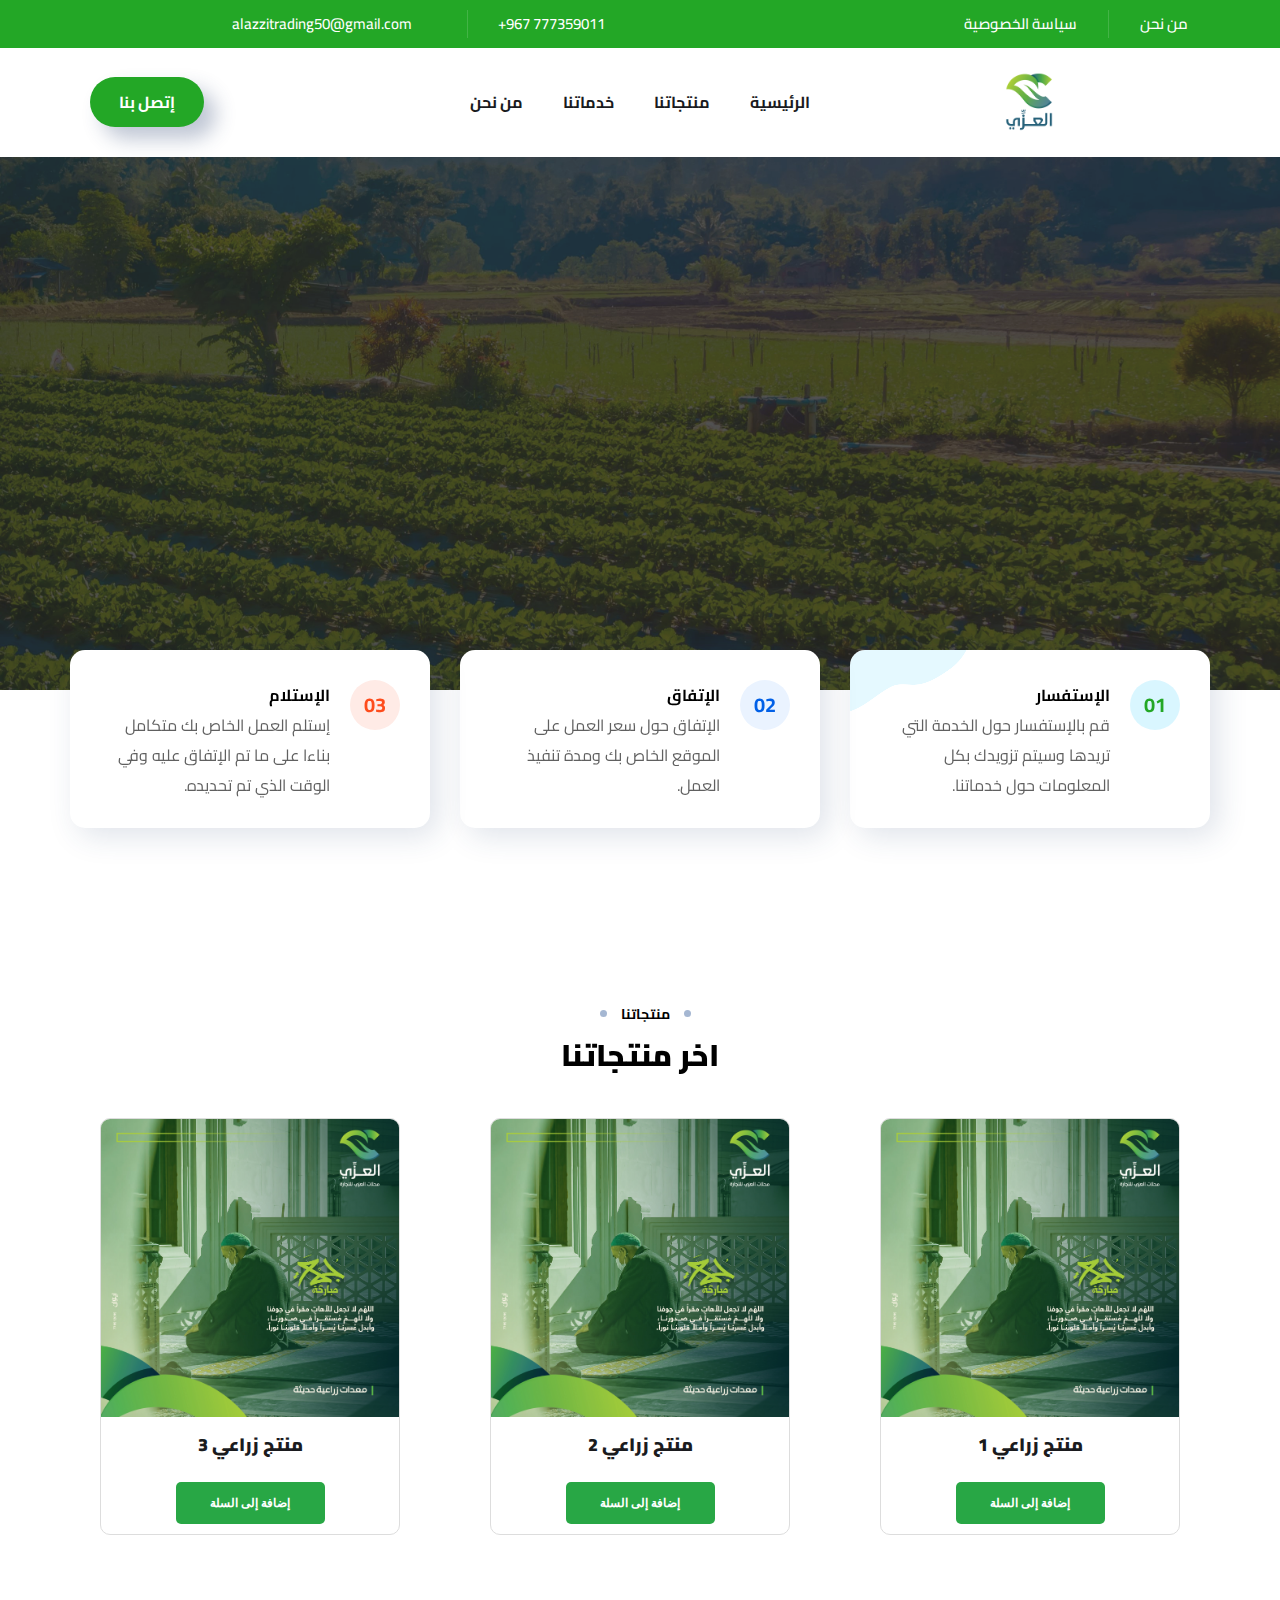
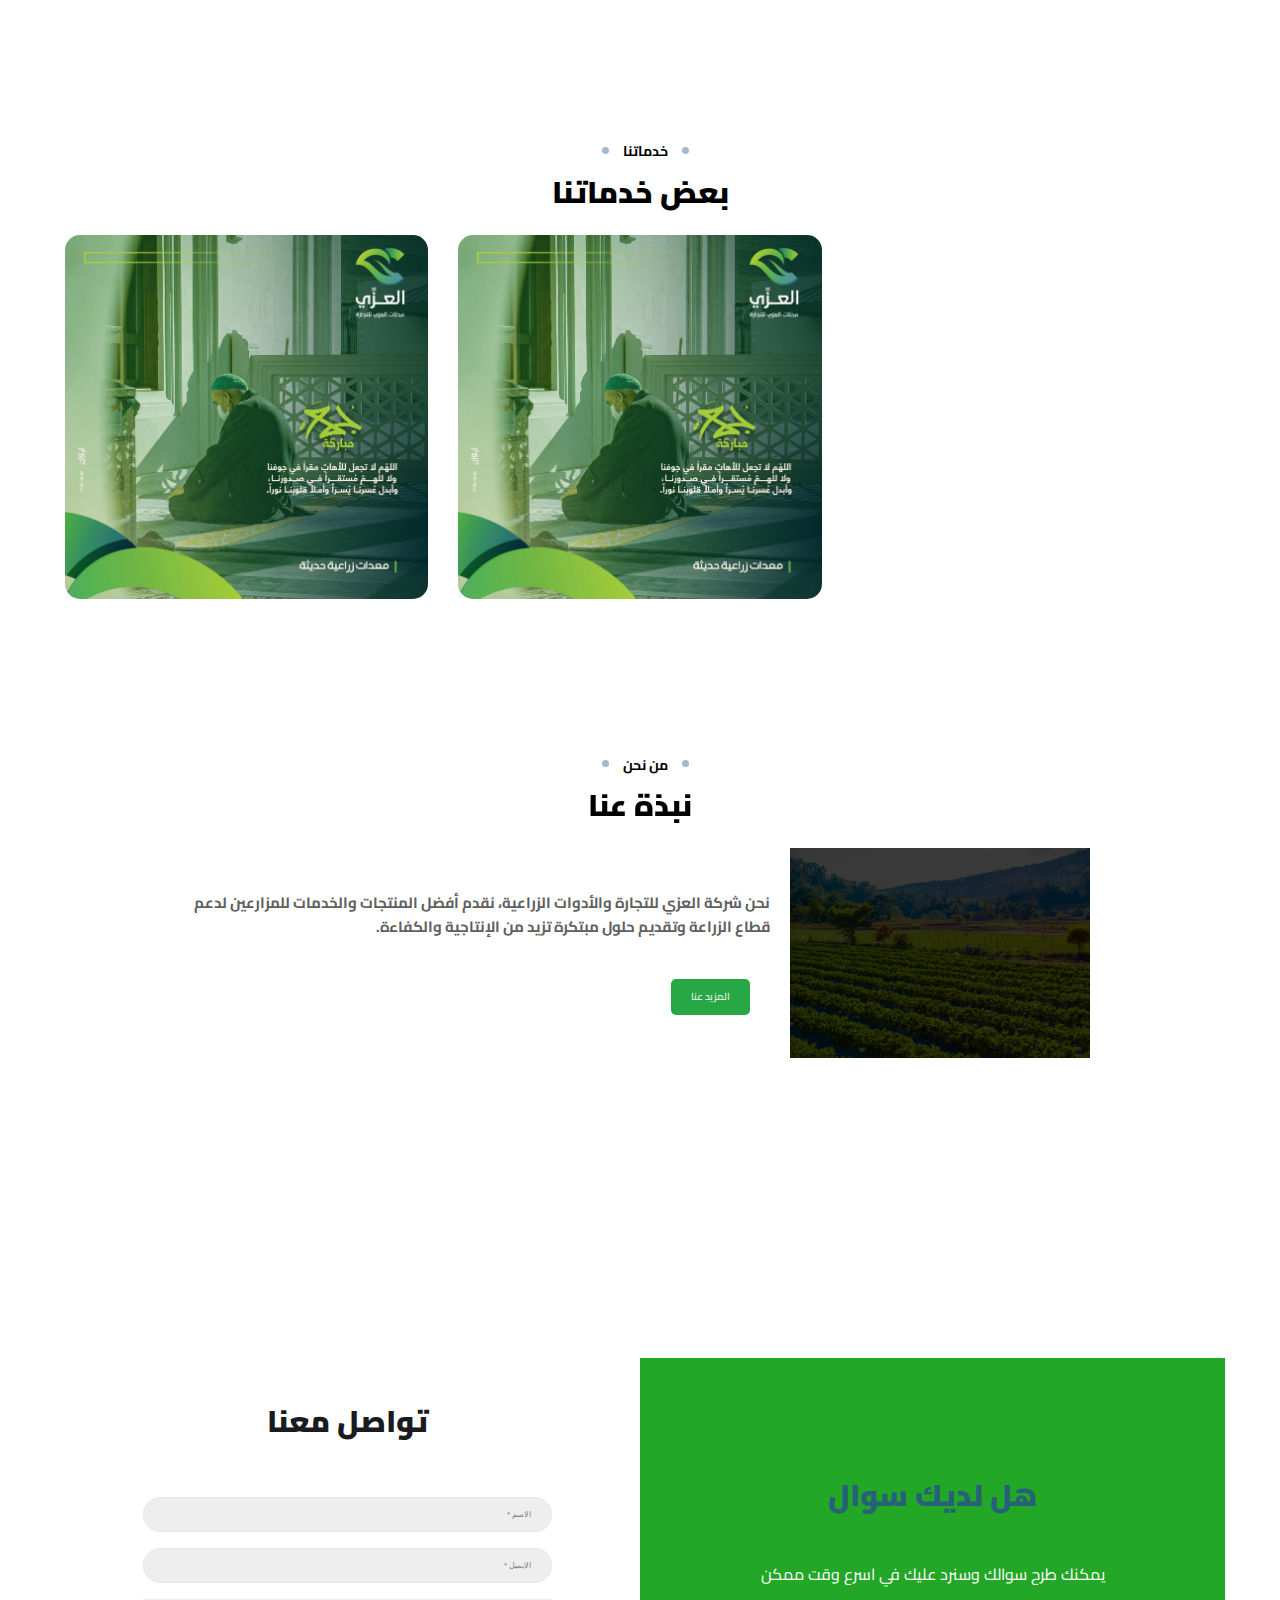
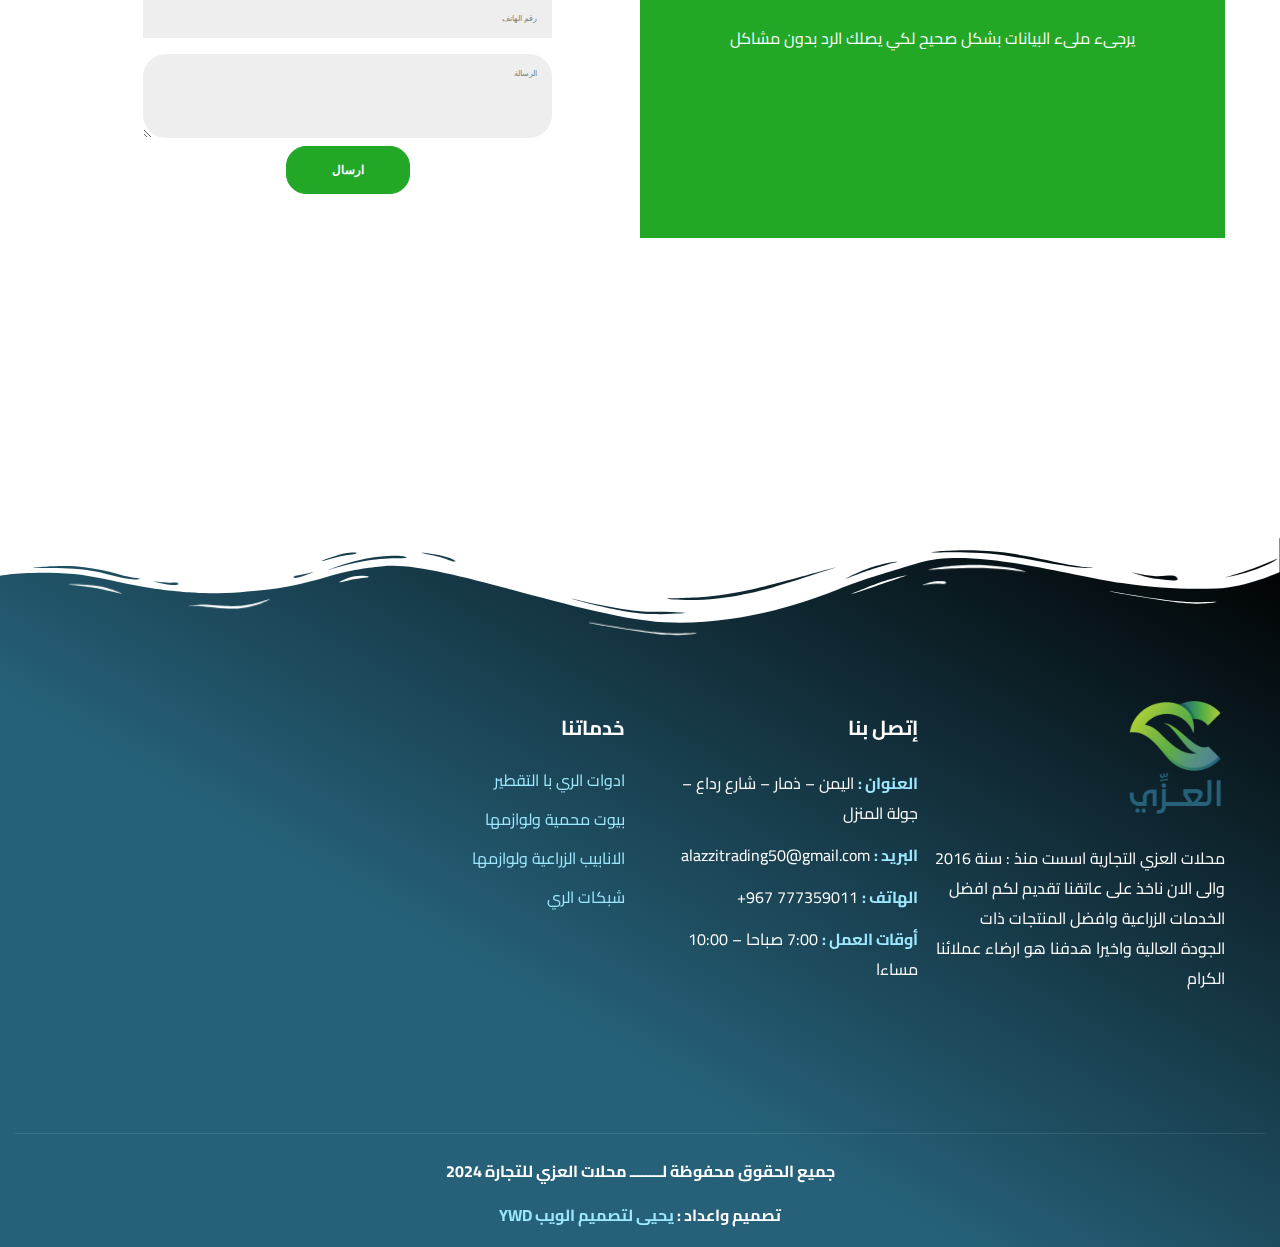
<file: index.html>
<!DOCTYPE html>
<html dir="rtl" lang="ar">

<!-- Mirrored from khidmanet.net/ by HTTrack Website Copier/3.x [XR&CO'2014], Thu, 04 Apr 2024 23:44:28 GMT -->
<!-- Added by HTTrack --><meta http-equiv="content-type" content="text/html;charset=UTF-8" /><!-- /Added by HTTrack -->
<head>
	<title>محلات العزي للتجارة - جميع المستلزمات الزراعية </title>
	<link href="https://fonts.googleapis.com/css2?family=Cairo&amp;display=swap" rel="stylesheet">
	<meta charset="UTF-8">
	<meta name="viewport" content="width=device-width, initial-scale=1.0" >
	

<style id='classic-theme-styles-inline-css' type='text/css'>
	.wp-block-button__link{color:#fff;background-color:#32373c;border-radius:9999px;box-shadow:none;text-decoration:none;padding:calc(.667em + 2px) calc(1.333em + 2px);font-size:1.125em}.wp-block-file__button{background:#32373c;color:#fff;text-decoration:none}
</style>
<style id='global-styles-inline-css' type='text/css'>
body{--wp--preset--color--black: #000000;--wp--preset--color--cyan-bluish-gray: #abb8c3;--wp--preset--color--white: #ffffff;--wp--preset--color--pale-pink: #f78da7;--wp--preset--color--vivid-red: #cf2e2e;--wp--preset--color--luminous-vivid-orange: #ff6900;--wp--preset--color--luminous-vivid-amber: #fcb900;--wp--preset--color--light-green-cyan: #7bdcb5;--wp--preset--color--vivid-green-cyan: #00d084;--wp--preset--color--pale-cyan-blue: #8ed1fc;--wp--preset--color--vivid-cyan-blue: #0693e3;--wp--preset--color--vivid-purple: #9b51e0;--wp--preset--gradient--vivid-cyan-blue-to-vivid-purple: linear-gradient(135deg,rgba(6,147,227,1) 0%,rgb(155,81,224) 100%);--wp--preset--gradient--light-green-cyan-to-vivid-green-cyan: linear-gradient(135deg,rgb(122,220,180) 0%,rgb(0,208,130) 100%);--wp--preset--gradient--luminous-vivid-amber-to-luminous-vivid-orange: linear-gradient(135deg,rgba(252,185,0,1) 0%,rgba(255,105,0,1) 100%);--wp--preset--gradient--luminous-vivid-orange-to-vivid-red: linear-gradient(135deg,rgba(255,105,0,1) 0%,rgb(207,46,46) 100%);--wp--preset--gradient--very-light-gray-to-cyan-bluish-gray: linear-gradient(135deg,rgb(238,238,238) 0%,rgb(169,184,195) 100%);--wp--preset--gradient--cool-to-warm-spectrum: linear-gradient(135deg,rgb(74,234,220) 0%,rgb(151,120,209) 20%,rgb(207,42,186) 40%,rgb(238,44,130) 60%,rgb(251,105,98) 80%,rgb(254,248,76) 100%);--wp--preset--gradient--blush-light-purple: linear-gradient(135deg,rgb(255,206,236) 0%,rgb(152,150,240) 100%);--wp--preset--gradient--blush-bordeaux: linear-gradient(135deg,rgb(254,205,165) 0%,rgb(254,45,45) 50%,rgb(107,0,62) 100%);--wp--preset--gradient--luminous-dusk: linear-gradient(135deg,rgb(255,203,112) 0%,rgb(199,81,192) 50%,rgb(65,88,208) 100%);--wp--preset--gradient--pale-ocean: linear-gradient(135deg,rgb(255,245,203) 0%,rgb(182,227,212) 50%,rgb(51,167,181) 100%);--wp--preset--gradient--electric-grass: linear-gradient(135deg,rgb(202,248,128) 0%,rgb(113,206,126) 100%);--wp--preset--gradient--midnight: linear-gradient(135deg,rgb(2,3,129) 0%,rgb(40,116,252) 100%);--wp--preset--font-size--small: 13px;--wp--preset--font-size--medium: 20px;--wp--preset--font-size--large: 36px;--wp--preset--font-size--x-large: 42px;--wp--preset--spacing--20: 0.44rem;--wp--preset--spacing--30: 0.67rem;--wp--preset--spacing--40: 1rem;--wp--preset--spacing--50: 1.5rem;--wp--preset--spacing--60: 2.25rem;--wp--preset--spacing--70: 3.38rem;--wp--preset--spacing--80: 5.06rem;--wp--preset--shadow--natural: 6px 6px 9px rgba(0, 0, 0, 0.2);--wp--preset--shadow--deep: 12px 12px 50px rgba(0, 0, 0, 0.4);--wp--preset--shadow--sharp: 6px 6px 0px rgba(0, 0, 0, 0.2);--wp--preset--shadow--outlined: 6px 6px 0px -3px rgba(255, 255, 255, 1), 6px 6px rgba(0, 0, 0, 1);--wp--preset--shadow--crisp: 6px 6px 0px rgba(0, 0, 0, 1);}:where(.is-layout-flex){gap: 0.5em;}:where(.is-layout-grid){gap: 0.5em;}body .is-layout-flow > .alignleft{float: left;margin-inline-start: 0;margin-inline-end: 2em;}body .is-layout-flow > .alignright{float: right;margin-inline-start: 2em;margin-inline-end: 0;}body .is-layout-flow > .aligncenter{margin-left: auto !important;margin-right: auto !important;}body .is-layout-constrained > .alignleft{float: left;margin-inline-start: 0;margin-inline-end: 2em;}body .is-layout-constrained > .alignright{float: right;margin-inline-start: 2em;margin-inline-end: 0;}body .is-layout-constrained > .aligncenter{margin-left: auto !important;margin-right: auto !important;}body .is-layout-constrained > :where(:not(.alignleft):not(.alignright):not(.alignfull)){max-width: var(--wp--style--global--content-size);margin-left: auto !important;margin-right: auto !important;}body .is-layout-constrained > .alignwide{max-width: var(--wp--style--global--wide-size);}body .is-layout-flex{display: flex;}body .is-layout-flex{flex-wrap: wrap;align-items: center;}body .is-layout-flex > *{margin: 0;}body .is-layout-grid{display: grid;}body .is-layout-grid > *{margin: 0;}:where(.wp-block-columns.is-layout-flex){gap: 2em;}:where(.wp-block-columns.is-layout-grid){gap: 2em;}:where(.wp-block-post-template.is-layout-flex){gap: 1.25em;}:where(.wp-block-post-template.is-layout-grid){gap: 1.25em;}.has-black-color{color: var(--wp--preset--color--black) !important;}.has-cyan-bluish-gray-color{color: var(--wp--preset--color--cyan-bluish-gray) !important;}.has-white-color{color: var(--wp--preset--color--white) !important;}.has-pale-pink-color{color: var(--wp--preset--color--pale-pink) !important;}.has-vivid-red-color{color: var(--wp--preset--color--vivid-red) !important;}.has-luminous-vivid-orange-color{color: var(--wp--preset--color--luminous-vivid-orange) !important;}.has-luminous-vivid-amber-color{color: var(--wp--preset--color--luminous-vivid-amber) !important;}.has-light-green-cyan-color{color: var(--wp--preset--color--light-green-cyan) !important;}.has-vivid-green-cyan-color{color: var(--wp--preset--color--vivid-green-cyan) !important;}.has-pale-cyan-blue-color{color: var(--wp--preset--color--pale-cyan-blue) !important;}.has-vivid-cyan-blue-color{color: var(--wp--preset--color--vivid-cyan-blue) !important;}.has-vivid-purple-color{color: var(--wp--preset--color--vivid-purple) !important;}.has-black-background-color{background-color: var(--wp--preset--color--black) !important;}.has-cyan-bluish-gray-background-color{background-color: var(--wp--preset--color--cyan-bluish-gray) !important;}.has-white-background-color{background-color: var(--wp--preset--color--white) !important;}.has-pale-pink-background-color{background-color: var(--wp--preset--color--pale-pink) !important;}.has-vivid-red-background-color{background-color: var(--wp--preset--color--vivid-red) !important;}.has-luminous-vivid-orange-background-color{background-color: var(--wp--preset--color--luminous-vivid-orange) !important;}.has-luminous-vivid-amber-background-color{background-color: var(--wp--preset--color--luminous-vivid-amber) !important;}.has-light-green-cyan-background-color{background-color: var(--wp--preset--color--light-green-cyan) !important;}.has-vivid-green-cyan-background-color{background-color: var(--wp--preset--color--vivid-green-cyan) !important;}.has-pale-cyan-blue-background-color{background-color: var(--wp--preset--color--pale-cyan-blue) !important;}.has-vivid-cyan-blue-background-color{background-color: var(--wp--preset--color--vivid-cyan-blue) !important;}.has-vivid-purple-background-color{background-color: var(--wp--preset--color--vivid-purple) !important;}.has-black-border-color{border-color: var(--wp--preset--color--black) !important;}.has-cyan-bluish-gray-border-color{border-color: var(--wp--preset--color--cyan-bluish-gray) !important;}.has-white-border-color{border-color: var(--wp--preset--color--white) !important;}.has-pale-pink-border-color{border-color: var(--wp--preset--color--pale-pink) !important;}.has-vivid-red-border-color{border-color: var(--wp--preset--color--vivid-red) !important;}.has-luminous-vivid-orange-border-color{border-color: var(--wp--preset--color--luminous-vivid-orange) !important;}.has-luminous-vivid-amber-border-color{border-color: var(--wp--preset--color--luminous-vivid-amber) !important;}.has-light-green-cyan-border-color{border-color: var(--wp--preset--color--light-green-cyan) !important;}.has-vivid-green-cyan-border-color{border-color: var(--wp--preset--color--vivid-green-cyan) !important;}.has-pale-cyan-blue-border-color{border-color: var(--wp--preset--color--pale-cyan-blue) !important;}.has-vivid-cyan-blue-border-color{border-color: var(--wp--preset--color--vivid-cyan-blue) !important;}.has-vivid-purple-border-color{border-color: var(--wp--preset--color--vivid-purple) !important;}.has-vivid-cyan-blue-to-vivid-purple-gradient-background{background: var(--wp--preset--gradient--vivid-cyan-blue-to-vivid-purple) !important;}.has-light-green-cyan-to-vivid-green-cyan-gradient-background{background: var(--wp--preset--gradient--light-green-cyan-to-vivid-green-cyan) !important;}.has-luminous-vivid-amber-to-luminous-vivid-orange-gradient-background{background: var(--wp--preset--gradient--luminous-vivid-amber-to-luminous-vivid-orange) !important;}.has-luminous-vivid-orange-to-vivid-red-gradient-background{background: var(--wp--preset--gradient--luminous-vivid-orange-to-vivid-red) !important;}.has-very-light-gray-to-cyan-bluish-gray-gradient-background{background: var(--wp--preset--gradient--very-light-gray-to-cyan-bluish-gray) !important;}.has-cool-to-warm-spectrum-gradient-background{background: var(--wp--preset--gradient--cool-to-warm-spectrum) !important;}.has-blush-light-purple-gradient-background{background: var(--wp--preset--gradient--blush-light-purple) !important;}.has-blush-bordeaux-gradient-background{background: var(--wp--preset--gradient--blush-bordeaux) !important;}.has-luminous-dusk-gradient-background{background: var(--wp--preset--gradient--luminous-dusk) !important;}.has-pale-ocean-gradient-background{background: var(--wp--preset--gradient--pale-ocean) !important;}.has-electric-grass-gradient-background{background: var(--wp--preset--gradient--electric-grass) !important;}.has-midnight-gradient-background{background: var(--wp--preset--gradient--midnight) !important;}.has-small-font-size{font-size: var(--wp--preset--font-size--small) !important;}.has-medium-font-size{font-size: var(--wp--preset--font-size--medium) !important;}.has-large-font-size{font-size: var(--wp--preset--font-size--large) !important;}.has-x-large-font-size{font-size: var(--wp--preset--font-size--x-large) !important;}
.wp-block-navigation a:where(:not(.wp-element-button)){color: inherit;}
:where(.wp-block-post-template.is-layout-flex){gap: 1.25em;}:where(.wp-block-post-template.is-layout-grid){gap: 1.25em;}
:where(.wp-block-columns.is-layout-flex){gap: 2em;}:where(.wp-block-columns.is-layout-grid){gap: 2em;}
.wp-block-pullquote{font-size: 1.5em;line-height: 1.6;}
</style>
<style class="optimize_css_2" type="text/css" media="all">.wpcf7 .screen-reader-response{position:absolute;overflow:hidden;clip:rect(1px,1px,1px,1px);clip-path:inset(50%);height:1px;width:1px;margin:-1px;padding:0;border:0;word-wrap:normal!important}.wpcf7 form .wpcf7-response-output{margin:2em .5em 1em;padding:.2em 1em;border:2px solid #00a0d2}.wpcf7 form.init .wpcf7-response-output,.wpcf7 form.resetting .wpcf7-response-output,.wpcf7 form.submitting .wpcf7-response-output{display:none}.wpcf7 form.sent .wpcf7-response-output{border-color:#46b450}.wpcf7 form.failed .wpcf7-response-output,.wpcf7 form.aborted .wpcf7-response-output{border-color:#dc3232}.wpcf7 form.spam .wpcf7-response-output{border-color:#f56e28}.wpcf7 form.invalid .wpcf7-response-output,.wpcf7 form.unaccepted .wpcf7-response-output,.wpcf7 form.payment-required .wpcf7-response-output{border-color:#ffb900}.wpcf7-form-control-wrap{position:relative}.wpcf7-not-valid-tip{color:#dc3232;font-size:1em;font-weight:400;display:block}.use-floating-validation-tip .wpcf7-not-valid-tip{position:relative;top:-2ex;left:1em;z-index:100;border:1px solid #dc3232;background:#fff;padding:.2em .8em;width:24em}.wpcf7-list-item{display:inline-block;margin:0 0 0 1em}.wpcf7-list-item-label::before,.wpcf7-list-item-label::after{content:" "}.wpcf7-spinner{visibility:hidden;display:inline-block;background-color:#23282d;opacity:.75;width:24px;height:24px;border:none;border-radius:100%;padding:0;margin:0 24px;position:relative}form.submitting .wpcf7-spinner{visibility:visible}.wpcf7-spinner::before{content:'';position:absolute;background-color:#fbfbfc;top:4px;left:4px;width:6px;height:6px;border:none;border-radius:100%;transform-origin:8px 8px;animation-name:spin;animation-duration:1000ms;animation-timing-function:linear;animation-iteration-count:infinite}@media (prefers-reduced-motion:reduce){.wpcf7-spinner::before{animation-name:blink;animation-duration:2000ms}}@keyframes spin{from{transform:rotate(0deg)}to{transform:rotate(360deg)}}@keyframes blink{from{opacity:0}50%{opacity:1}to{opacity:0}}.wpcf7 [inert]{opacity:.5}.wpcf7 input[type="file"]{cursor:pointer}.wpcf7 input[type="file"]:disabled{cursor:default}.wpcf7 .wpcf7-submit:disabled{cursor:not-allowed}.wpcf7 input[type="url"],.wpcf7 input[type="email"],.wpcf7 input[type="tel"]{direction:ltr}.wpcf7-reflection>output{display:list-item;list-style:none}.wpcf7-reflection>output[hidden]{display:none}</style>
<style class="optimize_css_2" type="text/css" media="all">.wpcf7-not-valid-tip{direction:rtl}.use-floating-validation-tip .wpcf7-not-valid-tip{right:1em}.wpcf7-list-item{margin:0 1em 0 0}</style>
<style class="optimize_css_2" type="text/css" media="all">/*!
 * Bootstrap v3.3.7 (http://getbootstrap.com)
 * Copyright 2011-2018 Twitter, Inc.
 * Licensed under MIT (https://github.com/twbs/bootstrap/blob/master/LICENSE)
 *//*!
 * Generated using the Bootstrap Customizer (<none>)
 * Config saved to config.json and <none>
 *//*!
 * Bootstrap v3.3.7 (http://getbootstrap.com)
 * Copyright 2011-2016 Twitter, Inc.
 * Licensed under MIT (https://github.com/twbs/bootstrap/blob/master/LICENSE)
 *//*! normalize.css v3.0.3 | MIT License | github.com/necolas/normalize.css */hr,img,legend{border:0}legend,td,th{padding:0}body,figure{margin:0}html{font-family:sans-serif;-ms-text-size-adjust:100%;-webkit-text-size-adjust:100%}article,aside,details,figcaption,figure,footer,header,hgroup,main,menu,nav,section,summary{display:block}audio,canvas,progress,video{display:inline-block;vertical-align:baseline}audio:not([controls]){display:none;height:0}[hidden],template{display:none}a{background-color:transparent;color:#337ab7;text-decoration:none}a:active,a:hover{outline:0}abbr[title]{border-bottom:1px dotted}b,optgroup,strong{font-weight:700}dfn{font-style:italic}h1{font-size:2em;margin:.67em 0}mark{background:#ff0;color:#000}.img-thumbnail,body{background-color:#fff}small{font-size:80%}sub,sup{font-size:75%;line-height:0;position:relative;vertical-align:baseline}sup{top:-.5em}sub{bottom:-.25em}img{vertical-align:middle}svg:not(:root){overflow:hidden}hr{-webkit-box-sizing:content-box;-moz-box-sizing:content-box;box-sizing:content-box;height:0}pre,textarea{overflow:auto}code,kbd,pre,samp{font-family:monospace,monospace;font-size:1em}button,input,optgroup,select,textarea{color:inherit;font:inherit;margin:0}button{overflow:visible}button,select{text-transform:none}button,html input[type=button],input[type=reset],input[type=submit]{-webkit-appearance:button;cursor:pointer}button[disabled],html input[disabled]{cursor:default}button::-moz-focus-inner,input::-moz-focus-inner{border:0;padding:0}input[type=checkbox],input[type=radio]{-webkit-box-sizing:border-box;-moz-box-sizing:border-box;box-sizing:border-box;padding:0}input[type=number]::-webkit-inner-spin-button,input[type=number]::-webkit-outer-spin-button{height:auto}input[type=search]{-webkit-appearance:textfield;-webkit-box-sizing:content-box;-moz-box-sizing:content-box;box-sizing:content-box}input[type=search]::-webkit-search-cancel-button,input[type=search]::-webkit-search-decoration{-webkit-appearance:none}fieldset{border:1px solid silver;margin:0 2px;padding:.35em .625em .75em}table{border-collapse:collapse;border-spacing:0}*,:after,:before{-webkit-box-sizing:border-box;-moz-box-sizing:border-box;box-sizing:border-box}html{font-size:10px;-webkit-tap-highlight-color:transparent}body{font-family:"Helvetica Neue",Helvetica,Arial,sans-serif;font-size:14px;line-height:1.42857143;color:#333}button,input,select,textarea{font-family:inherit;font-size:inherit;line-height:inherit}a:focus,a:hover{color:#23527c;text-decoration:underline}a:focus{outline:-webkit-focus-ring-color auto 5px;outline-offset:-2px}.img-responsive{display:block;max-width:100%;height:auto}.img-rounded{border-radius:6px}.img-thumbnail{padding:4px;line-height:1.42857143;border:1px solid #ddd;border-radius:4px;-webkit-transition:all .2s ease-in-out;-o-transition:all .2s ease-in-out;transition:all .2s ease-in-out;display:inline-block;max-width:100%;height:auto}.img-circle{border-radius:50%}hr{margin-top:20px;margin-bottom:20px;border-top:1px solid #eee}.sr-only{position:absolute;width:1px;height:1px;margin:-1px;padding:0;overflow:hidden;clip:rect(0,0,0,0);border:0}.sr-only-focusable:active,.sr-only-focusable:focus{position:static;width:auto;height:auto;margin:0;overflow:visible;clip:auto}.container,.container-fluid{margin-right:auto;margin-left:auto;padding-left:15px;padding-right:15px}[role=button]{cursor:pointer}@media (min-width:768px){.container{width:750px}}@media (min-width:992px){.container{width:970px}}@media (min-width:1230px){.container{width:1200px}}.row{margin-left:-15px;margin-right:-15px}.col-lg-1,.col-lg-10,.col-lg-11,.col-lg-12,.col-lg-2,.col-lg-3,.col-lg-4,.col-lg-5,.col-lg-6,.col-lg-7,.col-lg-8,.col-lg-9,.col-md-1,.col-md-10,.col-md-11,.col-md-12,.col-md-2,.col-md-3,.col-md-4,.col-md-5,.col-md-6,.col-md-7,.col-md-8,.col-md-9,.col-sm-1,.col-sm-10,.col-sm-11,.col-sm-12,.col-sm-2,.col-sm-3,.col-sm-4,.col-sm-5,.col-sm-6,.col-sm-7,.col-sm-8,.col-sm-9,.col-xs-1,.col-xs-10,.col-xs-11,.col-xs-12,.col-xs-2,.col-xs-3,.col-xs-4,.col-xs-5,.col-xs-6,.col-xs-7,.col-xs-8,.col-xs-9{position:relative;min-height:1px;padding-left:15px;padding-right:15px}.col-xs-1,.col-xs-10,.col-xs-11,.col-xs-12,.col-xs-2,.col-xs-3,.col-xs-4,.col-xs-5,.col-xs-6,.col-xs-7,.col-xs-8,.col-xs-9{float:left}.col-xs-12{width:100%}.col-xs-11{width:91.66666667%}.col-xs-10{width:83.33333333%}.col-xs-9{width:75%}.col-xs-8{width:66.66666667%}.col-xs-7{width:58.33333333%}.col-xs-6{width:50%}.col-xs-5{width:41.66666667%}.col-xs-4{width:33.33333333%}.col-xs-3{width:25%}.col-xs-2{width:16.66666667%}.col-xs-1{width:8.33333333%}.col-xs-pull-12{right:100%}.col-xs-pull-11{right:91.66666667%}.col-xs-pull-10{right:83.33333333%}.col-xs-pull-9{right:75%}.col-xs-pull-8{right:66.66666667%}.col-xs-pull-7{right:58.33333333%}.col-xs-pull-6{right:50%}.col-xs-pull-5{right:41.66666667%}.col-xs-pull-4{right:33.33333333%}.col-xs-pull-3{right:25%}.col-xs-pull-2{right:16.66666667%}.col-xs-pull-1{right:8.33333333%}.col-xs-pull-0{right:auto}.col-xs-push-12{left:100%}.col-xs-push-11{left:91.66666667%}.col-xs-push-10{left:83.33333333%}.col-xs-push-9{left:75%}.col-xs-push-8{left:66.66666667%}.col-xs-push-7{left:58.33333333%}.col-xs-push-6{left:50%}.col-xs-push-5{left:41.66666667%}.col-xs-push-4{left:33.33333333%}.col-xs-push-3{left:25%}.col-xs-push-2{left:16.66666667%}.col-xs-push-1{left:8.33333333%}.col-xs-push-0{left:auto}.col-xs-offset-12{margin-left:100%}.col-xs-offset-11{margin-left:91.66666667%}.col-xs-offset-10{margin-left:83.33333333%}.col-xs-offset-9{margin-left:75%}.col-xs-offset-8{margin-left:66.66666667%}.col-xs-offset-7{margin-left:58.33333333%}.col-xs-offset-6{margin-left:50%}.col-xs-offset-5{margin-left:41.66666667%}.col-xs-offset-4{margin-left:33.33333333%}.col-xs-offset-3{margin-left:25%}.col-xs-offset-2{margin-left:16.66666667%}.col-xs-offset-1{margin-left:8.33333333%}.col-xs-offset-0{margin-left:0}@media (min-width:768px){.col-sm-1,.col-sm-10,.col-sm-11,.col-sm-12,.col-sm-2,.col-sm-3,.col-sm-4,.col-sm-5,.col-sm-6,.col-sm-7,.col-sm-8,.col-sm-9{float:left}.col-sm-12{width:100%}.col-sm-11{width:91.66666667%}.col-sm-10{width:83.33333333%}.col-sm-9{width:75%}.col-sm-8{width:66.66666667%}.col-sm-7{width:58.33333333%}.col-sm-6{width:50%}.col-sm-5{width:41.66666667%}.col-sm-4{width:33.33333333%}.col-sm-3{width:25%}.col-sm-2{width:16.66666667%}.col-sm-1{width:8.33333333%}.col-sm-pull-12{right:100%}.col-sm-pull-11{right:91.66666667%}.col-sm-pull-10{right:83.33333333%}.col-sm-pull-9{right:75%}.col-sm-pull-8{right:66.66666667%}.col-sm-pull-7{right:58.33333333%}.col-sm-pull-6{right:50%}.col-sm-pull-5{right:41.66666667%}.col-sm-pull-4{right:33.33333333%}.col-sm-pull-3{right:25%}.col-sm-pull-2{right:16.66666667%}.col-sm-pull-1{right:8.33333333%}.col-sm-pull-0{right:auto}.col-sm-push-12{left:100%}.col-sm-push-11{left:91.66666667%}.col-sm-push-10{left:83.33333333%}.col-sm-push-9{left:75%}.col-sm-push-8{left:66.66666667%}.col-sm-push-7{left:58.33333333%}.col-sm-push-6{left:50%}.col-sm-push-5{left:41.66666667%}.col-sm-push-4{left:33.33333333%}.col-sm-push-3{left:25%}.col-sm-push-2{left:16.66666667%}.col-sm-push-1{left:8.33333333%}.col-sm-push-0{left:auto}.col-sm-offset-12{margin-left:100%}.col-sm-offset-11{margin-left:91.66666667%}.col-sm-offset-10{margin-left:83.33333333%}.col-sm-offset-9{margin-left:75%}.col-sm-offset-8{margin-left:66.66666667%}.col-sm-offset-7{margin-left:58.33333333%}.col-sm-offset-6{margin-left:50%}.col-sm-offset-5{margin-left:41.66666667%}.col-sm-offset-4{margin-left:33.33333333%}.col-sm-offset-3{margin-left:25%}.col-sm-offset-2{margin-left:16.66666667%}.col-sm-offset-1{margin-left:8.33333333%}.col-sm-offset-0{margin-left:0}}@media (min-width:992px){.col-md-1,.col-md-10,.col-md-11,.col-md-12,.col-md-2,.col-md-3,.col-md-4,.col-md-5,.col-md-6,.col-md-7,.col-md-8,.col-md-9{float:left}.col-md-12{width:100%}.col-md-11{width:91.66666667%}.col-md-10{width:83.33333333%}.col-md-9{width:75%}.col-md-8{width:66.66666667%}.col-md-7{width:58.33333333%}.col-md-6{width:50%}.col-md-5{width:41.66666667%}.col-md-4{width:33.33333333%}.col-md-3{width:25%}.col-md-2{width:16.66666667%}.col-md-1{width:8.33333333%}.col-md-pull-12{right:100%}.col-md-pull-11{right:91.66666667%}.col-md-pull-10{right:83.33333333%}.col-md-pull-9{right:75%}.col-md-pull-8{right:66.66666667%}.col-md-pull-7{right:58.33333333%}.col-md-pull-6{right:50%}.col-md-pull-5{right:41.66666667%}.col-md-pull-4{right:33.33333333%}.col-md-pull-3{right:25%}.col-md-pull-2{right:16.66666667%}.col-md-pull-1{right:8.33333333%}.col-md-pull-0{right:auto}.col-md-push-12{left:100%}.col-md-push-11{left:91.66666667%}.col-md-push-10{left:83.33333333%}.col-md-push-9{left:75%}.col-md-push-8{left:66.66666667%}.col-md-push-7{left:58.33333333%}.col-md-push-6{left:50%}.col-md-push-5{left:41.66666667%}.col-md-push-4{left:33.33333333%}.col-md-push-3{left:25%}.col-md-push-2{left:16.66666667%}.col-md-push-1{left:8.33333333%}.col-md-push-0{left:auto}.col-md-offset-12{margin-left:100%}.col-md-offset-11{margin-left:91.66666667%}.col-md-offset-10{margin-left:83.33333333%}.col-md-offset-9{margin-left:75%}.col-md-offset-8{margin-left:66.66666667%}.col-md-offset-7{margin-left:58.33333333%}.col-md-offset-6{margin-left:50%}.col-md-offset-5{margin-left:41.66666667%}.col-md-offset-4{margin-left:33.33333333%}.col-md-offset-3{margin-left:25%}.col-md-offset-2{margin-left:16.66666667%}.col-md-offset-1{margin-left:8.33333333%}.col-md-offset-0{margin-left:0}}@media (min-width:1200px){.col-lg-1,.col-lg-10,.col-lg-11,.col-lg-12,.col-lg-2,.col-lg-3,.col-lg-4,.col-lg-5,.col-lg-6,.col-lg-7,.col-lg-8,.col-lg-9{float:left}.col-lg-12{width:100%}.col-lg-11{width:91.66666667%}.col-lg-10{width:83.33333333%}.col-lg-9{width:75%}.col-lg-8{width:66.66666667%}.col-lg-7{width:58.33333333%}.col-lg-6{width:50%}.col-lg-5{width:41.66666667%}.col-lg-4{width:33.33333333%}.col-lg-3{width:25%}.col-lg-2{width:16.66666667%}.col-lg-1{width:8.33333333%}.col-lg-pull-12{right:100%}.col-lg-pull-11{right:91.66666667%}.col-lg-pull-10{right:83.33333333%}.col-lg-pull-9{right:75%}.col-lg-pull-8{right:66.66666667%}.col-lg-pull-7{right:58.33333333%}.col-lg-pull-6{right:50%}.col-lg-pull-5{right:41.66666667%}.col-lg-pull-4{right:33.33333333%}.col-lg-pull-3{right:25%}.col-lg-pull-2{right:16.66666667%}.col-lg-pull-1{right:8.33333333%}.col-lg-pull-0{right:auto}.col-lg-push-12{left:100%}.col-lg-push-11{left:91.66666667%}.col-lg-push-10{left:83.33333333%}.col-lg-push-9{left:75%}.col-lg-push-8{left:66.66666667%}.col-lg-push-7{left:58.33333333%}.col-lg-push-6{left:50%}.col-lg-push-5{left:41.66666667%}.col-lg-push-4{left:33.33333333%}.col-lg-push-3{left:25%}.col-lg-push-2{left:16.66666667%}.col-lg-push-1{left:8.33333333%}.col-lg-push-0{left:auto}.col-lg-offset-12{margin-left:100%}.col-lg-offset-11{margin-left:91.66666667%}.col-lg-offset-10{margin-left:83.33333333%}.col-lg-offset-9{margin-left:75%}.col-lg-offset-8{margin-left:66.66666667%}.col-lg-offset-7{margin-left:58.33333333%}.col-lg-offset-6{margin-left:50%}.col-lg-offset-5{margin-left:41.66666667%}.col-lg-offset-4{margin-left:33.33333333%}.col-lg-offset-3{margin-left:25%}.col-lg-offset-2{margin-left:16.66666667%}.col-lg-offset-1{margin-left:8.33333333%}.col-lg-offset-0{margin-left:0}}.clearfix:after,.clearfix:before,.container-fluid:after,.container-fluid:before,.container:after,.container:before,.row:after,.row:before{content:" ";display:table}.clearfix:after,.container-fluid:after,.container:after,.row:after{clear:both}.center-block{display:block;margin-left:auto;margin-right:auto}.pull-right{float:right!important}.pull-left{float:left!important}.hide{display:none!important}.show{display:block!important}.invisible{visibility:hidden}.text-hide{font:0/0 a;color:transparent;text-shadow:none;background-color:transparent;border:0}.hidden{display:none!important}.affix{position:fixed}</style>
<style class="optimize_css_2" type="text/css" media="all">@font-face{font-family:"Flaticon";src:url(wp-content/themes/onum/fonts/Flaticon.eot);src:url(https://khidmanet.net/wp-content/themes/onum/css/../fonts/Flaticon.eot#1712110261) format("embedded-opentype"),url(https://khidmanet.net/wp-content/themes/onum/css/../fonts/Flaticon.woff2) format("woff2"),url(https://khidmanet.net/wp-content/themes/onum/css/../fonts/Flaticon.woff) format("woff"),url(https://khidmanet.net/wp-content/themes/onum/css/../fonts/Flaticon.ttf) format("truetype"),url(https://khidmanet.net/wp-content/themes/onum/css/../fonts/Flaticon.svg#Flaticon) format("svg");font-weight:400;font-style:normal}@media screen and (-webkit-min-device-pixel-ratio:0){@font-face{font-family:"Flaticon";src:url(https://khidmanet.net/wp-content/themes/onum/css/../fonts/Flaticon.svg#Flaticon) format("svg")}}[class^="flaticon-"]:before,[class*=" flaticon-"]:before,[class^="flaticon-"]:after,[class*=" flaticon-"]:after{font-family:Flaticon;font-size:14px;font-style:normal;margin-left:0}.flaticon-arrow-point-to-right:before{content:"\f100"}.flaticon-right-arrow:before{content:"\f101"}.flaticon-placeholder-filled-point:before{content:"\f102"}.flaticon-placeholder:before{content:"\f103"}.flaticon-phone:before{content:"\f104"}.flaticon-clock:before{content:"\f105"}.flaticon-search:before{content:"\f106"}.flaticon-supermarket:before{content:"\f107"}.flaticon-24h:before{content:"\f108"}.flaticon-check:before{content:"\f109"}.flaticon-share:before{content:"\f10a"}.flaticon-share-1:before{content:"\f10b"}.flaticon-arrowhead-thin-outline-to-the-left:before{content:"\f10c"}.flaticon-arrow-down-sign-to-navigate:before{content:"\f10d"}.flaticon-navigate-up-arrow:before{content:"\f10e"}.flaticon-chain:before{content:"\f10f"}.flaticon-heart:before{content:"\f110"}.flaticon-e-commerce-like-heart:before{content:"\f111"}.flaticon-like:before{content:"\f112"}.flaticon-heart-1:before{content:"\f113"}.flaticon-quote:before{content:"\f114"}.flaticon-quotation:before{content:"\f115"}.flaticon-writer:before{content:"\f116"}.flaticon-add:before{content:"\f117"}.flaticon-add-1:before{content:"\f118"}.flaticon-add-2:before{content:"\f119"}.flaticon-delete:before{content:"\f11a"}.flaticon-close-cross:before{content:"\f11b"}.flaticon-close:before{content:"\f11c"}.flaticon-close-button:before{content:"\f11d"}.flaticon-eye-open:before{content:"\f11e"}.flaticon-view:before{content:"\f11f"}.flaticon-left-arrow:before{content:"\f120"}.flaticon-right-arrow-1:before{content:"\f121"}.flaticon-left-arrow-1:before{content:"\f122"}.flaticon-arrow-pointing-to-right:before{content:"\f123"}.flaticon-next:before{content:"\f124"}.flaticon-keyboard-right-arrow-button:before{content:"\f125"}.flaticon-down-arrow:before{content:"\f126"}.flaticon-cart:before{content:"\f127"}.flaticon-graphic:before{content:"\f128"}.flaticon-portfolio:before{content:"\f129"}.flaticon-rocket:before{content:"\f12a"}.flaticon-aim:before{content:"\f12b"}.flaticon-system:before{content:"\f12c"}.flaticon-report:before{content:"\f12d"}.flaticon-globe:before{content:"\f12e"}.flaticon-startup:before{content:"\f12f"}.flaticon-internet:before{content:"\f130"}.flaticon-growth:before{content:"\f131"}.flaticon-pie-chart:before{content:"\f132"}.flaticon-pie-chart-1:before{content:"\f133"}.flaticon-document:before{content:"\f134"}.flaticon-search-1:before{content:"\f135"}.flaticon-coding:before{content:"\f136"}.flaticon-pie-chart-2:before{content:"\f137"}.flaticon-cloud-computing:before{content:"\f138"}.flaticon-pinterest:before{content:"\f139"}.flaticon-arrow-pointing-to-left:before{content:"\f13a"}.flaticon-arrow-pointing-to-down:before{content:"\f13b"}.flaticon-arrow-pointing-to-up:before{content:"\f13c"}.flaticon-world:before{content:"\f13d"}.flaticon-note:before{content:"\f13e"}.flaticon-viber:before{content:"\f13f"}.flaticon-star:before{content:"\f140"}.flaticon-phone-1:before{content:"\f141"}.flaticon-envelope:before{content:"\f142"}.flaticon-cart-1:before{content:"\f143"}.flaticon-user:before{content:"\f144"}.flaticon-send:before{content:"\f145"}.flaticon-analytics:before{content:"\f146"}.flaticon-chart:before{content:"\f147"}.flaticon-chat:before{content:"\f148"}.flaticon-link:before{content:"\f149"}.flaticon-heart-2:before{content:"\f14a"}.flaticon-info:before{content:"\f14b"}.flaticon-close-1:before{content:"\f14c"}.flaticon-check-1:before{content:"\f14d"}.flaticon-check-2:before{content:"\f14e"}.flaticon-exclamation:before{content:"\f14f"}.flaticon-danger:before{content:"\f150"}.flaticon-facebook-logo:before{content:"\f151"}.flaticon-facebook-letter-logo:before{content:"\f152"}.flaticon-twitter:before{content:"\f153"}.flaticon-twitter-black-shape:before{content:"\f154"}.flaticon-twitter-social-logotype:before{content:"\f155"}.flaticon-instagram:before{content:"\f156"}.flaticon-instagram-logo:before{content:"\f157"}.flaticon-instagram-1:before{content:"\f158"}.flaticon-instagram-2:before{content:"\f159"}.flaticon-pinterest-letter-logo:before{content:"\f15a"}.flaticon-pinterest-1:before{content:"\f15b"}</style>
<style class="optimize_css_2" type="text/css" media="all">.slick-slider{position:relative;display:block;box-sizing:border-box;-webkit-user-select:none;-moz-user-select:none;-ms-user-select:none;user-select:none;-webkit-touch-callout:none;-khtml-user-select:none;-ms-touch-action:pan-y;touch-action:pan-y;-webkit-tap-highlight-color:transparent}.slick-list{position:relative;display:block;overflow:hidden;margin:0;padding:0}.slick-list:focus{outline:none}.slick-list.dragging{cursor:pointer;cursor:hand}.slick-slider .slick-track,.slick-slider .slick-list{-webkit-transform:translate3d(0,0,0);-moz-transform:translate3d(0,0,0);-ms-transform:translate3d(0,0,0);-o-transform:translate3d(0,0,0);transform:translate3d(0,0,0)}.slick-track{position:relative;top:0;left:0;display:block;margin-left:auto;margin-right:auto}.slick-track:before,.slick-track:after{display:table;content:''}.slick-track:after{clear:both}.slick-loading .slick-track{visibility:hidden}.slick-slide{display:none;float:left;outline:none;height:100%;min-height:1px}[dir='rtl'] .slick-slide{float:right}.slick-slide img{display:block}.slick-slide.slick-loading img{display:none}.slick-slide.dragging img{pointer-events:none}.slick-initialized .slick-slide{display:block}.slick-loading .slick-slide{visibility:hidden}.slick-vertical .slick-slide{display:block;height:auto;border:1px solid transparent}.slick-arrow.slick-hidden{display:none}</style>
<style class="optimize_css_2" type="text/css" media="all">.slick-prev,.slick-next{font-size:0;line-height:0;position:absolute;top:50%;display:block;width:20px;height:20px;padding:0;-webkit-transform:translate(0,-50%);-ms-transform:translate(0,-50%);transform:translate(0,-50%);cursor:pointer;color:transparent;border:none;outline:none;background:transparent}.slick-prev:hover,.slick-prev:focus,.slick-next:hover,.slick-next:focus{color:transparent;outline:none;background:transparent}.slick-prev:hover:before,.slick-prev:focus:before,.slick-next:hover:before,.slick-next:focus:before{opacity:1}.slick-prev.slick-disabled:before,.slick-next.slick-disabled:before{opacity:.25}.slick-prev:before,.slick-next:before{font-family:'slick';font-size:20px;line-height:1;opacity:.75;color:#fff;-webkit-font-smoothing:antialiased;-moz-osx-font-smoothing:grayscale}.slick-prev{left:-25px}[dir='rtl'] .slick-prev{right:-25px;left:auto}.slick-prev:before{content:'←'}[dir='rtl'] .slick-prev:before{content:'→'}.slick-next{right:-25px}[dir='rtl'] .slick-next{right:auto;left:-25px}.slick-next:before{content:'→'}[dir='rtl'] .slick-next:before{content:'←'}.slick-dotted.slick-slider{margin-bottom:30px}.slick-dots{position:absolute;bottom:-40px;display:block;width:100%;padding:0;margin:0;list-style:none;text-align:center}.slick-dots li{position:relative;display:inline-block;width:20px;height:20px;margin:0 5px;padding:0;cursor:pointer}.slick-dots li button{font-size:0;line-height:0;display:block;width:20px;height:20px;padding:5px;cursor:pointer;color:transparent;border:0;outline:none;background:transparent}.slick-dots li button:hover,.slick-dots li button:focus{outline:none}.slick-dots li button:hover:before,.slick-dots li button:focus:before{opacity:1}.slick-dots li button:before{font-family:'slick';font-size:24px;line-height:20px;position:absolute;top:0;left:0;width:20px;height:20px;content:'•';text-align:center;opacity:.25;color:#000;-webkit-font-smoothing:antialiased;-moz-osx-font-smoothing:grayscale}.slick-dots li.slick-active button:before{opacity:1;color:#000}</style>
<style class="optimize_css_2" type="text/css" media="all">/*! Magnific PopUp CSS*/
.mfp-bg,.mfp-wrap{position:fixed;left:0;top:0}.mfp-bg,.mfp-container,.mfp-wrap{height:100%;width:100%}.mfp-container:before,.mfp-figure:after{content:''}.mfp-bg{z-index:1042;overflow:hidden;background:#0b0b0b;opacity:.8;filter:alpha(opacity=80)}.mfp-wrap{z-index:1043;outline:0!important;-webkit-backface-visibility:hidden}.mfp-container{text-align:center;position:absolute;left:0;top:0;padding:0 8px;-webkit-box-sizing:border-box;-moz-box-sizing:border-box;box-sizing:border-box}.mfp-container:before{display:inline-block;height:100%;vertical-align:middle}.mfp-align-top .mfp-container:before{display:none}.mfp-content{position:relative;display:inline-block;vertical-align:middle;margin:0 auto;text-align:left;z-index:1045}.mfp-close,.mfp-preloader{text-align:center;position:absolute}.mfp-ajax-holder .mfp-content,.mfp-inline-holder .mfp-content{width:100%;cursor:auto}.mfp-ajax-cur{cursor:progress}.mfp-zoom-out-cur,.mfp-zoom-out-cur .mfp-image-holder .mfp-close{cursor:-moz-zoom-out;cursor:-webkit-zoom-out;cursor:zoom-out}.mfp-zoom{cursor:pointer;cursor:-webkit-zoom-in;cursor:-moz-zoom-in;cursor:zoom-in}.mfp-auto-cursor .mfp-content{cursor:auto}.mfp-arrow,.mfp-close,.mfp-counter,.mfp-preloader{-webkit-user-select:none;-moz-user-select:none;user-select:none}.mfp-loading.mfp-figure{display:none}.mfp-hide{display:none!important}.mfp-preloader{color:#ccc;top:50%;width:auto;margin-top:-.8em;left:8px;right:8px;z-index:1044}.mfp-preloader a{color:#ccc}.mfp-close,.mfp-preloader a:hover{color:#fff}.mfp-s-error .mfp-content,.mfp-s-ready .mfp-preloader{display:none}button.mfp-arrow,button.mfp-close{overflow:visible;cursor:pointer;background:0 0;border:0;-webkit-appearance:none;display:block;outline:0;padding:0;z-index:1046;-webkit-box-shadow:none;box-shadow:none}button::-moz-focus-inner{padding:0;border:0}.mfp-close{width:44px;height:44px;line-height:44px;right:0;top:0;text-decoration:none;opacity:.65;filter:alpha(opacity=65);padding:0 0 18px 10px;font-style:normal;font-size:28px;font-family:Arial,Baskerville,monospace}.mfp-close:focus,.mfp-close:hover{opacity:1;filter:alpha(opacity=100)}.mfp-close:active{top:1px}.mfp-close-btn-in .mfp-close{color:#333}.mfp-iframe-holder .mfp-close,.mfp-image-holder .mfp-close{color:#fff;right:-6px;text-align:right;padding-right:6px;width:100%}.mfp-counter{position:absolute;top:0;right:0;color:#ccc;font-size:12px;line-height:18px}.mfp-figure,img.mfp-img{line-height:0}.mfp-arrow{position:absolute;opacity:.65;filter:alpha(opacity=65);margin:-55px 0 0;top:50%;padding:0;width:90px;height:110px;-webkit-tap-highlight-color:transparent}.mfp-arrow:active{margin-top:-54px}.mfp-arrow:focus,.mfp-arrow:hover{opacity:1;filter:alpha(opacity=100)}.mfp-arrow .mfp-a,.mfp-arrow .mfp-b,.mfp-arrow:after,.mfp-arrow:before{content:'';display:block;width:0;height:0;position:absolute;left:0;top:0;margin-top:35px;margin-left:35px;border:inset transparent}.mfp-arrow .mfp-a,.mfp-arrow:after{border-top-width:13px;border-bottom-width:13px;top:8px}.mfp-arrow .mfp-b,.mfp-arrow:before{border-top-width:21px;border-bottom-width:21px;opacity:.7}.mfp-arrow-left{left:0}.mfp-arrow-left .mfp-a,.mfp-arrow-left:after{border-right:17px solid #fff;margin-left:31px}.mfp-arrow-left .mfp-b,.mfp-arrow-left:before{margin-left:25px;border-right:27px solid #3f3f3f}.mfp-arrow-right{right:0}.mfp-arrow-right .mfp-a,.mfp-arrow-right:after{border-left:17px solid #fff;margin-left:39px}.mfp-arrow-right .mfp-b,.mfp-arrow-right:before{border-left:27px solid #3f3f3f}.mfp-iframe-holder{padding-top:40px;padding-bottom:40px}.mfp-iframe-holder .mfp-content{line-height:0;width:100%;max-width:900px}.mfp-image-holder .mfp-content,img.mfp-img{max-width:100%}.mfp-iframe-holder .mfp-close{top:-40px}.mfp-iframe-scaler{width:100%;height:0;overflow:hidden;padding-top:56.25%;box-shadow:0 0 8px rgba(0,0,0,.6)}.mfp-iframe-scaler iframe{position:absolute;display:block;top:0;left:0;width:100%;height:100%;background:#000}.mfp-figure:after,img.mfp-img{width:auto;height:auto;display:block}img.mfp-img{-webkit-box-sizing:border-box;-moz-box-sizing:border-box;box-sizing:border-box;padding:40px 0;margin:0 auto}.mfp-figure:after{position:absolute;left:0;top:40px;bottom:40px;right:0;z-index:-1;box-shadow:0 0 8px rgba(0,0,0,.6);background:#444}.mfp-figure small{color:#bdbdbd;display:block;font-size:12px;line-height:14px}.mfp-figure figure{margin:0}.mfp-bottom-bar{margin-top:-36px;position:absolute;top:100%;left:0;width:100%;cursor:auto}.mfp-title{text-align:left;line-height:18px;color:#f3f3f3;word-wrap:break-word;padding-right:36px}.mfp-gallery .mfp-image-holder .mfp-figure{cursor:pointer}@media screen and (max-width:800px) and (orientation:landscape),screen and (max-height:300px){.mfp-img-mobile .mfp-image-holder{padding-left:0;padding-right:0}.mfp-img-mobile img.mfp-img{padding:0}.mfp-img-mobile .mfp-figure:after{top:0;bottom:0}.mfp-img-mobile .mfp-figure small{display:inline;margin-left:5px}.mfp-img-mobile .mfp-bottom-bar{background:rgba(0,0,0,.6);bottom:0;margin:0;top:auto;padding:3px 5px;position:fixed;-webkit-box-sizing:border-box;-moz-box-sizing:border-box;box-sizing:border-box}.mfp-img-mobile .mfp-bottom-bar:empty{padding:0}.mfp-img-mobile .mfp-counter{right:5px;top:3px}.mfp-img-mobile .mfp-close{top:0;right:0;width:35px;height:35px;line-height:35px;background:rgba(0,0,0,.6);position:fixed;text-align:center;padding:0}}@media all and (max-width:900px){.mfp-arrow{-webkit-transform:scale(.75);transform:scale(.75)}.mfp-arrow-left{-webkit-transform-origin:0;transform-origin:0}.mfp-arrow-right{-webkit-transform-origin:100%;transform-origin:100%}.mfp-container{padding-left:6px;padding-right:6px}}.mfp-ie7 .mfp-img{padding:0}.mfp-ie7 .mfp-bottom-bar{width:600px;left:50%;margin-left:-300px;margin-top:5px;padding-bottom:5px}.mfp-ie7 .mfp-container{padding:0}.mfp-ie7 .mfp-content{padding-top:44px}.mfp-ie7 .mfp-close{top:0;right:0;padding-top:0}.mfp-3d-unfold .mfp-content{perspective:2000px}.mfp-3d-unfold .mfp-with-anim{opacity:0;transition:all .3s ease-in-out;transform-style:preserve-3d;transform:rotateY(-60deg)}.mfp-3d-unfold.mfp-bg{opacity:0;transition:all .5s}.mfp-3d-unfold.mfp-ready .mfp-with-anim{opacity:1;transform:rotateY(0)}.mfp-3d-unfold.mfp-ready.mfp-bg{opacity:.8}.mfp-3d-unfold.mfp-removing .mfp-with-anim{transform:rotateY(60deg);opacity:0}.mfp-3d-unfold.mfp-removing.mfp-bg{opacity:0}</style>
<style class="optimize_css_2" type="text/css" media="all">.sl-wrapper a{border-bottom:0!important;text-decoration:none!important}.sl-button{padding:.375em .625em;font-size:1em;line-height:1;font-weight:400}a.liked{color:#da1b1b}a.liked:hover,a.liked:active,a.liked:focus{color:#666}a.liked span.sl-count,a.liked span.sl-text,.sl-count,.sl-text{color:#666}.sl-icon{margin-right:.3125em;font-family:'Arial Unicode MS',Arial,sans-serif;vertical-align:middle}.sl-icon svg{fill:currentColor;width:1em;height:1em}.sl-icon svg:after{content:"";position:absolute;top:0;right:0;bottom:0;left:0}.sl-count,.sl-text{font-size:.625em;font-family:Arial,'Helvetica Neue',Helvetica,sans-serif;text-transform:uppercase;vertical-align:middle}.loader,.loader:before,.loader:after{background:rgba(0,0,0,.2);-webkit-animation:load-dark 1s infinite ease-in-out;animation:load-dark 1s infinite ease-in-out;width:.2em;height:.6em}.loader:before,.loader:after{position:absolute;top:0;content:''}.loader:before{left:-.375em;-webkit-animation-delay:-0.32s;animation-delay:-0.32s}.loader{text-indent:-999999em;display:inline-block;position:relative;vertical-align:middle;font-size:1em;-webkit-transform:translateZ(0);-ms-transform:translateZ(0);transform:translateZ(0);-webkit-animation-delay:-0.16s;animation-delay:-0.16s}.loader:after{left:.375em}@-webkit-keyframes load-dark{0%,80%,100%{box-shadow:0 0 rgba(0,0,0,.2);height:.6em}40%{box-shadow:0 -.3em rgba(0,0,0,.2);height:1em}}@keyframes load-dark{0%,80%,100%{box-shadow:0 0 rgba(0,0,0,.2);height:.6em}40%{box-shadow:0 -.3em rgba(0,0,0,.2);height:1em}}@-webkit-keyframes load-light{0%,80%,100%{box-shadow:0 0 rgba(255,255,255,.5);height:.6em}40%{box-shadow:0 -.3em rgba(255,255,255,.5);height:1em}}@keyframes load-light{0%,80%,100%{box-shadow:0 0 rgba(255,255,255,.5);height:.6em}40%{box-shadow:0 -.3em rgba(255,255,255,.5);height:1em}}</style>
<style class="optimize_css_2" type="text/css" media="all">/*! elementor-icons - v5.29.0 - 15-02-2024 */
@font-face{font-family:eicons;src:url(wp-content/plugins/elementor/assets/lib/eicons/fonts/eicons.eot#1712110261);src:url(https://khidmanet.net/wp-content/plugins/elementor/assets/lib/eicons/css/../fonts/eicons.eot#1712110261) format("embedded-opentype"),url(https://khidmanet.net/wp-content/plugins/elementor/assets/lib/eicons/css/../fonts/eicons.woff2#1712110261) format("woff2"),url(https://khidmanet.net/wp-content/plugins/elementor/assets/lib/eicons/css/../fonts/eicons.woff#1712110261) format("woff"),url(https://khidmanet.net/wp-content/plugins/elementor/assets/lib/eicons/css/../fonts/eicons.ttf#1712110261) format("truetype"),url(https://khidmanet.net/wp-content/plugins/elementor/assets/lib/eicons/css/../fonts/eicons.svg?5.29.0#eicon) format("svg");font-weight:400;font-style:normal}[class*=" eicon-"],[class^=eicon]{display:inline-block;font-family:eicons;font-size:inherit;font-weight:400;font-style:normal;font-variant:normal;line-height:1;text-rendering:auto;-webkit-font-smoothing:antialiased;-moz-osx-font-smoothing:grayscale}@keyframes a{0%{transform:rotate(0deg)}to{transform:rotate(359deg)}}.eicon-animation-spin{animation:a 2s infinite linear}.eicon-editor-link:before{content:"\e800"}.eicon-editor-unlink:before{content:"\e801"}.eicon-editor-external-link:before{content:"\e802"}.eicon-editor-close:before{content:"\e803"}.eicon-editor-list-ol:before{content:"\e804"}.eicon-editor-list-ul:before{content:"\e805"}.eicon-editor-bold:before{content:"\e806"}.eicon-editor-italic:before{content:"\e807"}.eicon-editor-underline:before{content:"\e808"}.eicon-editor-paragraph:before{content:"\e809"}.eicon-editor-h1:before{content:"\e80a"}.eicon-editor-h2:before{content:"\e80b"}.eicon-editor-h3:before{content:"\e80c"}.eicon-editor-h4:before{content:"\e80d"}.eicon-editor-h5:before{content:"\e80e"}.eicon-editor-h6:before{content:"\e80f"}.eicon-editor-quote:before{content:"\e810"}.eicon-editor-code:before{content:"\e811"}.eicon-elementor:before{content:"\e812"}.eicon-elementor-circle:before{content:"\e813"}.eicon-pojome:before{content:"\e814"}.eicon-plus:before{content:"\e815"}.eicon-menu-bar:before{content:"\e816"}.eicon-apps:before{content:"\e817"}.eicon-accordion:before{content:"\e818"}.eicon-alert:before{content:"\e819"}.eicon-animation-text:before{content:"\e81a"}.eicon-animation:before{content:"\e81b"}.eicon-banner:before{content:"\e81c"}.eicon-blockquote:before{content:"\e81d"}.eicon-button:before{content:"\e81e"}.eicon-call-to-action:before{content:"\e81f"}.eicon-captcha:before{content:"\e820"}.eicon-carousel:before{content:"\e821"}.eicon-checkbox:before{content:"\e822"}.eicon-columns:before{content:"\e823"}.eicon-countdown:before{content:"\e824"}.eicon-counter:before{content:"\e825"}.eicon-date:before{content:"\e826"}.eicon-divider-shape:before{content:"\e827"}.eicon-divider:before{content:"\e828"}.eicon-download-button:before{content:"\e829"}.eicon-dual-button:before{content:"\e82a"}.eicon-email-field:before{content:"\e82b"}.eicon-facebook-comments:before{content:"\e82c"}.eicon-facebook-like-box:before{content:"\e82d"}.eicon-form-horizontal:before{content:"\e82e"}.eicon-form-vertical:before{content:"\e82f"}.eicon-gallery-grid:before{content:"\e830"}.eicon-gallery-group:before{content:"\e831"}.eicon-gallery-justified:before{content:"\e832"}.eicon-gallery-masonry:before{content:"\e833"}.eicon-icon-box:before{content:"\e834"}.eicon-image-before-after:before{content:"\e835"}.eicon-image-box:before{content:"\e836"}.eicon-image-hotspot:before{content:"\e837"}.eicon-image-rollover:before{content:"\e838"}.eicon-info-box:before{content:"\e839"}.eicon-inner-section:before{content:"\e83a"}.eicon-mailchimp:before{content:"\e83b"}.eicon-menu-card:before{content:"\e83c"}.eicon-navigation-horizontal:before{content:"\e83d"}.eicon-nav-menu:before{content:"\e83e"}.eicon-navigation-vertical:before{content:"\e83f"}.eicon-number-field:before{content:"\e840"}.eicon-parallax:before{content:"\e841"}.eicon-php7:before{content:"\e842"}.eicon-post-list:before{content:"\e843"}.eicon-post-slider:before{content:"\e844"}.eicon-post:before{content:"\e845"}.eicon-posts-carousel:before{content:"\e846"}.eicon-posts-grid:before{content:"\e847"}.eicon-posts-group:before{content:"\e848"}.eicon-posts-justified:before{content:"\e849"}.eicon-posts-masonry:before{content:"\e84a"}.eicon-posts-ticker:before{content:"\e84b"}.eicon-price-list:before{content:"\e84c"}.eicon-price-table:before{content:"\e84d"}.eicon-radio:before{content:"\e84e"}.eicon-rtl:before{content:"\e84f"}.eicon-scroll:before{content:"\e850"}.eicon-search:before{content:"\e851"}.eicon-select:before{content:"\e852"}.eicon-share:before{content:"\e853"}.eicon-sidebar:before{content:"\e854"}.eicon-skill-bar:before{content:"\e855"}.eicon-slider-3d:before{content:"\e856"}.eicon-slider-album:before{content:"\e857"}.eicon-slider-device:before{content:"\e858"}.eicon-slider-full-screen:before{content:"\e859"}.eicon-slider-push:before{content:"\e85a"}.eicon-slider-vertical:before{content:"\e85b"}.eicon-slider-video:before{content:"\e85c"}.eicon-slides:before{content:"\e85d"}.eicon-social-icons:before{content:"\e85e"}.eicon-spacer:before{content:"\e85f"}.eicon-table:before{content:"\e860"}.eicon-tabs:before{content:"\e861"}.eicon-tel-field:before{content:"\e862"}.eicon-text-area:before{content:"\e863"}.eicon-text-field:before{content:"\e864"}.eicon-thumbnails-down:before{content:"\e865"}.eicon-thumbnails-half:before{content:"\e866"}.eicon-thumbnails-right:before{content:"\e867"}.eicon-time-line:before{content:"\e868"}.eicon-toggle:before{content:"\e869"}.eicon-url:before{content:"\e86a"}.eicon-t-letter:before{content:"\e86b"}.eicon-wordpress:before{content:"\e86c"}.eicon-text:before{content:"\e86d"}.eicon-anchor:before{content:"\e86e"}.eicon-bullet-list:before{content:"\e86f"}.eicon-code:before{content:"\e870"}.eicon-favorite:before{content:"\e871"}.eicon-google-maps:before{content:"\e872"}.eicon-image:before{content:"\e873"}.eicon-photo-library:before{content:"\e874"}.eicon-woocommerce:before{content:"\e875"}.eicon-youtube:before{content:"\e876"}.eicon-flip-box:before{content:"\e877"}.eicon-settings:before{content:"\e878"}.eicon-headphones:before{content:"\e879"}.eicon-testimonial:before{content:"\e87a"}.eicon-counter-circle:before{content:"\e87b"}.eicon-person:before{content:"\e87c"}.eicon-chevron-right:before{content:"\e87d"}.eicon-chevron-left:before{content:"\e87e"}.eicon-close:before{content:"\e87f"}.eicon-file-download:before{content:"\e880"}.eicon-save:before{content:"\e881"}.eicon-zoom-in:before{content:"\e882"}.eicon-shortcode:before{content:"\e883"}.eicon-nerd:before{content:"\e884"}.eicon-device-desktop:before{content:"\e885"}.eicon-device-tablet:before{content:"\e886"}.eicon-device-mobile:before{content:"\e887"}.eicon-document-file:before{content:"\e888"}.eicon-folder-o:before{content:"\e889"}.eicon-hypster:before{content:"\e88a"}.eicon-h-align-left:before{content:"\e88b"}.eicon-h-align-right:before{content:"\e88c"}.eicon-h-align-center:before{content:"\e88d"}.eicon-h-align-stretch:before{content:"\e88e"}.eicon-v-align-top:before{content:"\e88f"}.eicon-v-align-bottom:before{content:"\e890"}.eicon-v-align-middle:before{content:"\e891"}.eicon-v-align-stretch:before{content:"\e892"}.eicon-pro-icon:before{content:"\e893"}.eicon-mail:before{content:"\e894"}.eicon-lock-user:before{content:"\e895"}.eicon-testimonial-carousel:before{content:"\e896"}.eicon-media-carousel:before{content:"\e897"}.eicon-section:before{content:"\e898"}.eicon-column:before{content:"\e899"}.eicon-edit:before{content:"\e89a"}.eicon-clone:before{content:"\e89b"}.eicon-trash:before{content:"\e89c"}.eicon-play:before{content:"\e89d"}.eicon-angle-right:before{content:"\e89e"}.eicon-angle-left:before{content:"\e89f"}.eicon-animated-headline:before{content:"\e8a0"}.eicon-menu-toggle:before{content:"\e8a1"}.eicon-fb-embed:before{content:"\e8a2"}.eicon-fb-feed:before{content:"\e8a3"}.eicon-twitter-embed:before{content:"\e8a4"}.eicon-twitter-feed:before{content:"\e8a5"}.eicon-sync:before{content:"\e8a6"}.eicon-import-export:before{content:"\e8a7"}.eicon-check-circle:before{content:"\e8a8"}.eicon-library-save:before{content:"\e8a9"}.eicon-library-download:before{content:"\e8aa"}.eicon-insert:before{content:"\e8ab"}.eicon-preview-medium:before{content:"\e8ac"}.eicon-sort-down:before{content:"\e8ad"}.eicon-sort-up:before{content:"\e8ae"}.eicon-heading:before{content:"\e8af"}.eicon-logo:before{content:"\e8b0"}.eicon-meta-data:before{content:"\e8b1"}.eicon-post-content:before{content:"\e8b2"}.eicon-post-excerpt:before{content:"\e8b3"}.eicon-post-navigation:before{content:"\e8b4"}.eicon-yoast:before{content:"\e8b5"}.eicon-nerd-chuckle:before{content:"\e8b6"}.eicon-nerd-wink:before{content:"\e8b7"}.eicon-comments:before{content:"\e8b8"}.eicon-download-circle-o:before{content:"\e8b9"}.eicon-library-upload:before{content:"\e8ba"}.eicon-save-o:before{content:"\e8bb"}.eicon-upload-circle-o:before{content:"\e8bc"}.eicon-ellipsis-h:before{content:"\e8bd"}.eicon-ellipsis-v:before{content:"\e8be"}.eicon-arrow-left:before{content:"\e8bf"}.eicon-arrow-right:before{content:"\e8c0"}.eicon-arrow-up:before{content:"\e8c1"}.eicon-arrow-down:before{content:"\e8c2"}.eicon-play-o:before{content:"\e8c3"}.eicon-archive-posts:before{content:"\e8c4"}.eicon-archive-title:before{content:"\e8c5"}.eicon-featured-image:before{content:"\e8c6"}.eicon-post-info:before{content:"\e8c7"}.eicon-post-title:before{content:"\e8c8"}.eicon-site-logo:before{content:"\e8c9"}.eicon-site-search:before{content:"\e8ca"}.eicon-site-title:before{content:"\e8cb"}.eicon-plus-square:before{content:"\e8cc"}.eicon-minus-square:before{content:"\e8cd"}.eicon-cloud-check:before{content:"\e8ce"}.eicon-drag-n-drop:before{content:"\e8cf"}.eicon-welcome:before{content:"\e8d0"}.eicon-handle:before{content:"\e8d1"}.eicon-cart:before{content:"\e8d2"}.eicon-product-add-to-cart:before{content:"\e8d3"}.eicon-product-breadcrumbs:before{content:"\e8d4"}.eicon-product-categories:before{content:"\e8d5"}.eicon-product-description:before{content:"\e8d6"}.eicon-product-images:before{content:"\e8d7"}.eicon-product-info:before{content:"\e8d8"}.eicon-product-meta:before{content:"\e8d9"}.eicon-product-pages:before{content:"\e8da"}.eicon-product-price:before{content:"\e8db"}.eicon-product-rating:before{content:"\e8dc"}.eicon-product-related:before{content:"\e8dd"}.eicon-product-stock:before{content:"\e8de"}.eicon-product-tabs:before{content:"\e8df"}.eicon-product-title:before{content:"\e8e0"}.eicon-product-upsell:before{content:"\e8e1"}.eicon-products:before{content:"\e8e2"}.eicon-bag-light:before{content:"\e8e3"}.eicon-bag-medium:before{content:"\e8e4"}.eicon-bag-solid:before{content:"\e8e5"}.eicon-basket-light:before{content:"\e8e6"}.eicon-basket-medium:before{content:"\e8e7"}.eicon-basket-solid:before{content:"\e8e8"}.eicon-cart-light:before{content:"\e8e9"}.eicon-cart-medium:before{content:"\e8ea"}.eicon-cart-solid:before{content:"\e8eb"}.eicon-exchange:before{content:"\e8ec"}.eicon-preview-thin:before{content:"\e8ed"}.eicon-device-laptop:before{content:"\e8ee"}.eicon-collapse:before{content:"\e8ef"}.eicon-expand:before{content:"\e8f0"}.eicon-navigator:before{content:"\e8f1"}.eicon-plug:before{content:"\e8f2"}.eicon-dashboard:before{content:"\e8f3"}.eicon-typography:before{content:"\e8f4"}.eicon-info-circle-o:before{content:"\e8f5"}.eicon-integration:before{content:"\e8f6"}.eicon-plus-circle-o:before{content:"\e8f7"}.eicon-rating:before{content:"\e8f8"}.eicon-review:before{content:"\e8f9"}.eicon-tools:before{content:"\e8fa"}.eicon-loading:before{content:"\e8fb"}.eicon-sitemap:before{content:"\e8fc"}.eicon-click:before{content:"\e8fd"}.eicon-clock:before{content:"\e8fe"}.eicon-library-open:before{content:"\e8ff"}.eicon-warning:before{content:"\e900"}.eicon-flow:before{content:"\e901"}.eicon-cursor-move:before{content:"\e902"}.eicon-arrow-circle-left:before{content:"\e903"}.eicon-flash:before{content:"\e904"}.eicon-redo:before{content:"\e905"}.eicon-ban:before{content:"\e906"}.eicon-barcode:before{content:"\e907"}.eicon-calendar:before{content:"\e908"}.eicon-caret-left:before{content:"\e909"}.eicon-caret-right:before{content:"\e90a"}.eicon-caret-up:before{content:"\e90b"}.eicon-chain-broken:before{content:"\e90c"}.eicon-check-circle-o:before{content:"\e90d"}.eicon-check:before{content:"\e90e"}.eicon-chevron-double-left:before{content:"\e90f"}.eicon-chevron-double-right:before{content:"\e910"}.eicon-undo:before{content:"\e911"}.eicon-filter:before{content:"\e912"}.eicon-circle-o:before{content:"\e913"}.eicon-circle:before{content:"\e914"}.eicon-clock-o:before{content:"\e915"}.eicon-cog:before{content:"\e916"}.eicon-cogs:before{content:"\e917"}.eicon-commenting-o:before{content:"\e918"}.eicon-copy:before{content:"\e919"}.eicon-database:before{content:"\e91a"}.eicon-dot-circle-o:before{content:"\e91b"}.eicon-envelope:before{content:"\e91c"}.eicon-external-link-square:before{content:"\e91d"}.eicon-eyedropper:before{content:"\e91e"}.eicon-folder:before{content:"\e91f"}.eicon-font:before{content:"\e920"}.eicon-adjust:before{content:"\e921"}.eicon-lightbox:before{content:"\e922"}.eicon-heart-o:before{content:"\e923"}.eicon-history:before{content:"\e924"}.eicon-image-bold:before{content:"\e925"}.eicon-info-circle:before{content:"\e926"}.eicon-link:before{content:"\e927"}.eicon-long-arrow-left:before{content:"\e928"}.eicon-long-arrow-right:before{content:"\e929"}.eicon-caret-down:before{content:"\e92a"}.eicon-paint-brush:before{content:"\e92b"}.eicon-pencil:before{content:"\e92c"}.eicon-plus-circle:before{content:"\e92d"}.eicon-zoom-in-bold:before{content:"\e92e"}.eicon-sort-amount-desc:before{content:"\e92f"}.eicon-sign-out:before{content:"\e930"}.eicon-spinner:before{content:"\e931"}.eicon-square:before{content:"\e932"}.eicon-star-o:before{content:"\e933"}.eicon-star:before{content:"\e934"}.eicon-text-align-justify:before{content:"\e935"}.eicon-text-align-center:before{content:"\e936"}.eicon-tags:before{content:"\e937"}.eicon-text-align-left:before{content:"\e938"}.eicon-text-align-right:before{content:"\e939"}.eicon-close-circle:before{content:"\e93a"}.eicon-trash-o:before{content:"\e93b"}.eicon-font-awesome:before{content:"\e93c"}.eicon-user-circle-o:before{content:"\e93d"}.eicon-video-camera:before{content:"\e93e"}.eicon-heart:before{content:"\e93f"}.eicon-wrench:before{content:"\e940"}.eicon-help:before{content:"\e941"}.eicon-help-o:before{content:"\e942"}.eicon-zoom-out-bold:before{content:"\e943"}.eicon-plus-square-o:before{content:"\e944"}.eicon-minus-square-o:before{content:"\e945"}.eicon-minus-circle:before{content:"\e946"}.eicon-minus-circle-o:before{content:"\e947"}.eicon-code-bold:before{content:"\e948"}.eicon-cloud-upload:before{content:"\e949"}.eicon-search-bold:before{content:"\e94a"}.eicon-map-pin:before{content:"\e94b"}.eicon-meetup:before{content:"\e94c"}.eicon-slideshow:before{content:"\e94d"}.eicon-t-letter-bold:before{content:"\e94e"}.eicon-preferences:before{content:"\e94f"}.eicon-table-of-contents:before{content:"\e950"}.eicon-tv:before{content:"\e951"}.eicon-upload:before{content:"\e952"}.eicon-instagram-comments:before{content:"\e953"}.eicon-instagram-nested-gallery:before{content:"\e954"}.eicon-instagram-post:before{content:"\e955"}.eicon-instagram-video:before{content:"\e956"}.eicon-instagram-gallery:before{content:"\e957"}.eicon-instagram-likes:before{content:"\e958"}.eicon-facebook:before{content:"\e959"}.eicon-twitter:before{content:"\e95a"}.eicon-pinterest:before{content:"\e95b"}.eicon-frame-expand:before{content:"\e95c"}.eicon-frame-minimize:before{content:"\e95d"}.eicon-archive:before{content:"\e95e"}.eicon-colors-typography:before{content:"\e95f"}.eicon-custom:before{content:"\e960"}.eicon-footer:before{content:"\e961"}.eicon-header:before{content:"\e962"}.eicon-layout-settings:before{content:"\e963"}.eicon-lightbox-expand:before{content:"\e964"}.eicon-error-404:before{content:"\e965"}.eicon-theme-style:before{content:"\e966"}.eicon-search-results:before{content:"\e967"}.eicon-single-post:before{content:"\e968"}.eicon-site-identity:before{content:"\e969"}.eicon-theme-builder:before{content:"\e96a"}.eicon-download-bold:before{content:"\e96b"}.eicon-share-arrow:before{content:"\e96c"}.eicon-global-settings:before{content:"\e96d"}.eicon-user-preferences:before{content:"\e96e"}.eicon-lock:before{content:"\e96f"}.eicon-export-kit:before{content:"\e970"}.eicon-import-kit:before{content:"\e971"}.eicon-lottie:before{content:"\e972"}.eicon-products-archive:before{content:"\e973"}.eicon-single-product:before{content:"\e974"}.eicon-disable-trash-o:before{content:"\e975"}.eicon-single-page:before{content:"\e976"}.eicon-wordpress-light:before{content:"\e977"}.eicon-cogs-check:before{content:"\e978"}.eicon-custom-css:before{content:"\e979"}.eicon-global-colors:before{content:"\e97a"}.eicon-globe:before{content:"\e97b"}.eicon-typography-1:before{content:"\e97c"}.eicon-background:before{content:"\e97d"}.eicon-device-responsive:before{content:"\e97e"}.eicon-device-wide:before{content:"\e97f"}.eicon-code-highlight:before{content:"\e980"}.eicon-video-playlist:before{content:"\e981"}.eicon-download-kit:before{content:"\e982"}.eicon-kit-details:before{content:"\e983"}.eicon-kit-parts:before{content:"\e984"}.eicon-kit-upload:before{content:"\e985"}.eicon-kit-plugins:before{content:"\e986"}.eicon-kit-upload-alt:before{content:"\e987"}.eicon-hotspot:before{content:"\e988"}.eicon-paypal-button:before{content:"\e989"}.eicon-shape:before{content:"\e98a"}.eicon-wordart:before{content:"\e98b"}.eicon-checkout:before{content:"\e98c"}.eicon-container:before{content:"\e98d"}.eicon-flip:before{content:"\e98e"}.eicon-info:before{content:"\e98f"}.eicon-my-account:before{content:"\e990"}.eicon-purchase-summary:before{content:"\e991"}.eicon-page-transition:before{content:"\e992"}.eicon-spotify:before{content:"\e993"}.eicon-stripe-button:before{content:"\e994"}.eicon-woo-settings:before{content:"\e995"}.eicon-woo-cart:before{content:"\e996"}.eicon-grow:before{content:"\e997"}.eicon-order-end:before{content:"\e998"}.eicon-nowrap:before{content:"\e999"}.eicon-order-start:before{content:"\e99a"}.eicon-progress-tracker:before{content:"\e99b"}.eicon-shrink:before{content:"\e99c"}.eicon-wrap:before{content:"\e99d"}.eicon-align-center-h:before{content:"\e99e"}.eicon-align-center-v:before{content:"\e99f"}.eicon-align-end-h:before{content:"\e9a0"}.eicon-align-end-v:before{content:"\e9a1"}.eicon-align-start-h:before{content:"\e9a2"}.eicon-align-start-v:before{content:"\e9a3"}.eicon-align-stretch-h:before{content:"\e9a4"}.eicon-align-stretch-v:before{content:"\e9a5"}.eicon-justify-center-h:before{content:"\e9a6"}.eicon-justify-center-v:before{content:"\e9a7"}.eicon-justify-end-h:before{content:"\e9a8"}.eicon-justify-end-v:before{content:"\e9a9"}.eicon-justify-space-around-h:before{content:"\e9aa"}.eicon-justify-space-around-v:before{content:"\e9ab"}.eicon-justify-space-between-h:before{content:"\e9ac"}.eicon-justify-space-between-v:before{content:"\e9ad"}.eicon-justify-space-evenly-h:before{content:"\e9ae"}.eicon-justify-space-evenly-v:before{content:"\e9af"}.eicon-justify-start-h:before{content:"\e9b0"}.eicon-justify-start-v:before{content:"\e9b1"}.eicon-woocommerce-cross-sells:before{content:"\e9b2"}.eicon-woocommerce-notices:before{content:"\e9b3"}.eicon-inner-container:before{content:"\e9b4"}.eicon-warning-full:before{content:"\e9b5"}.eicon-exit:before{content:"\e9b6"}.eicon-loop-builder:before{content:"\e9b7"}.eicon-notes:before{content:"\e9b8"}.eicon-read:before{content:"\e9b9"}.eicon-unread:before{content:"\e9ba"}.eicon-carousel-loop:before{content:"\e9bb"}.eicon-mega-menu:before{content:"\eb78"}.eicon-nested-carousel:before{content:"\e9bd"}.eicon-ai:before{content:"\e9be"}.eicon-taxonomy-filter:before{content:"\eb7d"}.eicon-container-grid:before{content:"\ef02"}.eicon-upgrade:before{content:"\e9c1"}.eicon-advanced:before{content:"\eb84"}.eicon-notification:before{content:"\e9c3"}.eicon-light-mode:before{content:"\e9c4"}.eicon-dark-mode:before{content:"\e9c5"}.eicon-upgrade-crown:before{content:"\e9c6"}.eicon-eye:before{content:"\e8ac"}.eicon-elementor-square:before{content:"\e813"}</style>
<style class="optimize_css_2" type="text/css" media="all">@font-face{font-family:swiper-icons;src:url('data:application/font-woff;charset=utf-8;base64, [base64]//wADZ2x5ZgAAAywAAADMAAAD2MHtryVoZWFkAAABbAAAADAAAAA2E2+eoWhoZWEAAAGcAAAAHwAAACQC9gDzaG10eAAAAigAAAAZAAAArgJkABFsb2NhAAAC0AAAAFoAAABaFQAUGG1heHAAAAG8AAAAHwAAACAAcABAbmFtZQAAA/gAAAE5AAACXvFdBwlwb3N0AAAFNAAAAGIAAACE5s74hXjaY2BkYGAAYpf5Hu/j+W2+MnAzMYDAzaX6QjD6/4//Bxj5GA8AuRwMYGkAPywL13jaY2BkYGA88P8Agx4j+/8fQDYfA1AEBWgDAIB2BOoAeNpjYGRgYNBh4GdgYgABEMnIABJzYNADCQAACWgAsQB42mNgYfzCOIGBlYGB0YcxjYGBwR1Kf2WQZGhhYGBiYGVmgAFGBiQQkOaawtDAoMBQxXjg/wEGPcYDDA4wNUA2CCgwsAAAO4EL6gAAeNpj2M0gyAACqxgGNWBkZ2D4/wMA+xkDdgAAAHjaY2BgYGaAYBkGRgYQiAHyGMF8FgYHIM3DwMHABGQrMOgyWDLEM1T9/w8UBfEMgLzE////P/5//f/V/xv+r4eaAAeMbAxwIUYmIMHEgKYAYjUcsDAwsLKxc3BycfPw8jEQA/[base64]/uznmfPFBNODM2K7MTQ45YEAZqGP81AmGGcF3iPqOop0r1SPTaTbVkfUe4HXj97wYE+yNwWYxwWu4v1ugWHgo3S1XdZEVqWM7ET0cfnLGxWfkgR42o2PvWrDMBSFj/IHLaF0zKjRgdiVMwScNRAoWUoH78Y2icB/yIY09An6AH2Bdu/UB+yxopYshQiEvnvu0dURgDt8QeC8PDw7Fpji3fEA4z/PEJ6YOB5hKh4dj3EvXhxPqH/SKUY3rJ7srZ4FZnh1PMAtPhwP6fl2PMJMPDgeQ4rY8YT6Gzao0eAEA409DuggmTnFnOcSCiEiLMgxCiTI6Cq5DZUd3Qmp10vO0LaLTd2cjN4fOumlc7lUYbSQcZFkutRG7g6JKZKy0RmdLY680CDnEJ+UMkpFFe1RN7nxdVpXrC4aTtnaurOnYercZg2YVmLN/d/gczfEimrE/fs/bOuq29Zmn8tloORaXgZgGa78yO9/cnXm2BpaGvq25Dv9S4E9+5SIc9PqupJKhYFSSl47+Qcr1mYNAAAAeNptw0cKwkAAAMDZJA8Q7OUJvkLsPfZ6zFVERPy8qHh2YER+3i/BP83vIBLLySsoKimrqKqpa2hp6+jq6RsYGhmbmJqZSy0sraxtbO3sHRydnEMU4uR6yx7JJXveP7WrDycAAAAAAAH//wACeNpjYGRgYOABYhkgZgJCZgZNBkYGLQZtIJsFLMYAAAw3ALgAeNolizEKgDAQBCchRbC2sFER0YD6qVQiBCv/H9ezGI6Z5XBAw8CBK/m5iQQVauVbXLnOrMZv2oLdKFa8Pjuru2hJzGabmOSLzNMzvutpB3N42mNgZGBg4GKQYzBhYMxJLMlj4GBgAYow/P/PAJJhLM6sSoWKfWCAAwDAjgbRAAB42mNgYGBkAIIbCZo5IPrmUn0hGA0AO8EFTQAA');font-weight:400;font-style:normal}:root{--swiper-theme-color:#007aff}.swiper{margin-left:auto;margin-right:auto;position:relative;overflow:hidden;list-style:none;padding:0;z-index:1}.swiper-vertical>.swiper-wrapper{flex-direction:column}.swiper-wrapper{position:relative;width:100%;height:100%;z-index:1;display:flex;transition-property:transform;box-sizing:content-box}.swiper-android .swiper-slide,.swiper-wrapper{transform:translate3d(0,0,0)}.swiper-pointer-events{touch-action:pan-y}.swiper-pointer-events.swiper-vertical{touch-action:pan-x}.swiper-slide{flex-shrink:0;width:100%;height:100%;position:relative;transition-property:transform}.swiper-slide-invisible-blank{visibility:hidden}.swiper-autoheight,.swiper-autoheight .swiper-slide{height:auto}.swiper-autoheight .swiper-wrapper{align-items:flex-start;transition-property:transform,height}.swiper-backface-hidden .swiper-slide{transform:translateZ(0);-webkit-backface-visibility:hidden;backface-visibility:hidden}.swiper-3d,.swiper-3d.swiper-css-mode .swiper-wrapper{perspective:1200px}.swiper-3d .swiper-cube-shadow,.swiper-3d .swiper-slide,.swiper-3d .swiper-slide-shadow,.swiper-3d .swiper-slide-shadow-bottom,.swiper-3d .swiper-slide-shadow-left,.swiper-3d .swiper-slide-shadow-right,.swiper-3d .swiper-slide-shadow-top,.swiper-3d .swiper-wrapper{transform-style:preserve-3d}.swiper-3d .swiper-slide-shadow,.swiper-3d .swiper-slide-shadow-bottom,.swiper-3d .swiper-slide-shadow-left,.swiper-3d .swiper-slide-shadow-right,.swiper-3d .swiper-slide-shadow-top{position:absolute;left:0;top:0;width:100%;height:100%;pointer-events:none;z-index:10}.swiper-3d .swiper-slide-shadow{background:rgba(0,0,0,.15)}.swiper-3d .swiper-slide-shadow-left{background-image:linear-gradient(to left,rgba(0,0,0,.5),rgba(0,0,0,0))}.swiper-3d .swiper-slide-shadow-right{background-image:linear-gradient(to right,rgba(0,0,0,.5),rgba(0,0,0,0))}.swiper-3d .swiper-slide-shadow-top{background-image:linear-gradient(to top,rgba(0,0,0,.5),rgba(0,0,0,0))}.swiper-3d .swiper-slide-shadow-bottom{background-image:linear-gradient(to bottom,rgba(0,0,0,.5),rgba(0,0,0,0))}.swiper-css-mode>.swiper-wrapper{overflow:auto;scrollbar-width:none;-ms-overflow-style:none}.swiper-css-mode>.swiper-wrapper::-webkit-scrollbar{display:none}.swiper-css-mode>.swiper-wrapper>.swiper-slide{scroll-snap-align:start start}.swiper-horizontal.swiper-css-mode>.swiper-wrapper{scroll-snap-type:x mandatory}.swiper-vertical.swiper-css-mode>.swiper-wrapper{scroll-snap-type:y mandatory}.swiper-centered>.swiper-wrapper::before{content:'';flex-shrink:0;order:9999}.swiper-centered.swiper-horizontal>.swiper-wrapper>.swiper-slide:first-child{margin-inline-start:var(--swiper-centered-offset-before)}.swiper-centered.swiper-horizontal>.swiper-wrapper::before{height:100%;min-height:1px;width:var(--swiper-centered-offset-after)}.swiper-centered.swiper-vertical>.swiper-wrapper>.swiper-slide:first-child{margin-block-start:var(--swiper-centered-offset-before)}.swiper-centered.swiper-vertical>.swiper-wrapper::before{width:100%;min-width:1px;height:var(--swiper-centered-offset-after)}.swiper-centered>.swiper-wrapper>.swiper-slide{scroll-snap-align:center center}.swiper-virtual .swiper-slide{-webkit-backface-visibility:hidden;transform:translateZ(0)}.swiper-virtual.swiper-css-mode .swiper-wrapper::after{content:'';position:absolute;left:0;top:0;pointer-events:none}.swiper-virtual.swiper-css-mode.swiper-horizontal .swiper-wrapper::after{height:1px;width:var(--swiper-virtual-size)}.swiper-virtual.swiper-css-mode.swiper-vertical .swiper-wrapper::after{width:1px;height:var(--swiper-virtual-size)}:root{--swiper-navigation-size:44px}.swiper-button-next,.swiper-button-prev{position:absolute;top:50%;width:calc(var(--swiper-navigation-size)/ 44 * 27);height:var(--swiper-navigation-size);margin-top:calc(0px - (var(--swiper-navigation-size)/ 2));z-index:10;cursor:pointer;display:flex;align-items:center;justify-content:center;color:var(--swiper-navigation-color,var(--swiper-theme-color))}.swiper-button-next.swiper-button-disabled,.swiper-button-prev.swiper-button-disabled{opacity:.35;cursor:auto;pointer-events:none}.swiper-button-next.swiper-button-hidden,.swiper-button-prev.swiper-button-hidden{opacity:0;cursor:auto;pointer-events:none}.swiper-navigation-disabled .swiper-button-next,.swiper-navigation-disabled .swiper-button-prev{display:none!important}.swiper-button-next:after,.swiper-button-prev:after{font-family:swiper-icons;font-size:var(--swiper-navigation-size);text-transform:none!important;letter-spacing:0;font-variant:initial;line-height:1}.swiper-button-prev,.swiper-rtl .swiper-button-next{left:10px;right:auto}.swiper-button-prev:after,.swiper-rtl .swiper-button-next:after{content:'prev'}.swiper-button-next,.swiper-rtl .swiper-button-prev{right:10px;left:auto}.swiper-button-next:after,.swiper-rtl .swiper-button-prev:after{content:'next'}.swiper-button-lock{display:none}.swiper-pagination{position:absolute;text-align:center;transition:.3s opacity;transform:translate3d(0,0,0);z-index:10}.swiper-pagination.swiper-pagination-hidden{opacity:0}.swiper-pagination-disabled>.swiper-pagination,.swiper-pagination.swiper-pagination-disabled{display:none!important}.swiper-horizontal>.swiper-pagination-bullets,.swiper-pagination-bullets.swiper-pagination-horizontal,.swiper-pagination-custom,.swiper-pagination-fraction{bottom:10px;left:0;width:100%}.swiper-pagination-bullets-dynamic{overflow:hidden;font-size:0}.swiper-pagination-bullets-dynamic .swiper-pagination-bullet{transform:scale(.33);position:relative}.swiper-pagination-bullets-dynamic .swiper-pagination-bullet-active{transform:scale(1)}.swiper-pagination-bullets-dynamic .swiper-pagination-bullet-active-main{transform:scale(1)}.swiper-pagination-bullets-dynamic .swiper-pagination-bullet-active-prev{transform:scale(.66)}.swiper-pagination-bullets-dynamic .swiper-pagination-bullet-active-prev-prev{transform:scale(.33)}.swiper-pagination-bullets-dynamic .swiper-pagination-bullet-active-next{transform:scale(.66)}.swiper-pagination-bullets-dynamic .swiper-pagination-bullet-active-next-next{transform:scale(.33)}.swiper-pagination-bullet{width:var(--swiper-pagination-bullet-width,var(--swiper-pagination-bullet-size,8px));height:var(--swiper-pagination-bullet-height,var(--swiper-pagination-bullet-size,8px));display:inline-block;border-radius:50%;background:var(--swiper-pagination-bullet-inactive-color,#000);opacity:var(--swiper-pagination-bullet-inactive-opacity,.2)}button.swiper-pagination-bullet{border:none;margin:0;padding:0;box-shadow:none;-webkit-appearance:none;appearance:none}.swiper-pagination-clickable .swiper-pagination-bullet{cursor:pointer}.swiper-pagination-bullet:only-child{display:none!important}.swiper-pagination-bullet-active{opacity:var(--swiper-pagination-bullet-opacity,1);background:var(--swiper-pagination-color,var(--swiper-theme-color))}.swiper-pagination-vertical.swiper-pagination-bullets,.swiper-vertical>.swiper-pagination-bullets{right:10px;top:50%;transform:translate3d(0,-50%,0)}.swiper-pagination-vertical.swiper-pagination-bullets .swiper-pagination-bullet,.swiper-vertical>.swiper-pagination-bullets .swiper-pagination-bullet{margin:var(--swiper-pagination-bullet-vertical-gap,6px) 0;display:block}.swiper-pagination-vertical.swiper-pagination-bullets.swiper-pagination-bullets-dynamic,.swiper-vertical>.swiper-pagination-bullets.swiper-pagination-bullets-dynamic{top:50%;transform:translateY(-50%);width:8px}.swiper-pagination-vertical.swiper-pagination-bullets.swiper-pagination-bullets-dynamic .swiper-pagination-bullet,.swiper-vertical>.swiper-pagination-bullets.swiper-pagination-bullets-dynamic .swiper-pagination-bullet{display:inline-block;transition:.2s transform,.2s top}.swiper-horizontal>.swiper-pagination-bullets .swiper-pagination-bullet,.swiper-pagination-horizontal.swiper-pagination-bullets .swiper-pagination-bullet{margin:0 var(--swiper-pagination-bullet-horizontal-gap,4px)}.swiper-horizontal>.swiper-pagination-bullets.swiper-pagination-bullets-dynamic,.swiper-pagination-horizontal.swiper-pagination-bullets.swiper-pagination-bullets-dynamic{left:50%;transform:translateX(-50%);white-space:nowrap}.swiper-horizontal>.swiper-pagination-bullets.swiper-pagination-bullets-dynamic .swiper-pagination-bullet,.swiper-pagination-horizontal.swiper-pagination-bullets.swiper-pagination-bullets-dynamic .swiper-pagination-bullet{transition:.2s transform,.2s left}.swiper-horizontal.swiper-rtl>.swiper-pagination-bullets-dynamic .swiper-pagination-bullet{transition:.2s transform,.2s right}.swiper-pagination-progressbar{background:rgba(0,0,0,.25);position:absolute}.swiper-pagination-progressbar .swiper-pagination-progressbar-fill{background:var(--swiper-pagination-color,var(--swiper-theme-color));position:absolute;left:0;top:0;width:100%;height:100%;transform:scale(0);transform-origin:left top}.swiper-rtl .swiper-pagination-progressbar .swiper-pagination-progressbar-fill{transform-origin:right top}.swiper-horizontal>.swiper-pagination-progressbar,.swiper-pagination-progressbar.swiper-pagination-horizontal,.swiper-pagination-progressbar.swiper-pagination-vertical.swiper-pagination-progressbar-opposite,.swiper-vertical>.swiper-pagination-progressbar.swiper-pagination-progressbar-opposite{width:100%;height:4px;left:0;top:0}.swiper-horizontal>.swiper-pagination-progressbar.swiper-pagination-progressbar-opposite,.swiper-pagination-progressbar.swiper-pagination-horizontal.swiper-pagination-progressbar-opposite,.swiper-pagination-progressbar.swiper-pagination-vertical,.swiper-vertical>.swiper-pagination-progressbar{width:4px;height:100%;left:0;top:0}.swiper-pagination-lock{display:none}.swiper-scrollbar{border-radius:10px;position:relative;-ms-touch-action:none;background:rgba(0,0,0,.1)}.swiper-scrollbar-disabled>.swiper-scrollbar,.swiper-scrollbar.swiper-scrollbar-disabled{display:none!important}.swiper-horizontal>.swiper-scrollbar,.swiper-scrollbar.swiper-scrollbar-horizontal{position:absolute;left:1%;bottom:3px;z-index:50;height:5px;width:98%}.swiper-scrollbar.swiper-scrollbar-vertical,.swiper-vertical>.swiper-scrollbar{position:absolute;right:3px;top:1%;z-index:50;width:5px;height:98%}.swiper-scrollbar-drag{height:100%;width:100%;position:relative;background:rgba(0,0,0,.5);border-radius:10px;left:0;top:0}.swiper-scrollbar-cursor-drag{cursor:move}.swiper-scrollbar-lock{display:none}.swiper-zoom-container{width:100%;height:100%;display:flex;justify-content:center;align-items:center;text-align:center}.swiper-zoom-container>canvas,.swiper-zoom-container>img,.swiper-zoom-container>svg{max-width:100%;max-height:100%;object-fit:contain}.swiper-slide-zoomed{cursor:move}.swiper-lazy-preloader{width:42px;height:42px;position:absolute;left:50%;top:50%;margin-left:-21px;margin-top:-21px;z-index:10;transform-origin:50%;box-sizing:border-box;border:4px solid var(--swiper-preloader-color,var(--swiper-theme-color));border-radius:50%;border-top-color:transparent}.swiper-watch-progress .swiper-slide-visible .swiper-lazy-preloader,.swiper:not(.swiper-watch-progress) .swiper-lazy-preloader{animation:swiper-preloader-spin 1s infinite linear}.swiper-lazy-preloader-white{--swiper-preloader-color:#fff}.swiper-lazy-preloader-black{--swiper-preloader-color:#000}@keyframes swiper-preloader-spin{0%{transform:rotate(0deg)}100%{transform:rotate(360deg)}}.swiper .swiper-notification{position:absolute;left:0;top:0;pointer-events:none;opacity:0;z-index:-1000}.swiper-free-mode>.swiper-wrapper{transition-timing-function:ease-out;margin:0 auto}.swiper-grid>.swiper-wrapper{flex-wrap:wrap}.swiper-grid-column>.swiper-wrapper{flex-wrap:wrap;flex-direction:column}.swiper-fade.swiper-free-mode .swiper-slide{transition-timing-function:ease-out}.swiper-fade .swiper-slide{pointer-events:none;transition-property:opacity}.swiper-fade .swiper-slide .swiper-slide{pointer-events:none}.swiper-fade .swiper-slide-active,.swiper-fade .swiper-slide-active .swiper-slide-active{pointer-events:auto}.swiper-cube{overflow:visible}.swiper-cube .swiper-slide{pointer-events:none;-webkit-backface-visibility:hidden;backface-visibility:hidden;z-index:1;visibility:hidden;transform-origin:0 0;width:100%;height:100%}.swiper-cube .swiper-slide .swiper-slide{pointer-events:none}.swiper-cube.swiper-rtl .swiper-slide{transform-origin:100% 0}.swiper-cube .swiper-slide-active,.swiper-cube .swiper-slide-active .swiper-slide-active{pointer-events:auto}.swiper-cube .swiper-slide-active,.swiper-cube .swiper-slide-next,.swiper-cube .swiper-slide-next+.swiper-slide,.swiper-cube .swiper-slide-prev{pointer-events:auto;visibility:visible}.swiper-cube .swiper-slide-shadow-bottom,.swiper-cube .swiper-slide-shadow-left,.swiper-cube .swiper-slide-shadow-right,.swiper-cube .swiper-slide-shadow-top{z-index:0;-webkit-backface-visibility:hidden;backface-visibility:hidden}.swiper-cube .swiper-cube-shadow{position:absolute;left:0;bottom:0;width:100%;height:100%;opacity:.6;z-index:0}.swiper-cube .swiper-cube-shadow:before{content:'';background:#000;position:absolute;left:0;top:0;bottom:0;right:0;filter:blur(50px)}.swiper-flip{overflow:visible}.swiper-flip .swiper-slide{pointer-events:none;-webkit-backface-visibility:hidden;backface-visibility:hidden;z-index:1}.swiper-flip .swiper-slide .swiper-slide{pointer-events:none}.swiper-flip .swiper-slide-active,.swiper-flip .swiper-slide-active .swiper-slide-active{pointer-events:auto}.swiper-flip .swiper-slide-shadow-bottom,.swiper-flip .swiper-slide-shadow-left,.swiper-flip .swiper-slide-shadow-right,.swiper-flip .swiper-slide-shadow-top{z-index:0;-webkit-backface-visibility:hidden;backface-visibility:hidden}.swiper-creative .swiper-slide{-webkit-backface-visibility:hidden;backface-visibility:hidden;overflow:hidden;transition-property:transform,opacity,height}.swiper-cards{overflow:visible}.swiper-cards .swiper-slide{transform-origin:center bottom;-webkit-backface-visibility:hidden;backface-visibility:hidden;overflow:hidden}</style>
<style class="optimize_css_2" type="text/css" media="all">/*!
 * Font Awesome Free 5.15.3 by @fontawesome - https://fontawesome.com
 * License - https://fontawesome.com/license/free (Icons: CC BY 4.0, Fonts: SIL OFL 1.1, Code: MIT License)
 */
@font-face{font-family:"Font Awesome 5 Free";font-style:normal;font-weight:900;font-display:block;src:url(wp-content/plugins/elementor/assets/lib/font-awesome/webfonts/fa-solid-900.eot);src:url(https://khidmanet.net/wp-content/plugins/elementor/assets/lib/font-awesome/css/../webfonts/fa-solid-900.eot#1712110261) format("embedded-opentype"),url(https://khidmanet.net/wp-content/plugins/elementor/assets/lib/font-awesome/css/../webfonts/fa-solid-900.woff2) format("woff2"),url(https://khidmanet.net/wp-content/plugins/elementor/assets/lib/font-awesome/css/../webfonts/fa-solid-900.woff) format("woff"),url(https://khidmanet.net/wp-content/plugins/elementor/assets/lib/font-awesome/css/../webfonts/fa-solid-900.ttf) format("truetype"),url(https://khidmanet.net/wp-content/plugins/elementor/assets/lib/font-awesome/css/../webfonts/fa-solid-900.svg#fontawesome) format("svg")}.fa,.fas{font-family:"Font Awesome 5 Free";font-weight:900}</style>
<style class="optimize_css_2" type="text/css" media="all">/*!
 * Font Awesome Free 5.15.3 by @fontawesome - https://fontawesome.com
 * License - https://fontawesome.com/license/free (Icons: CC BY 4.0, Fonts: SIL OFL 1.1, Code: MIT License)
 */
@font-face{font-family:"Font Awesome 5 Free";font-style:normal;font-weight:400;font-display:block;src:url(wp-content/plugins/elementor/assets/lib/font-awesome/webfonts/fa-regular-400.eot);src:url(https://khidmanet.net/wp-content/plugins/elementor/assets/lib/font-awesome/css/../webfonts/fa-regular-400.eot#1712110261) format("embedded-opentype"),url(https://khidmanet.net/wp-content/plugins/elementor/assets/lib/font-awesome/css/../webfonts/fa-regular-400.woff2) format("woff2"),url(https://khidmanet.net/wp-content/plugins/elementor/assets/lib/font-awesome/css/../webfonts/fa-regular-400.woff) format("woff"),url(https://khidmanet.net/wp-content/plugins/elementor/assets/lib/font-awesome/css/../webfonts/fa-regular-400.ttf) format("truetype"),url(https://khidmanet.net/wp-content/plugins/elementor/assets/lib/font-awesome/css/../webfonts/fa-regular-400.svg#fontawesome) format("svg")}.far{font-family:"Font Awesome 5 Free";font-weight:400}</style>
<style class="optimize_css_2" type="text/css" media="all">/*!
 * Font Awesome Free 5.15.3 by @fontawesome - https://fontawesome.com
 * License - https://fontawesome.com/license/free (Icons: CC BY 4.0, Fonts: SIL OFL 1.1, Code: MIT License)
 */
@font-face{font-family:"Font Awesome 5 Brands";font-style:normal;font-weight:400;font-display:block;src:url(wp-content/plugins/elementor/assets/lib/font-awesome/webfonts/fa-brands-400.eot);src:url(https://khidmanet.net/wp-content/plugins/elementor/assets/lib/font-awesome/css/../webfonts/fa-brands-400.eot#1712110261) format("embedded-opentype"),url(https://khidmanet.net/wp-content/plugins/elementor/assets/lib/font-awesome/css/../webfonts/fa-brands-400.woff2) format("woff2"),url(https://khidmanet.net/wp-content/plugins/elementor/assets/lib/font-awesome/css/../webfonts/fa-brands-400.woff) format("woff"),url(https://khidmanet.net/wp-content/plugins/elementor/assets/lib/font-awesome/css/../webfonts/fa-brands-400.ttf) format("truetype"),url(https://khidmanet.net/wp-content/plugins/elementor/assets/lib/font-awesome/css/../webfonts/fa-brands-400.svg#fontawesome) format("svg")}.fab{font-family:"Font Awesome 5 Brands";font-weight:400}</style>
<link rel='stylesheet' id='wpo_min-header-0-css' href='wp-content/cache/wpo-minify/1712110261/assets/wpo-minify-header-75a425c8.min.css' type='text/css' media='all' />
<script type="text/javascript" id="wpo_min-header-0-js-extra">
/* <![CDATA[ */
var simpleLikes = {"ajaxurl":"https:\/\/khidmanet.net\/wp-admin\/admin-ajax.php","like":"Like","unlike":"Unlike"};
/* ]]> */
</script>
<script type="text/javascript" src="wp-content/cache/wpo-minify/1712110261/assets/wpo-minify-header-e90c18c7.min.js" id="wpo_min-header-0-js"></script>
<link rel="https://api.w.org/" href="wp-json/index.html" /><link rel="alternate" type="application/json" href="wp-json/wp/v2/pages/2277.json" /><link rel="EditURI" type="application/rsd+xml" title="RSD" href="xmlrpc0db0.php?rsd" />
<link rel="stylesheet" href="wp-content/themes/onum/rtl.css" type="text/css" media="screen" /><meta name="generator" content="WordPress 6.5" />
<link rel='shortlink' href='index.html' />
<link rel="alternate" type="application/json+oembed" href="wp-json/oembed/1.0/embed1e62.json?url=https%3A%2F%2Fkhidmanet.net%2F" />
<link rel="alternate" type="text/xml+oembed" href="wp-json/oembed/1.0/embed7213?url=https%3A%2F%2Fkhidmanet.net%2F&amp;format=xml" />
<style id="onum-inline-styles" type="text/css">
            .bg-gradient,
            .bg-hover-gradient:hover,
            .author-widget_wrapper,
            .service-box .number-box,
            .service-box .overlay,
            .icon-box.s1 .icon-main, .icon-box.s4 .icon-main,
            .icon-box.s3 .icon-main,
            .icon-box.s3 .bg-s3,
            .icon-box-grid,
            .process-box .number-box,
            .ot-testimonials .testimonial-wrap .bg-block,
            .projects-box .portfolio-info .portfolio-info-inner{ 
                background-color: #3c00ff;
                background-image:-moz-linear-gradient(145deg, #23a726, #23a726);
                background-image:-webkit-linear-gradient(145deg, #23a726, #23a726);
                background-image:linear-gradient(145deg, #23a726, #23a726); 
            }

            /**** Main Color ****/

            	/* Background Color */
                blockquote:before,
                .bg-primary,
                .octf-btn.octf-btn-white i,
                .octf-btn-primary,
                .post-box .post-cat a,
                .blog-post .share-post a,
                .widget-area .widget .widget-title:before,
                .search-form .search-submit i,
                .ot-pricing-table.s3 .title-table,
                .ot-tabs .tab-link,
                .ot-counter h6:before,
                .dc-text.dc-bg-primary .elementor-drop-cap,
                .mc4wp-form-fields .subscribe-inner-form .subscribe-btn-icon i{ background-color: #65ff00; }
    			
    			/* Color */
                .text-primary,
                .octf-btn.octf-btn-white,
                .octf-btn.octf-btn-white:visited, .octf-btn.octf-btn-white:hover, .octf-btn.octf-btn-white:focus,                
                a:hover, a:focus, a:active,
                .header-topbar a:hover,
                .header-overlay .header-topbar a:hover,
                .header_mobile .mobile_nav .mobile_mainmenu li li a:hover,.header_mobile .mobile_nav .mobile_mainmenu ul > li > ul > li.current-menu-ancestor > a,
                .header_mobile .mobile_nav .mobile_mainmenu > li > a:hover, .header_mobile .mobile_nav .mobile_mainmenu > li.current-menu-item > a,.header_mobile .mobile_nav .mobile_mainmenu > li.current-menu-ancestor > a,
                .page-header .breadcrumbs li a:hover,
                .post-box .post-cat a:hover,
                .post-box .entry-meta a:hover i,
                .post-box .entry-title a:hover,
                .blog-post .author-bio .author-info .author-socials a:hover,
                .drop-cap span,
                .sl-wrapper .sl-icon svg,
                .comments-area .comment-item .comment-meta .comment-reply-link:hover,
                .comment-respond .comment-reply-title small a:hover,
                .comment-form .logged-in-as a:hover,
                .icon-box .content-box h5 a:hover,
                .icon-box.s3:hover h5 a:hover, .icon-box.s3:hover p a:hover,
                .icon-box-grid .icon-box .content-box h5 a:hover,
                .ot-pricing-table.s3 h2,
                .ot-tabs .tab-content ul.has-icon li i,
                .ot-counter h6,
                .video-popup a,
                .dc-text .elementor-drop-cap span{ color: #65ff00; }
    			
    		/**** Second Color ****/
            
    		    /* Background Color */
                .bg-second,
                .slick-arrow:not(.slick-disabled):hover,
                .octf-btn-secondary,
                .octf-btn-secondary.octf-btn-white i,
                .main-navigation > ul > li:after,.main-navigation > ul > li:before,
                .main-navigation ul li li a:before,
                .cart-contents .count,
                .post-box .btn-play i:hover,
                .page-pagination li span, .page-pagination li a:hover,
                .blog-post .tagcloud a:hover,
                .widget .tagcloud a:hover,
                .widget-area .widget ul:not(.recent-news) > li a:hover:before,
                .search-form .search-submit i:hover,
                .ot-heading.text-light h6:before, .ot-heading.text-light h6:after,
                .team-wrap .team-social a, .team-wrap .team-social span,
                .ot-progress .progress-bar,
                .ot-pricing-table .title-table,
                .ot-tabs .tab-link.current, .ot-tabs .tab-link:hover,
                .ot-accordions .acc-item .acc-toggle i,
                .slider,
                .video-popup a:hover,
                .dc-text.dc-bg-second .elementor-drop-cap,
                div .custom .tp-bullet:after,
                .grid-lines .line-cleft .g-dot,
                .grid-lines .line-cright .g-dot,
                .project_filters li a:after{ background-color: #23a726; }        

                /* Color */            
                .text-second,
                .slick-arrow,
                .octf-btn-secondary i,
                .octf-btn-secondary.octf-btn-white,
                .octf-btn-secondary.octf-btn-white:visited, .octf-btn-secondary.octf-btn-white:hover, .octf-btn-secondary.octf-btn-white:focus,
                a,
                a:visited,
                .topbar-info li i,
                .main-navigation ul > li > a:hover,
                .main-navigation ul li li a:hover,.main-navigation ul ul li.current-menu-item > a,.main-navigation ul ul li.current-menu-ancestor > a,
                .header-style-1.header-overlay .btn-cta-header a,
                .post-box .link-box a:hover,
                .post-box .link-box i,
                .post-box .quote-box i,
                .post-box .btn-play i,
                .widget-area .widget ul:not(.recent-news) > li a:hover,
                .widget-area .widget ul:not(.recent-news) > li a:hover + span,
                .widget .recent-news h6 a:hover,
                .service-box:hover .number-box,
                .service-box-s2 .number-box,
                .active .service-box .number-box,
                .icon-box.s1:hover .icon-main, .icon-box.s4:hover .icon-main,
                .icon-box.s3:hover .icon-main,
                .active .icon-box.s1 .icon-main,
                .active .icon-box.s3 .icon-main,
                .team-wrap .team-social.active span,
                .ot-pricing-table .inner-table h2,
                .ot-accordions .acc-item .acc-toggle:hover,
                .ot-accordions .acc-item.current .acc-toggle,
                .slick-dots li.slick-active button:before,
                .real-numbers > span.active,
                .real-numbers .chart-boxs .chart-item h2,
                .dc-text.dc-text-second .elementor-drop-cap span,
                .projects-style-2 .projects-box .portfolio-info .portfolio-cates,
                .projects-style-2 .projects-box .portfolio-info .portfolio-cates a,
                .project_filters li a:hover, .project_filters li a.selected,
                .ot-countdown li.seperator,
                #back-to-top{ color: #23a726; }

                /* Border Color */
                .video-popup a:hover span{ border-color: #23a726; }

            /**** Third Color ****/
                
                /* Background Color */
                .bg-third,
                .octf-btn-third,
                .octf-btn-third.octf-btn-white i,
                .ot-pricing-table.s2 .title-table,
                .message-box .icon-main,
                input:checked + .slider,
                .dc-text.dc-bg-third .elementor-drop-cap,
                .grid-lines .g-dot{ background-color: #23a726; }

                /* Color */
                .text-third,
                .octf-btn-third i,
                .octf-btn-third.octf-btn-white,
                .octf-btn-third.octf-btn-white:visited, .octf-btn-third.octf-btn-white:hover, .octf-btn-third.octf-btn-white:focus,
                .post-nav a,
                .post-nav a:hover span,
                .icon-box.s2 .icon-main,
                .icon-box-grid .icon-box:hover .icon-main,
                .ot-pricing-table.s2 h2,
                .tab-titles .title-item:hover .icon-main, .tab-titles .title-item.tab-active .icon-main,
                .real-numbers > span.a-switch.active,
                .dc-text.dc-text-third .elementor-drop-cap span{ color: #23a726; }       

                /* Custom box-shadow when main color change */
                .octf-btn, .octf-btn-primary.octf-btn, .octf-btn-third.octf-btn, .octf-btn-secondary.octf-btn {
                    box-shadow: 12px 12px 20px 0px rgba(42, 67, 113, 0.3);
                  -webkit-box-shadow: 12px 12px 20px 0px rgba(42, 67, 113, 0.3);
                  -moz-box-shadow: 12px 12px 20px 0px rgba(42, 67, 113, 0.3);
                }
                .octf-btn-primary.octf-btn-icon, .octf-btn-third.octf-btn-icon, .octf-btn-secondary.octf-btn-icon {
                    box-shadow: 8px 8px 18px 0px rgba(42, 67, 113, 0.3);
                  -webkit-box-shadow: 8px 8px 18px 0px rgba(42, 67, 113, 0.3);
                  -moz-box-shadow: 8px 8px 18px 0px rgba(42, 67, 113, 0.3);
                }
                .icon-box-grid, .author-widget_wrapper {
                    box-shadow: 30px 30px 65px 0px rgba(42, 67, 113, 0.3);
                    -webkit-box-shadow: 30px 30px 65px 0px rgba(42, 67, 113, 0.3);
                    -moz-box-shadow: 30px 30px 65px 0px rgba(42, 67, 113, 0.3);
                }
                .icon-box.s1 .icon-main, .icon-box.s4 .icon-main {
                    box-shadow: 8px 8px 20px 0px rgba(42, 67, 113, 0.3);
                    -webkit-box-shadow: 8px 8px 20px 0px rgba(42, 67, 113, 0.3);
                    -moz-box-shadow: 8px 8px 20px 0px rgba(42, 67, 113, 0.3);
                }
                .icon-box.s3 .icon-main {
                    box-shadow: 8px 8px 30px 0px rgba(42, 67, 113, 0.3);
                    -webkit-box-shadow: 8px 8px 30px 0px rgba(42, 67, 113, 0.3);
                    -moz-box-shadow: 8px 8px 30px 0px rgba(42, 67, 113, 0.3);
                }
                .ot-testimonials .testimonial-wrap .bg-block {
                    box-shadow: 30px 30px 45px 0px rgba(42, 67, 113, 0.3);
                    -webkit-box-shadow: 30px 30px 45px 0px rgba(42, 67, 113, 0.3);
                    -moz-box-shadow: 30px 30px 45px 0px rgba(42, 67, 113, 0.3);
                }
                .team-wrap .team-social a, .team-wrap .team-social span {
                    box-shadow: 5px 5px 18px 0px rgba(42, 67, 113, 0.3);
                    -webkit-box-shadow: 5px 5px 18px 0px rgba(42, 67, 113, 0.3);
                    -moz-box-shadow: 5px 5px 18px 0px rgba(42, 67, 113, 0.3);
                }
                .process-box .number-box {
                    box-shadow: 10px 10px 30px 0px rgba(42, 67, 113, 0.3);
                    -webkit-box-shadow: 10px 10px 30px 0px rgba(42, 67, 113, 0.3);
                    -moz-box-shadow: 10px 10px 30px 0px rgba(42, 67, 113, 0.3);
                }
                .page-pagination li span, .page-pagination li a:hover {
                    box-shadow: 6px 6px 13px 0px rgba(42, 67, 113, 0.3);
                    -webkit-box-shadow: 6px 6px 13px 0px rgba(42, 67, 113, 0.3);
                    -moz-box-shadow: 6px 6px 13px 0px rgba(42, 67, 113, 0.3);
                }
                .projects-box .portfolio-info.s2 .portfolio-info-inner {
                    background-color: transparent;
                    background-image: -moz-linear-gradient(145deg, transparent, transparent);
                    background-image: -webkit-linear-gradient(145deg, transparent, transparent);
                    background-image: linear-gradient(145deg, transparent, transparent);
                }         
			                 
            /* Page Header Single Post */
            .single-page-header .breadcrumbs li a {color: #a5b7d2;}
            .single-page-header.post-box .sing-page-header-content .entry-meta a {
                color: #ffffff;
            }
            .single-page-header .breadcrumbs li a:hover {color: #65ff00;}
            .single-page-header.post-box .sing-page-header-content .entry-meta a:hover {
                color: #a5b7d2;
            }
            .single-page-header .breadcrumbs li a:active {color: #65ff00;}
            .single-page-header.post-box .sing-page-header-content .entry-meta a:active {
                color: #a5b7d2;
            }
                         
                /* Font Family: Red Hat Text */
                .projects-box .portfolio-info .portfolio-info-title, .elementor-element .elementor-widget-text-editor,
                .elementor-element .elementor-widget-icon-list .elementor-icon-list-item {font-family:Cairo;}
                             
                /* Font Family: Red Hat Display */
                h1, h2, h3, h4, h5, h6,
                div.elementor-widget.elementor-widget-heading .elementor-heading-title,
                .projects-style-3 .projects-box .portfolio-info .portfolio-info-title,
                blockquote,
                .font-second,
                .octf-btn,
                .btn-readmore a,
                .header-topbar,
                .topbar_menu ul li a,
                .topbar_languages select,
                .main-navigation ul,
                .cart-contents .count,
                .header_mobile,
                .page-header,
                .post-box .post-cat a,
                .post-box .entry-meta,
                .post-box .link-box a,
                .page-pagination,
                .blog-post .share-post a,
                .post-nav,
                .sl-wrapper .sl-count, .sl-wrapper .sl-text,
                .comments-area .comment-item .comment-meta .comment-time,
                .comments-area .comment-item .comment-meta .comment-reply-link,
                .comment-form .logged-in-as,
                .widget-area .widget ul:not(.recent-news) > li,
                .widget .recent-news li,
                .service-box .big-number,
                .service-box-s2 .number-box,
                .circle-progress .inner-bar > span,
                .ot-pricing-table .title-table,
                .ot-counter,
                .process-box .number-box,
                .video-popup > span,
                div .custom.tp-bullets .tp-bullet,
                .projects-box .portfolio-info .portfolio-cates,
                .projects-style-2 .projects-box .portfolio-info h5 a,
                .project_filters li a,
                .ot-countdown li span,                
                .site-footer,
                .footer-menu ul li a, .woocommerce ul.products li.product, .woocommerce-page ul.products li.product,
                .woocommerce table.shop_table, .woocommerce .quantity .qty, .cart_totals h2,
                #add_payment_method .cart-collaterals .cart_totals table td, #add_payment_method .cart-collaterals .cart_totals table th,.woocommerce-cart .cart-collaterals .cart_totals table td, .woocommerce-cart .cart-collaterals .cart_totals table th,.woocommerce-checkout .cart-collaterals .cart_totals table td, .woocommerce-checkout .cart-collaterals .cart_totals table th,
                .product-categories > li,
                .woocommerce ul.product_list_widget li a:not(.remove),
                .woocommerce .widget_shopping_cart .cart_list .quantity,
                .woocommerce .widget_shopping_cart .total strong,.woocommerce.widget_shopping_cart .total strong,
                .woocommerce .widget_shopping_cart .total .woocommerce-Price-amount,.woocommerce.widget_shopping_cart .total .woocommerce-Price-amount,
                .woocommerce-mini-cart__buttons a.button.wc-forward,
                .woocommerce .woocommerce-widget-layered-nav-list,
                .woocommerce .widget_price_filter .price_slider_amount,
                .woocommerce .widget_price_filter .price_slider_amount button.button,
                .woocommerce #respond input#submit.disabled, .woocommerce #respond input#submit:disabled,.woocommerce #respond input#submit:disabled[disabled], .woocommerce a.button.disabled,.woocommerce a.button:disabled, .woocommerce a.button:disabled[disabled], .woocommerce button.button.disabled,.woocommerce button.button:disabled, .woocommerce button.button:disabled[disabled],.woocommerce input.button.disabled, .woocommerce input.button:disabled, .woocommerce input.button:disabled[disabled],.woocommerce #respond input#submit, .woocommerce a.button,.woocommerce button.button, .woocommerce input.button,.woocommerce #respond input#submit.alt, .woocommerce a.button.alt,.woocommerce button.button.alt, .woocommerce input.button.alt,
                .product_meta > span,
                .woocommerce-review-link,
                .woocommerce div.product .entry-summary p.price,.woocommerce div.product .entry-summary span.price,
                .woocommerce div.product .woocommerce-tabs ul.tabs li a, .ot-heading .heading__text_stroke {font-family:Cairo; font-weight:regular;}
            </style><meta name="generator" content="Elementor 3.20.2; features: e_optimized_assets_loading, additional_custom_breakpoints, block_editor_assets_optimize, e_image_loading_optimization; settings: css_print_method-internal, google_font-disabled, font_display-auto">
<meta name="generator" content="Powered by Slider Revolution 6.6.20 - responsive, Mobile-Friendly Slider Plugin for WordPress with comfortable drag and drop interface." />
<link rel="icon" href="wp-content/plugins/revslider/public/assets/assets/ezzi 2.png" sizes="32x32" />
<link rel="icon" href="wp-content/plugins/revslider/public/assets/assets/ezzi 2.png" sizes="192x192" />
<link rel="apple-touch-icon" href="wp-content/plugins/revslider/public/assets/assets/ezzi 2.png" />
<meta name="msapplication-TileImage" content="wp-content/plugins/revslider/public/assets/assets/ezzi 2.png" />
<script>function setREVStartSize(e){
			//window.requestAnimationFrame(function() {
				window.RSIW = window.RSIW===undefined ? window.innerWidth : window.RSIW;
				window.RSIH = window.RSIH===undefined ? window.innerHeight : window.RSIH;
				try {
					var pw = document.getElementById(e.c).parentNode.offsetWidth,
						newh;
					pw = pw===0 || isNaN(pw) || (e.l=="fullwidth" || e.layout=="fullwidth") ? window.RSIW : pw;
					e.tabw = e.tabw===undefined ? 0 : parseInt(e.tabw);
					e.thumbw = e.thumbw===undefined ? 0 : parseInt(e.thumbw);
					e.tabh = e.tabh===undefined ? 0 : parseInt(e.tabh);
					e.thumbh = e.thumbh===undefined ? 0 : parseInt(e.thumbh);
					e.tabhide = e.tabhide===undefined ? 0 : parseInt(e.tabhide);
					e.thumbhide = e.thumbhide===undefined ? 0 : parseInt(e.thumbhide);
					e.mh = e.mh===undefined || e.mh=="" || e.mh==="auto" ? 0 : parseInt(e.mh,0);
					if(e.layout==="fullscreen" || e.l==="fullscreen")
						newh = Math.max(e.mh,window.RSIH);
					else{
						e.gw = Array.isArray(e.gw) ? e.gw : [e.gw];
						for (var i in e.rl) if (e.gw[i]===undefined || e.gw[i]===0) e.gw[i] = e.gw[i-1];
						e.gh = e.el===undefined || e.el==="" || (Array.isArray(e.el) && e.el.length==0)? e.gh : e.el;
						e.gh = Array.isArray(e.gh) ? e.gh : [e.gh];
						for (var i in e.rl) if (e.gh[i]===undefined || e.gh[i]===0) e.gh[i] = e.gh[i-1];
											
						var nl = new Array(e.rl.length),
							ix = 0,
							sl;
						e.tabw = e.tabhide>=pw ? 0 : e.tabw;
						e.thumbw = e.thumbhide>=pw ? 0 : e.thumbw;
						e.tabh = e.tabhide>=pw ? 0 : e.tabh;
						e.thumbh = e.thumbhide>=pw ? 0 : e.thumbh;
						for (var i in e.rl) nl[i] = e.rl[i]<window.RSIW ? 0 : e.rl[i];
						sl = nl[0];
						for (var i in nl) if (sl>nl[i] && nl[i]>0) { sl = nl[i]; ix=i;}
						var m = pw>(e.gw[ix]+e.tabw+e.thumbw) ? 1 : (pw-(e.tabw+e.thumbw)) / (e.gw[ix]);
						newh =  (e.gh[ix] * m) + (e.tabh + e.thumbh);
					}
					var el = document.getElementById(e.c);
					if (el!==null && el) el.style.height = newh+"px";
					el = document.getElementById(e.c+"_wrapper");
					if (el!==null && el) {
						el.style.height = newh+"px";
						el.style.display = "block";
					}
				} catch(e){
					console.log("Failure at Presize of Slider:" + e)
				}
			//});
		  };</script>
		<style type="text/css" id="wp-custom-css">
			
h1.entry-title{
	text-align:center;
}

@media screen and (max-width: 768px){
h1, h2, h3, h4, h5, h6{
	line-height:1.5;
	}
}

@media screen and (max-width: 768px){
ul, ol{
	padding-left:18px;
}
	}

.slick-arrow{
	width:48px;
		height:48px;
}



.page-title{
	font-size:30px;
}

@media screen and (max-width: 768px){
.page-title{
	font-size:22px;
}
	}

#img-adlane{
	width:70%;
}

.service-box .content-box{
	padding-right:0px;
}

.service-box .number-box{
	display:none;
}

.main-navigation ul li li a{
	text-align:right;
	font-family: 'cairo';
}

.blog-post .share-post{
	display:none;
}
.blog-post .tagcloud{
	text-align:center;
}

.single-post-inner .entry-media img, .single-post-inner .gallery-post{
	display:none;
}



.entry-meta{
	display:none;
}


.post-cat{
	display:none;
}
.single-page-header.post-box .sing-page-header-content .entry-title{
	padding-left:15px;
		padding-right:15px;
	line-height:1.5;
}

.post-nav{
	padding-left:20px;
	padding-right:20px;
}

.related-posts h2{
	padding-left:20px;
	padding-right:20px;
}

.related-posts{
		padding-left:20px;
	padding-right:20px;
}

.single-page-header .sing-page-header-content{
	padding-top:80px;
}

.blog-post .entry-footer{
	display:none;
}


.projects-style-2 .projects-box .portfolio-info .portfolio-info-inner{
	padding:10px 10px 10px 10px;
}

.single-portfolio-navigation{
	padding-left:40px;
	padding-right:40px;
}



.elementor-widget-icon-list .elementor-icon-list-item > .elementor-icon-list-text, .elementor-widget-icon-list .elementor-icon-list-item > a{
	font-family:cairo;
}		</style>
		<style id="kirki-inline-styles">.page-header{background-image:url("wp-content/uploads/2023/04/bg-page-header.webp");}body{font-family:Cairo;font-size:16px;}h1, .elementor-widget.elementor-widget-heading h1.elementor-heading-title{font-family:Cairo;font-size:30px;}h2, .elementor-widget.elementor-widget-heading h2.elementor-heading-title{font-family:Cairo;font-size:24px;line-height:35px;}h3, .elementor-widget.elementor-widget-heading h3.elementor-heading-title{font-family:Cairo;font-size:20;line-height:35px;}h4, .elementor-widget.elementor-widget-heading h4.elementor-heading-title{font-family:Cairo;font-size:18;}h5, .elementor-widget.elementor-widget-heading h5.elementor-heading-title{font-family:Cairo;}h6, .elementor-widget.elementor-widget-heading h6.elementor-heading-title{font-family:Cairo;}@media (max-width: 767px){}@media (min-width: 768px) and (max-width: 1024px){}@media (min-width: 1024px){}/* arabic */
@font-face {
  font-family: 'Cairo';
  font-style: normal;
  font-weight: 400;
  font-display: swap;
  src: url(wp-content/fonts/cairo/SLXgc1nY6HkvangtZmpQdkhzfH5lkSs2SgRjCAGMQ1z0hOA-a1biLD-H.woff2) format('woff2');
  unicode-range: U+0600-06FF, U+0750-077F, U+0870-088E, U+0890-0891, U+0898-08E1, U+08E3-08FF, U+200C-200E, U+2010-2011, U+204F, U+2E41, U+FB50-FDFF, U+FE70-FE74, U+FE76-FEFC, U+102E0-102FB, U+10E60-10E7E, U+10EFD-10EFF, U+1EE00-1EE03, U+1EE05-1EE1F, U+1EE21-1EE22, U+1EE24, U+1EE27, U+1EE29-1EE32, U+1EE34-1EE37, U+1EE39, U+1EE3B, U+1EE42, U+1EE47, U+1EE49, U+1EE4B, U+1EE4D-1EE4F, U+1EE51-1EE52, U+1EE54, U+1EE57, U+1EE59, U+1EE5B, U+1EE5D, U+1EE5F, U+1EE61-1EE62, U+1EE64, U+1EE67-1EE6A, U+1EE6C-1EE72, U+1EE74-1EE77, U+1EE79-1EE7C, U+1EE7E, U+1EE80-1EE89, U+1EE8B-1EE9B, U+1EEA1-1EEA3, U+1EEA5-1EEA9, U+1EEAB-1EEBB, U+1EEF0-1EEF1;
}
/* latin-ext */
@font-face {
  font-family: 'Cairo';
  font-style: normal;
  font-weight: 400;
  font-display: swap;
  src: url(wp-content/fonts/cairo/SLXgc1nY6HkvangtZmpQdkhzfH5lkSs2SgRjCAGMQ1z0hOA-a13iLD-H.woff2) format('woff2');
  unicode-range: U+0100-02AF, U+0304, U+0308, U+0329, U+1E00-1E9F, U+1EF2-1EFF, U+2020, U+20A0-20AB, U+20AD-20C0, U+2113, U+2C60-2C7F, U+A720-A7FF;
}
/* latin */
@font-face {
  font-family: 'Cairo';
  font-style: normal;
  font-weight: 400;
  font-display: swap;
  src: url(wp-content/fonts/cairo/SLXgc1nY6HkvangtZmpQdkhzfH5lkSs2SgRjCAGMQ1z0hOA-a1PiLA.woff2) format('woff2');
  unicode-range: U+0000-00FF, U+0131, U+0152-0153, U+02BB-02BC, U+02C6, U+02DA, U+02DC, U+0304, U+0308, U+0329, U+2000-206F, U+2074, U+20AC, U+2122, U+2191, U+2193, U+2212, U+2215, U+FEFF, U+FFFD;
}/* cyrillic-ext */
@font-face {
  font-family: 'Roboto';
  font-style: normal;
  font-weight: 400;
  font-display: swap;
  src: url(wp-content/fonts/roboto/KFOmCnqEu92Fr1Mu72xKOzY.woff2) format('woff2');
  unicode-range: U+0460-052F, U+1C80-1C88, U+20B4, U+2DE0-2DFF, U+A640-A69F, U+FE2E-FE2F;
}
/* cyrillic */
@font-face {
  font-family: 'Roboto';
  font-style: normal;
  font-weight: 400;
  font-display: swap;
  src: url(wp-content/fonts/roboto/KFOmCnqEu92Fr1Mu5mxKOzY.woff2) format('woff2');
  unicode-range: U+0301, U+0400-045F, U+0490-0491, U+04B0-04B1, U+2116;
}
/* greek-ext */
@font-face {
  font-family: 'Roboto';
  font-style: normal;
  font-weight: 400;
  font-display: swap;
  src: url(wp-content/fonts/roboto/KFOmCnqEu92Fr1Mu7mxKOzY.woff2) format('woff2');
  unicode-range: U+1F00-1FFF;
}
/* greek */
@font-face {
  font-family: 'Roboto';
  font-style: normal;
  font-weight: 400;
  font-display: swap;
  src: url(wp-content/fonts/roboto/KFOmCnqEu92Fr1Mu4WxKOzY.woff2) format('woff2');
  unicode-range: U+0370-0377, U+037A-037F, U+0384-038A, U+038C, U+038E-03A1, U+03A3-03FF;
}
/* vietnamese */
@font-face {
  font-family: 'Roboto';
  font-style: normal;
  font-weight: 400;
  font-display: swap;
  src: url(wp-content/fonts/roboto/KFOmCnqEu92Fr1Mu7WxKOzY.woff2) format('woff2');
  unicode-range: U+0102-0103, U+0110-0111, U+0128-0129, U+0168-0169, U+01A0-01A1, U+01AF-01B0, U+0300-0301, U+0303-0304, U+0308-0309, U+0323, U+0329, U+1EA0-1EF9, U+20AB;
}
/* latin-ext */
@font-face {
  font-family: 'Roboto';
  font-style: normal;
  font-weight: 400;
  font-display: swap;
  src: url(wp-content/fonts/roboto/KFOmCnqEu92Fr1Mu7GxKOzY.woff2) format('woff2');
  unicode-range: U+0100-02AF, U+0304, U+0308, U+0329, U+1E00-1E9F, U+1EF2-1EFF, U+2020, U+20A0-20AB, U+20AD-20C0, U+2113, U+2C60-2C7F, U+A720-A7FF;
}
/* latin */
@font-face {
  font-family: 'Roboto';
  font-style: normal;
  font-weight: 400;
  font-display: swap;
  src: url(wp-content/fonts/roboto/KFOmCnqEu92Fr1Mu4mxK.woff2) format('woff2');
  unicode-range: U+0000-00FF, U+0131, U+0152-0153, U+02BB-02BC, U+02C6, U+02DA, U+02DC, U+0304, U+0308, U+0329, U+2000-206F, U+2074, U+20AC, U+2122, U+2191, U+2193, U+2212, U+2215, U+FEFF, U+FFFD;
}/* arabic */
@font-face {
  font-family: 'Cairo';
  font-style: normal;
  font-weight: 400;
  font-display: swap;
  src: url(wp-content/fonts/cairo/SLXgc1nY6HkvangtZmpQdkhzfH5lkSs2SgRjCAGMQ1z0hOA-a1biLD-H.woff2) format('woff2');
  unicode-range: U+0600-06FF, U+0750-077F, U+0870-088E, U+0890-0891, U+0898-08E1, U+08E3-08FF, U+200C-200E, U+2010-2011, U+204F, U+2E41, U+FB50-FDFF, U+FE70-FE74, U+FE76-FEFC, U+102E0-102FB, U+10E60-10E7E, U+10EFD-10EFF, U+1EE00-1EE03, U+1EE05-1EE1F, U+1EE21-1EE22, U+1EE24, U+1EE27, U+1EE29-1EE32, U+1EE34-1EE37, U+1EE39, U+1EE3B, U+1EE42, U+1EE47, U+1EE49, U+1EE4B, U+1EE4D-1EE4F, U+1EE51-1EE52, U+1EE54, U+1EE57, U+1EE59, U+1EE5B, U+1EE5D, U+1EE5F, U+1EE61-1EE62, U+1EE64, U+1EE67-1EE6A, U+1EE6C-1EE72, U+1EE74-1EE77, U+1EE79-1EE7C, U+1EE7E, U+1EE80-1EE89, U+1EE8B-1EE9B, U+1EEA1-1EEA3, U+1EEA5-1EEA9, U+1EEAB-1EEBB, U+1EEF0-1EEF1;
}
/* latin-ext */
@font-face {
  font-family: 'Cairo';
  font-style: normal;
  font-weight: 400;
  font-display: swap;
  src: url(wp-content/fonts/cairo/SLXgc1nY6HkvangtZmpQdkhzfH5lkSs2SgRjCAGMQ1z0hOA-a13iLD-H.woff2) format('woff2');
  unicode-range: U+0100-02AF, U+0304, U+0308, U+0329, U+1E00-1E9F, U+1EF2-1EFF, U+2020, U+20A0-20AB, U+20AD-20C0, U+2113, U+2C60-2C7F, U+A720-A7FF;
}
/* latin */
@font-face {
  font-family: 'Cairo';
  font-style: normal;
  font-weight: 400;
  font-display: swap;
  src: url(wp-content/fonts/cairo/SLXgc1nY6HkvangtZmpQdkhzfH5lkSs2SgRjCAGMQ1z0hOA-a1PiLA.woff2) format('woff2');
  unicode-range: U+0000-00FF, U+0131, U+0152-0153, U+02BB-02BC, U+02C6, U+02DA, U+02DC, U+0304, U+0308, U+0329, U+2000-206F, U+2074, U+20AC, U+2122, U+2191, U+2193, U+2212, U+2215, U+FEFF, U+FFFD;
}/* cyrillic-ext */
@font-face {
  font-family: 'Roboto';
  font-style: normal;
  font-weight: 400;
  font-display: swap;
  src: url(wp-content/fonts/roboto/KFOmCnqEu92Fr1Mu72xKOzY.woff2) format('woff2');
  unicode-range: U+0460-052F, U+1C80-1C88, U+20B4, U+2DE0-2DFF, U+A640-A69F, U+FE2E-FE2F;
}
/* cyrillic */
@font-face {
  font-family: 'Roboto';
  font-style: normal;
  font-weight: 400;
  font-display: swap;
  src: url(wp-content/fonts/roboto/KFOmCnqEu92Fr1Mu5mxKOzY.woff2) format('woff2');
  unicode-range: U+0301, U+0400-045F, U+0490-0491, U+04B0-04B1, U+2116;
}
/* greek-ext */
@font-face {
  font-family: 'Roboto';
  font-style: normal;
  font-weight: 400;
  font-display: swap;
  src: url(wp-content/fonts/roboto/KFOmCnqEu92Fr1Mu7mxKOzY.woff2) format('woff2');
  unicode-range: U+1F00-1FFF;
}
/* greek */
@font-face {
  font-family: 'Roboto';
  font-style: normal;
  font-weight: 400;
  font-display: swap;
  src: url(wp-content/fonts/roboto/KFOmCnqEu92Fr1Mu4WxKOzY.woff2) format('woff2');
  unicode-range: U+0370-0377, U+037A-037F, U+0384-038A, U+038C, U+038E-03A1, U+03A3-03FF;
}
/* vietnamese */
@font-face {
  font-family: 'Roboto';
  font-style: normal;
  font-weight: 400;
  font-display: swap;
  src: url(wp-content/fonts/roboto/KFOmCnqEu92Fr1Mu7WxKOzY.woff2) format('woff2');
  unicode-range: U+0102-0103, U+0110-0111, U+0128-0129, U+0168-0169, U+01A0-01A1, U+01AF-01B0, U+0300-0301, U+0303-0304, U+0308-0309, U+0323, U+0329, U+1EA0-1EF9, U+20AB;
}
/* latin-ext */
@font-face {
  font-family: 'Roboto';
  font-style: normal;
  font-weight: 400;
  font-display: swap;
  src: url(wp-content/fonts/roboto/KFOmCnqEu92Fr1Mu7GxKOzY.woff2) format('woff2');
  unicode-range: U+0100-02AF, U+0304, U+0308, U+0329, U+1E00-1E9F, U+1EF2-1EFF, U+2020, U+20A0-20AB, U+20AD-20C0, U+2113, U+2C60-2C7F, U+A720-A7FF;
}
/* latin */
@font-face {
  font-family: 'Roboto';
  font-style: normal;
  font-weight: 400;
  font-display: swap;
  src: url(wp-content/fonts/roboto/KFOmCnqEu92Fr1Mu4mxK.woff2) format('woff2');
  unicode-range: U+0000-00FF, U+0131, U+0152-0153, U+02BB-02BC, U+02C6, U+02DA, U+02DC, U+0304, U+0308, U+0329, U+2000-206F, U+2074, U+20AC, U+2122, U+2191, U+2193, U+2212, U+2215, U+FEFF, U+FFFD;
}/* arabic */
@font-face {
  font-family: 'Cairo';
  font-style: normal;
  font-weight: 400;
  font-display: swap;
  src: url(wp-content/fonts/cairo/SLXgc1nY6HkvangtZmpQdkhzfH5lkSs2SgRjCAGMQ1z0hOA-a1biLD-H.woff2) format('woff2');
  unicode-range: U+0600-06FF, U+0750-077F, U+0870-088E, U+0890-0891, U+0898-08E1, U+08E3-08FF, U+200C-200E, U+2010-2011, U+204F, U+2E41, U+FB50-FDFF, U+FE70-FE74, U+FE76-FEFC, U+102E0-102FB, U+10E60-10E7E, U+10EFD-10EFF, U+1EE00-1EE03, U+1EE05-1EE1F, U+1EE21-1EE22, U+1EE24, U+1EE27, U+1EE29-1EE32, U+1EE34-1EE37, U+1EE39, U+1EE3B, U+1EE42, U+1EE47, U+1EE49, U+1EE4B, U+1EE4D-1EE4F, U+1EE51-1EE52, U+1EE54, U+1EE57, U+1EE59, U+1EE5B, U+1EE5D, U+1EE5F, U+1EE61-1EE62, U+1EE64, U+1EE67-1EE6A, U+1EE6C-1EE72, U+1EE74-1EE77, U+1EE79-1EE7C, U+1EE7E, U+1EE80-1EE89, U+1EE8B-1EE9B, U+1EEA1-1EEA3, U+1EEA5-1EEA9, U+1EEAB-1EEBB, U+1EEF0-1EEF1;
}
/* latin-ext */
@font-face {
  font-family: 'Cairo';
  font-style: normal;
  font-weight: 400;
  font-display: swap;
  src: url(wp-content/fonts/cairo/SLXgc1nY6HkvangtZmpQdkhzfH5lkSs2SgRjCAGMQ1z0hOA-a13iLD-H.woff2) format('woff2');
  unicode-range: U+0100-02AF, U+0304, U+0308, U+0329, U+1E00-1E9F, U+1EF2-1EFF, U+2020, U+20A0-20AB, U+20AD-20C0, U+2113, U+2C60-2C7F, U+A720-A7FF;
}
/* latin */
@font-face {
  font-family: 'Cairo';
  font-style: normal;
  font-weight: 400;
  font-display: swap;
  src: url(wp-content/fonts/cairo/SLXgc1nY6HkvangtZmpQdkhzfH5lkSs2SgRjCAGMQ1z0hOA-a1PiLA.woff2) format('woff2');
  unicode-range: U+0000-00FF, U+0131, U+0152-0153, U+02BB-02BC, U+02C6, U+02DA, U+02DC, U+0304, U+0308, U+0329, U+2000-206F, U+2074, U+20AC, U+2122, U+2191, U+2193, U+2212, U+2215, U+FEFF, U+FFFD;
}/* cyrillic-ext */
@font-face {
  font-family: 'Roboto';
  font-style: normal;
  font-weight: 400;
  font-display: swap;
  src: url(wp-content/fonts/roboto/KFOmCnqEu92Fr1Mu72xKOzY.woff2) format('woff2');
  unicode-range: U+0460-052F, U+1C80-1C88, U+20B4, U+2DE0-2DFF, U+A640-A69F, U+FE2E-FE2F;
}
/* cyrillic */
@font-face {
  font-family: 'Roboto';
  font-style: normal;
  font-weight: 400;
  font-display: swap;
  src: url(wp-content/fonts/roboto/KFOmCnqEu92Fr1Mu5mxKOzY.woff2) format('woff2');
  unicode-range: U+0301, U+0400-045F, U+0490-0491, U+04B0-04B1, U+2116;
}
/* greek-ext */
@font-face {
  font-family: 'Roboto';
  font-style: normal;
  font-weight: 400;
  font-display: swap;
  src: url(wp-content/fonts/roboto/KFOmCnqEu92Fr1Mu7mxKOzY.woff2) format('woff2');
  unicode-range: U+1F00-1FFF;
}
/* greek */
@font-face {
  font-family: 'Roboto';
  font-style: normal;
  font-weight: 400;
  font-display: swap;
  src: url(wp-content/fonts/roboto/KFOmCnqEu92Fr1Mu4WxKOzY.woff2) format('woff2');
  unicode-range: U+0370-0377, U+037A-037F, U+0384-038A, U+038C, U+038E-03A1, U+03A3-03FF;
}
/* vietnamese */
@font-face {
  font-family: 'Roboto';
  font-style: normal;
  font-weight: 400;
  font-display: swap;
  src: url(wp-content/fonts/roboto/KFOmCnqEu92Fr1Mu7WxKOzY.woff2) format('woff2');
  unicode-range: U+0102-0103, U+0110-0111, U+0128-0129, U+0168-0169, U+01A0-01A1, U+01AF-01B0, U+0300-0301, U+0303-0304, U+0308-0309, U+0323, U+0329, U+1EA0-1EF9, U+20AB;
}
/* latin-ext */
@font-face {
  font-family: 'Roboto';
  font-style: normal;
  font-weight: 400;
  font-display: swap;
  src: url(wp-content/fonts/roboto/KFOmCnqEu92Fr1Mu7GxKOzY.woff2) format('woff2');
  unicode-range: U+0100-02AF, U+0304, U+0308, U+0329, U+1E00-1E9F, U+1EF2-1EFF, U+2020, U+20A0-20AB, U+20AD-20C0, U+2113, U+2C60-2C7F, U+A720-A7FF;
}
/* latin */
@font-face {
  font-family: 'Roboto';
  font-style: normal;
  font-weight: 400;
  font-display: swap;
  src: url(wp-content/fonts/roboto/KFOmCnqEu92Fr1Mu4mxK.woff2) format('woff2');
  unicode-range: U+0000-00FF, U+0131, U+0152-0153, U+02BB-02BC, U+02C6, U+02DA, U+02DC, U+0304, U+0308, U+0329, U+2000-206F, U+2074, U+20AC, U+2122, U+2191, U+2193, U+2212, U+2215, U+FEFF, U+FFFD;
}</style></head>

<body class="rtl home page-template-default page page-id-2277 elementor-default elementor-kit-5 elementor-page elementor-page-2277 onum-theme-ver-1.2.16.2 wordpress-version-6.5">


    
	
<div id="page" class="site">

	<!-- #site-header-open -->
<header id="site-header" class="site-header cd-header" itemscope="itemscope" itemtype="http://schema.org/WPHeader">

    <!-- #header-desktop-open -->
    <div class="header__desktop-builder"><style id="elementor-post-3771">.elementor-3771 .elementor-element.elementor-element-316ba33a:not(.elementor-motion-effects-element-type-background), .elementor-3771 .elementor-element.elementor-element-316ba33a > .elementor-motion-effects-container > .elementor-motion-effects-layer{background-color:#23a726;}.elementor-3771 .elementor-element.elementor-element-316ba33a{transition:background 0.3s, border 0.3s, border-radius 0.3s, box-shadow 0.3s;}.elementor-3771 .elementor-element.elementor-element-316ba33a > .elementor-background-overlay{transition:background 0.3s, border-radius 0.3s, opacity 0.3s;}.elementor-3771 .elementor-element.elementor-element-12ef33e3 > .elementor-element-populated{margin:10px 0px 10px 0px;--e-column-margin-right:0px;--e-column-margin-left:0px;}.elementor-3771 .elementor-element.elementor-element-181d022c .elementor-icon-list-items:not(.elementor-inline-items) .elementor-icon-list-item:not(:last-child){padding-bottom:calc(62px/2);}.elementor-3771 .elementor-element.elementor-element-181d022c .elementor-icon-list-items:not(.elementor-inline-items) .elementor-icon-list-item:not(:first-child){margin-top:calc(62px/2);}.elementor-3771 .elementor-element.elementor-element-181d022c .elementor-icon-list-items.elementor-inline-items .elementor-icon-list-item{margin-right:calc(62px/2);margin-left:calc(62px/2);}.elementor-3771 .elementor-element.elementor-element-181d022c .elementor-icon-list-items.elementor-inline-items{margin-right:calc(-62px/2);margin-left:calc(-62px/2);}body.rtl .elementor-3771 .elementor-element.elementor-element-181d022c .elementor-icon-list-items.elementor-inline-items .elementor-icon-list-item:after{left:calc(-62px/2);}body:not(.rtl) .elementor-3771 .elementor-element.elementor-element-181d022c .elementor-icon-list-items.elementor-inline-items .elementor-icon-list-item:after{right:calc(-62px/2);}.elementor-3771 .elementor-element.elementor-element-181d022c .elementor-icon-list-item:not(:last-child):after{content:"";border-color:#FFFFFF26;}.elementor-3771 .elementor-element.elementor-element-181d022c .elementor-icon-list-items:not(.elementor-inline-items) .elementor-icon-list-item:not(:last-child):after{border-top-style:solid;border-top-width:1px;}.elementor-3771 .elementor-element.elementor-element-181d022c .elementor-icon-list-items.elementor-inline-items .elementor-icon-list-item:not(:last-child):after{border-left-style:solid;}.elementor-3771 .elementor-element.elementor-element-181d022c .elementor-inline-items .elementor-icon-list-item:not(:last-child):after{border-left-width:1px;}.elementor-3771 .elementor-element.elementor-element-181d022c .elementor-icon-list-icon i{transition:color 0.3s;}.elementor-3771 .elementor-element.elementor-element-181d022c .elementor-icon-list-icon svg{transition:fill 0.3s;}.elementor-3771 .elementor-element.elementor-element-181d022c{--e-icon-list-icon-size:14px;--icon-vertical-offset:0px;}.elementor-3771 .elementor-element.elementor-element-181d022c .elementor-icon-list-item > .elementor-icon-list-text, .elementor-3771 .elementor-element.elementor-element-181d022c .elementor-icon-list-item > a{font-family:"Cairo", Sans-serif;font-size:15px;font-weight:500;}.elementor-3771 .elementor-element.elementor-element-181d022c .elementor-icon-list-text{color:#FFFFFF;transition:color 0.3s;}.elementor-3771 .elementor-element.elementor-element-181d022c .elementor-icon-list-item:hover .elementor-icon-list-text{color:#65ff00;}.elementor-3771 .elementor-element.elementor-element-181d022c > .elementor-widget-container{padding:0px 32px 0px 0px;}.elementor-3771 .elementor-element.elementor-element-2e4ff14c > .elementor-element-populated{margin:10px 0px 10px 0px;--e-column-margin-right:0px;--e-column-margin-left:0px;}.elementor-3771 .elementor-element.elementor-element-4f193ef1 .elementor-icon-list-items:not(.elementor-inline-items) .elementor-icon-list-item:not(:last-child){padding-bottom:calc(60px/2);}.elementor-3771 .elementor-element.elementor-element-4f193ef1 .elementor-icon-list-items:not(.elementor-inline-items) .elementor-icon-list-item:not(:first-child){margin-top:calc(60px/2);}.elementor-3771 .elementor-element.elementor-element-4f193ef1 .elementor-icon-list-items.elementor-inline-items .elementor-icon-list-item{margin-right:calc(60px/2);margin-left:calc(60px/2);}.elementor-3771 .elementor-element.elementor-element-4f193ef1 .elementor-icon-list-items.elementor-inline-items{margin-right:calc(-60px/2);margin-left:calc(-60px/2);}body.rtl .elementor-3771 .elementor-element.elementor-element-4f193ef1 .elementor-icon-list-items.elementor-inline-items .elementor-icon-list-item:after{left:calc(-60px/2);}body:not(.rtl) .elementor-3771 .elementor-element.elementor-element-4f193ef1 .elementor-icon-list-items.elementor-inline-items .elementor-icon-list-item:after{right:calc(-60px/2);}.elementor-3771 .elementor-element.elementor-element-4f193ef1 .elementor-icon-list-item:not(:last-child):after{content:"";border-color:#FFFFFF26;}.elementor-3771 .elementor-element.elementor-element-4f193ef1 .elementor-icon-list-items:not(.elementor-inline-items) .elementor-icon-list-item:not(:last-child):after{border-top-style:solid;border-top-width:1px;}.elementor-3771 .elementor-element.elementor-element-4f193ef1 .elementor-icon-list-items.elementor-inline-items .elementor-icon-list-item:not(:last-child):after{border-left-style:solid;}.elementor-3771 .elementor-element.elementor-element-4f193ef1 .elementor-inline-items .elementor-icon-list-item:not(:last-child):after{border-left-width:1px;}.elementor-3771 .elementor-element.elementor-element-4f193ef1 .elementor-icon-list-icon i{color:#FFFFFF;transition:color 0.3s;}.elementor-3771 .elementor-element.elementor-element-4f193ef1 .elementor-icon-list-icon svg{fill:#FFFFFF;transition:fill 0.3s;}.elementor-3771 .elementor-element.elementor-element-4f193ef1{--e-icon-list-icon-size:16px;--icon-vertical-offset:0px;}.elementor-3771 .elementor-element.elementor-element-4f193ef1 .elementor-icon-list-item > .elementor-icon-list-text, .elementor-3771 .elementor-element.elementor-element-4f193ef1 .elementor-icon-list-item > a{font-family:"Cairo", Sans-serif;font-size:15px;font-weight:500;}.elementor-3771 .elementor-element.elementor-element-4f193ef1 .elementor-icon-list-text{color:#FFFFFF;transition:color 0.3s;}.elementor-3771 .elementor-element.elementor-element-73102202:not(.elementor-motion-effects-element-type-background), .elementor-3771 .elementor-element.elementor-element-73102202 > .elementor-motion-effects-container > .elementor-motion-effects-layer{background-color:#FFFFFF;}.elementor-3771 .elementor-element.elementor-element-73102202{border-style:solid;border-width:0px 0px 1px 0px;border-color:rgba(255, 255, 255, 0.2);transition:background 0.3s, border 0.3s, border-radius 0.3s, box-shadow 0.3s;}.elementor-3771 .elementor-element.elementor-element-73102202 > .elementor-background-overlay{transition:background 0.3s, border-radius 0.3s, opacity 0.3s;}.elementor-3771 .elementor-element.elementor-element-73102202.is-header-sticky{background:#FFFFFF;box-shadow:4px 4px 30px 0px rgba(42, 67, 113, 0.15);}.elementor-3771 .elementor-element.elementor-element-341de89b .site__logo{text-align:left;}.elementor-3771 .elementor-element.elementor-element-341de89b .site__logo img{width:50px;}.elementor-3771 .elementor-element.elementor-element-341de89b > .elementor-widget-container{margin:24px 0px 24px 0px;}.elementor-3771 .elementor-element.elementor-element-7c2bc4e.elementor-column > .elementor-widget-wrap{justify-content:center;}.elementor-3771 .elementor-element.elementor-element-552c61e4 .main-navigation ul{font-family:"Cairo", Sans-serif;font-size:16px;}.elementor-3771 .elementor-element.elementor-element-743da13e.elementor-column > .elementor-widget-wrap{justify-content:flex-end;}.elementor-3771 .elementor-element.elementor-element-49d296d8 > .elementor-widget-container{margin:0px 0px 0px 30px;}@media(min-width:768px){.elementor-3771 .elementor-element.elementor-element-46627a30{width:20%;}.elementor-3771 .elementor-element.elementor-element-7c2bc4e{width:60%;}.elementor-3771 .elementor-element.elementor-element-743da13e{width:19.961%;}}</style>		<div data-elementor-type="wp-post" data-elementor-id="3771" class="elementor elementor-3771">
						<section class="elementor-section elementor-top-section elementor-element elementor-element-316ba33a elementor-section-full_width elementor-hidden-tablet elementor-hidden-mobile octf-area-wrap topbar__off elementor-section-height-default elementor-section-height-default" data-id="316ba33a" data-element_type="section" id="iori-h1" data-settings="{&quot;background_background&quot;:&quot;classic&quot;}">
						<div class="elementor-container elementor-column-gap-default">
					<div class="elementor-column elementor-col-50 elementor-top-column elementor-element elementor-element-12ef33e3 ot-flex-column-horizontal" data-id="12ef33e3" data-element_type="column">
			<div class="elementor-widget-wrap elementor-element-populated">
						<div class="elementor-element elementor-element-181d022c elementor-icon-list--layout-inline elementor-list-item-link-full_width elementor-widget elementor-widget-icon-list" data-id="181d022c" data-element_type="widget" data-widget_type="icon-list.default">
				<div class="elementor-widget-container">
					<ul class="elementor-icon-list-items elementor-inline-items">
							<li class="elementor-icon-list-item elementor-inline-item">
											<a href="about.html">

											<span class="elementor-icon-list-text">من نحن</span>
											</a>
									</li>
								<li class="elementor-icon-list-item elementor-inline-item">
											<a href="#">

											<span class="elementor-icon-list-text">سياسة الخصوصية</span>
											</a>
									</li>
						</ul>
				</div>
				</div>
					</div>
		</div>
				<div class="elementor-column elementor-col-50 elementor-top-column elementor-element elementor-element-2e4ff14c ot-flex-column-vertical" data-id="2e4ff14c" data-element_type="column">
			<div class="elementor-widget-wrap elementor-element-populated">
						<div class="elementor-element elementor-element-4f193ef1 elementor-icon-list--layout-inline elementor-align-right elementor-list-item-link-full_width elementor-widget elementor-widget-icon-list" data-id="4f193ef1" data-element_type="widget" data-widget_type="icon-list.default">
				<div class="elementor-widget-container">
					<ul class="elementor-icon-list-items elementor-inline-items">
							<li class="elementor-icon-list-item elementor-inline-item">
											<a href="#">

												<span class="elementor-icon-list-icon">
							<i aria-hidden="true" class="fas fa-phone-alt"></i>						</span>
										<span class="elementor-icon-list-text">777359011 967+</span>
											</a>
									</li>
								<li class="elementor-icon-list-item elementor-inline-item">
											<a href="#">

												<span class="elementor-icon-list-icon">
							<i aria-hidden="true" class="fas fa-envelope"></i>						</span>
										<span class="elementor-icon-list-text">alazzitrading50@gmail.com</span>
											</a>
									</li>
						</ul>
				</div>
				</div>
					</div>
		</div>
					</div>
		</section>
				<section class="elementor-section elementor-top-section elementor-element elementor-element-73102202 elementor-section-stretched header__sticky elementor-section-full_width elementor-hidden-tablet elementor-hidden-mobile octf-area-wrap elementor-section-height-default elementor-section-height-default" data-id="73102202" data-element_type="section" id="iori-h2" data-settings="{&quot;stretch_section&quot;:&quot;section-stretched&quot;,&quot;background_background&quot;:&quot;classic&quot;}">
						<div class="elementor-container elementor-column-gap-default">
					<div class="elementor-column elementor-col-25 elementor-top-column elementor-element elementor-element-46627a30 ot-flex-column-vertical" data-id="46627a30" data-element_type="column">
			<div class="elementor-widget-wrap elementor-element-populated">
						<div class="elementor-element elementor-element-341de89b elementor-widget elementor-widget-ilogo" data-id="341de89b" data-element_type="widget" data-widget_type="ilogo.default">
				<div class="elementor-widget-container">
						
		<div class="site__logo">
			<a href="index.html">
				<img src="wp-content/plugins/revslider/public/assets/assets/ezzi 3.png" class="" alt=""  />									
			</a>		
		</div>
		    
	    		</div>
				</div>
					</div>
		</div>
				<div class="elementor-column elementor-col-50 elementor-top-column elementor-element elementor-element-7c2bc4e ot-flex-column-horizontal" data-id="7c2bc4e" data-element_type="column">
			<div class="elementor-widget-wrap elementor-element-populated">
						<div class="elementor-element elementor-element-552c61e4 elementor-widget elementor-widget-imenu" data-id="552c61e4" data-element_type="widget" data-widget_type="imenu.default">
				<div class="elementor-widget-container">
						
	    	<nav id="site-navigation" class="main-navigation ">	
				<ul id="primary-menu" class="menu"><li id="menu-item-4575" class="menu-item menu-item-type-custom menu-item-object-custom menu-item-4575"><a href="index.html">الرئيسية</a></li>
<li id="menu-item-5509" class="menu-item menu-item-type-custom menu-item-object-custom menu-item-5509"><a href="product.html">منتجاتنا</a></li>
<li id="menu-item-4576" class="menu-item menu-item-type-custom menu-item-object-custom menu-item-4576"><a href="service.html">خدماتنا</a></li>
<li id="menu-item-4577" class="menu-item menu-item-type-custom menu-item-object-custom menu-item-4577"><a href="about.html">من نحن</a></li>
</ul>			</nav>
	    		</div>
				</div>
					</div>
		</div>
				<div class="elementor-column elementor-col-25 elementor-top-column elementor-element elementor-element-743da13e ot-flex-column-horizontal" data-id="743da13e" data-element_type="column">
			<div class="elementor-widget-wrap elementor-element-populated">
						<div class="elementor-element elementor-element-49d296d8 elementor-widget elementor-widget-ibutton" data-id="49d296d8" data-element_type="widget" data-widget_type="ibutton.default">
				<div class="elementor-widget-container">
					<div class="ot-button">
			<a href="tel:777359011" class="octf-btn octf-btn-third octf-btn-no-icon"><span>إتصل بنا</span> 
							</a>
	    </div>
	    		</div>
				</div>
					</div>
		</div>
					</div>
		</section>
				</div>
		</div>    <!-- #header-desktop-close -->

    <!-- #header-mobile-open -->
    <div class="header__mobile-builder"><style id="elementor-post-3058">.elementor-3058 .elementor-element.elementor-element-6a35a44:not(.elementor-motion-effects-element-type-background), .elementor-3058 .elementor-element.elementor-element-6a35a44 > .elementor-motion-effects-container > .elementor-motion-effects-layer{background-color:#FFFFFF;}.elementor-3058 .elementor-element.elementor-element-6a35a44{box-shadow:2px 2px 15px 0px rgba(41.999999999999986, 67.00000000000004, 113, 0.15);transition:background 0.3s, border 0.3s, border-radius 0.3s, box-shadow 0.3s;padding:10px 0px 10px 0px;}.elementor-3058 .elementor-element.elementor-element-6a35a44 > .elementor-background-overlay{transition:background 0.3s, border-radius 0.3s, opacity 0.3s;}.elementor-3058 .elementor-element.elementor-element-049a96d .site__logo img{width:50px;}.elementor-3058 .elementor-element.elementor-element-733d633.elementor-column > .elementor-widget-wrap{justify-content:flex-end;}.elementor-3058 .elementor-element.elementor-element-7c72311 .mmenu-wrapper .mobile_mainmenu li a{font-family:"Cairo", Sans-serif;font-size:16px;font-weight:600;}@media(max-width:1024px){.elementor-3058 .elementor-element.elementor-element-733d633.elementor-column > .elementor-widget-wrap{justify-content:flex-end;}}@media(min-width:768px){.elementor-3058 .elementor-element.elementor-element-667b467{width:91.966%;}.elementor-3058 .elementor-element.elementor-element-733d633{width:7.992%;}}@media(max-width:767px){.elementor-3058 .elementor-element.elementor-element-667b467{width:50%;}.elementor-3058 .elementor-element.elementor-element-049a96d .site__logo img{width:50px;}.elementor-3058 .elementor-element.elementor-element-733d633{width:50%;}.elementor-3058 .elementor-element.elementor-element-7c72311 .mmenu-wrapper .mobile_mainmenu li a{font-size:18px;}}</style>		<div data-elementor-type="wp-post" data-elementor-id="3058" class="elementor elementor-3058">
						<section class="elementor-section elementor-top-section elementor-element elementor-element-6a35a44 elementor-section-boxed elementor-section-height-default elementor-section-height-default" data-id="6a35a44" data-element_type="section" data-settings="{&quot;background_background&quot;:&quot;classic&quot;}">
						<div class="elementor-container elementor-column-gap-default">
					<div class="elementor-column elementor-col-50 elementor-top-column elementor-element elementor-element-667b467 ot-flex-column-vertical" data-id="667b467" data-element_type="column">
			<div class="elementor-widget-wrap elementor-element-populated">
						<div class="elementor-element elementor-element-049a96d elementor-widget elementor-widget-ilogo" data-id="049a96d" data-element_type="widget" data-widget_type="ilogo.default">
				<div class="elementor-widget-container">
						
		<div class="site__logo">
			<a href="index.html">
				<img src="wp-content/plugins/revslider/public/assets/assets/ezzi 3.png" class="" alt="" />									
			</a>		
		</div>
		    
	    		</div>
				</div>
					</div>
		</div>
				<div class="elementor-column elementor-col-50 elementor-top-column elementor-element elementor-element-733d633 ot-flex-column-horizontal" data-id="733d633" data-element_type="column">
			<div class="elementor-widget-wrap elementor-element-populated">
						<div class="elementor-element elementor-element-7c72311 elementor-widget elementor-widget-imenu_mobile" data-id="7c72311" data-element_type="widget" data-widget_type="imenu_mobile.default">
				<div class="elementor-widget-container">
						
	    	<div class="octf-menu-mobile octf-cta-header">
				<div id="mmenu-toggle" class="mmenu_toggle">
					<button>
				        <svg version="1.1" id="Capa_1" xmlns="http://www.w3.org/2000/svg" xmlns:xlink="http://www.w3.org/1999/xlink" x="0px" y="0px"  viewBox="0 0 24.75 24.75" style="enable-background:new 0 0 24.75 24.75;" xml:space="preserve" >
						<g>
							<path d="M0,3.875c0-1.104,0.896-2,2-2h20.75c1.104,0,2,0.896,2,2s-0.896,2-2,2H2C0.896,5.875,0,4.979,0,3.875z M22.75,10.375H2
								c-1.104,0-2,0.896-2,2c0,1.104,0.896,2,2,2h20.75c1.104,0,2-0.896,2-2C24.75,11.271,23.855,10.375,22.75,10.375z M22.75,18.875H2
								c-1.104,0-2,0.896-2,2s0.896,2,2,2h20.75c1.104,0,2-0.896,2-2S23.855,18.875,22.75,18.875z"/>
						</g>
						</svg>
					</button>
				</div>
				<div class="site-overlay mmenu-overlay"></div>
				<div id="mmenu-wrapper" class="mmenu-wrapper on-right">
					<div class="mmenu-inner">
						<a class="mmenu-close" href="#"><i class="flaticon-close"></i></a>
						<div class="mobile_nav">
							<ul id="menu-main-menu" class="mobile_mainmenu"><li class="menu-item menu-item-type-custom menu-item-object-custom menu-item-4575"><a href="index.html">الرئيسية</a></li>
<li class="menu-item menu-item-type-custom menu-item-object-custom menu-item-5509"><a href="product.html">منتجاتنا</a></li>
<li class="menu-item menu-item-type-custom menu-item-object-custom menu-item-4576"><a href="service.html" >خدماتنا</a></li>
<li class="menu-item menu-item-type-custom menu-item-object-custom menu-item-4577"><a href="about.html">من نحن</a></li>
</ul>						</div>   	
					</div>   	
				</div>
			</div>
	    		</div>
				</div>
					</div>
		</div>
					</div>
		</section>
				</div>
		</div>    <!-- #header-mobile-close -->

</header>
<!-- #site-header-close -->

<!-- #side-panel-open -->
    <div class="site-overlay panel-overlay"></div>
    <div id="side-panel" class="side-panel ">
        <a href="#" class="side-panel-close"><i class="flaticon-close"></i></a>
        <div class="side-panel-block">
            	
        </div>
    </div>
<!-- #side-panel-close -->
<div class="header">
	<div class="progress-container">
	  <div class="progress-bar" id="myBar"></div>
	</div>
  </div>

  <style>
	  /* Style the header: fixed position (always stay at the top) */
.header {
position: fixed;
top: 0;
z-index: 1;
width: 100%;
background-color: #f1f1f1;
}

/* The progress container (grey background) */
.progress-container {
width: 100%;
height: 8px;
background: #ccc;
}

/* The progress bar (scroll indicator) */
.progress-bar {
height: 8px;
background: #23a726;
width: 0%;
}
  </style>
  <script>
	  // When the user scrolls the page, execute myFunction
window.onscroll = function() {myFunction()};

function myFunction() {
var winScroll = document.body.scrollTop || document.documentElement.scrollTop;
var height = document.documentElement.scrollHeight - document.documentElement.clientHeight;
var scrolled = (winScroll / height) * 100;
document.getElementById("myBar").style.width = scrolled + "%";
}
  </script>
	<!-- #content -->
	<div id="content" class="site-content">
	

    		<div data-elementor-type="wp-page" data-elementor-id="2277" class="elementor elementor-2277">
						<section class="elementor-section elementor-top-section elementor-element elementor-element-64d03614 elementor-section-full_width elementor-section-height-default elementor-section-height-default" data-id="64d03614" data-element_type="section">
						<div class="elementor-container elementor-column-gap-default">
					<div class="elementor-column elementor-col-100 elementor-top-column elementor-element elementor-element-2baf566f ot-flex-column-vertical" data-id="2baf566f" data-element_type="column">
			<div class="elementor-widget-wrap elementor-element-populated">
						<div class="elementor-element elementor-element-72abb7dd elementor-widget elementor-widget-slider_revolution" data-id="72abb7dd" data-element_type="widget" data-widget_type="slider_revolution.default">
				<div class="elementor-widget-container">
			
		<div class="wp-block-themepunch-revslider">
			<!-- START Home 51 REVOLUTION SLIDER 6.6.20 --><p class="rs-p-wp-fix"></p>
			<rs-module-wrap id="rev_slider_3_1_wrapper" data-source="gallery" style="visibility:hidden;background:transparent;padding:0;margin:0px auto;margin-top:0;margin-bottom:0;">
				<rs-module id="rev_slider_3_1" style="" data-version="6.6.20">
					<rs-slides style="overflow: hidden; position: absolute;">
						<rs-slide style="position: absolute;" data-key="rs-7" data-title="Slide" data-in="o:0;" data-out="a:false;">
							<img  src="wp-content/plugins/revslider/public/assets/assets/desktop.jpg" alt="" title="خدمة نت &#8211; أفضل شركة تصميم المواقع الإلكترونية" width="1920" height="1080" class="rev-slidebg tp-rs-img rs-lazyload">
<!--
							--><rs-layer
								id="slider-3-slide-7-layer-0" 
								data-type="text"
								data-rsp_ch="on"
								data-xy="x:c;xo:0,0,0,-3px;y:t,t,t,m;yo:250px,140px,165px,-96px;"
								data-text="w:normal;s:36,32,28,24;l:50,45,40,30;fw:900;a:center;"
								data-frame_0="y:50;"
								data-frame_1="st:500;sp:1000;"
								data-frame_999="o:0;e:power4.inOut;st:w;sp:1000;"
								style="z-index:7;font-family:'Cairo';"
							>
								محلات العزي للتجارة والخدمات الزراعية<br />
							</rs-layer><!--
							
							--><rs-layer
								id="slider-3-slide-7-layer-1" 
								data-type="text"
								data-rsp_ch="on"
								data-xy="x:c;yo:410px,285px,285px,268px;"
								data-text="w:normal;s:22,21,19,17;l:36,34,30,28;"
								data-frame_0="y:50;"
								data-frame_1="st:1000;sp:1000;"
								data-frame_999="o:0;e:power4.inOut;st:w;sp:1000;"
								style="z-index:8;font-family:'Cairo';font-weight: bold;"
							>كل ماتحتاجة يوجد لدينا 
							</rs-layer><!--

							--><rs-layer
								id="slider-3-slide-7-layer-2" 
								data-type="text"
								data-rsp_ch="on"
								data-xy="x:c;yo:495px,360px,360px,329px;"
								data-text="w:normal;"
								data-frame_0="y:50;"
								data-frame_1="st:1500;sp:1000;"
								data-frame_999="o:0;e:power4.inOut;st:w;sp:1000;"
								style="z-index:9;font-family:'Roboto';"
							><a href="product.html" class="octf-btn octf-btn-icon octf-btn-primary">منتجاتنا <i class="flaticon-left-arrow-1"></i></a> 
							</rs-layer><!--

-->						</rs-slide>
					</rs-slides>
					<rs-static-layers><!--
					--></rs-static-layers>
				</rs-module>
				<script>
					setREVStartSize({c: 'rev_slider_3_1',rl:[1240,1024,778,480],el:[800,600,630,600],gw:[1920,1024,778,480],gh:[800,600,630,600],type:'standard',justify:'',layout:'fullwidth',mh:"0"});if (window.RS_MODULES!==undefined && window.RS_MODULES.modules!==undefined && window.RS_MODULES.modules["revslider31"]!==undefined) {window.RS_MODULES.modules["revslider31"].once = false;window.revapi3 = undefined;if (window.RS_MODULES.checkMinimal!==undefined) window.RS_MODULES.checkMinimal()}
				</script>
			</rs-module-wrap>
			<!-- END REVOLUTION SLIDER -->
</div>

				</div>
				</div>
					</div>
		</div>
					</div>
		</section>
				<section class="elementor-section elementor-top-section elementor-element elementor-element-759e21c1 elementor-section-boxed elementor-section-height-default elementor-section-height-default" data-id="759e21c1" data-element_type="section">
						<div class="elementor-container elementor-column-gap-extended">
					<div class="elementor-column elementor-col-33 elementor-top-column elementor-element elementor-element-2ece0815 ot-flex-column-vertical" data-id="2ece0815" data-element_type="column">
			<div class="elementor-widget-wrap elementor-element-populated">
						<div class="elementor-element elementor-element-4044f438 elementor-widget elementor-widget-iservice_box" data-id="4044f438" data-element_type="widget" data-widget_type="iservice_box.default">
				<div class="elementor-widget-container">
			
				<div class="service-box-s2 s-box elementor-animation-">
						<div class="number-box">
		        01	        </div>
	        	        <div class="content-box">
	            <span class="service-box-title">الإستفسار</span>
	            <p>قم بالإستفسار حول الخدمة التي تريدها وسيتم تزويدك بكل المعلومات حول خدماتنا.

</p>
	        </div>
	    </div>
	    
	    		</div>
				</div>
					</div>
		</div>
				<div class="elementor-column elementor-col-33 elementor-top-column elementor-element elementor-element-10ba59b5 ot-flex-column-vertical" data-id="10ba59b5" data-element_type="column">
			<div class="elementor-widget-wrap elementor-element-populated">
						<div class="elementor-element elementor-element-51fa153 elementor-widget elementor-widget-iservice_box" data-id="51fa153" data-element_type="widget" data-widget_type="iservice_box.default">
				<div class="elementor-widget-container">
			
				<div class="service-box-s2 s-box elementor-animation-">
						<div class="number-box">
		        02	        </div>
	        	        <div class="content-box">
	            <span class="service-box-title">الإتفاق</span>
	            <p>الإتفاق حول سعر العمل على الموقع الخاص بك ومدة تنفيذ العمل.</p>
	        </div>
	    </div>
	    
	    		</div>
				</div>
					</div>
		</div>
				<div class="elementor-column elementor-col-33 elementor-top-column elementor-element elementor-element-3a0a6d43 ot-flex-column-vertical" data-id="3a0a6d43" data-element_type="column">
			<div class="elementor-widget-wrap elementor-element-populated">
						<div class="elementor-element elementor-element-208f1139 elementor-widget elementor-widget-iservice_box" data-id="208f1139" data-element_type="widget" data-widget_type="iservice_box.default">
				<div class="elementor-widget-container">
			
				<div class="service-box-s2 s-box elementor-animation-">
						<div class="number-box">
		        03	        </div>
	        	        <div class="content-box">
	            <span class="service-box-title">الإستلام</span>
	            <p>إستلم العمل الخاص بك متكامل بناءا على ما تم الإتفاق عليه وفي الوقت الذي تم تحديده.
</p>
	        </div>
	    </div>
	    
	    		</div>
				</div>
					</div>
		</div>
					</div>
		</section>



		




<!-- #content -->
<div id="content" class="site-content" >
	        

  
  <br>
  <br>


  <style>
       

	.product-card {
		width: 100%;
		max-width: 300px;
		margin: 20px auto;
		text-align: center;
		border: 1px solid #ddd;
		border-radius: 10px;
		overflow: hidden;
		background-color: white;
		transition: transform 0.3s ease, box-shadow 0.3s ease;
	}

	.product-card img {
		width: 100%;
		height: auto;
	}

	.product-card h3 {
		font-size: 18px;
		margin: 10px 0;
	}

	.product-card button {
		width: 50%;
		margin: 10px auto;
		background-color: #28a745;
		color: white;
		border: none;
		padding: 10px;
		border-radius: 5px;
		transition: background-color 0.3s ease;
	}

	.product-card button:hover {
		background-color: #218838;
	}

	.product-card:hover {
		transform: scale(1.05);
		box-shadow: 0 10px 20px rgba(0, 0, 0, 0.2);
	}

	.product-card:hover img {
		opacity: 0.9;
	}

	@media (min-width: 576px) {
		.product-grid {
			display: flex;
			flex-wrap: wrap;
			justify-content: space-around;
		}

		.product-grid .product-card {
			flex: 0 0 calc(50% - 40px);
		}
	}

	@media (min-width: 992px) {
		.product-grid .product-card {
			flex: 0 0 calc(33.333% - 40px);
		}
	}
</style>


<div class="container my-5">
	<div class="ot-heading center-align">
  
  
		<center>
					  <h6 class="sub-heading" style="color: black!important;"><span>منتجاتنا</span></h6>
		 
		
					<h2 class="main-heading" style="color: black!important;">اخر منتجاتنا<br>
			</h2>
		  </center>
			  </div>
<div class="product-grid">
	<!-- المنتج 1 -->
	<div class="product-card">
		<img src="wp-content/plugins/revslider/public/assets/assets/2.jpg" alt="منتج 1">
		<h3>منتج زراعي 1</h3>
		<button>إضافة إلى السلة</button>
	</div>

	<!-- المنتج 2 -->
	<div class="product-card">
		<img src="wp-content/plugins/revslider/public/assets/assets/2.jpg" alt="منتج 2">
		<h3>منتج زراعي 2</h3>
		<button>إضافة إلى السلة</button>
	</div>

	<!-- المنتج 3 -->
	<div class="product-card">
		<img src="wp-content/plugins/revslider/public/assets/assets/2.jpg" alt="منتج 3">
		<h3>منتج زراعي 3</h3>
		<button>إضافة إلى السلة</button>
	</div>


</div>
</div>

<!-- Bootstrap JS -->
<script src="https://cdn.jsdelivr.net/npm/bootstrap@5.3.0/dist/js/bootstrap.bundle.min.js"></script>

<!-- End Products  -->



  <br>
  <br>
  <br>
  <br>
  <br>
  <br>
  <div data-elementor-type="wp-page" data-elementor-id="1400" class="elementor elementor-1400">
	<section class="elementor-section elementor-top-section elementor-element elementor-element-299da94 elementor-section-boxed elementor-section-height-default elementor-section-height-default" data-id="299da94" data-element_type="section">
	<div class="elementor-container elementor-column-gap-default">
  <div class="elementor-column elementor-col-100 elementor-top-column elementor-element elementor-element-35eeb16 ot-flex-column-vertical" data-id="35eeb16" data-element_type="column">
  <div class="elementor-widget-wrap elementor-element-populated">
	<div class="elementor-element elementor-element-5af367e elementor-widget elementor-widget-iheading" data-id="5af367e" data-element_type="widget" data-widget_type="iheading.default">
  <div class="elementor-widget-container"id="service">
  <div class="ot-heading center-align" >
  
  
  <center>
				<h6  class="sub-heading" style="color: black!important;"><span>خدماتنا</span></h6>
   
  
			  <h2 class="main-heading" style="color: black!important;">بعض خدماتنا <br>
	  </h2>
	</center>
		</div>
  </div>
  </div>
  </div>
  </div>
  </div>
  </section>
  <section  class="elementor-section elementor-top-section elementor-element elementor-element-399017e elementor-section-boxed elementor-section-height-default elementor-section-height-default" data-id="399017e" data-element_type="section">
	<div class="elementor-container elementor-column-gap-default">
  <div class="elementor-column elementor-col-100 elementor-top-column elementor-element elementor-element-6bce373 ot-flex-column-vertical" data-id="6bce373" data-element_type="column">
  <div class="elementor-widget-wrap elementor-element-populated">
	<div class="elementor-element elementor-element-60fa0ee elementor-widget elementor-widget-ipfilter" data-id="60fa0ee" data-element_type="widget" data-widget_type="ipfilter.default">
  <div class="elementor-widget-container">
  
  <div class="project-filter-wrapper">
  
  <div class="projects-grid projects-style-1 ">
	<div class="project-grid-sizer"></div>
	  
	
  
	  
		<div class="project-item category-42 ">
	<div class="projects-box">
	  <div class="projects-thumbnail">
		<a href="#">
		  <img decoding="async" width="768" height="904" src="wp-content/plugins/revslider/public/assets/assets/1.jpg" class="attachment-medium_large size-medium_large wp-post-image" alt=""  />								
		</a>
	  </div>
	  <div class="portfolio-info s1">
		<div class="portfolio-info-inner">
		  <h5 class="portfolio-info-title"><a href="#">جميع انواع الانابيب والليات</a></h5>
		   
		</div>
	  </div>
	</div>
  </div>
  
  <div class="project-item category-42 ">
	<div class="projects-box">
	  <div class="projects-thumbnail">
		<a href="#">
		  <img decoding="async" width="768" height="904" src="wp-content/plugins/revslider/public/assets/assets/2.jpg" class="attachment-medium_large size-medium_large wp-post-image" alt=""  />								
		</a>
	  </div>
	  <div class="portfolio-info s1">
		<div class="portfolio-info-inner">
		  <h5 class="portfolio-info-title"><a href="#">جميع انواع الانابيب والليات</a></h5>
		   
		</div>
	  </div>
	</div>
  </div>
  
  
  <div class="project-item category-42 ">
	<div class="projects-box">
	  <div class="projects-thumbnail">
		<a href="#">
		  <img decoding="async" width="768" height="904" src="wp-content/plugins/revslider/public/assets/assets/2.jpg" class="attachment-medium_large size-medium_large wp-post-image" alt=""  />								
		</a>
	  </div>
	  <div class="portfolio-info s1">
		<div class="portfolio-info-inner">
		  <h5 class="portfolio-info-title"><a href="#">جميع انواع الانابيب والليات</a></h5>
		   
		</div>
	  </div>
	</div>
  </div>
				</div>
  </div>
  
  </div>
  </div>
  </div>
  </div>
  </div>
  </section>
  </div>
  
  
  </div><!-- #content -->	
<br><br><br><br><br>
			<style>
				/* تنسيق العنوان في الوسط */
				.about-title {
				text-align: center;
				font-size: 2rem;
				margin-bottom: 20px;
				}
			
				/* تنسيق القسم الرئيسي */
				.about-content {
				display: flex;
				justify-content: center;
				align-items: center;
				margin: 0 auto;
				max-width: 1200px;
				}
			
				/* تنسيق الصورة */
				.about-image {
				width: 300px;
				height: 300px;
				object-fit: cover;
				border-radius: 10px;
				margin-right: 20px;
				}
			
				/* تنسيق النص */
				.about-text {
				max-width: 600px;
				font-size: 1.2rem;
				margin-right: 20px;
				line-height: 1.6;
				}
			
				/* تنسيق الزر */
				.about-buttonn {
				display: inline-block;
				margin-top: 20px;
				padding: 10px 20px;
				background-color: #28a745;
				color: white;
				text-decoration: none;
				border-radius: 5px;
				font-size: 1rem;
				margin-right: 20px;
				}
				
				.about-buttonn:hover {
				background-color: #218838;
				color: white;
				}
			
				/* استجابة للجوال والآيباد */
				@media (max-width: 768px) {
				.about-content {
					flex-direction: column;
					text-align: center;
				}
			
				.about-image {
					margin-right: 0;
					margin-bottom: 20px;
				}
			
				.about-text {
					max-width: 100%;
					margin-right: 0;
				}
				}
			</style>
			
			
			<section class="about-section">
				<div class="ot-heading center-align">
  
  
					<center>
								  <h6 class="sub-heading" style="color: black!important;"><span>من نحن</span></h6>
					 
					
								<h2 class="main-heading" style="color: black!important;">نبذة عنا<br>
						</h2>
					  </center>
						  </div>	
				<div class="about-content">
				<img src="wp-content/plugins/revslider/public/assets/assets/desktop.jpg" alt="من نحن" class="about-image">
				<div class="about-text">
					<p style="font-weight: bold; font-size: 1.5rem;">
					نحن شركة العزي للتجارة والأدوات الزراعية، نقدم أفضل المنتجات والخدمات للمزارعين لدعم قطاع الزراعة وتقديم حلول مبتكرة تزيد من الإنتاجية والكفاءة.
					</p>
					<a href="about.html" class="about-buttonn" style="color: white;">المزيد عنا</a>
				</div>
				</div>
			</section>
				</div>
		
				<br>
				<br>
				<br>
				<br>
				<br>
				<br>
				<br>
				<br>
				<br>
				<br>




				


				

				<div class="container">
					<div class="form-container">
					  <div class="left-container">
						<div class="left-inner-container">
						<h2 style="color: #266179;">هل لديك سوال</h2>
						<p>يمكنك طرح سوالك وسنرد عليك في اسرع وقت ممكن</p>
						  <br>
						  <p>يرجىء ملىء البيانات بشكل صحيح لكي يصلك الرد بدون مشاكل</p>
					  </div>
						</div>
					  <div class="right-container">
						<div class="right-inner-container">
						  <form action="#">
							  <h2 class="lg-view">تواصل معنا</h2>
						<h2 class="sm-view">هل لديك استفسار</h2>
							<input type="text" placeholder="الاسم *"  required/>
							<input type="email" placeholder="الايميل *" required/>
							<input type="phone" placeholder="رقم الهاتف" required/>
							<textarea rows="4" placeholder="الرسالة" ></textarea>
							  <button>ارسال</button>
						  </form>
						</div>
					  </div>
					</div>
				  </div>
				  <style>
					 
@import url('https://fonts.googleapis.com/css?family=Montserrat:400,800');



h2 {
  font-size:3rem;
  margin-bottom:1rem;
  margin-bottom: 50px;
}
.form-container {
  display:flex;
}

.left-container {
  flex:1;
  height:480px;
  background-color:#23a726;
}
.right-container {
  display:flex;
  flex:1;
  height:460px;
  background-color: #fff;
  justify-content:center;
  align-items:center;
}

.left-container {
  display:flex;
  flex:1;
  height:480px;
  justify-content:center;
  align-items:center;
    color:#fff;
}

.left-container p {
}

.right-inner-container {
  width:70%;
  height:80%;
  text-align:center;
}

.left-inner-container {
  height:50%;
  width:80%;
  text-align:center;
  line-height:22px;
}

input, textarea {
	background-color: #eee;
	border: none;
	padding: 12px 15px;
	margin: 8px 0;
	width: 100%;
  font-size:0.8rem;
}

input:focus, textarea:focus{
  outline:1px solid #23a726;
}

button {
	border-radius: 20px;
	border: 1px solid #23a726;
	background-color: #23a726;
	color: #FFFFFF;
	font-size: 12px;
	font-weight: bold;
	padding: 12px 45px;
	letter-spacing: 1px;
	text-transform: uppercase;
	transition: transform 80ms ease-in;
  cursor:pointer;
}

button:hover {
  opacity:0.7;
}
@media only screen and (max-width: 600px) {
  .left-container{
    display: none;
  }
  .lg-view {
    display:none;  
  }
}

@media only screen and (min-width: 600px) {
  .sm-view {
    display:none;  
  }
}

form p {
  text-align:left;
}
				  </style>
				  
				  <br><br><br><br><br><br><br><br><br><br>
				  

				

	</div><footer id="site-footer" class="site-footer" itemscope="itemscope" itemtype="http://schema.org/WPFooter"><style id="elementor-post-2349">.elementor-2349 .elementor-element.elementor-element-1682ed1:not(.elementor-motion-effects-element-type-background), .elementor-2349 .elementor-element.elementor-element-1682ed1 > .elementor-motion-effects-container > .elementor-motion-effects-layer{background-color:transparent;background-image:linear-gradient(210deg, #000 0%, #266179 62%);}.elementor-2349 .elementor-element.elementor-element-1682ed1{transition:background 0.3s, border 0.3s, border-radius 0.3s, box-shadow 0.3s;}.elementor-2349 .elementor-element.elementor-element-1682ed1 > .elementor-background-overlay{transition:background 0.3s, border-radius 0.3s, opacity 0.3s;}.elementor-2349 .elementor-element.elementor-element-1682ed1 > .elementor-shape-top svg{height:100px;}.elementor-2349 .elementor-element.elementor-element-37985af{padding:130px 0px 110px 0px;}.elementor-2349 .elementor-element.elementor-element-b79549b > .elementor-element-populated{margin:30px 0px 0px 0px;--e-column-margin-right:0px;--e-column-margin-left:0px;padding:0px 0px 0px 0px;}.elementor-2349 .elementor-element.elementor-element-9949d43{text-align:right;}.elementor-2349 .elementor-element.elementor-element-9949d43 > .elementor-widget-container{margin:0px 0px 25px 0px;}.elementor-2349 .elementor-element.elementor-element-487328c{text-align:left;color:#ffffff;font-family:"Cairo", Sans-serif;line-height:30px;}.elementor-2349 .elementor-element.elementor-element-487328c > .elementor-widget-container{margin:0px 0px 0px 0px;padding:0px 0px 10px 0px;}.elementor-2349 .elementor-element.elementor-element-0dd2533 > .elementor-element-populated{margin:30px 0px 0px 0px;--e-column-margin-right:0px;--e-column-margin-left:0px;}.elementor-2349 .elementor-element.elementor-element-e422446 .elementor-heading-title{color:#ffffff;font-family:"Cairo", Sans-serif;font-size:20px;font-weight:700;}.elementor-2349 .elementor-element.elementor-element-e422446 > .elementor-widget-container{margin:20px 0px 30px 0px;}.elementor-2349 .elementor-element.elementor-element-768c833{color:#ffffff;}.elementor-2349 .elementor-element.elementor-element-768c833 > .elementor-widget-container{margin:0px 0px 0px 0px;padding:0px 0px 0px 0px;}.elementor-2349 .elementor-element.elementor-element-d6f30e8 > .elementor-element-populated{margin:30px 0px 0px 0px;--e-column-margin-right:0px;--e-column-margin-left:0px;}.elementor-2349 .elementor-element.elementor-element-0bb1735 .elementor-heading-title{color:#ffffff;font-family:"Cairo", Sans-serif;font-size:20px;font-weight:700;}.elementor-2349 .elementor-element.elementor-element-0bb1735 > .elementor-widget-container{margin:20px 0px 30px 0px;}.elementor-2349 .elementor-element.elementor-element-f70ccc5 .elementor-icon-list-items:not(.elementor-inline-items) .elementor-icon-list-item:not(:last-child){padding-bottom:calc(6px/2);}.elementor-2349 .elementor-element.elementor-element-f70ccc5 .elementor-icon-list-items:not(.elementor-inline-items) .elementor-icon-list-item:not(:first-child){margin-top:calc(6px/2);}.elementor-2349 .elementor-element.elementor-element-f70ccc5 .elementor-icon-list-items.elementor-inline-items .elementor-icon-list-item{margin-right:calc(6px/2);margin-left:calc(6px/2);}.elementor-2349 .elementor-element.elementor-element-f70ccc5 .elementor-icon-list-items.elementor-inline-items{margin-right:calc(-6px/2);margin-left:calc(-6px/2);}body.rtl .elementor-2349 .elementor-element.elementor-element-f70ccc5 .elementor-icon-list-items.elementor-inline-items .elementor-icon-list-item:after{left:calc(-6px/2);}body:not(.rtl) .elementor-2349 .elementor-element.elementor-element-f70ccc5 .elementor-icon-list-items.elementor-inline-items .elementor-icon-list-item:after{right:calc(-6px/2);}.elementor-2349 .elementor-element.elementor-element-f70ccc5 .elementor-icon-list-icon i{transition:color 0.3s;}.elementor-2349 .elementor-element.elementor-element-f70ccc5 .elementor-icon-list-icon svg{transition:fill 0.3s;}.elementor-2349 .elementor-element.elementor-element-f70ccc5{--e-icon-list-icon-size:14px;--icon-vertical-offset:0px;}.elementor-2349 .elementor-element.elementor-element-f70ccc5 .elementor-icon-list-item > .elementor-icon-list-text, .elementor-2349 .elementor-element.elementor-element-f70ccc5 .elementor-icon-list-item > a{font-family:"Cairo", Sans-serif;}.elementor-2349 .elementor-element.elementor-element-f70ccc5 .elementor-icon-list-text{color:#9ee8ff;transition:color 0.3s;}.elementor-2349 .elementor-element.elementor-element-f70ccc5 .elementor-icon-list-item:hover .elementor-icon-list-text{color:#ffffff;}.elementor-2349 .elementor-element.elementor-element-6c60712 > .elementor-element-populated{margin:30px 0px 0px 0px;--e-column-margin-right:0px;--e-column-margin-left:0px;}.elementor-2349 .elementor-element.elementor-element-5962e78 .elementor-heading-title{color:#ffffff;font-family:"Cairo", Sans-serif;font-size:20px;font-weight:700;}.elementor-2349 .elementor-element.elementor-element-5962e78 > .elementor-widget-container{margin:20px 0px 30px 0px;}.elementor-2349 .elementor-element.elementor-element-e98a507{border-style:solid;border-width:1px 0px 0px 0px;border-color:rgba(255,255,255,0.1);transition:background 0.3s, border 0.3s, border-radius 0.3s, box-shadow 0.3s;margin-top:0px;margin-bottom:0px;padding:25px 0px 0px 0px;}.elementor-2349 .elementor-element.elementor-element-e98a507 > .elementor-background-overlay{transition:background 0.3s, border-radius 0.3s, opacity 0.3s;}.elementor-2349 .elementor-element.elementor-element-49717c6{text-align:center;color:#FFFFFF;font-size:16px;font-weight:700;}.elementor-2349 .elementor-element.elementor-element-49717c6 > .elementor-widget-container{margin:0px 0px 20px 0px;}@media(max-width:1024px){.elementor-2349 .elementor-element.elementor-element-0bb1735 > .elementor-widget-container{margin:40px 0px 0px 0px;}.elementor-2349 .elementor-element.elementor-element-5962e78 > .elementor-widget-container{margin:40px 0px 0px 0px;}}@media(max-width:767px){.elementor-2349 .elementor-element.elementor-element-1682ed1 > .elementor-shape-top svg{height:66px;}.elementor-2349 .elementor-element.elementor-element-37985af{padding:60px 0px 60px 0px;}.elementor-2349 .elementor-element.elementor-element-0bb1735 > .elementor-widget-container{margin:0px 0px 30px 0px;}.elementor-2349 .elementor-element.elementor-element-5962e78 > .elementor-widget-container{margin:0px 0px 30px 0px;}}@media(max-width:1024px) and (min-width:768px){.elementor-2349 .elementor-element.elementor-element-b79549b{width:50%;}.elementor-2349 .elementor-element.elementor-element-0dd2533{width:50%;}.elementor-2349 .elementor-element.elementor-element-d6f30e8{width:50%;}.elementor-2349 .elementor-element.elementor-element-6c60712{width:50%;}}</style>		<div data-elementor-type="wp-post" data-elementor-id="2349" class="elementor elementor-2349">
						<section class="elementor-section elementor-top-section elementor-element elementor-element-1682ed1 elementor-section-full_width elementor-section-height-default elementor-section-height-default" data-id="1682ed1" data-element_type="section" data-settings="{&quot;background_background&quot;:&quot;gradient&quot;,&quot;shape_divider_top&quot;:&quot;wave-brush&quot;}">
					<div class="elementor-shape elementor-shape-top" data-negative="false">
			<svg xmlns="http://www.w3.org/2000/svg" viewBox="0 0 283.5 27.8" preserveAspectRatio="none">
	<path class="elementor-shape-fill" d="M283.5,9.7c0,0-7.3,4.3-14,4.6c-6.8,0.3-12.6,0-20.9-1.5c-11.3-2-33.1-10.1-44.7-5.7	s-12.1,4.6-18,7.4c-6.6,3.2-20,9.6-36.6,9.3C131.6,23.5,99.5,7.2,86.3,8c-1.4,0.1-6.6,0.8-10.5,2c-3.8,1.2-9.4,3.8-17,4.7	c-3.2,0.4-8.3,1.1-14.2,0.9c-1.5-0.1-6.3-0.4-12-1.6c-5.7-1.2-11-3.1-15.8-3.7C6.5,9.2,0,10.8,0,10.8V0h283.5V9.7z M260.8,11.3	c-0.7-1-2-0.4-4.3-0.4c-2.3,0-6.1-1.2-5.8-1.1c0.3,0.1,3.1,1.5,6,1.9C259.7,12.2,261.4,12.3,260.8,11.3z M242.4,8.6	c0,0-2.4-0.2-5.6-0.9c-3.2-0.8-10.3-2.8-15.1-3.5c-8.2-1.1-15.8,0-15.1,0.1c0.8,0.1,9.6-0.6,17.6,1.1c3.3,0.7,9.3,2.2,12.4,2.7	C239.9,8.7,242.4,8.6,242.4,8.6z M185.2,8.5c1.7-0.7-13.3,4.7-18.5,6.1c-2.1,0.6-6.2,1.6-10,2c-3.9,0.4-8.9,0.4-8.8,0.5	c0,0.2,5.8,0.8,11.2,0c5.4-0.8,5.2-1.1,7.6-1.6C170.5,14.7,183.5,9.2,185.2,8.5z M199.1,6.9c0.2,0-0.8-0.4-4.8,1.1	c-4,1.5-6.7,3.5-6.9,3.7c-0.2,0.1,3.5-1.8,6.6-3C197,7.5,199,6.9,199.1,6.9z M283,6c-0.1,0.1-1.9,1.1-4.8,2.5s-6.9,2.8-6.7,2.7	c0.2,0,3.5-0.6,7.4-2.5C282.8,6.8,283.1,5.9,283,6z M31.3,11.6c0.1-0.2-1.9-0.2-4.5-1.2s-5.4-1.6-7.8-2C15,7.6,7.3,8.5,7.7,8.6	C8,8.7,15.9,8.3,20.2,9.3c2.2,0.5,2.4,0.5,5.7,1.6S31.2,11.9,31.3,11.6z M73,9.2c0.4-0.1,3.5-1.6,8.4-2.6c4.9-1.1,8.9-0.5,8.9-0.8	c0-0.3-1-0.9-6.2-0.3S72.6,9.3,73,9.2z M71.6,6.7C71.8,6.8,75,5.4,77.3,5c2.3-0.3,1.9-0.5,1.9-0.6c0-0.1-1.1-0.2-2.7,0.2	C74.8,5.1,71.4,6.6,71.6,6.7z M93.6,4.4c0.1,0.2,3.5,0.8,5.6,1.8c2.1,1,1.8,0.6,1.9,0.5c0.1-0.1-0.8-0.8-2.4-1.3	C97.1,4.8,93.5,4.2,93.6,4.4z M65.4,11.1c-0.1,0.3,0.3,0.5,1.9-0.2s2.6-1.3,2.2-1.2s-0.9,0.4-2.5,0.8C65.3,10.9,65.5,10.8,65.4,11.1	z M34.5,12.4c-0.2,0,2.1,0.8,3.3,0.9c1.2,0.1,2,0.1,2-0.2c0-0.3-0.1-0.5-1.6-0.4C36.6,12.8,34.7,12.4,34.5,12.4z M152.2,21.1	c-0.1,0.1-2.4-0.3-7.5-0.3c-5,0-13.6-2.4-17.2-3.5c-3.6-1.1,10,3.9,16.5,4.1C150.5,21.6,152.3,21,152.2,21.1z"/>
	<path class="elementor-shape-fill" d="M269.6,18c-0.1-0.1-4.6,0.3-7.2,0c-7.3-0.7-17-3.2-16.6-2.9c0.4,0.3,13.7,3.1,17,3.3	C267.7,18.8,269.7,18,269.6,18z"/>
	<path class="elementor-shape-fill" d="M227.4,9.8c-0.2-0.1-4.5-1-9.5-1.2c-5-0.2-12.7,0.6-12.3,0.5c0.3-0.1,5.9-1.8,13.3-1.2	S227.6,9.9,227.4,9.8z"/>
	<path class="elementor-shape-fill" d="M204.5,13.4c-0.1-0.1,2-1,3.2-1.1c1.2-0.1,2,0,2,0.3c0,0.3-0.1,0.5-1.6,0.4	C206.4,12.9,204.6,13.5,204.5,13.4z"/>
	<path class="elementor-shape-fill" d="M201,10.6c0-0.1-4.4,1.2-6.3,2.2c-1.9,0.9-6.2,3.1-6.1,3.1c0.1,0.1,4.2-1.6,6.3-2.6	S201,10.7,201,10.6z"/>
	<path class="elementor-shape-fill" d="M154.5,26.7c-0.1-0.1-4.6,0.3-7.2,0c-7.3-0.7-17-3.2-16.6-2.9c0.4,0.3,13.7,3.1,17,3.3	C152.6,27.5,154.6,26.8,154.5,26.7z"/>
	<path class="elementor-shape-fill" d="M41.9,19.3c0,0,1.2-0.3,2.9-0.1c1.7,0.2,5.8,0.9,8.2,0.7c4.2-0.4,7.4-2.7,7-2.6	c-0.4,0-4.3,2.2-8.6,1.9c-1.8-0.1-5.1-0.5-6.7-0.4S41.9,19.3,41.9,19.3z"/>
	<path class="elementor-shape-fill" d="M75.5,12.6c0.2,0.1,2-0.8,4.3-1.1c2.3-0.2,2.1-0.3,2.1-0.5c0-0.1-1.8-0.4-3.4,0	C76.9,11.5,75.3,12.5,75.5,12.6z"/>
	<path class="elementor-shape-fill" d="M15.6,13.2c0-0.1,4.3,0,6.7,0.5c2.4,0.5,5,1.9,5,2c0,0.1-2.7-0.8-5.1-1.4	C19.9,13.7,15.7,13.3,15.6,13.2z"/>
</svg>		</div>
					<div class="elementor-container elementor-column-gap-extended">
					<div class="elementor-column elementor-col-100 elementor-top-column elementor-element elementor-element-58e409f ot-flex-column-vertical" data-id="58e409f" data-element_type="column">
			<div class="elementor-widget-wrap elementor-element-populated">
						<section class="elementor-section elementor-inner-section elementor-element elementor-element-37985af elementor-section-boxed elementor-section-height-default elementor-section-height-default" data-id="37985af" data-element_type="section">
						<div class="elementor-container elementor-column-gap-extended">
					<div class="elementor-column elementor-col-25 elementor-inner-column elementor-element elementor-element-b79549b ot-flex-column-vertical" data-id="b79549b" data-element_type="column">
			<div class="elementor-widget-wrap elementor-element-populated">
						<div class="elementor-element elementor-element-9949d43 elementor-widget elementor-widget-image" data-id="9949d43" data-element_type="widget" id="img-adlane" data-widget_type="image.default">
				<div class="elementor-widget-container">
					<img width="100" src="wp-content/plugins/revslider/public/assets/assets/ezzi 3.png" class="attachment-full size-full wp-image-4880" alt="محلات العزي للتجارة"/>													</div>
				</div>
				<div class="elementor-element elementor-element-487328c elementor-widget elementor-widget-text-editor" data-id="487328c" data-element_type="widget" data-widget_type="text-editor.default">
				<div class="elementor-widget-container">
							<p style="text-align: right; color: white;">محلات العزي التجارية اسست منذ : سنة 2016 والى الان ناخذ على عاتقنا تقديم لكم افضل الخدمات الزراعية وافضل المنتجات ذات الجودة العالية واخيرا هدفنا هو ارضاء عملائنا الكرام </p>						</div>
				</div>
					</div>
		</div>
				<div class="elementor-column elementor-col-25 elementor-inner-column elementor-element elementor-element-0dd2533 ot-flex-column-vertical" data-id="0dd2533" data-element_type="column">
			<div class="elementor-widget-wrap elementor-element-populated">
						<div class="elementor-element elementor-element-e422446 elementor-widget elementor-widget-heading" data-id="e422446" data-element_type="widget" data-widget_type="heading.default">
				<div class="elementor-widget-container">
			<div class="elementor-heading-title elementor-size-default">إتصل بنا</div>		</div>
				</div>
				<div class="elementor-element elementor-element-768c833 footer-contact-info elementor-widget elementor-widget-text-editor" data-id="768c833" data-element_type="widget" data-widget_type="text-editor.default">
				<div class="elementor-widget-container">
							<ul class="font-second"><li><strong>العنوان :</strong> اليمن &#8211; ذمار &#8211; شارع رداع &#8211; جولة المنزل </li><li><strong>البريد :</strong> alazzitrading50@gmail.com</li><li><strong>الهاتف :</strong> 777359011 967+ </li><li><strong>أوقات العمل :</strong> 7:00 صباحا &#8211; 10:00 مساءا</li></ul>						</div>
				</div>
					</div>
		</div>
				<div class="elementor-column elementor-col-25 elementor-inner-column elementor-element elementor-element-d6f30e8 ot-flex-column-vertical" data-id="d6f30e8" data-element_type="column">
			<div class="elementor-widget-wrap elementor-element-populated">
						<div class="elementor-element elementor-element-0bb1735 elementor-widget elementor-widget-heading" data-id="0bb1735" data-element_type="widget" data-widget_type="heading.default">
				<div class="elementor-widget-container">
			<div class="elementor-heading-title elementor-size-default">خدماتنا</div>		</div>
				</div>
				<div class="elementor-element elementor-element-f70ccc5 elementor-icon-list--layout-traditional elementor-list-item-link-full_width elementor-widget elementor-widget-icon-list" data-id="f70ccc5" data-element_type="widget" data-widget_type="icon-list.default">
				<div class="elementor-widget-container">
					<ul class="elementor-icon-list-items">
							<li class="elementor-icon-list-item">
											<a href="#">

											<span class="elementor-icon-list-text">ادوات الري با التقطير</span>
											</a>
									</li>
								<li class="elementor-icon-list-item">
											<a href="#">

											<span class="elementor-icon-list-text">بيوت محمية ولوازمها</span>
											</a>
									</li>
								<li class="elementor-icon-list-item">
											<a href="#">

											<span class="elementor-icon-list-text">الانابيب الزراعية ولوازمها</span>
											</a>
									</li>
								<li class="elementor-icon-list-item">
											<a href="#">

											<span class="elementor-icon-list-text">شبكات الري</span>
											</a>
									</li>
						</ul>
				</div>
				</div>
					</div>
		</div>
				
					</div>
		</section>
				<section class="elementor-section elementor-inner-section elementor-element elementor-element-e98a507 elementor-section-full_width elementor-section-height-default elementor-section-height-default" data-id="e98a507" data-element_type="section">
						<div class="elementor-container elementor-column-gap-extended">
					<div class="elementor-column elementor-col-100 elementor-inner-column elementor-element elementor-element-959a07e ot-flex-column-vertical" data-id="959a07e" data-element_type="column">
			<div class="elementor-widget-wrap elementor-element-populated">
						<div class="elementor-element elementor-element-49717c6 elementor-widget elementor-widget-text-editor" data-id="49717c6" data-element_type="widget" data-widget_type="text-editor.default">
				<div class="elementor-widget-container">
							<p>جميع الحقوق محفوظة لــــــــ محلات العزي للتجارة 2024</p>						</div>
				</div>
				<div class="elementor-element elementor-element-49717c6 elementor-widget elementor-widget-text-editor" data-id="49717c6" data-element_type="widget" data-widget_type="text-editor.default">
					<div class="elementor-widget-container">
								<p>تصميم واعداد :  <a href="tel:+967 774502826"> يحيى لتصميم الويب YWD</a> </p>						</div>
					</div>
					</div>

					
		</div>
					</div>
		</section>
					</div>
		</div>
					</div>
		</section>
				</div>
		</footer></div><!-- #page -->

		<script>
			window.RS_MODULES = window.RS_MODULES || {};
			window.RS_MODULES.modules = window.RS_MODULES.modules || {};
			window.RS_MODULES.waiting = window.RS_MODULES.waiting || [];
			window.RS_MODULES.defered = true;
			window.RS_MODULES.moduleWaiting = window.RS_MODULES.moduleWaiting || {};
			window.RS_MODULES.type = 'compiled';
		</script>
		<link href="https://fonts.googleapis.com/css?family=Cairo:900%2C400%7CRoboto:400&amp;display=swap" rel="stylesheet" property="stylesheet" media="all" type="text/css" >

<script>
		if(typeof revslider_showDoubleJqueryError === "undefined") {function revslider_showDoubleJqueryError(sliderID) {console.log("You have some jquery.js library include that comes after the Slider Revolution files js inclusion.");console.log("To fix this, you can:");console.log("1. Set 'Module General Options' -> 'Advanced' -> 'jQuery & OutPut Filters' -> 'Put JS to Body' to on");console.log("2. Find the double jQuery.js inclusion and remove it");return "Double Included jQuery Library";}}
</script>
<link rel='stylesheet' id='wpo_min-footer-0-css' href='wp-content/cache/wpo-minify/1712110261/assets/wpo-minify-footer-1fb2110d.min.css' type='text/css' media='all' />
<script type="text/javascript" id="wpo_min-footer-0-js-extra">
/* <![CDATA[ */
var wpcf7 = {"api":{"root":"https:\/\/khidmanet.net\/wp-json\/","namespace":"contact-form-7\/v1"},"cached":"1"};
/* ]]> */
</script>
<script type="text/javascript" src="wp-content/cache/wpo-minify/1712110261/assets/wpo-minify-footer-34817a4a.min.js" id="wpo_min-footer-0-js"></script>
<script type="text/javascript" src="wp-content/cache/wpo-minify/1712110261/assets/wpo-minify-footer-75c6087c.min.js" id="wpo_min-footer-1-js"></script>
<script id="rs-initialisation-scripts">
		var	tpj = jQuery;

		var	revapi3;

		if(window.RS_MODULES === undefined) window.RS_MODULES = {};
		if(RS_MODULES.modules === undefined) RS_MODULES.modules = {};
		RS_MODULES.modules["revslider31"] = {once: RS_MODULES.modules["revslider31"]!==undefined ? RS_MODULES.modules["revslider31"].once : undefined, init:function() {
			window.revapi3 = window.revapi3===undefined || window.revapi3===null || window.revapi3.length===0  ? document.getElementById("rev_slider_3_1") : window.revapi3;
			if(window.revapi3 === null || window.revapi3 === undefined || window.revapi3.length==0) { window.revapi3initTry = window.revapi3initTry ===undefined ? 0 : window.revapi3initTry+1; if (window.revapi3initTry<20) requestAnimationFrame(function() {RS_MODULES.modules["revslider31"].init()}); return;}
			window.revapi3 = jQuery(window.revapi3);
			if(window.revapi3.revolution==undefined){ revslider_showDoubleJqueryError("rev_slider_3_1"); return;}
			revapi3.revolutionInit({
					revapi:"revapi3",
					DPR:"dpr",
					sliderLayout:"fullwidth",
					visibilityLevels:"1240,1024,778,480",
					gridwidth:"1920,1024,778,480",
					gridheight:"800,600,630,600",
					lazyType:"smart",
					spinner:"spinner0",
					perspective:600,
					perspectiveType:"local",
					editorheight:"800,600,630,600",
					responsiveLevels:"1240,1024,778,480",
					progressBar:{disableProgressBar:true},
					navigation: {
						onHoverStop:false
					},
					viewPort: {
						global:true,
						globalDist:"-200px",
						enable:false
					},
					fallbacks: {
						allowHTML5AutoPlayOnAndroid:true
					},
			});
			
		}} // End of RevInitScript

		if (window.RS_MODULES.checkMinimal!==undefined) { window.RS_MODULES.checkMinimal();};
	</script>
<script>!function(e){"use strict";var t=function(t,n,o,r){function i(e){return l.body?e():void setTimeout(function(){i(e)})}function d(){s.addEventListener&&s.removeEventListener("load",d),s.media=o||"all"}var a,l=e.document,s=l.createElement("link");if(n)a=n;else{var f=(l.body||l.getElementsByTagName("head")[0]).childNodes;a=f[f.length-1]}var u=l.styleSheets;if(r)for(var c in r)r.hasOwnProperty(c)&&s.setAttribute(c,r[c]);s.rel="stylesheet",s.href=t,s.media="only x",i(function(){a.parentNode.insertBefore(s,n?a:a.nextSibling)});var v=function(e){for(var t=s.href,n=u.length;n--;)if(u[n].href===t)return e();setTimeout(function(){v(e)})};return s.addEventListener&&s.addEventListener("load",d),s.onloadcssdefined=v,v(d),s};"undefined"!=typeof exports?exports.loadCSS=t:e.loadCSS=t}("undefined"!=typeof global?global:this);</script>

</body>

<!-- Mirrored from khidmanet.net/ by HTTrack Website Copier/3.x [XR&CO'2014], Thu, 04 Apr 2024 23:45:04 GMT -->
</html>
<!-- Cached by WP-Optimize (gzip) - https://getwpo.com - Last modified: April 8, 2024 4:32 am (UTC:0) -->
</file>
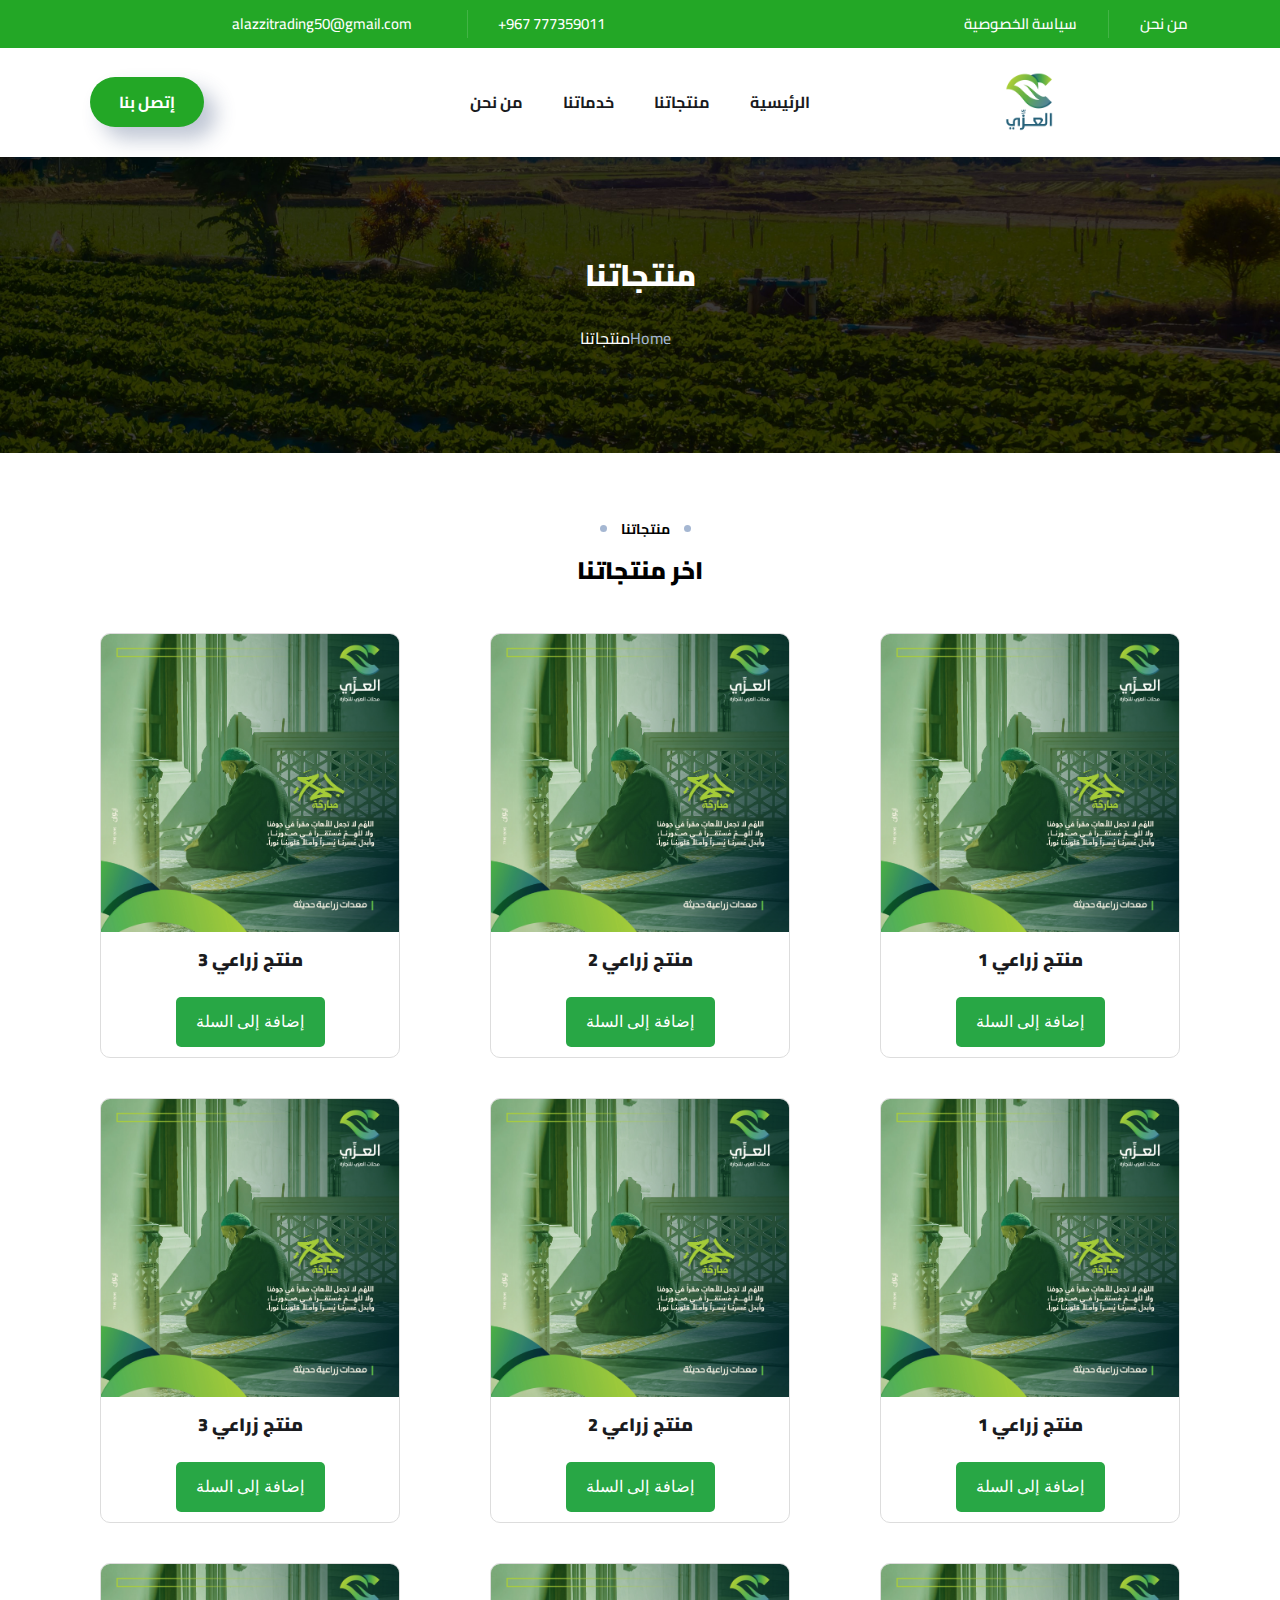
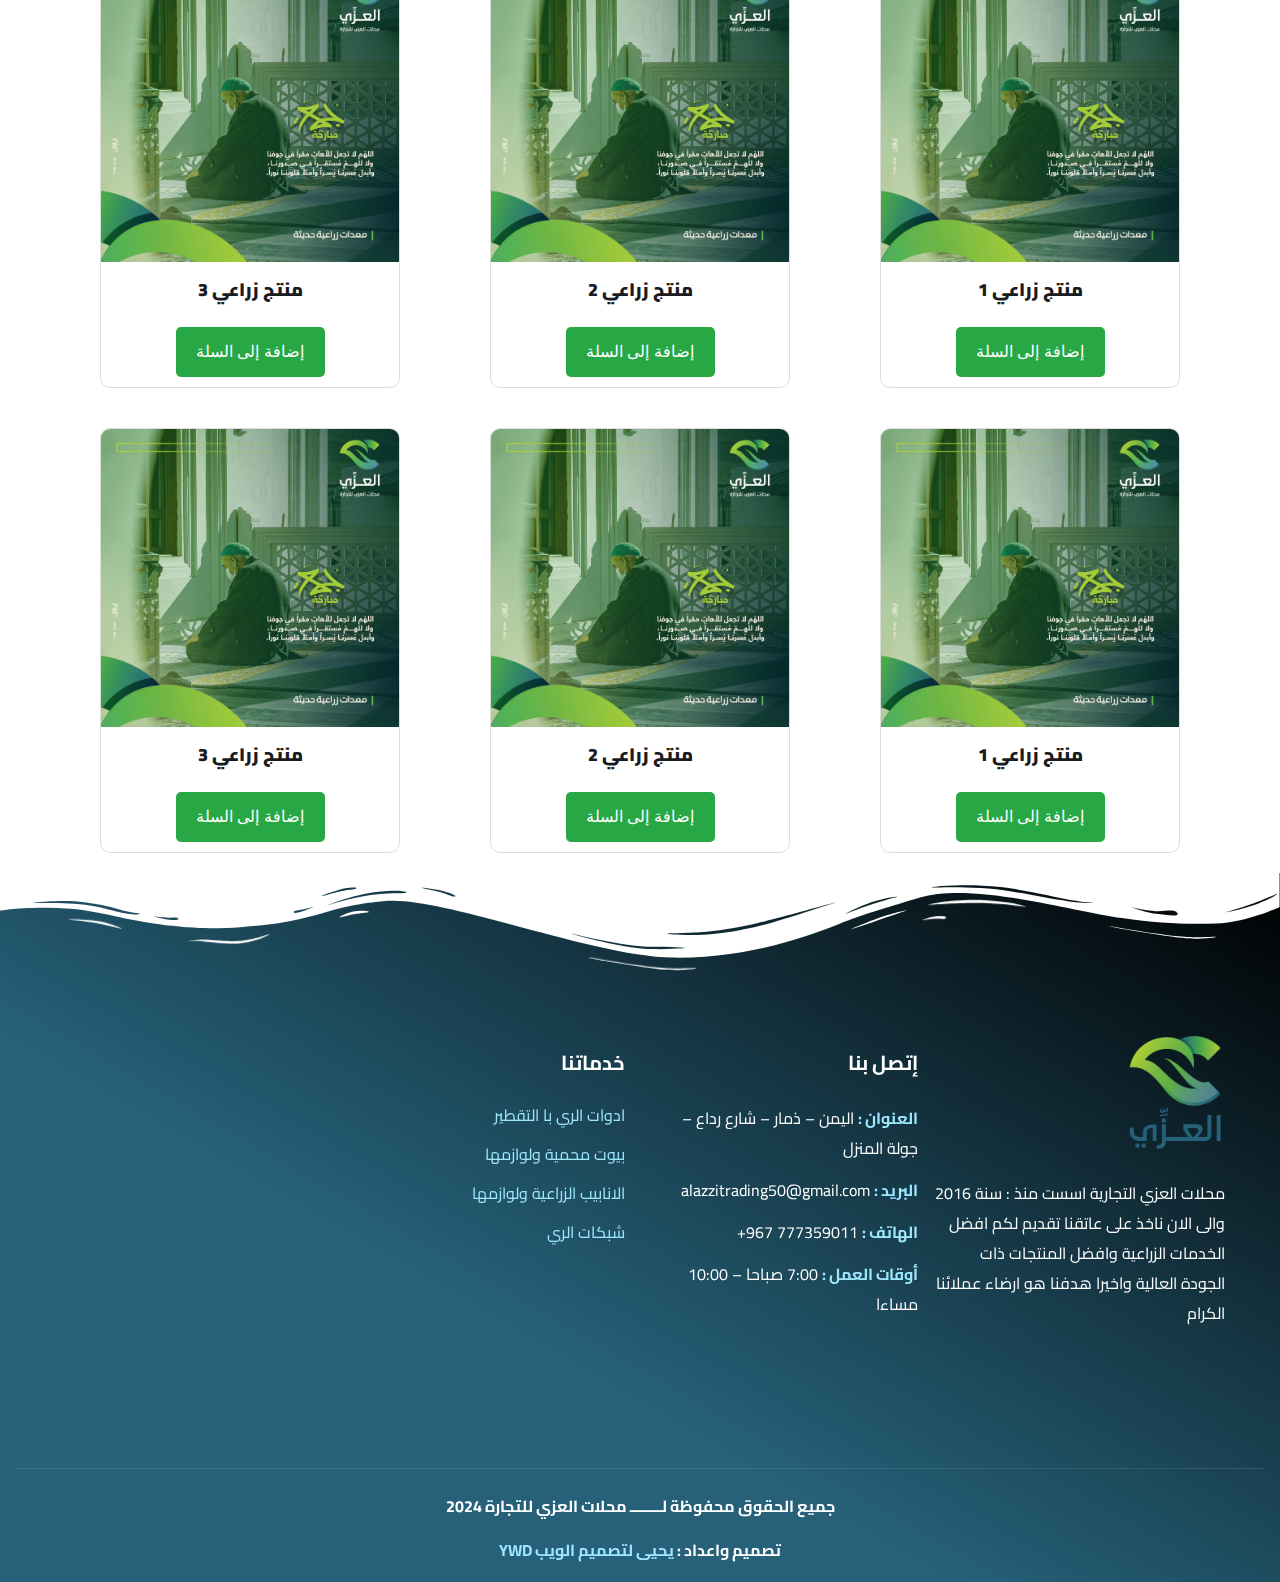
<file: product.html>
<!DOCTYPE html>
<html dir="rtl" lang="ar">
	<title> منتجاتنا - محلات العزي للتجارة - جميع المستلزمات الزراعية</title>
<!-- Mirrored from khidmanet.net/ by HTTrack Website Copier/3.x [XR&CO'2014], Thu, 04 Apr 2024 23:44:28 GMT -->
<!-- Added by HTTrack --><meta http-equiv="content-type" content="text/html;charset=UTF-8" /><!-- /Added by HTTrack -->
<head>
	<link href="https://fonts.googleapis.com/css2?family=Cairo&amp;display=swap" rel="stylesheet">
	<meta charset="UTF-8">
	<meta name="viewport" content="width=device-width, initial-scale=1.0" >

<style id='classic-theme-styles-inline-css' type='text/css'>
/*! This file is auto-generated */
.wp-block-button__link{color:#fff;background-color:#32373c;border-radius:9999px;box-shadow:none;text-decoration:none;padding:calc(.667em + 2px) calc(1.333em + 2px);font-size:1.125em}.wp-block-file__button{background:#32373c;color:#fff;text-decoration:none}
</style>
<style id='global-styles-inline-css' type='text/css'>
body{--wp--preset--color--black: #000000;--wp--preset--color--cyan-bluish-gray: #abb8c3;--wp--preset--color--white: #ffffff;--wp--preset--color--pale-pink: #f78da7;--wp--preset--color--vivid-red: #cf2e2e;--wp--preset--color--luminous-vivid-orange: #ff6900;--wp--preset--color--luminous-vivid-amber: #fcb900;--wp--preset--color--light-green-cyan: #7bdcb5;--wp--preset--color--vivid-green-cyan: #00d084;--wp--preset--color--pale-cyan-blue: #8ed1fc;--wp--preset--color--vivid-cyan-blue: #0693e3;--wp--preset--color--vivid-purple: #9b51e0;--wp--preset--gradient--vivid-cyan-blue-to-vivid-purple: linear-gradient(135deg,rgba(6,147,227,1) 0%,rgb(155,81,224) 100%);--wp--preset--gradient--light-green-cyan-to-vivid-green-cyan: linear-gradient(135deg,rgb(122,220,180) 0%,rgb(0,208,130) 100%);--wp--preset--gradient--luminous-vivid-amber-to-luminous-vivid-orange: linear-gradient(135deg,rgba(252,185,0,1) 0%,rgba(255,105,0,1) 100%);--wp--preset--gradient--luminous-vivid-orange-to-vivid-red: linear-gradient(135deg,rgba(255,105,0,1) 0%,rgb(207,46,46) 100%);--wp--preset--gradient--very-light-gray-to-cyan-bluish-gray: linear-gradient(135deg,rgb(238,238,238) 0%,rgb(169,184,195) 100%);--wp--preset--gradient--cool-to-warm-spectrum: linear-gradient(135deg,rgb(74,234,220) 0%,rgb(151,120,209) 20%,rgb(207,42,186) 40%,rgb(238,44,130) 60%,rgb(251,105,98) 80%,rgb(254,248,76) 100%);--wp--preset--gradient--blush-light-purple: linear-gradient(135deg,rgb(255,206,236) 0%,rgb(152,150,240) 100%);--wp--preset--gradient--blush-bordeaux: linear-gradient(135deg,rgb(254,205,165) 0%,rgb(254,45,45) 50%,rgb(107,0,62) 100%);--wp--preset--gradient--luminous-dusk: linear-gradient(135deg,rgb(255,203,112) 0%,rgb(199,81,192) 50%,rgb(65,88,208) 100%);--wp--preset--gradient--pale-ocean: linear-gradient(135deg,rgb(255,245,203) 0%,rgb(182,227,212) 50%,rgb(51,167,181) 100%);--wp--preset--gradient--electric-grass: linear-gradient(135deg,rgb(202,248,128) 0%,rgb(113,206,126) 100%);--wp--preset--gradient--midnight: linear-gradient(135deg,rgb(2,3,129) 0%,rgb(40,116,252) 100%);--wp--preset--font-size--small: 13px;--wp--preset--font-size--medium: 20px;--wp--preset--font-size--large: 36px;--wp--preset--font-size--x-large: 42px;--wp--preset--spacing--20: 0.44rem;--wp--preset--spacing--30: 0.67rem;--wp--preset--spacing--40: 1rem;--wp--preset--spacing--50: 1.5rem;--wp--preset--spacing--60: 2.25rem;--wp--preset--spacing--70: 3.38rem;--wp--preset--spacing--80: 5.06rem;--wp--preset--shadow--natural: 6px 6px 9px rgba(0, 0, 0, 0.2);--wp--preset--shadow--deep: 12px 12px 50px rgba(0, 0, 0, 0.4);--wp--preset--shadow--sharp: 6px 6px 0px rgba(0, 0, 0, 0.2);--wp--preset--shadow--outlined: 6px 6px 0px -3px rgba(255, 255, 255, 1), 6px 6px rgba(0, 0, 0, 1);--wp--preset--shadow--crisp: 6px 6px 0px rgba(0, 0, 0, 1);}:where(.is-layout-flex){gap: 0.5em;}:where(.is-layout-grid){gap: 0.5em;}body .is-layout-flow > .alignleft{float: left;margin-inline-start: 0;margin-inline-end: 2em;}body .is-layout-flow > .alignright{float: right;margin-inline-start: 2em;margin-inline-end: 0;}body .is-layout-flow > .aligncenter{margin-left: auto !important;margin-right: auto !important;}body .is-layout-constrained > .alignleft{float: left;margin-inline-start: 0;margin-inline-end: 2em;}body .is-layout-constrained > .alignright{float: right;margin-inline-start: 2em;margin-inline-end: 0;}body .is-layout-constrained > .aligncenter{margin-left: auto !important;margin-right: auto !important;}body .is-layout-constrained > :where(:not(.alignleft):not(.alignright):not(.alignfull)){max-width: var(--wp--style--global--content-size);margin-left: auto !important;margin-right: auto !important;}body .is-layout-constrained > .alignwide{max-width: var(--wp--style--global--wide-size);}body .is-layout-flex{display: flex;}body .is-layout-flex{flex-wrap: wrap;align-items: center;}body .is-layout-flex > *{margin: 0;}body .is-layout-grid{display: grid;}body .is-layout-grid > *{margin: 0;}:where(.wp-block-columns.is-layout-flex){gap: 2em;}:where(.wp-block-columns.is-layout-grid){gap: 2em;}:where(.wp-block-post-template.is-layout-flex){gap: 1.25em;}:where(.wp-block-post-template.is-layout-grid){gap: 1.25em;}.has-black-color{color: var(--wp--preset--color--black) !important;}.has-cyan-bluish-gray-color{color: var(--wp--preset--color--cyan-bluish-gray) !important;}.has-white-color{color: var(--wp--preset--color--white) !important;}.has-pale-pink-color{color: var(--wp--preset--color--pale-pink) !important;}.has-vivid-red-color{color: var(--wp--preset--color--vivid-red) !important;}.has-luminous-vivid-orange-color{color: var(--wp--preset--color--luminous-vivid-orange) !important;}.has-luminous-vivid-amber-color{color: var(--wp--preset--color--luminous-vivid-amber) !important;}.has-light-green-cyan-color{color: var(--wp--preset--color--light-green-cyan) !important;}.has-vivid-green-cyan-color{color: var(--wp--preset--color--vivid-green-cyan) !important;}.has-pale-cyan-blue-color{color: var(--wp--preset--color--pale-cyan-blue) !important;}.has-vivid-cyan-blue-color{color: var(--wp--preset--color--vivid-cyan-blue) !important;}.has-vivid-purple-color{color: var(--wp--preset--color--vivid-purple) !important;}.has-black-background-color{background-color: var(--wp--preset--color--black) !important;}.has-cyan-bluish-gray-background-color{background-color: var(--wp--preset--color--cyan-bluish-gray) !important;}.has-white-background-color{background-color: var(--wp--preset--color--white) !important;}.has-pale-pink-background-color{background-color: var(--wp--preset--color--pale-pink) !important;}.has-vivid-red-background-color{background-color: var(--wp--preset--color--vivid-red) !important;}.has-luminous-vivid-orange-background-color{background-color: var(--wp--preset--color--luminous-vivid-orange) !important;}.has-luminous-vivid-amber-background-color{background-color: var(--wp--preset--color--luminous-vivid-amber) !important;}.has-light-green-cyan-background-color{background-color: var(--wp--preset--color--light-green-cyan) !important;}.has-vivid-green-cyan-background-color{background-color: var(--wp--preset--color--vivid-green-cyan) !important;}.has-pale-cyan-blue-background-color{background-color: var(--wp--preset--color--pale-cyan-blue) !important;}.has-vivid-cyan-blue-background-color{background-color: var(--wp--preset--color--vivid-cyan-blue) !important;}.has-vivid-purple-background-color{background-color: var(--wp--preset--color--vivid-purple) !important;}.has-black-border-color{border-color: var(--wp--preset--color--black) !important;}.has-cyan-bluish-gray-border-color{border-color: var(--wp--preset--color--cyan-bluish-gray) !important;}.has-white-border-color{border-color: var(--wp--preset--color--white) !important;}.has-pale-pink-border-color{border-color: var(--wp--preset--color--pale-pink) !important;}.has-vivid-red-border-color{border-color: var(--wp--preset--color--vivid-red) !important;}.has-luminous-vivid-orange-border-color{border-color: var(--wp--preset--color--luminous-vivid-orange) !important;}.has-luminous-vivid-amber-border-color{border-color: var(--wp--preset--color--luminous-vivid-amber) !important;}.has-light-green-cyan-border-color{border-color: var(--wp--preset--color--light-green-cyan) !important;}.has-vivid-green-cyan-border-color{border-color: var(--wp--preset--color--vivid-green-cyan) !important;}.has-pale-cyan-blue-border-color{border-color: var(--wp--preset--color--pale-cyan-blue) !important;}.has-vivid-cyan-blue-border-color{border-color: var(--wp--preset--color--vivid-cyan-blue) !important;}.has-vivid-purple-border-color{border-color: var(--wp--preset--color--vivid-purple) !important;}.has-vivid-cyan-blue-to-vivid-purple-gradient-background{background: var(--wp--preset--gradient--vivid-cyan-blue-to-vivid-purple) !important;}.has-light-green-cyan-to-vivid-green-cyan-gradient-background{background: var(--wp--preset--gradient--light-green-cyan-to-vivid-green-cyan) !important;}.has-luminous-vivid-amber-to-luminous-vivid-orange-gradient-background{background: var(--wp--preset--gradient--luminous-vivid-amber-to-luminous-vivid-orange) !important;}.has-luminous-vivid-orange-to-vivid-red-gradient-background{background: var(--wp--preset--gradient--luminous-vivid-orange-to-vivid-red) !important;}.has-very-light-gray-to-cyan-bluish-gray-gradient-background{background: var(--wp--preset--gradient--very-light-gray-to-cyan-bluish-gray) !important;}.has-cool-to-warm-spectrum-gradient-background{background: var(--wp--preset--gradient--cool-to-warm-spectrum) !important;}.has-blush-light-purple-gradient-background{background: var(--wp--preset--gradient--blush-light-purple) !important;}.has-blush-bordeaux-gradient-background{background: var(--wp--preset--gradient--blush-bordeaux) !important;}.has-luminous-dusk-gradient-background{background: var(--wp--preset--gradient--luminous-dusk) !important;}.has-pale-ocean-gradient-background{background: var(--wp--preset--gradient--pale-ocean) !important;}.has-electric-grass-gradient-background{background: var(--wp--preset--gradient--electric-grass) !important;}.has-midnight-gradient-background{background: var(--wp--preset--gradient--midnight) !important;}.has-small-font-size{font-size: var(--wp--preset--font-size--small) !important;}.has-medium-font-size{font-size: var(--wp--preset--font-size--medium) !important;}.has-large-font-size{font-size: var(--wp--preset--font-size--large) !important;}.has-x-large-font-size{font-size: var(--wp--preset--font-size--x-large) !important;}
.wp-block-navigation a:where(:not(.wp-element-button)){color: inherit;}
:where(.wp-block-post-template.is-layout-flex){gap: 1.25em;}:where(.wp-block-post-template.is-layout-grid){gap: 1.25em;}
:where(.wp-block-columns.is-layout-flex){gap: 2em;}:where(.wp-block-columns.is-layout-grid){gap: 2em;}
.wp-block-pullquote{font-size: 1.5em;line-height: 1.6;}
</style>
<style class="optimize_css_2" type="text/css" media="all">.wpcf7 .screen-reader-response{position:absolute;overflow:hidden;clip:rect(1px,1px,1px,1px);clip-path:inset(50%);height:1px;width:1px;margin:-1px;padding:0;border:0;word-wrap:normal!important}.wpcf7 form .wpcf7-response-output{margin:2em .5em 1em;padding:.2em 1em;border:2px solid #00a0d2}.wpcf7 form.init .wpcf7-response-output,.wpcf7 form.resetting .wpcf7-response-output,.wpcf7 form.submitting .wpcf7-response-output{display:none}.wpcf7 form.sent .wpcf7-response-output{border-color:#46b450}.wpcf7 form.failed .wpcf7-response-output,.wpcf7 form.aborted .wpcf7-response-output{border-color:#dc3232}.wpcf7 form.spam .wpcf7-response-output{border-color:#f56e28}.wpcf7 form.invalid .wpcf7-response-output,.wpcf7 form.unaccepted .wpcf7-response-output,.wpcf7 form.payment-required .wpcf7-response-output{border-color:#ffb900}.wpcf7-form-control-wrap{position:relative}.wpcf7-not-valid-tip{color:#dc3232;font-size:1em;font-weight:400;display:block}.use-floating-validation-tip .wpcf7-not-valid-tip{position:relative;top:-2ex;left:1em;z-index:100;border:1px solid #dc3232;background:#fff;padding:.2em .8em;width:24em}.wpcf7-list-item{display:inline-block;margin:0 0 0 1em}.wpcf7-list-item-label::before,.wpcf7-list-item-label::after{content:" "}.wpcf7-spinner{visibility:hidden;display:inline-block;background-color:#23282d;opacity:.75;width:24px;height:24px;border:none;border-radius:100%;padding:0;margin:0 24px;position:relative}form.submitting .wpcf7-spinner{visibility:visible}.wpcf7-spinner::before{content:'';position:absolute;background-color:#fbfbfc;top:4px;left:4px;width:6px;height:6px;border:none;border-radius:100%;transform-origin:8px 8px;animation-name:spin;animation-duration:1000ms;animation-timing-function:linear;animation-iteration-count:infinite}@media (prefers-reduced-motion:reduce){.wpcf7-spinner::before{animation-name:blink;animation-duration:2000ms}}@keyframes spin{from{transform:rotate(0deg)}to{transform:rotate(360deg)}}@keyframes blink{from{opacity:0}50%{opacity:1}to{opacity:0}}.wpcf7 [inert]{opacity:.5}.wpcf7 input[type="file"]{cursor:pointer}.wpcf7 input[type="file"]:disabled{cursor:default}.wpcf7 .wpcf7-submit:disabled{cursor:not-allowed}.wpcf7 input[type="url"],.wpcf7 input[type="email"],.wpcf7 input[type="tel"]{direction:ltr}.wpcf7-reflection>output{display:list-item;list-style:none}.wpcf7-reflection>output[hidden]{display:none}</style>
<style class="optimize_css_2" type="text/css" media="all">.wpcf7-not-valid-tip{direction:rtl}.use-floating-validation-tip .wpcf7-not-valid-tip{right:1em}.wpcf7-list-item{margin:0 1em 0 0}</style>
<style class="optimize_css_2" type="text/css" media="all">/*!
 * Bootstrap v3.3.7 (http://getbootstrap.com)
 * Copyright 2011-2018 Twitter, Inc.
 * Licensed under MIT (https://github.com/twbs/bootstrap/blob/master/LICENSE)
 *//*!
 * Generated using the Bootstrap Customizer (<none>)
 * Config saved to config.json and <none>
 *//*!
 * Bootstrap v3.3.7 (http://getbootstrap.com)
 * Copyright 2011-2016 Twitter, Inc.
 * Licensed under MIT (https://github.com/twbs/bootstrap/blob/master/LICENSE)
 *//*! normalize.css v3.0.3 | MIT License | github.com/necolas/normalize.css */hr,img,legend{border:0}legend,td,th{padding:0}body,figure{margin:0}html{font-family:sans-serif;-ms-text-size-adjust:100%;-webkit-text-size-adjust:100%}article,aside,details,figcaption,figure,footer,header,hgroup,main,menu,nav,section,summary{display:block}audio,canvas,progress,video{display:inline-block;vertical-align:baseline}audio:not([controls]){display:none;height:0}[hidden],template{display:none}a{background-color:transparent;color:#337ab7;text-decoration:none}a:active,a:hover{outline:0}abbr[title]{border-bottom:1px dotted}b,optgroup,strong{font-weight:700}dfn{font-style:italic}h1{font-size:2em;margin:.67em 0}mark{background:#ff0;color:#000}.img-thumbnail,body{background-color:#fff}small{font-size:80%}sub,sup{font-size:75%;line-height:0;position:relative;vertical-align:baseline}sup{top:-.5em}sub{bottom:-.25em}img{vertical-align:middle}svg:not(:root){overflow:hidden}hr{-webkit-box-sizing:content-box;-moz-box-sizing:content-box;box-sizing:content-box;height:0}pre,textarea{overflow:auto}code,kbd,pre,samp{font-family:monospace,monospace;font-size:1em}button,input,optgroup,select,textarea{color:inherit;font:inherit;margin:0}button{overflow:visible}button,select{text-transform:none}button,html input[type=button],input[type=reset],input[type=submit]{-webkit-appearance:button;cursor:pointer}button[disabled],html input[disabled]{cursor:default}button::-moz-focus-inner,input::-moz-focus-inner{border:0;padding:0}input[type=checkbox],input[type=radio]{-webkit-box-sizing:border-box;-moz-box-sizing:border-box;box-sizing:border-box;padding:0}input[type=number]::-webkit-inner-spin-button,input[type=number]::-webkit-outer-spin-button{height:auto}input[type=search]{-webkit-appearance:textfield;-webkit-box-sizing:content-box;-moz-box-sizing:content-box;box-sizing:content-box}input[type=search]::-webkit-search-cancel-button,input[type=search]::-webkit-search-decoration{-webkit-appearance:none}fieldset{border:1px solid silver;margin:0 2px;padding:.35em .625em .75em}table{border-collapse:collapse;border-spacing:0}*,:after,:before{-webkit-box-sizing:border-box;-moz-box-sizing:border-box;box-sizing:border-box}html{font-size:10px;-webkit-tap-highlight-color:transparent}body{font-family:"Helvetica Neue",Helvetica,Arial,sans-serif;font-size:14px;line-height:1.42857143;color:#333}button,input,select,textarea{font-family:inherit;font-size:inherit;line-height:inherit}a:focus,a:hover{color:#23527c;text-decoration:underline}a:focus{outline:-webkit-focus-ring-color auto 5px;outline-offset:-2px}.img-responsive{display:block;max-width:100%;height:auto}.img-rounded{border-radius:6px}.img-thumbnail{padding:4px;line-height:1.42857143;border:1px solid #ddd;border-radius:4px;-webkit-transition:all .2s ease-in-out;-o-transition:all .2s ease-in-out;transition:all .2s ease-in-out;display:inline-block;max-width:100%;height:auto}.img-circle{border-radius:50%}hr{margin-top:20px;margin-bottom:20px;border-top:1px solid #eee}.sr-only{position:absolute;width:1px;height:1px;margin:-1px;padding:0;overflow:hidden;clip:rect(0,0,0,0);border:0}.sr-only-focusable:active,.sr-only-focusable:focus{position:static;width:auto;height:auto;margin:0;overflow:visible;clip:auto}.container,.container-fluid{margin-right:auto;margin-left:auto;padding-left:15px;padding-right:15px}[role=button]{cursor:pointer}@media (min-width:768px){.container{width:750px}}@media (min-width:992px){.container{width:970px}}@media (min-width:1230px){.container{width:1200px}}.row{margin-left:-15px;margin-right:-15px}.col-lg-1,.col-lg-10,.col-lg-11,.col-lg-12,.col-lg-2,.col-lg-3,.col-lg-4,.col-lg-5,.col-lg-6,.col-lg-7,.col-lg-8,.col-lg-9,.col-md-1,.col-md-10,.col-md-11,.col-md-12,.col-md-2,.col-md-3,.col-md-4,.col-md-5,.col-md-6,.col-md-7,.col-md-8,.col-md-9,.col-sm-1,.col-sm-10,.col-sm-11,.col-sm-12,.col-sm-2,.col-sm-3,.col-sm-4,.col-sm-5,.col-sm-6,.col-sm-7,.col-sm-8,.col-sm-9,.col-xs-1,.col-xs-10,.col-xs-11,.col-xs-12,.col-xs-2,.col-xs-3,.col-xs-4,.col-xs-5,.col-xs-6,.col-xs-7,.col-xs-8,.col-xs-9{position:relative;min-height:1px;padding-left:15px;padding-right:15px}.col-xs-1,.col-xs-10,.col-xs-11,.col-xs-12,.col-xs-2,.col-xs-3,.col-xs-4,.col-xs-5,.col-xs-6,.col-xs-7,.col-xs-8,.col-xs-9{float:left}.col-xs-12{width:100%}.col-xs-11{width:91.66666667%}.col-xs-10{width:83.33333333%}.col-xs-9{width:75%}.col-xs-8{width:66.66666667%}.col-xs-7{width:58.33333333%}.col-xs-6{width:50%}.col-xs-5{width:41.66666667%}.col-xs-4{width:33.33333333%}.col-xs-3{width:25%}.col-xs-2{width:16.66666667%}.col-xs-1{width:8.33333333%}.col-xs-pull-12{right:100%}.col-xs-pull-11{right:91.66666667%}.col-xs-pull-10{right:83.33333333%}.col-xs-pull-9{right:75%}.col-xs-pull-8{right:66.66666667%}.col-xs-pull-7{right:58.33333333%}.col-xs-pull-6{right:50%}.col-xs-pull-5{right:41.66666667%}.col-xs-pull-4{right:33.33333333%}.col-xs-pull-3{right:25%}.col-xs-pull-2{right:16.66666667%}.col-xs-pull-1{right:8.33333333%}.col-xs-pull-0{right:auto}.col-xs-push-12{left:100%}.col-xs-push-11{left:91.66666667%}.col-xs-push-10{left:83.33333333%}.col-xs-push-9{left:75%}.col-xs-push-8{left:66.66666667%}.col-xs-push-7{left:58.33333333%}.col-xs-push-6{left:50%}.col-xs-push-5{left:41.66666667%}.col-xs-push-4{left:33.33333333%}.col-xs-push-3{left:25%}.col-xs-push-2{left:16.66666667%}.col-xs-push-1{left:8.33333333%}.col-xs-push-0{left:auto}.col-xs-offset-12{margin-left:100%}.col-xs-offset-11{margin-left:91.66666667%}.col-xs-offset-10{margin-left:83.33333333%}.col-xs-offset-9{margin-left:75%}.col-xs-offset-8{margin-left:66.66666667%}.col-xs-offset-7{margin-left:58.33333333%}.col-xs-offset-6{margin-left:50%}.col-xs-offset-5{margin-left:41.66666667%}.col-xs-offset-4{margin-left:33.33333333%}.col-xs-offset-3{margin-left:25%}.col-xs-offset-2{margin-left:16.66666667%}.col-xs-offset-1{margin-left:8.33333333%}.col-xs-offset-0{margin-left:0}@media (min-width:768px){.col-sm-1,.col-sm-10,.col-sm-11,.col-sm-12,.col-sm-2,.col-sm-3,.col-sm-4,.col-sm-5,.col-sm-6,.col-sm-7,.col-sm-8,.col-sm-9{float:left}.col-sm-12{width:100%}.col-sm-11{width:91.66666667%}.col-sm-10{width:83.33333333%}.col-sm-9{width:75%}.col-sm-8{width:66.66666667%}.col-sm-7{width:58.33333333%}.col-sm-6{width:50%}.col-sm-5{width:41.66666667%}.col-sm-4{width:33.33333333%}.col-sm-3{width:25%}.col-sm-2{width:16.66666667%}.col-sm-1{width:8.33333333%}.col-sm-pull-12{right:100%}.col-sm-pull-11{right:91.66666667%}.col-sm-pull-10{right:83.33333333%}.col-sm-pull-9{right:75%}.col-sm-pull-8{right:66.66666667%}.col-sm-pull-7{right:58.33333333%}.col-sm-pull-6{right:50%}.col-sm-pull-5{right:41.66666667%}.col-sm-pull-4{right:33.33333333%}.col-sm-pull-3{right:25%}.col-sm-pull-2{right:16.66666667%}.col-sm-pull-1{right:8.33333333%}.col-sm-pull-0{right:auto}.col-sm-push-12{left:100%}.col-sm-push-11{left:91.66666667%}.col-sm-push-10{left:83.33333333%}.col-sm-push-9{left:75%}.col-sm-push-8{left:66.66666667%}.col-sm-push-7{left:58.33333333%}.col-sm-push-6{left:50%}.col-sm-push-5{left:41.66666667%}.col-sm-push-4{left:33.33333333%}.col-sm-push-3{left:25%}.col-sm-push-2{left:16.66666667%}.col-sm-push-1{left:8.33333333%}.col-sm-push-0{left:auto}.col-sm-offset-12{margin-left:100%}.col-sm-offset-11{margin-left:91.66666667%}.col-sm-offset-10{margin-left:83.33333333%}.col-sm-offset-9{margin-left:75%}.col-sm-offset-8{margin-left:66.66666667%}.col-sm-offset-7{margin-left:58.33333333%}.col-sm-offset-6{margin-left:50%}.col-sm-offset-5{margin-left:41.66666667%}.col-sm-offset-4{margin-left:33.33333333%}.col-sm-offset-3{margin-left:25%}.col-sm-offset-2{margin-left:16.66666667%}.col-sm-offset-1{margin-left:8.33333333%}.col-sm-offset-0{margin-left:0}}@media (min-width:992px){.col-md-1,.col-md-10,.col-md-11,.col-md-12,.col-md-2,.col-md-3,.col-md-4,.col-md-5,.col-md-6,.col-md-7,.col-md-8,.col-md-9{float:left}.col-md-12{width:100%}.col-md-11{width:91.66666667%}.col-md-10{width:83.33333333%}.col-md-9{width:75%}.col-md-8{width:66.66666667%}.col-md-7{width:58.33333333%}.col-md-6{width:50%}.col-md-5{width:41.66666667%}.col-md-4{width:33.33333333%}.col-md-3{width:25%}.col-md-2{width:16.66666667%}.col-md-1{width:8.33333333%}.col-md-pull-12{right:100%}.col-md-pull-11{right:91.66666667%}.col-md-pull-10{right:83.33333333%}.col-md-pull-9{right:75%}.col-md-pull-8{right:66.66666667%}.col-md-pull-7{right:58.33333333%}.col-md-pull-6{right:50%}.col-md-pull-5{right:41.66666667%}.col-md-pull-4{right:33.33333333%}.col-md-pull-3{right:25%}.col-md-pull-2{right:16.66666667%}.col-md-pull-1{right:8.33333333%}.col-md-pull-0{right:auto}.col-md-push-12{left:100%}.col-md-push-11{left:91.66666667%}.col-md-push-10{left:83.33333333%}.col-md-push-9{left:75%}.col-md-push-8{left:66.66666667%}.col-md-push-7{left:58.33333333%}.col-md-push-6{left:50%}.col-md-push-5{left:41.66666667%}.col-md-push-4{left:33.33333333%}.col-md-push-3{left:25%}.col-md-push-2{left:16.66666667%}.col-md-push-1{left:8.33333333%}.col-md-push-0{left:auto}.col-md-offset-12{margin-left:100%}.col-md-offset-11{margin-left:91.66666667%}.col-md-offset-10{margin-left:83.33333333%}.col-md-offset-9{margin-left:75%}.col-md-offset-8{margin-left:66.66666667%}.col-md-offset-7{margin-left:58.33333333%}.col-md-offset-6{margin-left:50%}.col-md-offset-5{margin-left:41.66666667%}.col-md-offset-4{margin-left:33.33333333%}.col-md-offset-3{margin-left:25%}.col-md-offset-2{margin-left:16.66666667%}.col-md-offset-1{margin-left:8.33333333%}.col-md-offset-0{margin-left:0}}@media (min-width:1200px){.col-lg-1,.col-lg-10,.col-lg-11,.col-lg-12,.col-lg-2,.col-lg-3,.col-lg-4,.col-lg-5,.col-lg-6,.col-lg-7,.col-lg-8,.col-lg-9{float:left}.col-lg-12{width:100%}.col-lg-11{width:91.66666667%}.col-lg-10{width:83.33333333%}.col-lg-9{width:75%}.col-lg-8{width:66.66666667%}.col-lg-7{width:58.33333333%}.col-lg-6{width:50%}.col-lg-5{width:41.66666667%}.col-lg-4{width:33.33333333%}.col-lg-3{width:25%}.col-lg-2{width:16.66666667%}.col-lg-1{width:8.33333333%}.col-lg-pull-12{right:100%}.col-lg-pull-11{right:91.66666667%}.col-lg-pull-10{right:83.33333333%}.col-lg-pull-9{right:75%}.col-lg-pull-8{right:66.66666667%}.col-lg-pull-7{right:58.33333333%}.col-lg-pull-6{right:50%}.col-lg-pull-5{right:41.66666667%}.col-lg-pull-4{right:33.33333333%}.col-lg-pull-3{right:25%}.col-lg-pull-2{right:16.66666667%}.col-lg-pull-1{right:8.33333333%}.col-lg-pull-0{right:auto}.col-lg-push-12{left:100%}.col-lg-push-11{left:91.66666667%}.col-lg-push-10{left:83.33333333%}.col-lg-push-9{left:75%}.col-lg-push-8{left:66.66666667%}.col-lg-push-7{left:58.33333333%}.col-lg-push-6{left:50%}.col-lg-push-5{left:41.66666667%}.col-lg-push-4{left:33.33333333%}.col-lg-push-3{left:25%}.col-lg-push-2{left:16.66666667%}.col-lg-push-1{left:8.33333333%}.col-lg-push-0{left:auto}.col-lg-offset-12{margin-left:100%}.col-lg-offset-11{margin-left:91.66666667%}.col-lg-offset-10{margin-left:83.33333333%}.col-lg-offset-9{margin-left:75%}.col-lg-offset-8{margin-left:66.66666667%}.col-lg-offset-7{margin-left:58.33333333%}.col-lg-offset-6{margin-left:50%}.col-lg-offset-5{margin-left:41.66666667%}.col-lg-offset-4{margin-left:33.33333333%}.col-lg-offset-3{margin-left:25%}.col-lg-offset-2{margin-left:16.66666667%}.col-lg-offset-1{margin-left:8.33333333%}.col-lg-offset-0{margin-left:0}}.clearfix:after,.clearfix:before,.container-fluid:after,.container-fluid:before,.container:after,.container:before,.row:after,.row:before{content:" ";display:table}.clearfix:after,.container-fluid:after,.container:after,.row:after{clear:both}.center-block{display:block;margin-left:auto;margin-right:auto}.pull-right{float:right!important}.pull-left{float:left!important}.hide{display:none!important}.show{display:block!important}.invisible{visibility:hidden}.text-hide{font:0/0 a;color:transparent;text-shadow:none;background-color:transparent;border:0}.hidden{display:none!important}.affix{position:fixed}</style>
<style class="optimize_css_2" type="text/css" media="all">@font-face{font-family:"Flaticon";src:url(wp-content/themes/onum/fonts/Flaticon.eot);src:url(https://khidmanet.net/wp-content/themes/onum/css/../fonts/Flaticon.eot#1712110261) format("embedded-opentype"),url(https://khidmanet.net/wp-content/themes/onum/css/../fonts/Flaticon.woff2) format("woff2"),url(https://khidmanet.net/wp-content/themes/onum/css/../fonts/Flaticon.woff) format("woff"),url(https://khidmanet.net/wp-content/themes/onum/css/../fonts/Flaticon.ttf) format("truetype"),url(https://khidmanet.net/wp-content/themes/onum/css/../fonts/Flaticon.svg#Flaticon) format("svg");font-weight:400;font-style:normal}@media screen and (-webkit-min-device-pixel-ratio:0){@font-face{font-family:"Flaticon";src:url(https://khidmanet.net/wp-content/themes/onum/css/../fonts/Flaticon.svg#Flaticon) format("svg")}}[class^="flaticon-"]:before,[class*=" flaticon-"]:before,[class^="flaticon-"]:after,[class*=" flaticon-"]:after{font-family:Flaticon;font-size:14px;font-style:normal;margin-left:0}.flaticon-arrow-point-to-right:before{content:"\f100"}.flaticon-right-arrow:before{content:"\f101"}.flaticon-placeholder-filled-point:before{content:"\f102"}.flaticon-placeholder:before{content:"\f103"}.flaticon-phone:before{content:"\f104"}.flaticon-clock:before{content:"\f105"}.flaticon-search:before{content:"\f106"}.flaticon-supermarket:before{content:"\f107"}.flaticon-24h:before{content:"\f108"}.flaticon-check:before{content:"\f109"}.flaticon-share:before{content:"\f10a"}.flaticon-share-1:before{content:"\f10b"}.flaticon-arrowhead-thin-outline-to-the-left:before{content:"\f10c"}.flaticon-arrow-down-sign-to-navigate:before{content:"\f10d"}.flaticon-navigate-up-arrow:before{content:"\f10e"}.flaticon-chain:before{content:"\f10f"}.flaticon-heart:before{content:"\f110"}.flaticon-e-commerce-like-heart:before{content:"\f111"}.flaticon-like:before{content:"\f112"}.flaticon-heart-1:before{content:"\f113"}.flaticon-quote:before{content:"\f114"}.flaticon-quotation:before{content:"\f115"}.flaticon-writer:before{content:"\f116"}.flaticon-add:before{content:"\f117"}.flaticon-add-1:before{content:"\f118"}.flaticon-add-2:before{content:"\f119"}.flaticon-delete:before{content:"\f11a"}.flaticon-close-cross:before{content:"\f11b"}.flaticon-close:before{content:"\f11c"}.flaticon-close-button:before{content:"\f11d"}.flaticon-eye-open:before{content:"\f11e"}.flaticon-view:before{content:"\f11f"}.flaticon-left-arrow:before{content:"\f120"}.flaticon-right-arrow-1:before{content:"\f121"}.flaticon-left-arrow-1:before{content:"\f122"}.flaticon-arrow-pointing-to-right:before{content:"\f123"}.flaticon-next:before{content:"\f124"}.flaticon-keyboard-right-arrow-button:before{content:"\f125"}.flaticon-down-arrow:before{content:"\f126"}.flaticon-cart:before{content:"\f127"}.flaticon-graphic:before{content:"\f128"}.flaticon-portfolio:before{content:"\f129"}.flaticon-rocket:before{content:"\f12a"}.flaticon-aim:before{content:"\f12b"}.flaticon-system:before{content:"\f12c"}.flaticon-report:before{content:"\f12d"}.flaticon-globe:before{content:"\f12e"}.flaticon-startup:before{content:"\f12f"}.flaticon-internet:before{content:"\f130"}.flaticon-growth:before{content:"\f131"}.flaticon-pie-chart:before{content:"\f132"}.flaticon-pie-chart-1:before{content:"\f133"}.flaticon-document:before{content:"\f134"}.flaticon-search-1:before{content:"\f135"}.flaticon-coding:before{content:"\f136"}.flaticon-pie-chart-2:before{content:"\f137"}.flaticon-cloud-computing:before{content:"\f138"}.flaticon-pinterest:before{content:"\f139"}.flaticon-arrow-pointing-to-left:before{content:"\f13a"}.flaticon-arrow-pointing-to-down:before{content:"\f13b"}.flaticon-arrow-pointing-to-up:before{content:"\f13c"}.flaticon-world:before{content:"\f13d"}.flaticon-note:before{content:"\f13e"}.flaticon-viber:before{content:"\f13f"}.flaticon-star:before{content:"\f140"}.flaticon-phone-1:before{content:"\f141"}.flaticon-envelope:before{content:"\f142"}.flaticon-cart-1:before{content:"\f143"}.flaticon-user:before{content:"\f144"}.flaticon-send:before{content:"\f145"}.flaticon-analytics:before{content:"\f146"}.flaticon-chart:before{content:"\f147"}.flaticon-chat:before{content:"\f148"}.flaticon-link:before{content:"\f149"}.flaticon-heart-2:before{content:"\f14a"}.flaticon-info:before{content:"\f14b"}.flaticon-close-1:before{content:"\f14c"}.flaticon-check-1:before{content:"\f14d"}.flaticon-check-2:before{content:"\f14e"}.flaticon-exclamation:before{content:"\f14f"}.flaticon-danger:before{content:"\f150"}.flaticon-facebook-logo:before{content:"\f151"}.flaticon-facebook-letter-logo:before{content:"\f152"}.flaticon-twitter:before{content:"\f153"}.flaticon-twitter-black-shape:before{content:"\f154"}.flaticon-twitter-social-logotype:before{content:"\f155"}.flaticon-instagram:before{content:"\f156"}.flaticon-instagram-logo:before{content:"\f157"}.flaticon-instagram-1:before{content:"\f158"}.flaticon-instagram-2:before{content:"\f159"}.flaticon-pinterest-letter-logo:before{content:"\f15a"}.flaticon-pinterest-1:before{content:"\f15b"}</style>
<style class="optimize_css_2" type="text/css" media="all">.slick-slider{position:relative;display:block;box-sizing:border-box;-webkit-user-select:none;-moz-user-select:none;-ms-user-select:none;user-select:none;-webkit-touch-callout:none;-khtml-user-select:none;-ms-touch-action:pan-y;touch-action:pan-y;-webkit-tap-highlight-color:transparent}.slick-list{position:relative;display:block;overflow:hidden;margin:0;padding:0}.slick-list:focus{outline:none}.slick-list.dragging{cursor:pointer;cursor:hand}.slick-slider .slick-track,.slick-slider .slick-list{-webkit-transform:translate3d(0,0,0);-moz-transform:translate3d(0,0,0);-ms-transform:translate3d(0,0,0);-o-transform:translate3d(0,0,0);transform:translate3d(0,0,0)}.slick-track{position:relative;top:0;left:0;display:block;margin-left:auto;margin-right:auto}.slick-track:before,.slick-track:after{display:table;content:''}.slick-track:after{clear:both}.slick-loading .slick-track{visibility:hidden}.slick-slide{display:none;float:left;outline:none;height:100%;min-height:1px}[dir='rtl'] .slick-slide{float:right}.slick-slide img{display:block}.slick-slide.slick-loading img{display:none}.slick-slide.dragging img{pointer-events:none}.slick-initialized .slick-slide{display:block}.slick-loading .slick-slide{visibility:hidden}.slick-vertical .slick-slide{display:block;height:auto;border:1px solid transparent}.slick-arrow.slick-hidden{display:none}</style>
<style class="optimize_css_2" type="text/css" media="all">.slick-prev,.slick-next{font-size:0;line-height:0;position:absolute;top:50%;display:block;width:20px;height:20px;padding:0;-webkit-transform:translate(0,-50%);-ms-transform:translate(0,-50%);transform:translate(0,-50%);cursor:pointer;color:transparent;border:none;outline:none;background:transparent}.slick-prev:hover,.slick-prev:focus,.slick-next:hover,.slick-next:focus{color:transparent;outline:none;background:transparent}.slick-prev:hover:before,.slick-prev:focus:before,.slick-next:hover:before,.slick-next:focus:before{opacity:1}.slick-prev.slick-disabled:before,.slick-next.slick-disabled:before{opacity:.25}.slick-prev:before,.slick-next:before{font-family:'slick';font-size:20px;line-height:1;opacity:.75;color:#fff;-webkit-font-smoothing:antialiased;-moz-osx-font-smoothing:grayscale}.slick-prev{left:-25px}[dir='rtl'] .slick-prev{right:-25px;left:auto}.slick-prev:before{content:'←'}[dir='rtl'] .slick-prev:before{content:'→'}.slick-next{right:-25px}[dir='rtl'] .slick-next{right:auto;left:-25px}.slick-next:before{content:'→'}[dir='rtl'] .slick-next:before{content:'←'}.slick-dotted.slick-slider{margin-bottom:30px}.slick-dots{position:absolute;bottom:-40px;display:block;width:100%;padding:0;margin:0;list-style:none;text-align:center}.slick-dots li{position:relative;display:inline-block;width:20px;height:20px;margin:0 5px;padding:0;cursor:pointer}.slick-dots li button{font-size:0;line-height:0;display:block;width:20px;height:20px;padding:5px;cursor:pointer;color:transparent;border:0;outline:none;background:transparent}.slick-dots li button:hover,.slick-dots li button:focus{outline:none}.slick-dots li button:hover:before,.slick-dots li button:focus:before{opacity:1}.slick-dots li button:before{font-family:'slick';font-size:24px;line-height:20px;position:absolute;top:0;left:0;width:20px;height:20px;content:'•';text-align:center;opacity:.25;color:#000;-webkit-font-smoothing:antialiased;-moz-osx-font-smoothing:grayscale}.slick-dots li.slick-active button:before{opacity:1;color:#000}</style>
<style class="optimize_css_2" type="text/css" media="all">/*! Magnific PopUp CSS*/
.mfp-bg,.mfp-wrap{position:fixed;left:0;top:0}.mfp-bg,.mfp-container,.mfp-wrap{height:100%;width:100%}.mfp-container:before,.mfp-figure:after{content:''}.mfp-bg{z-index:1042;overflow:hidden;background:#0b0b0b;opacity:.8;filter:alpha(opacity=80)}.mfp-wrap{z-index:1043;outline:0!important;-webkit-backface-visibility:hidden}.mfp-container{text-align:center;position:absolute;left:0;top:0;padding:0 8px;-webkit-box-sizing:border-box;-moz-box-sizing:border-box;box-sizing:border-box}.mfp-container:before{display:inline-block;height:100%;vertical-align:middle}.mfp-align-top .mfp-container:before{display:none}.mfp-content{position:relative;display:inline-block;vertical-align:middle;margin:0 auto;text-align:left;z-index:1045}.mfp-close,.mfp-preloader{text-align:center;position:absolute}.mfp-ajax-holder .mfp-content,.mfp-inline-holder .mfp-content{width:100%;cursor:auto}.mfp-ajax-cur{cursor:progress}.mfp-zoom-out-cur,.mfp-zoom-out-cur .mfp-image-holder .mfp-close{cursor:-moz-zoom-out;cursor:-webkit-zoom-out;cursor:zoom-out}.mfp-zoom{cursor:pointer;cursor:-webkit-zoom-in;cursor:-moz-zoom-in;cursor:zoom-in}.mfp-auto-cursor .mfp-content{cursor:auto}.mfp-arrow,.mfp-close,.mfp-counter,.mfp-preloader{-webkit-user-select:none;-moz-user-select:none;user-select:none}.mfp-loading.mfp-figure{display:none}.mfp-hide{display:none!important}.mfp-preloader{color:#ccc;top:50%;width:auto;margin-top:-.8em;left:8px;right:8px;z-index:1044}.mfp-preloader a{color:#ccc}.mfp-close,.mfp-preloader a:hover{color:#fff}.mfp-s-error .mfp-content,.mfp-s-ready .mfp-preloader{display:none}button.mfp-arrow,button.mfp-close{overflow:visible;cursor:pointer;background:0 0;border:0;-webkit-appearance:none;display:block;outline:0;padding:0;z-index:1046;-webkit-box-shadow:none;box-shadow:none}button::-moz-focus-inner{padding:0;border:0}.mfp-close{width:44px;height:44px;line-height:44px;right:0;top:0;text-decoration:none;opacity:.65;filter:alpha(opacity=65);padding:0 0 18px 10px;font-style:normal;font-size:28px;font-family:Arial,Baskerville,monospace}.mfp-close:focus,.mfp-close:hover{opacity:1;filter:alpha(opacity=100)}.mfp-close:active{top:1px}.mfp-close-btn-in .mfp-close{color:#333}.mfp-iframe-holder .mfp-close,.mfp-image-holder .mfp-close{color:#fff;right:-6px;text-align:right;padding-right:6px;width:100%}.mfp-counter{position:absolute;top:0;right:0;color:#ccc;font-size:12px;line-height:18px}.mfp-figure,img.mfp-img{line-height:0}.mfp-arrow{position:absolute;opacity:.65;filter:alpha(opacity=65);margin:-55px 0 0;top:50%;padding:0;width:90px;height:110px;-webkit-tap-highlight-color:transparent}.mfp-arrow:active{margin-top:-54px}.mfp-arrow:focus,.mfp-arrow:hover{opacity:1;filter:alpha(opacity=100)}.mfp-arrow .mfp-a,.mfp-arrow .mfp-b,.mfp-arrow:after,.mfp-arrow:before{content:'';display:block;width:0;height:0;position:absolute;left:0;top:0;margin-top:35px;margin-left:35px;border:inset transparent}.mfp-arrow .mfp-a,.mfp-arrow:after{border-top-width:13px;border-bottom-width:13px;top:8px}.mfp-arrow .mfp-b,.mfp-arrow:before{border-top-width:21px;border-bottom-width:21px;opacity:.7}.mfp-arrow-left{left:0}.mfp-arrow-left .mfp-a,.mfp-arrow-left:after{border-right:17px solid #fff;margin-left:31px}.mfp-arrow-left .mfp-b,.mfp-arrow-left:before{margin-left:25px;border-right:27px solid #3f3f3f}.mfp-arrow-right{right:0}.mfp-arrow-right .mfp-a,.mfp-arrow-right:after{border-left:17px solid #fff;margin-left:39px}.mfp-arrow-right .mfp-b,.mfp-arrow-right:before{border-left:27px solid #3f3f3f}.mfp-iframe-holder{padding-top:40px;padding-bottom:40px}.mfp-iframe-holder .mfp-content{line-height:0;width:100%;max-width:900px}.mfp-image-holder .mfp-content,img.mfp-img{max-width:100%}.mfp-iframe-holder .mfp-close{top:-40px}.mfp-iframe-scaler{width:100%;height:0;overflow:hidden;padding-top:56.25%;box-shadow:0 0 8px rgba(0,0,0,.6)}.mfp-iframe-scaler iframe{position:absolute;display:block;top:0;left:0;width:100%;height:100%;background:#000}.mfp-figure:after,img.mfp-img{width:auto;height:auto;display:block}img.mfp-img{-webkit-box-sizing:border-box;-moz-box-sizing:border-box;box-sizing:border-box;padding:40px 0;margin:0 auto}.mfp-figure:after{position:absolute;left:0;top:40px;bottom:40px;right:0;z-index:-1;box-shadow:0 0 8px rgba(0,0,0,.6);background:#444}.mfp-figure small{color:#bdbdbd;display:block;font-size:12px;line-height:14px}.mfp-figure figure{margin:0}.mfp-bottom-bar{margin-top:-36px;position:absolute;top:100%;left:0;width:100%;cursor:auto}.mfp-title{text-align:left;line-height:18px;color:#f3f3f3;word-wrap:break-word;padding-right:36px}.mfp-gallery .mfp-image-holder .mfp-figure{cursor:pointer}@media screen and (max-width:800px) and (orientation:landscape),screen and (max-height:300px){.mfp-img-mobile .mfp-image-holder{padding-left:0;padding-right:0}.mfp-img-mobile img.mfp-img{padding:0}.mfp-img-mobile .mfp-figure:after{top:0;bottom:0}.mfp-img-mobile .mfp-figure small{display:inline;margin-left:5px}.mfp-img-mobile .mfp-bottom-bar{background:rgba(0,0,0,.6);bottom:0;margin:0;top:auto;padding:3px 5px;position:fixed;-webkit-box-sizing:border-box;-moz-box-sizing:border-box;box-sizing:border-box}.mfp-img-mobile .mfp-bottom-bar:empty{padding:0}.mfp-img-mobile .mfp-counter{right:5px;top:3px}.mfp-img-mobile .mfp-close{top:0;right:0;width:35px;height:35px;line-height:35px;background:rgba(0,0,0,.6);position:fixed;text-align:center;padding:0}}@media all and (max-width:900px){.mfp-arrow{-webkit-transform:scale(.75);transform:scale(.75)}.mfp-arrow-left{-webkit-transform-origin:0;transform-origin:0}.mfp-arrow-right{-webkit-transform-origin:100%;transform-origin:100%}.mfp-container{padding-left:6px;padding-right:6px}}.mfp-ie7 .mfp-img{padding:0}.mfp-ie7 .mfp-bottom-bar{width:600px;left:50%;margin-left:-300px;margin-top:5px;padding-bottom:5px}.mfp-ie7 .mfp-container{padding:0}.mfp-ie7 .mfp-content{padding-top:44px}.mfp-ie7 .mfp-close{top:0;right:0;padding-top:0}.mfp-3d-unfold .mfp-content{perspective:2000px}.mfp-3d-unfold .mfp-with-anim{opacity:0;transition:all .3s ease-in-out;transform-style:preserve-3d;transform:rotateY(-60deg)}.mfp-3d-unfold.mfp-bg{opacity:0;transition:all .5s}.mfp-3d-unfold.mfp-ready .mfp-with-anim{opacity:1;transform:rotateY(0)}.mfp-3d-unfold.mfp-ready.mfp-bg{opacity:.8}.mfp-3d-unfold.mfp-removing .mfp-with-anim{transform:rotateY(60deg);opacity:0}.mfp-3d-unfold.mfp-removing.mfp-bg{opacity:0}</style>
<style class="optimize_css_2" type="text/css" media="all">.sl-wrapper a{border-bottom:0!important;text-decoration:none!important}.sl-button{padding:.375em .625em;font-size:1em;line-height:1;font-weight:400}a.liked{color:#da1b1b}a.liked:hover,a.liked:active,a.liked:focus{color:#666}a.liked span.sl-count,a.liked span.sl-text,.sl-count,.sl-text{color:#666}.sl-icon{margin-right:.3125em;font-family:'Arial Unicode MS',Arial,sans-serif;vertical-align:middle}.sl-icon svg{fill:currentColor;width:1em;height:1em}.sl-icon svg:after{content:"";position:absolute;top:0;right:0;bottom:0;left:0}.sl-count,.sl-text{font-size:.625em;font-family:Arial,'Helvetica Neue',Helvetica,sans-serif;text-transform:uppercase;vertical-align:middle}.loader,.loader:before,.loader:after{background:rgba(0,0,0,.2);-webkit-animation:load-dark 1s infinite ease-in-out;animation:load-dark 1s infinite ease-in-out;width:.2em;height:.6em}.loader:before,.loader:after{position:absolute;top:0;content:''}.loader:before{left:-.375em;-webkit-animation-delay:-0.32s;animation-delay:-0.32s}.loader{text-indent:-999999em;display:inline-block;position:relative;vertical-align:middle;font-size:1em;-webkit-transform:translateZ(0);-ms-transform:translateZ(0);transform:translateZ(0);-webkit-animation-delay:-0.16s;animation-delay:-0.16s}.loader:after{left:.375em}@-webkit-keyframes load-dark{0%,80%,100%{box-shadow:0 0 rgba(0,0,0,.2);height:.6em}40%{box-shadow:0 -.3em rgba(0,0,0,.2);height:1em}}@keyframes load-dark{0%,80%,100%{box-shadow:0 0 rgba(0,0,0,.2);height:.6em}40%{box-shadow:0 -.3em rgba(0,0,0,.2);height:1em}}@-webkit-keyframes load-light{0%,80%,100%{box-shadow:0 0 rgba(255,255,255,.5);height:.6em}40%{box-shadow:0 -.3em rgba(255,255,255,.5);height:1em}}@keyframes load-light{0%,80%,100%{box-shadow:0 0 rgba(255,255,255,.5);height:.6em}40%{box-shadow:0 -.3em rgba(255,255,255,.5);height:1em}}</style>
<style class="optimize_css_2" type="text/css" media="all">/*! elementor-icons - v5.29.0 - 15-02-2024 */
@font-face{font-family:eicons;src:url(wp-content/plugins/elementor/assets/lib/eicons/fonts/eicons.eot#1712110261);src:url(https://khidmanet.net/wp-content/plugins/elementor/assets/lib/eicons/css/../fonts/eicons.eot#1712110261) format("embedded-opentype"),url(https://khidmanet.net/wp-content/plugins/elementor/assets/lib/eicons/css/../fonts/eicons.woff2#1712110261) format("woff2"),url(https://khidmanet.net/wp-content/plugins/elementor/assets/lib/eicons/css/../fonts/eicons.woff#1712110261) format("woff"),url(https://khidmanet.net/wp-content/plugins/elementor/assets/lib/eicons/css/../fonts/eicons.ttf#1712110261) format("truetype"),url(https://khidmanet.net/wp-content/plugins/elementor/assets/lib/eicons/css/../fonts/eicons.svg?5.29.0#eicon) format("svg");font-weight:400;font-style:normal}[class*=" eicon-"],[class^=eicon]{display:inline-block;font-family:eicons;font-size:inherit;font-weight:400;font-style:normal;font-variant:normal;line-height:1;text-rendering:auto;-webkit-font-smoothing:antialiased;-moz-osx-font-smoothing:grayscale}@keyframes a{0%{transform:rotate(0deg)}to{transform:rotate(359deg)}}.eicon-animation-spin{animation:a 2s infinite linear}.eicon-editor-link:before{content:"\e800"}.eicon-editor-unlink:before{content:"\e801"}.eicon-editor-external-link:before{content:"\e802"}.eicon-editor-close:before{content:"\e803"}.eicon-editor-list-ol:before{content:"\e804"}.eicon-editor-list-ul:before{content:"\e805"}.eicon-editor-bold:before{content:"\e806"}.eicon-editor-italic:before{content:"\e807"}.eicon-editor-underline:before{content:"\e808"}.eicon-editor-paragraph:before{content:"\e809"}.eicon-editor-h1:before{content:"\e80a"}.eicon-editor-h2:before{content:"\e80b"}.eicon-editor-h3:before{content:"\e80c"}.eicon-editor-h4:before{content:"\e80d"}.eicon-editor-h5:before{content:"\e80e"}.eicon-editor-h6:before{content:"\e80f"}.eicon-editor-quote:before{content:"\e810"}.eicon-editor-code:before{content:"\e811"}.eicon-elementor:before{content:"\e812"}.eicon-elementor-circle:before{content:"\e813"}.eicon-pojome:before{content:"\e814"}.eicon-plus:before{content:"\e815"}.eicon-menu-bar:before{content:"\e816"}.eicon-apps:before{content:"\e817"}.eicon-accordion:before{content:"\e818"}.eicon-alert:before{content:"\e819"}.eicon-animation-text:before{content:"\e81a"}.eicon-animation:before{content:"\e81b"}.eicon-banner:before{content:"\e81c"}.eicon-blockquote:before{content:"\e81d"}.eicon-button:before{content:"\e81e"}.eicon-call-to-action:before{content:"\e81f"}.eicon-captcha:before{content:"\e820"}.eicon-carousel:before{content:"\e821"}.eicon-checkbox:before{content:"\e822"}.eicon-columns:before{content:"\e823"}.eicon-countdown:before{content:"\e824"}.eicon-counter:before{content:"\e825"}.eicon-date:before{content:"\e826"}.eicon-divider-shape:before{content:"\e827"}.eicon-divider:before{content:"\e828"}.eicon-download-button:before{content:"\e829"}.eicon-dual-button:before{content:"\e82a"}.eicon-email-field:before{content:"\e82b"}.eicon-facebook-comments:before{content:"\e82c"}.eicon-facebook-like-box:before{content:"\e82d"}.eicon-form-horizontal:before{content:"\e82e"}.eicon-form-vertical:before{content:"\e82f"}.eicon-gallery-grid:before{content:"\e830"}.eicon-gallery-group:before{content:"\e831"}.eicon-gallery-justified:before{content:"\e832"}.eicon-gallery-masonry:before{content:"\e833"}.eicon-icon-box:before{content:"\e834"}.eicon-image-before-after:before{content:"\e835"}.eicon-image-box:before{content:"\e836"}.eicon-image-hotspot:before{content:"\e837"}.eicon-image-rollover:before{content:"\e838"}.eicon-info-box:before{content:"\e839"}.eicon-inner-section:before{content:"\e83a"}.eicon-mailchimp:before{content:"\e83b"}.eicon-menu-card:before{content:"\e83c"}.eicon-navigation-horizontal:before{content:"\e83d"}.eicon-nav-menu:before{content:"\e83e"}.eicon-navigation-vertical:before{content:"\e83f"}.eicon-number-field:before{content:"\e840"}.eicon-parallax:before{content:"\e841"}.eicon-php7:before{content:"\e842"}.eicon-post-list:before{content:"\e843"}.eicon-post-slider:before{content:"\e844"}.eicon-post:before{content:"\e845"}.eicon-posts-carousel:before{content:"\e846"}.eicon-posts-grid:before{content:"\e847"}.eicon-posts-group:before{content:"\e848"}.eicon-posts-justified:before{content:"\e849"}.eicon-posts-masonry:before{content:"\e84a"}.eicon-posts-ticker:before{content:"\e84b"}.eicon-price-list:before{content:"\e84c"}.eicon-price-table:before{content:"\e84d"}.eicon-radio:before{content:"\e84e"}.eicon-rtl:before{content:"\e84f"}.eicon-scroll:before{content:"\e850"}.eicon-search:before{content:"\e851"}.eicon-select:before{content:"\e852"}.eicon-share:before{content:"\e853"}.eicon-sidebar:before{content:"\e854"}.eicon-skill-bar:before{content:"\e855"}.eicon-slider-3d:before{content:"\e856"}.eicon-slider-album:before{content:"\e857"}.eicon-slider-device:before{content:"\e858"}.eicon-slider-full-screen:before{content:"\e859"}.eicon-slider-push:before{content:"\e85a"}.eicon-slider-vertical:before{content:"\e85b"}.eicon-slider-video:before{content:"\e85c"}.eicon-slides:before{content:"\e85d"}.eicon-social-icons:before{content:"\e85e"}.eicon-spacer:before{content:"\e85f"}.eicon-table:before{content:"\e860"}.eicon-tabs:before{content:"\e861"}.eicon-tel-field:before{content:"\e862"}.eicon-text-area:before{content:"\e863"}.eicon-text-field:before{content:"\e864"}.eicon-thumbnails-down:before{content:"\e865"}.eicon-thumbnails-half:before{content:"\e866"}.eicon-thumbnails-right:before{content:"\e867"}.eicon-time-line:before{content:"\e868"}.eicon-toggle:before{content:"\e869"}.eicon-url:before{content:"\e86a"}.eicon-t-letter:before{content:"\e86b"}.eicon-wordpress:before{content:"\e86c"}.eicon-text:before{content:"\e86d"}.eicon-anchor:before{content:"\e86e"}.eicon-bullet-list:before{content:"\e86f"}.eicon-code:before{content:"\e870"}.eicon-favorite:before{content:"\e871"}.eicon-google-maps:before{content:"\e872"}.eicon-image:before{content:"\e873"}.eicon-photo-library:before{content:"\e874"}.eicon-woocommerce:before{content:"\e875"}.eicon-youtube:before{content:"\e876"}.eicon-flip-box:before{content:"\e877"}.eicon-settings:before{content:"\e878"}.eicon-headphones:before{content:"\e879"}.eicon-testimonial:before{content:"\e87a"}.eicon-counter-circle:before{content:"\e87b"}.eicon-person:before{content:"\e87c"}.eicon-chevron-right:before{content:"\e87d"}.eicon-chevron-left:before{content:"\e87e"}.eicon-close:before{content:"\e87f"}.eicon-file-download:before{content:"\e880"}.eicon-save:before{content:"\e881"}.eicon-zoom-in:before{content:"\e882"}.eicon-shortcode:before{content:"\e883"}.eicon-nerd:before{content:"\e884"}.eicon-device-desktop:before{content:"\e885"}.eicon-device-tablet:before{content:"\e886"}.eicon-device-mobile:before{content:"\e887"}.eicon-document-file:before{content:"\e888"}.eicon-folder-o:before{content:"\e889"}.eicon-hypster:before{content:"\e88a"}.eicon-h-align-left:before{content:"\e88b"}.eicon-h-align-right:before{content:"\e88c"}.eicon-h-align-center:before{content:"\e88d"}.eicon-h-align-stretch:before{content:"\e88e"}.eicon-v-align-top:before{content:"\e88f"}.eicon-v-align-bottom:before{content:"\e890"}.eicon-v-align-middle:before{content:"\e891"}.eicon-v-align-stretch:before{content:"\e892"}.eicon-pro-icon:before{content:"\e893"}.eicon-mail:before{content:"\e894"}.eicon-lock-user:before{content:"\e895"}.eicon-testimonial-carousel:before{content:"\e896"}.eicon-media-carousel:before{content:"\e897"}.eicon-section:before{content:"\e898"}.eicon-column:before{content:"\e899"}.eicon-edit:before{content:"\e89a"}.eicon-clone:before{content:"\e89b"}.eicon-trash:before{content:"\e89c"}.eicon-play:before{content:"\e89d"}.eicon-angle-right:before{content:"\e89e"}.eicon-angle-left:before{content:"\e89f"}.eicon-animated-headline:before{content:"\e8a0"}.eicon-menu-toggle:before{content:"\e8a1"}.eicon-fb-embed:before{content:"\e8a2"}.eicon-fb-feed:before{content:"\e8a3"}.eicon-twitter-embed:before{content:"\e8a4"}.eicon-twitter-feed:before{content:"\e8a5"}.eicon-sync:before{content:"\e8a6"}.eicon-import-export:before{content:"\e8a7"}.eicon-check-circle:before{content:"\e8a8"}.eicon-library-save:before{content:"\e8a9"}.eicon-library-download:before{content:"\e8aa"}.eicon-insert:before{content:"\e8ab"}.eicon-preview-medium:before{content:"\e8ac"}.eicon-sort-down:before{content:"\e8ad"}.eicon-sort-up:before{content:"\e8ae"}.eicon-heading:before{content:"\e8af"}.eicon-logo:before{content:"\e8b0"}.eicon-meta-data:before{content:"\e8b1"}.eicon-post-content:before{content:"\e8b2"}.eicon-post-excerpt:before{content:"\e8b3"}.eicon-post-navigation:before{content:"\e8b4"}.eicon-yoast:before{content:"\e8b5"}.eicon-nerd-chuckle:before{content:"\e8b6"}.eicon-nerd-wink:before{content:"\e8b7"}.eicon-comments:before{content:"\e8b8"}.eicon-download-circle-o:before{content:"\e8b9"}.eicon-library-upload:before{content:"\e8ba"}.eicon-save-o:before{content:"\e8bb"}.eicon-upload-circle-o:before{content:"\e8bc"}.eicon-ellipsis-h:before{content:"\e8bd"}.eicon-ellipsis-v:before{content:"\e8be"}.eicon-arrow-left:before{content:"\e8bf"}.eicon-arrow-right:before{content:"\e8c0"}.eicon-arrow-up:before{content:"\e8c1"}.eicon-arrow-down:before{content:"\e8c2"}.eicon-play-o:before{content:"\e8c3"}.eicon-archive-posts:before{content:"\e8c4"}.eicon-archive-title:before{content:"\e8c5"}.eicon-featured-image:before{content:"\e8c6"}.eicon-post-info:before{content:"\e8c7"}.eicon-post-title:before{content:"\e8c8"}.eicon-site-logo:before{content:"\e8c9"}.eicon-site-search:before{content:"\e8ca"}.eicon-site-title:before{content:"\e8cb"}.eicon-plus-square:before{content:"\e8cc"}.eicon-minus-square:before{content:"\e8cd"}.eicon-cloud-check:before{content:"\e8ce"}.eicon-drag-n-drop:before{content:"\e8cf"}.eicon-welcome:before{content:"\e8d0"}.eicon-handle:before{content:"\e8d1"}.eicon-cart:before{content:"\e8d2"}.eicon-product-add-to-cart:before{content:"\e8d3"}.eicon-product-breadcrumbs:before{content:"\e8d4"}.eicon-product-categories:before{content:"\e8d5"}.eicon-product-description:before{content:"\e8d6"}.eicon-product-images:before{content:"\e8d7"}.eicon-product-info:before{content:"\e8d8"}.eicon-product-meta:before{content:"\e8d9"}.eicon-product-pages:before{content:"\e8da"}.eicon-product-price:before{content:"\e8db"}.eicon-product-rating:before{content:"\e8dc"}.eicon-product-related:before{content:"\e8dd"}.eicon-product-stock:before{content:"\e8de"}.eicon-product-tabs:before{content:"\e8df"}.eicon-product-title:before{content:"\e8e0"}.eicon-product-upsell:before{content:"\e8e1"}.eicon-products:before{content:"\e8e2"}.eicon-bag-light:before{content:"\e8e3"}.eicon-bag-medium:before{content:"\e8e4"}.eicon-bag-solid:before{content:"\e8e5"}.eicon-basket-light:before{content:"\e8e6"}.eicon-basket-medium:before{content:"\e8e7"}.eicon-basket-solid:before{content:"\e8e8"}.eicon-cart-light:before{content:"\e8e9"}.eicon-cart-medium:before{content:"\e8ea"}.eicon-cart-solid:before{content:"\e8eb"}.eicon-exchange:before{content:"\e8ec"}.eicon-preview-thin:before{content:"\e8ed"}.eicon-device-laptop:before{content:"\e8ee"}.eicon-collapse:before{content:"\e8ef"}.eicon-expand:before{content:"\e8f0"}.eicon-navigator:before{content:"\e8f1"}.eicon-plug:before{content:"\e8f2"}.eicon-dashboard:before{content:"\e8f3"}.eicon-typography:before{content:"\e8f4"}.eicon-info-circle-o:before{content:"\e8f5"}.eicon-integration:before{content:"\e8f6"}.eicon-plus-circle-o:before{content:"\e8f7"}.eicon-rating:before{content:"\e8f8"}.eicon-review:before{content:"\e8f9"}.eicon-tools:before{content:"\e8fa"}.eicon-loading:before{content:"\e8fb"}.eicon-sitemap:before{content:"\e8fc"}.eicon-click:before{content:"\e8fd"}.eicon-clock:before{content:"\e8fe"}.eicon-library-open:before{content:"\e8ff"}.eicon-warning:before{content:"\e900"}.eicon-flow:before{content:"\e901"}.eicon-cursor-move:before{content:"\e902"}.eicon-arrow-circle-left:before{content:"\e903"}.eicon-flash:before{content:"\e904"}.eicon-redo:before{content:"\e905"}.eicon-ban:before{content:"\e906"}.eicon-barcode:before{content:"\e907"}.eicon-calendar:before{content:"\e908"}.eicon-caret-left:before{content:"\e909"}.eicon-caret-right:before{content:"\e90a"}.eicon-caret-up:before{content:"\e90b"}.eicon-chain-broken:before{content:"\e90c"}.eicon-check-circle-o:before{content:"\e90d"}.eicon-check:before{content:"\e90e"}.eicon-chevron-double-left:before{content:"\e90f"}.eicon-chevron-double-right:before{content:"\e910"}.eicon-undo:before{content:"\e911"}.eicon-filter:before{content:"\e912"}.eicon-circle-o:before{content:"\e913"}.eicon-circle:before{content:"\e914"}.eicon-clock-o:before{content:"\e915"}.eicon-cog:before{content:"\e916"}.eicon-cogs:before{content:"\e917"}.eicon-commenting-o:before{content:"\e918"}.eicon-copy:before{content:"\e919"}.eicon-database:before{content:"\e91a"}.eicon-dot-circle-o:before{content:"\e91b"}.eicon-envelope:before{content:"\e91c"}.eicon-external-link-square:before{content:"\e91d"}.eicon-eyedropper:before{content:"\e91e"}.eicon-folder:before{content:"\e91f"}.eicon-font:before{content:"\e920"}.eicon-adjust:before{content:"\e921"}.eicon-lightbox:before{content:"\e922"}.eicon-heart-o:before{content:"\e923"}.eicon-history:before{content:"\e924"}.eicon-image-bold:before{content:"\e925"}.eicon-info-circle:before{content:"\e926"}.eicon-link:before{content:"\e927"}.eicon-long-arrow-left:before{content:"\e928"}.eicon-long-arrow-right:before{content:"\e929"}.eicon-caret-down:before{content:"\e92a"}.eicon-paint-brush:before{content:"\e92b"}.eicon-pencil:before{content:"\e92c"}.eicon-plus-circle:before{content:"\e92d"}.eicon-zoom-in-bold:before{content:"\e92e"}.eicon-sort-amount-desc:before{content:"\e92f"}.eicon-sign-out:before{content:"\e930"}.eicon-spinner:before{content:"\e931"}.eicon-square:before{content:"\e932"}.eicon-star-o:before{content:"\e933"}.eicon-star:before{content:"\e934"}.eicon-text-align-justify:before{content:"\e935"}.eicon-text-align-center:before{content:"\e936"}.eicon-tags:before{content:"\e937"}.eicon-text-align-left:before{content:"\e938"}.eicon-text-align-right:before{content:"\e939"}.eicon-close-circle:before{content:"\e93a"}.eicon-trash-o:before{content:"\e93b"}.eicon-font-awesome:before{content:"\e93c"}.eicon-user-circle-o:before{content:"\e93d"}.eicon-video-camera:before{content:"\e93e"}.eicon-heart:before{content:"\e93f"}.eicon-wrench:before{content:"\e940"}.eicon-help:before{content:"\e941"}.eicon-help-o:before{content:"\e942"}.eicon-zoom-out-bold:before{content:"\e943"}.eicon-plus-square-o:before{content:"\e944"}.eicon-minus-square-o:before{content:"\e945"}.eicon-minus-circle:before{content:"\e946"}.eicon-minus-circle-o:before{content:"\e947"}.eicon-code-bold:before{content:"\e948"}.eicon-cloud-upload:before{content:"\e949"}.eicon-search-bold:before{content:"\e94a"}.eicon-map-pin:before{content:"\e94b"}.eicon-meetup:before{content:"\e94c"}.eicon-slideshow:before{content:"\e94d"}.eicon-t-letter-bold:before{content:"\e94e"}.eicon-preferences:before{content:"\e94f"}.eicon-table-of-contents:before{content:"\e950"}.eicon-tv:before{content:"\e951"}.eicon-upload:before{content:"\e952"}.eicon-instagram-comments:before{content:"\e953"}.eicon-instagram-nested-gallery:before{content:"\e954"}.eicon-instagram-post:before{content:"\e955"}.eicon-instagram-video:before{content:"\e956"}.eicon-instagram-gallery:before{content:"\e957"}.eicon-instagram-likes:before{content:"\e958"}.eicon-facebook:before{content:"\e959"}.eicon-twitter:before{content:"\e95a"}.eicon-pinterest:before{content:"\e95b"}.eicon-frame-expand:before{content:"\e95c"}.eicon-frame-minimize:before{content:"\e95d"}.eicon-archive:before{content:"\e95e"}.eicon-colors-typography:before{content:"\e95f"}.eicon-custom:before{content:"\e960"}.eicon-footer:before{content:"\e961"}.eicon-header:before{content:"\e962"}.eicon-layout-settings:before{content:"\e963"}.eicon-lightbox-expand:before{content:"\e964"}.eicon-error-404:before{content:"\e965"}.eicon-theme-style:before{content:"\e966"}.eicon-search-results:before{content:"\e967"}.eicon-single-post:before{content:"\e968"}.eicon-site-identity:before{content:"\e969"}.eicon-theme-builder:before{content:"\e96a"}.eicon-download-bold:before{content:"\e96b"}.eicon-share-arrow:before{content:"\e96c"}.eicon-global-settings:before{content:"\e96d"}.eicon-user-preferences:before{content:"\e96e"}.eicon-lock:before{content:"\e96f"}.eicon-export-kit:before{content:"\e970"}.eicon-import-kit:before{content:"\e971"}.eicon-lottie:before{content:"\e972"}.eicon-products-archive:before{content:"\e973"}.eicon-single-product:before{content:"\e974"}.eicon-disable-trash-o:before{content:"\e975"}.eicon-single-page:before{content:"\e976"}.eicon-wordpress-light:before{content:"\e977"}.eicon-cogs-check:before{content:"\e978"}.eicon-custom-css:before{content:"\e979"}.eicon-global-colors:before{content:"\e97a"}.eicon-globe:before{content:"\e97b"}.eicon-typography-1:before{content:"\e97c"}.eicon-background:before{content:"\e97d"}.eicon-device-responsive:before{content:"\e97e"}.eicon-device-wide:before{content:"\e97f"}.eicon-code-highlight:before{content:"\e980"}.eicon-video-playlist:before{content:"\e981"}.eicon-download-kit:before{content:"\e982"}.eicon-kit-details:before{content:"\e983"}.eicon-kit-parts:before{content:"\e984"}.eicon-kit-upload:before{content:"\e985"}.eicon-kit-plugins:before{content:"\e986"}.eicon-kit-upload-alt:before{content:"\e987"}.eicon-hotspot:before{content:"\e988"}.eicon-paypal-button:before{content:"\e989"}.eicon-shape:before{content:"\e98a"}.eicon-wordart:before{content:"\e98b"}.eicon-checkout:before{content:"\e98c"}.eicon-container:before{content:"\e98d"}.eicon-flip:before{content:"\e98e"}.eicon-info:before{content:"\e98f"}.eicon-my-account:before{content:"\e990"}.eicon-purchase-summary:before{content:"\e991"}.eicon-page-transition:before{content:"\e992"}.eicon-spotify:before{content:"\e993"}.eicon-stripe-button:before{content:"\e994"}.eicon-woo-settings:before{content:"\e995"}.eicon-woo-cart:before{content:"\e996"}.eicon-grow:before{content:"\e997"}.eicon-order-end:before{content:"\e998"}.eicon-nowrap:before{content:"\e999"}.eicon-order-start:before{content:"\e99a"}.eicon-progress-tracker:before{content:"\e99b"}.eicon-shrink:before{content:"\e99c"}.eicon-wrap:before{content:"\e99d"}.eicon-align-center-h:before{content:"\e99e"}.eicon-align-center-v:before{content:"\e99f"}.eicon-align-end-h:before{content:"\e9a0"}.eicon-align-end-v:before{content:"\e9a1"}.eicon-align-start-h:before{content:"\e9a2"}.eicon-align-start-v:before{content:"\e9a3"}.eicon-align-stretch-h:before{content:"\e9a4"}.eicon-align-stretch-v:before{content:"\e9a5"}.eicon-justify-center-h:before{content:"\e9a6"}.eicon-justify-center-v:before{content:"\e9a7"}.eicon-justify-end-h:before{content:"\e9a8"}.eicon-justify-end-v:before{content:"\e9a9"}.eicon-justify-space-around-h:before{content:"\e9aa"}.eicon-justify-space-around-v:before{content:"\e9ab"}.eicon-justify-space-between-h:before{content:"\e9ac"}.eicon-justify-space-between-v:before{content:"\e9ad"}.eicon-justify-space-evenly-h:before{content:"\e9ae"}.eicon-justify-space-evenly-v:before{content:"\e9af"}.eicon-justify-start-h:before{content:"\e9b0"}.eicon-justify-start-v:before{content:"\e9b1"}.eicon-woocommerce-cross-sells:before{content:"\e9b2"}.eicon-woocommerce-notices:before{content:"\e9b3"}.eicon-inner-container:before{content:"\e9b4"}.eicon-warning-full:before{content:"\e9b5"}.eicon-exit:before{content:"\e9b6"}.eicon-loop-builder:before{content:"\e9b7"}.eicon-notes:before{content:"\e9b8"}.eicon-read:before{content:"\e9b9"}.eicon-unread:before{content:"\e9ba"}.eicon-carousel-loop:before{content:"\e9bb"}.eicon-mega-menu:before{content:"\eb78"}.eicon-nested-carousel:before{content:"\e9bd"}.eicon-ai:before{content:"\e9be"}.eicon-taxonomy-filter:before{content:"\eb7d"}.eicon-container-grid:before{content:"\ef02"}.eicon-upgrade:before{content:"\e9c1"}.eicon-advanced:before{content:"\eb84"}.eicon-notification:before{content:"\e9c3"}.eicon-light-mode:before{content:"\e9c4"}.eicon-dark-mode:before{content:"\e9c5"}.eicon-upgrade-crown:before{content:"\e9c6"}.eicon-eye:before{content:"\e8ac"}.eicon-elementor-square:before{content:"\e813"}</style>
<style class="optimize_css_2" type="text/css" media="all">@font-face{font-family:swiper-icons;src:url('data:application/font-woff;charset=utf-8;base64, [base64]//wADZ2x5ZgAAAywAAADMAAAD2MHtryVoZWFkAAABbAAAADAAAAA2E2+eoWhoZWEAAAGcAAAAHwAAACQC9gDzaG10eAAAAigAAAAZAAAArgJkABFsb2NhAAAC0AAAAFoAAABaFQAUGG1heHAAAAG8AAAAHwAAACAAcABAbmFtZQAAA/gAAAE5AAACXvFdBwlwb3N0AAAFNAAAAGIAAACE5s74hXjaY2BkYGAAYpf5Hu/j+W2+MnAzMYDAzaX6QjD6/4//Bxj5GA8AuRwMYGkAPywL13jaY2BkYGA88P8Agx4j+/8fQDYfA1AEBWgDAIB2BOoAeNpjYGRgYNBh4GdgYgABEMnIABJzYNADCQAACWgAsQB42mNgYfzCOIGBlYGB0YcxjYGBwR1Kf2WQZGhhYGBiYGVmgAFGBiQQkOaawtDAoMBQxXjg/wEGPcYDDA4wNUA2CCgwsAAAO4EL6gAAeNpj2M0gyAACqxgGNWBkZ2D4/wMA+xkDdgAAAHjaY2BgYGaAYBkGRgYQiAHyGMF8FgYHIM3DwMHABGQrMOgyWDLEM1T9/w8UBfEMgLzE////P/5//f/V/xv+r4eaAAeMbAxwIUYmIMHEgKYAYjUcsDAwsLKxc3BycfPw8jEQA/[base64]/uznmfPFBNODM2K7MTQ45YEAZqGP81AmGGcF3iPqOop0r1SPTaTbVkfUe4HXj97wYE+yNwWYxwWu4v1ugWHgo3S1XdZEVqWM7ET0cfnLGxWfkgR42o2PvWrDMBSFj/IHLaF0zKjRgdiVMwScNRAoWUoH78Y2icB/yIY09An6AH2Bdu/UB+yxopYshQiEvnvu0dURgDt8QeC8PDw7Fpji3fEA4z/PEJ6YOB5hKh4dj3EvXhxPqH/SKUY3rJ7srZ4FZnh1PMAtPhwP6fl2PMJMPDgeQ4rY8YT6Gzao0eAEA409DuggmTnFnOcSCiEiLMgxCiTI6Cq5DZUd3Qmp10vO0LaLTd2cjN4fOumlc7lUYbSQcZFkutRG7g6JKZKy0RmdLY680CDnEJ+UMkpFFe1RN7nxdVpXrC4aTtnaurOnYercZg2YVmLN/d/gczfEimrE/fs/bOuq29Zmn8tloORaXgZgGa78yO9/cnXm2BpaGvq25Dv9S4E9+5SIc9PqupJKhYFSSl47+Qcr1mYNAAAAeNptw0cKwkAAAMDZJA8Q7OUJvkLsPfZ6zFVERPy8qHh2YER+3i/BP83vIBLLySsoKimrqKqpa2hp6+jq6RsYGhmbmJqZSy0sraxtbO3sHRydnEMU4uR6yx7JJXveP7WrDycAAAAAAAH//wACeNpjYGRgYOABYhkgZgJCZgZNBkYGLQZtIJsFLMYAAAw3ALgAeNolizEKgDAQBCchRbC2sFER0YD6qVQiBCv/H9ezGI6Z5XBAw8CBK/m5iQQVauVbXLnOrMZv2oLdKFa8Pjuru2hJzGabmOSLzNMzvutpB3N42mNgZGBg4GKQYzBhYMxJLMlj4GBgAYow/P/PAJJhLM6sSoWKfWCAAwDAjgbRAAB42mNgYGBkAIIbCZo5IPrmUn0hGA0AO8EFTQAA');font-weight:400;font-style:normal}:root{--swiper-theme-color:#007aff}.swiper{margin-left:auto;margin-right:auto;position:relative;overflow:hidden;list-style:none;padding:0;z-index:1}.swiper-vertical>.swiper-wrapper{flex-direction:column}.swiper-wrapper{position:relative;width:100%;height:100%;z-index:1;display:flex;transition-property:transform;box-sizing:content-box}.swiper-android .swiper-slide,.swiper-wrapper{transform:translate3d(0,0,0)}.swiper-pointer-events{touch-action:pan-y}.swiper-pointer-events.swiper-vertical{touch-action:pan-x}.swiper-slide{flex-shrink:0;width:100%;height:100%;position:relative;transition-property:transform}.swiper-slide-invisible-blank{visibility:hidden}.swiper-autoheight,.swiper-autoheight .swiper-slide{height:auto}.swiper-autoheight .swiper-wrapper{align-items:flex-start;transition-property:transform,height}.swiper-backface-hidden .swiper-slide{transform:translateZ(0);-webkit-backface-visibility:hidden;backface-visibility:hidden}.swiper-3d,.swiper-3d.swiper-css-mode .swiper-wrapper{perspective:1200px}.swiper-3d .swiper-cube-shadow,.swiper-3d .swiper-slide,.swiper-3d .swiper-slide-shadow,.swiper-3d .swiper-slide-shadow-bottom,.swiper-3d .swiper-slide-shadow-left,.swiper-3d .swiper-slide-shadow-right,.swiper-3d .swiper-slide-shadow-top,.swiper-3d .swiper-wrapper{transform-style:preserve-3d}.swiper-3d .swiper-slide-shadow,.swiper-3d .swiper-slide-shadow-bottom,.swiper-3d .swiper-slide-shadow-left,.swiper-3d .swiper-slide-shadow-right,.swiper-3d .swiper-slide-shadow-top{position:absolute;left:0;top:0;width:100%;height:100%;pointer-events:none;z-index:10}.swiper-3d .swiper-slide-shadow{background:rgba(0,0,0,.15)}.swiper-3d .swiper-slide-shadow-left{background-image:linear-gradient(to left,rgba(0,0,0,.5),rgba(0,0,0,0))}.swiper-3d .swiper-slide-shadow-right{background-image:linear-gradient(to right,rgba(0,0,0,.5),rgba(0,0,0,0))}.swiper-3d .swiper-slide-shadow-top{background-image:linear-gradient(to top,rgba(0,0,0,.5),rgba(0,0,0,0))}.swiper-3d .swiper-slide-shadow-bottom{background-image:linear-gradient(to bottom,rgba(0,0,0,.5),rgba(0,0,0,0))}.swiper-css-mode>.swiper-wrapper{overflow:auto;scrollbar-width:none;-ms-overflow-style:none}.swiper-css-mode>.swiper-wrapper::-webkit-scrollbar{display:none}.swiper-css-mode>.swiper-wrapper>.swiper-slide{scroll-snap-align:start start}.swiper-horizontal.swiper-css-mode>.swiper-wrapper{scroll-snap-type:x mandatory}.swiper-vertical.swiper-css-mode>.swiper-wrapper{scroll-snap-type:y mandatory}.swiper-centered>.swiper-wrapper::before{content:'';flex-shrink:0;order:9999}.swiper-centered.swiper-horizontal>.swiper-wrapper>.swiper-slide:first-child{margin-inline-start:var(--swiper-centered-offset-before)}.swiper-centered.swiper-horizontal>.swiper-wrapper::before{height:100%;min-height:1px;width:var(--swiper-centered-offset-after)}.swiper-centered.swiper-vertical>.swiper-wrapper>.swiper-slide:first-child{margin-block-start:var(--swiper-centered-offset-before)}.swiper-centered.swiper-vertical>.swiper-wrapper::before{width:100%;min-width:1px;height:var(--swiper-centered-offset-after)}.swiper-centered>.swiper-wrapper>.swiper-slide{scroll-snap-align:center center}.swiper-virtual .swiper-slide{-webkit-backface-visibility:hidden;transform:translateZ(0)}.swiper-virtual.swiper-css-mode .swiper-wrapper::after{content:'';position:absolute;left:0;top:0;pointer-events:none}.swiper-virtual.swiper-css-mode.swiper-horizontal .swiper-wrapper::after{height:1px;width:var(--swiper-virtual-size)}.swiper-virtual.swiper-css-mode.swiper-vertical .swiper-wrapper::after{width:1px;height:var(--swiper-virtual-size)}:root{--swiper-navigation-size:44px}.swiper-button-next,.swiper-button-prev{position:absolute;top:50%;width:calc(var(--swiper-navigation-size)/ 44 * 27);height:var(--swiper-navigation-size);margin-top:calc(0px - (var(--swiper-navigation-size)/ 2));z-index:10;cursor:pointer;display:flex;align-items:center;justify-content:center;color:var(--swiper-navigation-color,var(--swiper-theme-color))}.swiper-button-next.swiper-button-disabled,.swiper-button-prev.swiper-button-disabled{opacity:.35;cursor:auto;pointer-events:none}.swiper-button-next.swiper-button-hidden,.swiper-button-prev.swiper-button-hidden{opacity:0;cursor:auto;pointer-events:none}.swiper-navigation-disabled .swiper-button-next,.swiper-navigation-disabled .swiper-button-prev{display:none!important}.swiper-button-next:after,.swiper-button-prev:after{font-family:swiper-icons;font-size:var(--swiper-navigation-size);text-transform:none!important;letter-spacing:0;font-variant:initial;line-height:1}.swiper-button-prev,.swiper-rtl .swiper-button-next{left:10px;right:auto}.swiper-button-prev:after,.swiper-rtl .swiper-button-next:after{content:'prev'}.swiper-button-next,.swiper-rtl .swiper-button-prev{right:10px;left:auto}.swiper-button-next:after,.swiper-rtl .swiper-button-prev:after{content:'next'}.swiper-button-lock{display:none}.swiper-pagination{position:absolute;text-align:center;transition:.3s opacity;transform:translate3d(0,0,0);z-index:10}.swiper-pagination.swiper-pagination-hidden{opacity:0}.swiper-pagination-disabled>.swiper-pagination,.swiper-pagination.swiper-pagination-disabled{display:none!important}.swiper-horizontal>.swiper-pagination-bullets,.swiper-pagination-bullets.swiper-pagination-horizontal,.swiper-pagination-custom,.swiper-pagination-fraction{bottom:10px;left:0;width:100%}.swiper-pagination-bullets-dynamic{overflow:hidden;font-size:0}.swiper-pagination-bullets-dynamic .swiper-pagination-bullet{transform:scale(.33);position:relative}.swiper-pagination-bullets-dynamic .swiper-pagination-bullet-active{transform:scale(1)}.swiper-pagination-bullets-dynamic .swiper-pagination-bullet-active-main{transform:scale(1)}.swiper-pagination-bullets-dynamic .swiper-pagination-bullet-active-prev{transform:scale(.66)}.swiper-pagination-bullets-dynamic .swiper-pagination-bullet-active-prev-prev{transform:scale(.33)}.swiper-pagination-bullets-dynamic .swiper-pagination-bullet-active-next{transform:scale(.66)}.swiper-pagination-bullets-dynamic .swiper-pagination-bullet-active-next-next{transform:scale(.33)}.swiper-pagination-bullet{width:var(--swiper-pagination-bullet-width,var(--swiper-pagination-bullet-size,8px));height:var(--swiper-pagination-bullet-height,var(--swiper-pagination-bullet-size,8px));display:inline-block;border-radius:50%;background:var(--swiper-pagination-bullet-inactive-color,#000);opacity:var(--swiper-pagination-bullet-inactive-opacity,.2)}button.swiper-pagination-bullet{border:none;margin:0;padding:0;box-shadow:none;-webkit-appearance:none;appearance:none}.swiper-pagination-clickable .swiper-pagination-bullet{cursor:pointer}.swiper-pagination-bullet:only-child{display:none!important}.swiper-pagination-bullet-active{opacity:var(--swiper-pagination-bullet-opacity,1);background:var(--swiper-pagination-color,var(--swiper-theme-color))}.swiper-pagination-vertical.swiper-pagination-bullets,.swiper-vertical>.swiper-pagination-bullets{right:10px;top:50%;transform:translate3d(0,-50%,0)}.swiper-pagination-vertical.swiper-pagination-bullets .swiper-pagination-bullet,.swiper-vertical>.swiper-pagination-bullets .swiper-pagination-bullet{margin:var(--swiper-pagination-bullet-vertical-gap,6px) 0;display:block}.swiper-pagination-vertical.swiper-pagination-bullets.swiper-pagination-bullets-dynamic,.swiper-vertical>.swiper-pagination-bullets.swiper-pagination-bullets-dynamic{top:50%;transform:translateY(-50%);width:8px}.swiper-pagination-vertical.swiper-pagination-bullets.swiper-pagination-bullets-dynamic .swiper-pagination-bullet,.swiper-vertical>.swiper-pagination-bullets.swiper-pagination-bullets-dynamic .swiper-pagination-bullet{display:inline-block;transition:.2s transform,.2s top}.swiper-horizontal>.swiper-pagination-bullets .swiper-pagination-bullet,.swiper-pagination-horizontal.swiper-pagination-bullets .swiper-pagination-bullet{margin:0 var(--swiper-pagination-bullet-horizontal-gap,4px)}.swiper-horizontal>.swiper-pagination-bullets.swiper-pagination-bullets-dynamic,.swiper-pagination-horizontal.swiper-pagination-bullets.swiper-pagination-bullets-dynamic{left:50%;transform:translateX(-50%);white-space:nowrap}.swiper-horizontal>.swiper-pagination-bullets.swiper-pagination-bullets-dynamic .swiper-pagination-bullet,.swiper-pagination-horizontal.swiper-pagination-bullets.swiper-pagination-bullets-dynamic .swiper-pagination-bullet{transition:.2s transform,.2s left}.swiper-horizontal.swiper-rtl>.swiper-pagination-bullets-dynamic .swiper-pagination-bullet{transition:.2s transform,.2s right}.swiper-pagination-progressbar{background:rgba(0,0,0,.25);position:absolute}.swiper-pagination-progressbar .swiper-pagination-progressbar-fill{background:var(--swiper-pagination-color,var(--swiper-theme-color));position:absolute;left:0;top:0;width:100%;height:100%;transform:scale(0);transform-origin:left top}.swiper-rtl .swiper-pagination-progressbar .swiper-pagination-progressbar-fill{transform-origin:right top}.swiper-horizontal>.swiper-pagination-progressbar,.swiper-pagination-progressbar.swiper-pagination-horizontal,.swiper-pagination-progressbar.swiper-pagination-vertical.swiper-pagination-progressbar-opposite,.swiper-vertical>.swiper-pagination-progressbar.swiper-pagination-progressbar-opposite{width:100%;height:4px;left:0;top:0}.swiper-horizontal>.swiper-pagination-progressbar.swiper-pagination-progressbar-opposite,.swiper-pagination-progressbar.swiper-pagination-horizontal.swiper-pagination-progressbar-opposite,.swiper-pagination-progressbar.swiper-pagination-vertical,.swiper-vertical>.swiper-pagination-progressbar{width:4px;height:100%;left:0;top:0}.swiper-pagination-lock{display:none}.swiper-scrollbar{border-radius:10px;position:relative;-ms-touch-action:none;background:rgba(0,0,0,.1)}.swiper-scrollbar-disabled>.swiper-scrollbar,.swiper-scrollbar.swiper-scrollbar-disabled{display:none!important}.swiper-horizontal>.swiper-scrollbar,.swiper-scrollbar.swiper-scrollbar-horizontal{position:absolute;left:1%;bottom:3px;z-index:50;height:5px;width:98%}.swiper-scrollbar.swiper-scrollbar-vertical,.swiper-vertical>.swiper-scrollbar{position:absolute;right:3px;top:1%;z-index:50;width:5px;height:98%}.swiper-scrollbar-drag{height:100%;width:100%;position:relative;background:rgba(0,0,0,.5);border-radius:10px;left:0;top:0}.swiper-scrollbar-cursor-drag{cursor:move}.swiper-scrollbar-lock{display:none}.swiper-zoom-container{width:100%;height:100%;display:flex;justify-content:center;align-items:center;text-align:center}.swiper-zoom-container>canvas,.swiper-zoom-container>img,.swiper-zoom-container>svg{max-width:100%;max-height:100%;object-fit:contain}.swiper-slide-zoomed{cursor:move}.swiper-lazy-preloader{width:42px;height:42px;position:absolute;left:50%;top:50%;margin-left:-21px;margin-top:-21px;z-index:10;transform-origin:50%;box-sizing:border-box;border:4px solid var(--swiper-preloader-color,var(--swiper-theme-color));border-radius:50%;border-top-color:transparent}.swiper-watch-progress .swiper-slide-visible .swiper-lazy-preloader,.swiper:not(.swiper-watch-progress) .swiper-lazy-preloader{animation:swiper-preloader-spin 1s infinite linear}.swiper-lazy-preloader-white{--swiper-preloader-color:#fff}.swiper-lazy-preloader-black{--swiper-preloader-color:#000}@keyframes swiper-preloader-spin{0%{transform:rotate(0deg)}100%{transform:rotate(360deg)}}.swiper .swiper-notification{position:absolute;left:0;top:0;pointer-events:none;opacity:0;z-index:-1000}.swiper-free-mode>.swiper-wrapper{transition-timing-function:ease-out;margin:0 auto}.swiper-grid>.swiper-wrapper{flex-wrap:wrap}.swiper-grid-column>.swiper-wrapper{flex-wrap:wrap;flex-direction:column}.swiper-fade.swiper-free-mode .swiper-slide{transition-timing-function:ease-out}.swiper-fade .swiper-slide{pointer-events:none;transition-property:opacity}.swiper-fade .swiper-slide .swiper-slide{pointer-events:none}.swiper-fade .swiper-slide-active,.swiper-fade .swiper-slide-active .swiper-slide-active{pointer-events:auto}.swiper-cube{overflow:visible}.swiper-cube .swiper-slide{pointer-events:none;-webkit-backface-visibility:hidden;backface-visibility:hidden;z-index:1;visibility:hidden;transform-origin:0 0;width:100%;height:100%}.swiper-cube .swiper-slide .swiper-slide{pointer-events:none}.swiper-cube.swiper-rtl .swiper-slide{transform-origin:100% 0}.swiper-cube .swiper-slide-active,.swiper-cube .swiper-slide-active .swiper-slide-active{pointer-events:auto}.swiper-cube .swiper-slide-active,.swiper-cube .swiper-slide-next,.swiper-cube .swiper-slide-next+.swiper-slide,.swiper-cube .swiper-slide-prev{pointer-events:auto;visibility:visible}.swiper-cube .swiper-slide-shadow-bottom,.swiper-cube .swiper-slide-shadow-left,.swiper-cube .swiper-slide-shadow-right,.swiper-cube .swiper-slide-shadow-top{z-index:0;-webkit-backface-visibility:hidden;backface-visibility:hidden}.swiper-cube .swiper-cube-shadow{position:absolute;left:0;bottom:0;width:100%;height:100%;opacity:.6;z-index:0}.swiper-cube .swiper-cube-shadow:before{content:'';background:#000;position:absolute;left:0;top:0;bottom:0;right:0;filter:blur(50px)}.swiper-flip{overflow:visible}.swiper-flip .swiper-slide{pointer-events:none;-webkit-backface-visibility:hidden;backface-visibility:hidden;z-index:1}.swiper-flip .swiper-slide .swiper-slide{pointer-events:none}.swiper-flip .swiper-slide-active,.swiper-flip .swiper-slide-active .swiper-slide-active{pointer-events:auto}.swiper-flip .swiper-slide-shadow-bottom,.swiper-flip .swiper-slide-shadow-left,.swiper-flip .swiper-slide-shadow-right,.swiper-flip .swiper-slide-shadow-top{z-index:0;-webkit-backface-visibility:hidden;backface-visibility:hidden}.swiper-creative .swiper-slide{-webkit-backface-visibility:hidden;backface-visibility:hidden;overflow:hidden;transition-property:transform,opacity,height}.swiper-cards{overflow:visible}.swiper-cards .swiper-slide{transform-origin:center bottom;-webkit-backface-visibility:hidden;backface-visibility:hidden;overflow:hidden}</style>
<style class="optimize_css_2" type="text/css" media="all">/*!
 * Font Awesome Free 5.15.3 by @fontawesome - https://fontawesome.com
 * License - https://fontawesome.com/license/free (Icons: CC BY 4.0, Fonts: SIL OFL 1.1, Code: MIT License)
 */
@font-face{font-family:"Font Awesome 5 Free";font-style:normal;font-weight:900;font-display:block;src:url(wp-content/plugins/elementor/assets/lib/font-awesome/webfonts/fa-solid-900.eot);src:url(https://khidmanet.net/wp-content/plugins/elementor/assets/lib/font-awesome/css/../webfonts/fa-solid-900.eot#1712110261) format("embedded-opentype"),url(https://khidmanet.net/wp-content/plugins/elementor/assets/lib/font-awesome/css/../webfonts/fa-solid-900.woff2) format("woff2"),url(https://khidmanet.net/wp-content/plugins/elementor/assets/lib/font-awesome/css/../webfonts/fa-solid-900.woff) format("woff"),url(https://khidmanet.net/wp-content/plugins/elementor/assets/lib/font-awesome/css/../webfonts/fa-solid-900.ttf) format("truetype"),url(https://khidmanet.net/wp-content/plugins/elementor/assets/lib/font-awesome/css/../webfonts/fa-solid-900.svg#fontawesome) format("svg")}.fa,.fas{font-family:"Font Awesome 5 Free";font-weight:900}</style>
<style class="optimize_css_2" type="text/css" media="all">/*!
 * Font Awesome Free 5.15.3 by @fontawesome - https://fontawesome.com
 * License - https://fontawesome.com/license/free (Icons: CC BY 4.0, Fonts: SIL OFL 1.1, Code: MIT License)
 */
@font-face{font-family:"Font Awesome 5 Free";font-style:normal;font-weight:400;font-display:block;src:url(wp-content/plugins/elementor/assets/lib/font-awesome/webfonts/fa-regular-400.eot);src:url(https://khidmanet.net/wp-content/plugins/elementor/assets/lib/font-awesome/css/../webfonts/fa-regular-400.eot#1712110261) format("embedded-opentype"),url(https://khidmanet.net/wp-content/plugins/elementor/assets/lib/font-awesome/css/../webfonts/fa-regular-400.woff2) format("woff2"),url(https://khidmanet.net/wp-content/plugins/elementor/assets/lib/font-awesome/css/../webfonts/fa-regular-400.woff) format("woff"),url(https://khidmanet.net/wp-content/plugins/elementor/assets/lib/font-awesome/css/../webfonts/fa-regular-400.ttf) format("truetype"),url(https://khidmanet.net/wp-content/plugins/elementor/assets/lib/font-awesome/css/../webfonts/fa-regular-400.svg#fontawesome) format("svg")}.far{font-family:"Font Awesome 5 Free";font-weight:400}</style>
<style class="optimize_css_2" type="text/css" media="all">/*!
 * Font Awesome Free 5.15.3 by @fontawesome - https://fontawesome.com
 * License - https://fontawesome.com/license/free (Icons: CC BY 4.0, Fonts: SIL OFL 1.1, Code: MIT License)
 */
@font-face{font-family:"Font Awesome 5 Brands";font-style:normal;font-weight:400;font-display:block;src:url(wp-content/plugins/elementor/assets/lib/font-awesome/webfonts/fa-brands-400.eot);src:url(https://khidmanet.net/wp-content/plugins/elementor/assets/lib/font-awesome/css/../webfonts/fa-brands-400.eot#1712110261) format("embedded-opentype"),url(https://khidmanet.net/wp-content/plugins/elementor/assets/lib/font-awesome/css/../webfonts/fa-brands-400.woff2) format("woff2"),url(https://khidmanet.net/wp-content/plugins/elementor/assets/lib/font-awesome/css/../webfonts/fa-brands-400.woff) format("woff"),url(https://khidmanet.net/wp-content/plugins/elementor/assets/lib/font-awesome/css/../webfonts/fa-brands-400.ttf) format("truetype"),url(https://khidmanet.net/wp-content/plugins/elementor/assets/lib/font-awesome/css/../webfonts/fa-brands-400.svg#fontawesome) format("svg")}.fab{font-family:"Font Awesome 5 Brands";font-weight:400}</style>
<link rel='stylesheet' id='wpo_min-header-0-css' href='wp-content/cache/wpo-minify/1712110261/assets/wpo-minify-header-75a425c8.min.css' type='text/css' media='all' />
<script type="text/javascript" id="wpo_min-header-0-js-extra">
/* <![CDATA[ */
var simpleLikes = {"ajaxurl":"https:\/\/khidmanet.net\/wp-admin\/admin-ajax.php","like":"Like","unlike":"Unlike"};
/* ]]> */
</script>
<script type="text/javascript" src="wp-content/cache/wpo-minify/1712110261/assets/wpo-minify-header-e90c18c7.min.js" id="wpo_min-header-0-js"></script>
<link rel="https://api.w.org/" href="wp-json/index.html" /><link rel="alternate" type="application/json" href="wp-json/wp/v2/pages/2277.json" /><link rel="EditURI" type="application/rsd+xml" title="RSD" href="xmlrpc0db0.php?rsd" />
<link rel="stylesheet" href="wp-content/themes/onum/rtl.css" type="text/css" media="screen" /><meta name="generator" content="WordPress 6.5" />
<link rel='shortlink' href='index.html' />
<link rel="alternate" type="application/json+oembed" href="wp-json/oembed/1.0/embed1e62.json?url=https%3A%2F%2Fkhidmanet.net%2F" />
<link rel="alternate" type="text/xml+oembed" href="wp-json/oembed/1.0/embed7213?url=https%3A%2F%2Fkhidmanet.net%2F&amp;format=xml" />
<style id="onum-inline-styles" type="text/css">
            .bg-gradient,
            .bg-hover-gradient:hover,
            .author-widget_wrapper,
            .service-box .number-box,
            .service-box .overlay,
            .icon-box.s1 .icon-main, .icon-box.s4 .icon-main,
            .icon-box.s3 .icon-main,
            .icon-box.s3 .bg-s3,
            .icon-box-grid,
            .process-box .number-box,
            .ot-testimonials .testimonial-wrap .bg-block,
            .projects-box .portfolio-info .portfolio-info-inner{ 
                background-color: #3c00ff;
                background-image:-moz-linear-gradient(145deg, #23a726, #23a726);
                background-image:-webkit-linear-gradient(145deg, #23a726, #23a726);
                background-image:linear-gradient(145deg, #23a726, #23a726); 
            }

            /**** Main Color ****/

            	/* Background Color */
                blockquote:before,
                .bg-primary,
                .octf-btn.octf-btn-white i,
                .octf-btn-primary,
                .post-box .post-cat a,
                .blog-post .share-post a,
                .widget-area .widget .widget-title:before,
                .search-form .search-submit i,
                .ot-pricing-table.s3 .title-table,
                .ot-tabs .tab-link,
                .ot-counter h6:before,
                .dc-text.dc-bg-primary .elementor-drop-cap,
                .mc4wp-form-fields .subscribe-inner-form .subscribe-btn-icon i{ background-color: #65ff00; }
    			
    			/* Color */
                .text-primary,
                .octf-btn.octf-btn-white,
                .octf-btn.octf-btn-white:visited, .octf-btn.octf-btn-white:hover, .octf-btn.octf-btn-white:focus,                
                a:hover, a:focus, a:active,
                .header-topbar a:hover,
                .header-overlay .header-topbar a:hover,
                .header_mobile .mobile_nav .mobile_mainmenu li li a:hover,.header_mobile .mobile_nav .mobile_mainmenu ul > li > ul > li.current-menu-ancestor > a,
                .header_mobile .mobile_nav .mobile_mainmenu > li > a:hover, .header_mobile .mobile_nav .mobile_mainmenu > li.current-menu-item > a,.header_mobile .mobile_nav .mobile_mainmenu > li.current-menu-ancestor > a,
                .page-header .breadcrumbs li a:hover,
                .post-box .post-cat a:hover,
                .post-box .entry-meta a:hover i,
                .post-box .entry-title a:hover,
                .blog-post .author-bio .author-info .author-socials a:hover,
                .drop-cap span,
                .sl-wrapper .sl-icon svg,
                .comments-area .comment-item .comment-meta .comment-reply-link:hover,
                .comment-respond .comment-reply-title small a:hover,
                .comment-form .logged-in-as a:hover,
                .icon-box .content-box h5 a:hover,
                .icon-box.s3:hover h5 a:hover, .icon-box.s3:hover p a:hover,
                .icon-box-grid .icon-box .content-box h5 a:hover,
                .ot-pricing-table.s3 h2,
                .ot-tabs .tab-content ul.has-icon li i,
                .ot-counter h6,
                .video-popup a,
                .dc-text .elementor-drop-cap span{ color: #65ff00; }
    			
    		/**** Second Color ****/
            
    		    /* Background Color */
                .bg-second,
                .slick-arrow:not(.slick-disabled):hover,
                .octf-btn-secondary,
                .octf-btn-secondary.octf-btn-white i,
                .main-navigation > ul > li:after,.main-navigation > ul > li:before,
                .main-navigation ul li li a:before,
                .cart-contents .count,
                .post-box .btn-play i:hover,
                .page-pagination li span, .page-pagination li a:hover,
                .blog-post .tagcloud a:hover,
                .widget .tagcloud a:hover,
                .widget-area .widget ul:not(.recent-news) > li a:hover:before,
                .search-form .search-submit i:hover,
                .ot-heading.text-light h6:before, .ot-heading.text-light h6:after,
                .team-wrap .team-social a, .team-wrap .team-social span,
                .ot-progress .progress-bar,
                .ot-pricing-table .title-table,
                .ot-tabs .tab-link.current, .ot-tabs .tab-link:hover,
                .ot-accordions .acc-item .acc-toggle i,
                .slider,
                .video-popup a:hover,
                .dc-text.dc-bg-second .elementor-drop-cap,
                div .custom .tp-bullet:after,
                .grid-lines .line-cleft .g-dot,
                .grid-lines .line-cright .g-dot,
                .project_filters li a:after{ background-color: #23a726; }        

                /* Color */            
                .text-second,
                .slick-arrow,
                .octf-btn-secondary i,
                .octf-btn-secondary.octf-btn-white,
                .octf-btn-secondary.octf-btn-white:visited, .octf-btn-secondary.octf-btn-white:hover, .octf-btn-secondary.octf-btn-white:focus,
                a,
                a:visited,
                .topbar-info li i,
                .main-navigation ul > li > a:hover,
                .main-navigation ul li li a:hover,.main-navigation ul ul li.current-menu-item > a,.main-navigation ul ul li.current-menu-ancestor > a,
                .header-style-1.header-overlay .btn-cta-header a,
                .post-box .link-box a:hover,
                .post-box .link-box i,
                .post-box .quote-box i,
                .post-box .btn-play i,
                .widget-area .widget ul:not(.recent-news) > li a:hover,
                .widget-area .widget ul:not(.recent-news) > li a:hover + span,
                .widget .recent-news h6 a:hover,
                .service-box:hover .number-box,
                .service-box-s2 .number-box,
                .active .service-box .number-box,
                .icon-box.s1:hover .icon-main, .icon-box.s4:hover .icon-main,
                .icon-box.s3:hover .icon-main,
                .active .icon-box.s1 .icon-main,
                .active .icon-box.s3 .icon-main,
                .team-wrap .team-social.active span,
                .ot-pricing-table .inner-table h2,
                .ot-accordions .acc-item .acc-toggle:hover,
                .ot-accordions .acc-item.current .acc-toggle,
                .slick-dots li.slick-active button:before,
                .real-numbers > span.active,
                .real-numbers .chart-boxs .chart-item h2,
                .dc-text.dc-text-second .elementor-drop-cap span,
                .projects-style-2 .projects-box .portfolio-info .portfolio-cates,
                .projects-style-2 .projects-box .portfolio-info .portfolio-cates a,
                .project_filters li a:hover, .project_filters li a.selected,
                .ot-countdown li.seperator,
                #back-to-top{ color: #23a726; }

                /* Border Color */
                .video-popup a:hover span{ border-color: #23a726; }

            /**** Third Color ****/
                
                /* Background Color */
                .bg-third,
                .octf-btn-third,
                .octf-btn-third.octf-btn-white i,
                .ot-pricing-table.s2 .title-table,
                .message-box .icon-main,
                input:checked + .slider,
                .dc-text.dc-bg-third .elementor-drop-cap,
                .grid-lines .g-dot{ background-color: #23a726; }

                /* Color */
                .text-third,
                .octf-btn-third i,
                .octf-btn-third.octf-btn-white,
                .octf-btn-third.octf-btn-white:visited, .octf-btn-third.octf-btn-white:hover, .octf-btn-third.octf-btn-white:focus,
                .post-nav a,
                .post-nav a:hover span,
                .icon-box.s2 .icon-main,
                .icon-box-grid .icon-box:hover .icon-main,
                .ot-pricing-table.s2 h2,
                .tab-titles .title-item:hover .icon-main, .tab-titles .title-item.tab-active .icon-main,
                .real-numbers > span.a-switch.active,
                .dc-text.dc-text-third .elementor-drop-cap span{ color: #23a726; }       

                /* Custom box-shadow when main color change */
                .octf-btn, .octf-btn-primary.octf-btn, .octf-btn-third.octf-btn, .octf-btn-secondary.octf-btn {
                    box-shadow: 12px 12px 20px 0px rgba(42, 67, 113, 0.3);
                  -webkit-box-shadow: 12px 12px 20px 0px rgba(42, 67, 113, 0.3);
                  -moz-box-shadow: 12px 12px 20px 0px rgba(42, 67, 113, 0.3);
                }
                .octf-btn-primary.octf-btn-icon, .octf-btn-third.octf-btn-icon, .octf-btn-secondary.octf-btn-icon {
                    box-shadow: 8px 8px 18px 0px rgba(42, 67, 113, 0.3);
                  -webkit-box-shadow: 8px 8px 18px 0px rgba(42, 67, 113, 0.3);
                  -moz-box-shadow: 8px 8px 18px 0px rgba(42, 67, 113, 0.3);
                }
                .icon-box-grid, .author-widget_wrapper {
                    box-shadow: 30px 30px 65px 0px rgba(42, 67, 113, 0.3);
                    -webkit-box-shadow: 30px 30px 65px 0px rgba(42, 67, 113, 0.3);
                    -moz-box-shadow: 30px 30px 65px 0px rgba(42, 67, 113, 0.3);
                }
                .icon-box.s1 .icon-main, .icon-box.s4 .icon-main {
                    box-shadow: 8px 8px 20px 0px rgba(42, 67, 113, 0.3);
                    -webkit-box-shadow: 8px 8px 20px 0px rgba(42, 67, 113, 0.3);
                    -moz-box-shadow: 8px 8px 20px 0px rgba(42, 67, 113, 0.3);
                }
                .icon-box.s3 .icon-main {
                    box-shadow: 8px 8px 30px 0px rgba(42, 67, 113, 0.3);
                    -webkit-box-shadow: 8px 8px 30px 0px rgba(42, 67, 113, 0.3);
                    -moz-box-shadow: 8px 8px 30px 0px rgba(42, 67, 113, 0.3);
                }
                .ot-testimonials .testimonial-wrap .bg-block {
                    box-shadow: 30px 30px 45px 0px rgba(42, 67, 113, 0.3);
                    -webkit-box-shadow: 30px 30px 45px 0px rgba(42, 67, 113, 0.3);
                    -moz-box-shadow: 30px 30px 45px 0px rgba(42, 67, 113, 0.3);
                }
                .team-wrap .team-social a, .team-wrap .team-social span {
                    box-shadow: 5px 5px 18px 0px rgba(42, 67, 113, 0.3);
                    -webkit-box-shadow: 5px 5px 18px 0px rgba(42, 67, 113, 0.3);
                    -moz-box-shadow: 5px 5px 18px 0px rgba(42, 67, 113, 0.3);
                }
                .process-box .number-box {
                    box-shadow: 10px 10px 30px 0px rgba(42, 67, 113, 0.3);
                    -webkit-box-shadow: 10px 10px 30px 0px rgba(42, 67, 113, 0.3);
                    -moz-box-shadow: 10px 10px 30px 0px rgba(42, 67, 113, 0.3);
                }
                .page-pagination li span, .page-pagination li a:hover {
                    box-shadow: 6px 6px 13px 0px rgba(42, 67, 113, 0.3);
                    -webkit-box-shadow: 6px 6px 13px 0px rgba(42, 67, 113, 0.3);
                    -moz-box-shadow: 6px 6px 13px 0px rgba(42, 67, 113, 0.3);
                }
                .projects-box .portfolio-info.s2 .portfolio-info-inner {
                    background-color: transparent;
                    background-image: -moz-linear-gradient(145deg, transparent, transparent);
                    background-image: -webkit-linear-gradient(145deg, transparent, transparent);
                    background-image: linear-gradient(145deg, transparent, transparent);
                }         
			                 
            /* Page Header Single Post */
            .single-page-header .breadcrumbs li a {color: #a5b7d2;}
            .single-page-header.post-box .sing-page-header-content .entry-meta a {
                color: #ffffff;
            }
            .single-page-header .breadcrumbs li a:hover {color: #65ff00;}
            .single-page-header.post-box .sing-page-header-content .entry-meta a:hover {
                color: #a5b7d2;
            }
            .single-page-header .breadcrumbs li a:active {color: #65ff00;}
            .single-page-header.post-box .sing-page-header-content .entry-meta a:active {
                color: #a5b7d2;
            }
                         
                /* Font Family: Red Hat Text */
                .projects-box .portfolio-info .portfolio-info-title, .elementor-element .elementor-widget-text-editor,
                .elementor-element .elementor-widget-icon-list .elementor-icon-list-item {font-family:Cairo;}
                             
                /* Font Family: Red Hat Display */
                h1, h2, h3, h4, h5, h6,
                div.elementor-widget.elementor-widget-heading .elementor-heading-title,
                .projects-style-3 .projects-box .portfolio-info .portfolio-info-title,
                blockquote,
                .font-second,
                .octf-btn,
                .btn-readmore a,
                .header-topbar,
                .topbar_menu ul li a,
                .topbar_languages select,
                .main-navigation ul,
                .cart-contents .count,
                .header_mobile,
                .page-header,
                .post-box .post-cat a,
                .post-box .entry-meta,
                .post-box .link-box a,
                .page-pagination,
                .blog-post .share-post a,
                .post-nav,
                .sl-wrapper .sl-count, .sl-wrapper .sl-text,
                .comments-area .comment-item .comment-meta .comment-time,
                .comments-area .comment-item .comment-meta .comment-reply-link,
                .comment-form .logged-in-as,
                .widget-area .widget ul:not(.recent-news) > li,
                .widget .recent-news li,
                .service-box .big-number,
                .service-box-s2 .number-box,
                .circle-progress .inner-bar > span,
                .ot-pricing-table .title-table,
                .ot-counter,
                .process-box .number-box,
                .video-popup > span,
                div .custom.tp-bullets .tp-bullet,
                .projects-box .portfolio-info .portfolio-cates,
                .projects-style-2 .projects-box .portfolio-info h5 a,
                .project_filters li a,
                .ot-countdown li span,                
                .site-footer,
                .footer-menu ul li a, .woocommerce ul.products li.product, .woocommerce-page ul.products li.product,
                .woocommerce table.shop_table, .woocommerce .quantity .qty, .cart_totals h2,
                #add_payment_method .cart-collaterals .cart_totals table td, #add_payment_method .cart-collaterals .cart_totals table th,.woocommerce-cart .cart-collaterals .cart_totals table td, .woocommerce-cart .cart-collaterals .cart_totals table th,.woocommerce-checkout .cart-collaterals .cart_totals table td, .woocommerce-checkout .cart-collaterals .cart_totals table th,
                .product-categories > li,
                .woocommerce ul.product_list_widget li a:not(.remove),
                .woocommerce .widget_shopping_cart .cart_list .quantity,
                .woocommerce .widget_shopping_cart .total strong,.woocommerce.widget_shopping_cart .total strong,
                .woocommerce .widget_shopping_cart .total .woocommerce-Price-amount,.woocommerce.widget_shopping_cart .total .woocommerce-Price-amount,
                .woocommerce-mini-cart__buttons a.button.wc-forward,
                .woocommerce .woocommerce-widget-layered-nav-list,
                .woocommerce .widget_price_filter .price_slider_amount,
                .woocommerce .widget_price_filter .price_slider_amount button.button,
                .woocommerce #respond input#submit.disabled, .woocommerce #respond input#submit:disabled,.woocommerce #respond input#submit:disabled[disabled], .woocommerce a.button.disabled,.woocommerce a.button:disabled, .woocommerce a.button:disabled[disabled], .woocommerce button.button.disabled,.woocommerce button.button:disabled, .woocommerce button.button:disabled[disabled],.woocommerce input.button.disabled, .woocommerce input.button:disabled, .woocommerce input.button:disabled[disabled],.woocommerce #respond input#submit, .woocommerce a.button,.woocommerce button.button, .woocommerce input.button,.woocommerce #respond input#submit.alt, .woocommerce a.button.alt,.woocommerce button.button.alt, .woocommerce input.button.alt,
                .product_meta > span,
                .woocommerce-review-link,
                .woocommerce div.product .entry-summary p.price,.woocommerce div.product .entry-summary span.price,
                .woocommerce div.product .woocommerce-tabs ul.tabs li a, .ot-heading .heading__text_stroke {font-family:Cairo; font-weight:regular;}
            </style><meta name="generator" content="Elementor 3.20.2; features: e_optimized_assets_loading, additional_custom_breakpoints, block_editor_assets_optimize, e_image_loading_optimization; settings: css_print_method-internal, google_font-disabled, font_display-auto">
<meta name="generator" content="Powered by Slider Revolution 6.6.20 - responsive, Mobile-Friendly Slider Plugin for WordPress with comfortable drag and drop interface." />
<link rel="icon" href="wp-content/plugins/revslider/public/assets/assets/ezzi 2.png" sizes="32x32" />
<link rel="icon" href="wp-content/plugins/revslider/public/assets/assets/ezzi 2.png" sizes="192x192" />
<link rel="apple-touch-icon" href="wp-content/plugins/revslider/public/assets/assets/ezzi 2.png" />
<meta name="msapplication-TileImage" content="wp-content/plugins/revslider/public/assets/assets/ezzi 2.png" />
<script>function setREVStartSize(e){
			//window.requestAnimationFrame(function() {
				window.RSIW = window.RSIW===undefined ? window.innerWidth : window.RSIW;
				window.RSIH = window.RSIH===undefined ? window.innerHeight : window.RSIH;
				try {
					var pw = document.getElementById(e.c).parentNode.offsetWidth,
						newh;
					pw = pw===0 || isNaN(pw) || (e.l=="fullwidth" || e.layout=="fullwidth") ? window.RSIW : pw;
					e.tabw = e.tabw===undefined ? 0 : parseInt(e.tabw);
					e.thumbw = e.thumbw===undefined ? 0 : parseInt(e.thumbw);
					e.tabh = e.tabh===undefined ? 0 : parseInt(e.tabh);
					e.thumbh = e.thumbh===undefined ? 0 : parseInt(e.thumbh);
					e.tabhide = e.tabhide===undefined ? 0 : parseInt(e.tabhide);
					e.thumbhide = e.thumbhide===undefined ? 0 : parseInt(e.thumbhide);
					e.mh = e.mh===undefined || e.mh=="" || e.mh==="auto" ? 0 : parseInt(e.mh,0);
					if(e.layout==="fullscreen" || e.l==="fullscreen")
						newh = Math.max(e.mh,window.RSIH);
					else{
						e.gw = Array.isArray(e.gw) ? e.gw : [e.gw];
						for (var i in e.rl) if (e.gw[i]===undefined || e.gw[i]===0) e.gw[i] = e.gw[i-1];
						e.gh = e.el===undefined || e.el==="" || (Array.isArray(e.el) && e.el.length==0)? e.gh : e.el;
						e.gh = Array.isArray(e.gh) ? e.gh : [e.gh];
						for (var i in e.rl) if (e.gh[i]===undefined || e.gh[i]===0) e.gh[i] = e.gh[i-1];
											
						var nl = new Array(e.rl.length),
							ix = 0,
							sl;
						e.tabw = e.tabhide>=pw ? 0 : e.tabw;
						e.thumbw = e.thumbhide>=pw ? 0 : e.thumbw;
						e.tabh = e.tabhide>=pw ? 0 : e.tabh;
						e.thumbh = e.thumbhide>=pw ? 0 : e.thumbh;
						for (var i in e.rl) nl[i] = e.rl[i]<window.RSIW ? 0 : e.rl[i];
						sl = nl[0];
						for (var i in nl) if (sl>nl[i] && nl[i]>0) { sl = nl[i]; ix=i;}
						var m = pw>(e.gw[ix]+e.tabw+e.thumbw) ? 1 : (pw-(e.tabw+e.thumbw)) / (e.gw[ix]);
						newh =  (e.gh[ix] * m) + (e.tabh + e.thumbh);
					}
					var el = document.getElementById(e.c);
					if (el!==null && el) el.style.height = newh+"px";
					el = document.getElementById(e.c+"_wrapper");
					if (el!==null && el) {
						el.style.height = newh+"px";
						el.style.display = "block";
					}
				} catch(e){
					console.log("Failure at Presize of Slider:" + e)
				}
			//});
		  };</script>
		<style type="text/css" id="wp-custom-css">
			
h1.entry-title{
	text-align:center;
}

@media screen and (max-width: 768px){
h1, h2, h3, h4, h5, h6{
	line-height:1.5;
	}
}

@media screen and (max-width: 768px){
ul, ol{
	padding-left:18px;
}
	}

.slick-arrow{
	width:48px;
		height:48px;
}



.page-title{
	font-size:30px;
}

@media screen and (max-width: 768px){
.page-title{
	font-size:22px;
}
	}

#img-adlane{
	width:70%;
}

.service-box .content-box{
	padding-right:0px;
}

.service-box .number-box{
	display:none;
}

.main-navigation ul li li a{
	text-align:right;
	font-family: 'cairo';
}

.blog-post .share-post{
	display:none;
}
.blog-post .tagcloud{
	text-align:center;
}

.single-post-inner .entry-media img, .single-post-inner .gallery-post{
	display:none;
}



.entry-meta{
	display:none;
}


.post-cat{
	display:none;
}
.single-page-header.post-box .sing-page-header-content .entry-title{
	padding-left:15px;
		padding-right:15px;
	line-height:1.5;
}

.post-nav{
	padding-left:20px;
	padding-right:20px;
}

.related-posts h2{
	padding-left:20px;
	padding-right:20px;
}

.related-posts{
		padding-left:20px;
	padding-right:20px;
}

.single-page-header .sing-page-header-content{
	padding-top:80px;
}

.blog-post .entry-footer{
	display:none;
}


.projects-style-2 .projects-box .portfolio-info .portfolio-info-inner{
	padding:10px 10px 10px 10px;
}

.single-portfolio-navigation{
	padding-left:40px;
	padding-right:40px;
}



.elementor-widget-icon-list .elementor-icon-list-item > .elementor-icon-list-text, .elementor-widget-icon-list .elementor-icon-list-item > a{
	font-family:cairo;
}		</style>
		<style id="kirki-inline-styles">.page-header{background-image:url("wp-content/uploads/2023/04/bg-page-header.webp");}body{font-family:Cairo;font-size:16px;}h1, .elementor-widget.elementor-widget-heading h1.elementor-heading-title{font-family:Cairo;font-size:30px;}h2, .elementor-widget.elementor-widget-heading h2.elementor-heading-title{font-family:Cairo;font-size:24px;line-height:35px;}h3, .elementor-widget.elementor-widget-heading h3.elementor-heading-title{font-family:Cairo;font-size:20;line-height:35px;}h4, .elementor-widget.elementor-widget-heading h4.elementor-heading-title{font-family:Cairo;font-size:18;}h5, .elementor-widget.elementor-widget-heading h5.elementor-heading-title{font-family:Cairo;}h6, .elementor-widget.elementor-widget-heading h6.elementor-heading-title{font-family:Cairo;}@media (max-width: 767px){}@media (min-width: 768px) and (max-width: 1024px){}@media (min-width: 1024px){}/* arabic */
@font-face {
  font-family: 'Cairo';
  font-style: normal;
  font-weight: 400;
  font-display: swap;
  src: url(wp-content/fonts/cairo/SLXgc1nY6HkvangtZmpQdkhzfH5lkSs2SgRjCAGMQ1z0hOA-a1biLD-H.woff2) format('woff2');
  unicode-range: U+0600-06FF, U+0750-077F, U+0870-088E, U+0890-0891, U+0898-08E1, U+08E3-08FF, U+200C-200E, U+2010-2011, U+204F, U+2E41, U+FB50-FDFF, U+FE70-FE74, U+FE76-FEFC, U+102E0-102FB, U+10E60-10E7E, U+10EFD-10EFF, U+1EE00-1EE03, U+1EE05-1EE1F, U+1EE21-1EE22, U+1EE24, U+1EE27, U+1EE29-1EE32, U+1EE34-1EE37, U+1EE39, U+1EE3B, U+1EE42, U+1EE47, U+1EE49, U+1EE4B, U+1EE4D-1EE4F, U+1EE51-1EE52, U+1EE54, U+1EE57, U+1EE59, U+1EE5B, U+1EE5D, U+1EE5F, U+1EE61-1EE62, U+1EE64, U+1EE67-1EE6A, U+1EE6C-1EE72, U+1EE74-1EE77, U+1EE79-1EE7C, U+1EE7E, U+1EE80-1EE89, U+1EE8B-1EE9B, U+1EEA1-1EEA3, U+1EEA5-1EEA9, U+1EEAB-1EEBB, U+1EEF0-1EEF1;
}
/* latin-ext */
@font-face {
  font-family: 'Cairo';
  font-style: normal;
  font-weight: 400;
  font-display: swap;
  src: url(wp-content/fonts/cairo/SLXgc1nY6HkvangtZmpQdkhzfH5lkSs2SgRjCAGMQ1z0hOA-a13iLD-H.woff2) format('woff2');
  unicode-range: U+0100-02AF, U+0304, U+0308, U+0329, U+1E00-1E9F, U+1EF2-1EFF, U+2020, U+20A0-20AB, U+20AD-20C0, U+2113, U+2C60-2C7F, U+A720-A7FF;
}
/* latin */
@font-face {
  font-family: 'Cairo';
  font-style: normal;
  font-weight: 400;
  font-display: swap;
  src: url(wp-content/fonts/cairo/SLXgc1nY6HkvangtZmpQdkhzfH5lkSs2SgRjCAGMQ1z0hOA-a1PiLA.woff2) format('woff2');
  unicode-range: U+0000-00FF, U+0131, U+0152-0153, U+02BB-02BC, U+02C6, U+02DA, U+02DC, U+0304, U+0308, U+0329, U+2000-206F, U+2074, U+20AC, U+2122, U+2191, U+2193, U+2212, U+2215, U+FEFF, U+FFFD;
}/* cyrillic-ext */
@font-face {
  font-family: 'Roboto';
  font-style: normal;
  font-weight: 400;
  font-display: swap;
  src: url(wp-content/fonts/roboto/KFOmCnqEu92Fr1Mu72xKOzY.woff2) format('woff2');
  unicode-range: U+0460-052F, U+1C80-1C88, U+20B4, U+2DE0-2DFF, U+A640-A69F, U+FE2E-FE2F;
}
/* cyrillic */
@font-face {
  font-family: 'Roboto';
  font-style: normal;
  font-weight: 400;
  font-display: swap;
  src: url(wp-content/fonts/roboto/KFOmCnqEu92Fr1Mu5mxKOzY.woff2) format('woff2');
  unicode-range: U+0301, U+0400-045F, U+0490-0491, U+04B0-04B1, U+2116;
}
/* greek-ext */
@font-face {
  font-family: 'Roboto';
  font-style: normal;
  font-weight: 400;
  font-display: swap;
  src: url(wp-content/fonts/roboto/KFOmCnqEu92Fr1Mu7mxKOzY.woff2) format('woff2');
  unicode-range: U+1F00-1FFF;
}
/* greek */
@font-face {
  font-family: 'Roboto';
  font-style: normal;
  font-weight: 400;
  font-display: swap;
  src: url(wp-content/fonts/roboto/KFOmCnqEu92Fr1Mu4WxKOzY.woff2) format('woff2');
  unicode-range: U+0370-0377, U+037A-037F, U+0384-038A, U+038C, U+038E-03A1, U+03A3-03FF;
}
/* vietnamese */
@font-face {
  font-family: 'Roboto';
  font-style: normal;
  font-weight: 400;
  font-display: swap;
  src: url(wp-content/fonts/roboto/KFOmCnqEu92Fr1Mu7WxKOzY.woff2) format('woff2');
  unicode-range: U+0102-0103, U+0110-0111, U+0128-0129, U+0168-0169, U+01A0-01A1, U+01AF-01B0, U+0300-0301, U+0303-0304, U+0308-0309, U+0323, U+0329, U+1EA0-1EF9, U+20AB;
}
/* latin-ext */
@font-face {
  font-family: 'Roboto';
  font-style: normal;
  font-weight: 400;
  font-display: swap;
  src: url(wp-content/fonts/roboto/KFOmCnqEu92Fr1Mu7GxKOzY.woff2) format('woff2');
  unicode-range: U+0100-02AF, U+0304, U+0308, U+0329, U+1E00-1E9F, U+1EF2-1EFF, U+2020, U+20A0-20AB, U+20AD-20C0, U+2113, U+2C60-2C7F, U+A720-A7FF;
}
/* latin */
@font-face {
  font-family: 'Roboto';
  font-style: normal;
  font-weight: 400;
  font-display: swap;
  src: url(wp-content/fonts/roboto/KFOmCnqEu92Fr1Mu4mxK.woff2) format('woff2');
  unicode-range: U+0000-00FF, U+0131, U+0152-0153, U+02BB-02BC, U+02C6, U+02DA, U+02DC, U+0304, U+0308, U+0329, U+2000-206F, U+2074, U+20AC, U+2122, U+2191, U+2193, U+2212, U+2215, U+FEFF, U+FFFD;
}/* arabic */
@font-face {
  font-family: 'Cairo';
  font-style: normal;
  font-weight: 400;
  font-display: swap;
  src: url(wp-content/fonts/cairo/SLXgc1nY6HkvangtZmpQdkhzfH5lkSs2SgRjCAGMQ1z0hOA-a1biLD-H.woff2) format('woff2');
  unicode-range: U+0600-06FF, U+0750-077F, U+0870-088E, U+0890-0891, U+0898-08E1, U+08E3-08FF, U+200C-200E, U+2010-2011, U+204F, U+2E41, U+FB50-FDFF, U+FE70-FE74, U+FE76-FEFC, U+102E0-102FB, U+10E60-10E7E, U+10EFD-10EFF, U+1EE00-1EE03, U+1EE05-1EE1F, U+1EE21-1EE22, U+1EE24, U+1EE27, U+1EE29-1EE32, U+1EE34-1EE37, U+1EE39, U+1EE3B, U+1EE42, U+1EE47, U+1EE49, U+1EE4B, U+1EE4D-1EE4F, U+1EE51-1EE52, U+1EE54, U+1EE57, U+1EE59, U+1EE5B, U+1EE5D, U+1EE5F, U+1EE61-1EE62, U+1EE64, U+1EE67-1EE6A, U+1EE6C-1EE72, U+1EE74-1EE77, U+1EE79-1EE7C, U+1EE7E, U+1EE80-1EE89, U+1EE8B-1EE9B, U+1EEA1-1EEA3, U+1EEA5-1EEA9, U+1EEAB-1EEBB, U+1EEF0-1EEF1;
}
/* latin-ext */
@font-face {
  font-family: 'Cairo';
  font-style: normal;
  font-weight: 400;
  font-display: swap;
  src: url(wp-content/fonts/cairo/SLXgc1nY6HkvangtZmpQdkhzfH5lkSs2SgRjCAGMQ1z0hOA-a13iLD-H.woff2) format('woff2');
  unicode-range: U+0100-02AF, U+0304, U+0308, U+0329, U+1E00-1E9F, U+1EF2-1EFF, U+2020, U+20A0-20AB, U+20AD-20C0, U+2113, U+2C60-2C7F, U+A720-A7FF;
}
/* latin */
@font-face {
  font-family: 'Cairo';
  font-style: normal;
  font-weight: 400;
  font-display: swap;
  src: url(wp-content/fonts/cairo/SLXgc1nY6HkvangtZmpQdkhzfH5lkSs2SgRjCAGMQ1z0hOA-a1PiLA.woff2) format('woff2');
  unicode-range: U+0000-00FF, U+0131, U+0152-0153, U+02BB-02BC, U+02C6, U+02DA, U+02DC, U+0304, U+0308, U+0329, U+2000-206F, U+2074, U+20AC, U+2122, U+2191, U+2193, U+2212, U+2215, U+FEFF, U+FFFD;
}/* cyrillic-ext */
@font-face {
  font-family: 'Roboto';
  font-style: normal;
  font-weight: 400;
  font-display: swap;
  src: url(wp-content/fonts/roboto/KFOmCnqEu92Fr1Mu72xKOzY.woff2) format('woff2');
  unicode-range: U+0460-052F, U+1C80-1C88, U+20B4, U+2DE0-2DFF, U+A640-A69F, U+FE2E-FE2F;
}
/* cyrillic */
@font-face {
  font-family: 'Roboto';
  font-style: normal;
  font-weight: 400;
  font-display: swap;
  src: url(wp-content/fonts/roboto/KFOmCnqEu92Fr1Mu5mxKOzY.woff2) format('woff2');
  unicode-range: U+0301, U+0400-045F, U+0490-0491, U+04B0-04B1, U+2116;
}
/* greek-ext */
@font-face {
  font-family: 'Roboto';
  font-style: normal;
  font-weight: 400;
  font-display: swap;
  src: url(wp-content/fonts/roboto/KFOmCnqEu92Fr1Mu7mxKOzY.woff2) format('woff2');
  unicode-range: U+1F00-1FFF;
}
/* greek */
@font-face {
  font-family: 'Roboto';
  font-style: normal;
  font-weight: 400;
  font-display: swap;
  src: url(wp-content/fonts/roboto/KFOmCnqEu92Fr1Mu4WxKOzY.woff2) format('woff2');
  unicode-range: U+0370-0377, U+037A-037F, U+0384-038A, U+038C, U+038E-03A1, U+03A3-03FF;
}
/* vietnamese */
@font-face {
  font-family: 'Roboto';
  font-style: normal;
  font-weight: 400;
  font-display: swap;
  src: url(wp-content/fonts/roboto/KFOmCnqEu92Fr1Mu7WxKOzY.woff2) format('woff2');
  unicode-range: U+0102-0103, U+0110-0111, U+0128-0129, U+0168-0169, U+01A0-01A1, U+01AF-01B0, U+0300-0301, U+0303-0304, U+0308-0309, U+0323, U+0329, U+1EA0-1EF9, U+20AB;
}
/* latin-ext */
@font-face {
  font-family: 'Roboto';
  font-style: normal;
  font-weight: 400;
  font-display: swap;
  src: url(wp-content/fonts/roboto/KFOmCnqEu92Fr1Mu7GxKOzY.woff2) format('woff2');
  unicode-range: U+0100-02AF, U+0304, U+0308, U+0329, U+1E00-1E9F, U+1EF2-1EFF, U+2020, U+20A0-20AB, U+20AD-20C0, U+2113, U+2C60-2C7F, U+A720-A7FF;
}
/* latin */
@font-face {
  font-family: 'Roboto';
  font-style: normal;
  font-weight: 400;
  font-display: swap;
  src: url(wp-content/fonts/roboto/KFOmCnqEu92Fr1Mu4mxK.woff2) format('woff2');
  unicode-range: U+0000-00FF, U+0131, U+0152-0153, U+02BB-02BC, U+02C6, U+02DA, U+02DC, U+0304, U+0308, U+0329, U+2000-206F, U+2074, U+20AC, U+2122, U+2191, U+2193, U+2212, U+2215, U+FEFF, U+FFFD;
}/* arabic */
@font-face {
  font-family: 'Cairo';
  font-style: normal;
  font-weight: 400;
  font-display: swap;
  src: url(wp-content/fonts/cairo/SLXgc1nY6HkvangtZmpQdkhzfH5lkSs2SgRjCAGMQ1z0hOA-a1biLD-H.woff2) format('woff2');
  unicode-range: U+0600-06FF, U+0750-077F, U+0870-088E, U+0890-0891, U+0898-08E1, U+08E3-08FF, U+200C-200E, U+2010-2011, U+204F, U+2E41, U+FB50-FDFF, U+FE70-FE74, U+FE76-FEFC, U+102E0-102FB, U+10E60-10E7E, U+10EFD-10EFF, U+1EE00-1EE03, U+1EE05-1EE1F, U+1EE21-1EE22, U+1EE24, U+1EE27, U+1EE29-1EE32, U+1EE34-1EE37, U+1EE39, U+1EE3B, U+1EE42, U+1EE47, U+1EE49, U+1EE4B, U+1EE4D-1EE4F, U+1EE51-1EE52, U+1EE54, U+1EE57, U+1EE59, U+1EE5B, U+1EE5D, U+1EE5F, U+1EE61-1EE62, U+1EE64, U+1EE67-1EE6A, U+1EE6C-1EE72, U+1EE74-1EE77, U+1EE79-1EE7C, U+1EE7E, U+1EE80-1EE89, U+1EE8B-1EE9B, U+1EEA1-1EEA3, U+1EEA5-1EEA9, U+1EEAB-1EEBB, U+1EEF0-1EEF1;
}
/* latin-ext */
@font-face {
  font-family: 'Cairo';
  font-style: normal;
  font-weight: 400;
  font-display: swap;
  src: url(wp-content/fonts/cairo/SLXgc1nY6HkvangtZmpQdkhzfH5lkSs2SgRjCAGMQ1z0hOA-a13iLD-H.woff2) format('woff2');
  unicode-range: U+0100-02AF, U+0304, U+0308, U+0329, U+1E00-1E9F, U+1EF2-1EFF, U+2020, U+20A0-20AB, U+20AD-20C0, U+2113, U+2C60-2C7F, U+A720-A7FF;
}
/* latin */
@font-face {
  font-family: 'Cairo';
  font-style: normal;
  font-weight: 400;
  font-display: swap;
  src: url(wp-content/fonts/cairo/SLXgc1nY6HkvangtZmpQdkhzfH5lkSs2SgRjCAGMQ1z0hOA-a1PiLA.woff2) format('woff2');
  unicode-range: U+0000-00FF, U+0131, U+0152-0153, U+02BB-02BC, U+02C6, U+02DA, U+02DC, U+0304, U+0308, U+0329, U+2000-206F, U+2074, U+20AC, U+2122, U+2191, U+2193, U+2212, U+2215, U+FEFF, U+FFFD;
}/* cyrillic-ext */
@font-face {
  font-family: 'Roboto';
  font-style: normal;
  font-weight: 400;
  font-display: swap;
  src: url(wp-content/fonts/roboto/KFOmCnqEu92Fr1Mu72xKOzY.woff2) format('woff2');
  unicode-range: U+0460-052F, U+1C80-1C88, U+20B4, U+2DE0-2DFF, U+A640-A69F, U+FE2E-FE2F;
}
/* cyrillic */
@font-face {
  font-family: 'Roboto';
  font-style: normal;
  font-weight: 400;
  font-display: swap;
  src: url(wp-content/fonts/roboto/KFOmCnqEu92Fr1Mu5mxKOzY.woff2) format('woff2');
  unicode-range: U+0301, U+0400-045F, U+0490-0491, U+04B0-04B1, U+2116;
}
/* greek-ext */
@font-face {
  font-family: 'Roboto';
  font-style: normal;
  font-weight: 400;
  font-display: swap;
  src: url(wp-content/fonts/roboto/KFOmCnqEu92Fr1Mu7mxKOzY.woff2) format('woff2');
  unicode-range: U+1F00-1FFF;
}
/* greek */
@font-face {
  font-family: 'Roboto';
  font-style: normal;
  font-weight: 400;
  font-display: swap;
  src: url(wp-content/fonts/roboto/KFOmCnqEu92Fr1Mu4WxKOzY.woff2) format('woff2');
  unicode-range: U+0370-0377, U+037A-037F, U+0384-038A, U+038C, U+038E-03A1, U+03A3-03FF;
}
/* vietnamese */
@font-face {
  font-family: 'Roboto';
  font-style: normal;
  font-weight: 400;
  font-display: swap;
  src: url(wp-content/fonts/roboto/KFOmCnqEu92Fr1Mu7WxKOzY.woff2) format('woff2');
  unicode-range: U+0102-0103, U+0110-0111, U+0128-0129, U+0168-0169, U+01A0-01A1, U+01AF-01B0, U+0300-0301, U+0303-0304, U+0308-0309, U+0323, U+0329, U+1EA0-1EF9, U+20AB;
}
/* latin-ext */
@font-face {
  font-family: 'Roboto';
  font-style: normal;
  font-weight: 400;
  font-display: swap;
  src: url(wp-content/fonts/roboto/KFOmCnqEu92Fr1Mu7GxKOzY.woff2) format('woff2');
  unicode-range: U+0100-02AF, U+0304, U+0308, U+0329, U+1E00-1E9F, U+1EF2-1EFF, U+2020, U+20A0-20AB, U+20AD-20C0, U+2113, U+2C60-2C7F, U+A720-A7FF;
}
/* latin */
@font-face {
  font-family: 'Roboto';
  font-style: normal;
  font-weight: 400;
  font-display: swap;
  src: url(wp-content/fonts/roboto/KFOmCnqEu92Fr1Mu4mxK.woff2) format('woff2');
  unicode-range: U+0000-00FF, U+0131, U+0152-0153, U+02BB-02BC, U+02C6, U+02DA, U+02DC, U+0304, U+0308, U+0329, U+2000-206F, U+2074, U+20AC, U+2122, U+2191, U+2193, U+2212, U+2215, U+FEFF, U+FFFD;
}</style></head>

<body class="rtl home page-template-default page page-id-2277 elementor-default elementor-kit-5 elementor-page elementor-page-2277 onum-theme-ver-1.2.16.2 wordpress-version-6.5">
	
<div id="page" class="site">

	<!-- #site-header-open -->
<header id="site-header" class="site-header cd-header" itemscope="itemscope" itemtype="http://schema.org/WPHeader">

    <!-- #header-desktop-open -->
    <div class="header__desktop-builder"><style id="elementor-post-3771">.elementor-3771 .elementor-element.elementor-element-316ba33a:not(.elementor-motion-effects-element-type-background), .elementor-3771 .elementor-element.elementor-element-316ba33a > .elementor-motion-effects-container > .elementor-motion-effects-layer{background-color:#23a726;}.elementor-3771 .elementor-element.elementor-element-316ba33a{transition:background 0.3s, border 0.3s, border-radius 0.3s, box-shadow 0.3s;}.elementor-3771 .elementor-element.elementor-element-316ba33a > .elementor-background-overlay{transition:background 0.3s, border-radius 0.3s, opacity 0.3s;}.elementor-3771 .elementor-element.elementor-element-12ef33e3 > .elementor-element-populated{margin:10px 0px 10px 0px;--e-column-margin-right:0px;--e-column-margin-left:0px;}.elementor-3771 .elementor-element.elementor-element-181d022c .elementor-icon-list-items:not(.elementor-inline-items) .elementor-icon-list-item:not(:last-child){padding-bottom:calc(62px/2);}.elementor-3771 .elementor-element.elementor-element-181d022c .elementor-icon-list-items:not(.elementor-inline-items) .elementor-icon-list-item:not(:first-child){margin-top:calc(62px/2);}.elementor-3771 .elementor-element.elementor-element-181d022c .elementor-icon-list-items.elementor-inline-items .elementor-icon-list-item{margin-right:calc(62px/2);margin-left:calc(62px/2);}.elementor-3771 .elementor-element.elementor-element-181d022c .elementor-icon-list-items.elementor-inline-items{margin-right:calc(-62px/2);margin-left:calc(-62px/2);}body.rtl .elementor-3771 .elementor-element.elementor-element-181d022c .elementor-icon-list-items.elementor-inline-items .elementor-icon-list-item:after{left:calc(-62px/2);}body:not(.rtl) .elementor-3771 .elementor-element.elementor-element-181d022c .elementor-icon-list-items.elementor-inline-items .elementor-icon-list-item:after{right:calc(-62px/2);}.elementor-3771 .elementor-element.elementor-element-181d022c .elementor-icon-list-item:not(:last-child):after{content:"";border-color:#FFFFFF26;}.elementor-3771 .elementor-element.elementor-element-181d022c .elementor-icon-list-items:not(.elementor-inline-items) .elementor-icon-list-item:not(:last-child):after{border-top-style:solid;border-top-width:1px;}.elementor-3771 .elementor-element.elementor-element-181d022c .elementor-icon-list-items.elementor-inline-items .elementor-icon-list-item:not(:last-child):after{border-left-style:solid;}.elementor-3771 .elementor-element.elementor-element-181d022c .elementor-inline-items .elementor-icon-list-item:not(:last-child):after{border-left-width:1px;}.elementor-3771 .elementor-element.elementor-element-181d022c .elementor-icon-list-icon i{transition:color 0.3s;}.elementor-3771 .elementor-element.elementor-element-181d022c .elementor-icon-list-icon svg{transition:fill 0.3s;}.elementor-3771 .elementor-element.elementor-element-181d022c{--e-icon-list-icon-size:14px;--icon-vertical-offset:0px;}.elementor-3771 .elementor-element.elementor-element-181d022c .elementor-icon-list-item > .elementor-icon-list-text, .elementor-3771 .elementor-element.elementor-element-181d022c .elementor-icon-list-item > a{font-family:"Cairo", Sans-serif;font-size:15px;font-weight:500;}.elementor-3771 .elementor-element.elementor-element-181d022c .elementor-icon-list-text{color:#FFFFFF;transition:color 0.3s;}.elementor-3771 .elementor-element.elementor-element-181d022c .elementor-icon-list-item:hover .elementor-icon-list-text{color:#65ff00;}.elementor-3771 .elementor-element.elementor-element-181d022c > .elementor-widget-container{padding:0px 32px 0px 0px;}.elementor-3771 .elementor-element.elementor-element-2e4ff14c > .elementor-element-populated{margin:10px 0px 10px 0px;--e-column-margin-right:0px;--e-column-margin-left:0px;}.elementor-3771 .elementor-element.elementor-element-4f193ef1 .elementor-icon-list-items:not(.elementor-inline-items) .elementor-icon-list-item:not(:last-child){padding-bottom:calc(60px/2);}.elementor-3771 .elementor-element.elementor-element-4f193ef1 .elementor-icon-list-items:not(.elementor-inline-items) .elementor-icon-list-item:not(:first-child){margin-top:calc(60px/2);}.elementor-3771 .elementor-element.elementor-element-4f193ef1 .elementor-icon-list-items.elementor-inline-items .elementor-icon-list-item{margin-right:calc(60px/2);margin-left:calc(60px/2);}.elementor-3771 .elementor-element.elementor-element-4f193ef1 .elementor-icon-list-items.elementor-inline-items{margin-right:calc(-60px/2);margin-left:calc(-60px/2);}body.rtl .elementor-3771 .elementor-element.elementor-element-4f193ef1 .elementor-icon-list-items.elementor-inline-items .elementor-icon-list-item:after{left:calc(-60px/2);}body:not(.rtl) .elementor-3771 .elementor-element.elementor-element-4f193ef1 .elementor-icon-list-items.elementor-inline-items .elementor-icon-list-item:after{right:calc(-60px/2);}.elementor-3771 .elementor-element.elementor-element-4f193ef1 .elementor-icon-list-item:not(:last-child):after{content:"";border-color:#FFFFFF26;}.elementor-3771 .elementor-element.elementor-element-4f193ef1 .elementor-icon-list-items:not(.elementor-inline-items) .elementor-icon-list-item:not(:last-child):after{border-top-style:solid;border-top-width:1px;}.elementor-3771 .elementor-element.elementor-element-4f193ef1 .elementor-icon-list-items.elementor-inline-items .elementor-icon-list-item:not(:last-child):after{border-left-style:solid;}.elementor-3771 .elementor-element.elementor-element-4f193ef1 .elementor-inline-items .elementor-icon-list-item:not(:last-child):after{border-left-width:1px;}.elementor-3771 .elementor-element.elementor-element-4f193ef1 .elementor-icon-list-icon i{color:#FFFFFF;transition:color 0.3s;}.elementor-3771 .elementor-element.elementor-element-4f193ef1 .elementor-icon-list-icon svg{fill:#FFFFFF;transition:fill 0.3s;}.elementor-3771 .elementor-element.elementor-element-4f193ef1{--e-icon-list-icon-size:16px;--icon-vertical-offset:0px;}.elementor-3771 .elementor-element.elementor-element-4f193ef1 .elementor-icon-list-item > .elementor-icon-list-text, .elementor-3771 .elementor-element.elementor-element-4f193ef1 .elementor-icon-list-item > a{font-family:"Cairo", Sans-serif;font-size:15px;font-weight:500;}.elementor-3771 .elementor-element.elementor-element-4f193ef1 .elementor-icon-list-text{color:#FFFFFF;transition:color 0.3s;}.elementor-3771 .elementor-element.elementor-element-73102202:not(.elementor-motion-effects-element-type-background), .elementor-3771 .elementor-element.elementor-element-73102202 > .elementor-motion-effects-container > .elementor-motion-effects-layer{background-color:#FFFFFF;}.elementor-3771 .elementor-element.elementor-element-73102202{border-style:solid;border-width:0px 0px 1px 0px;border-color:rgba(255, 255, 255, 0.2);transition:background 0.3s, border 0.3s, border-radius 0.3s, box-shadow 0.3s;}.elementor-3771 .elementor-element.elementor-element-73102202 > .elementor-background-overlay{transition:background 0.3s, border-radius 0.3s, opacity 0.3s;}.elementor-3771 .elementor-element.elementor-element-73102202.is-header-sticky{background:#FFFFFF;box-shadow:4px 4px 30px 0px rgba(42, 67, 113, 0.15);}.elementor-3771 .elementor-element.elementor-element-341de89b .site__logo{text-align:left;}.elementor-3771 .elementor-element.elementor-element-341de89b .site__logo img{width:50px;}.elementor-3771 .elementor-element.elementor-element-341de89b > .elementor-widget-container{margin:24px 0px 24px 0px;}.elementor-3771 .elementor-element.elementor-element-7c2bc4e.elementor-column > .elementor-widget-wrap{justify-content:center;}.elementor-3771 .elementor-element.elementor-element-552c61e4 .main-navigation ul{font-family:"Cairo", Sans-serif;font-size:16px;}.elementor-3771 .elementor-element.elementor-element-743da13e.elementor-column > .elementor-widget-wrap{justify-content:flex-end;}.elementor-3771 .elementor-element.elementor-element-49d296d8 > .elementor-widget-container{margin:0px 0px 0px 30px;}@media(min-width:768px){.elementor-3771 .elementor-element.elementor-element-46627a30{width:20%;}.elementor-3771 .elementor-element.elementor-element-7c2bc4e{width:60%;}.elementor-3771 .elementor-element.elementor-element-743da13e{width:19.961%;}}</style>		<div data-elementor-type="wp-post" data-elementor-id="3771" class="elementor elementor-3771">
						<section class="elementor-section elementor-top-section elementor-element elementor-element-316ba33a elementor-section-full_width elementor-hidden-tablet elementor-hidden-mobile octf-area-wrap topbar__off elementor-section-height-default elementor-section-height-default" data-id="316ba33a" data-element_type="section" id="iori-h1" data-settings="{&quot;background_background&quot;:&quot;classic&quot;}">
						<div class="elementor-container elementor-column-gap-default">
					<div class="elementor-column elementor-col-50 elementor-top-column elementor-element elementor-element-12ef33e3 ot-flex-column-horizontal" data-id="12ef33e3" data-element_type="column">
			<div class="elementor-widget-wrap elementor-element-populated">
						<div class="elementor-element elementor-element-181d022c elementor-icon-list--layout-inline elementor-list-item-link-full_width elementor-widget elementor-widget-icon-list" data-id="181d022c" data-element_type="widget" data-widget_type="icon-list.default">
				<div class="elementor-widget-container">
					<ul class="elementor-icon-list-items elementor-inline-items">
							<li class="elementor-icon-list-item elementor-inline-item">
											<a href="about.html">

											<span class="elementor-icon-list-text">من نحن</span>
											</a>
									</li>
								<li class="elementor-icon-list-item elementor-inline-item">
											<a href="#">

											<span class="elementor-icon-list-text">سياسة الخصوصية</span>
											</a>
									</li>
						</ul>
				</div>
				</div>
					</div>
		</div>
				<div class="elementor-column elementor-col-50 elementor-top-column elementor-element elementor-element-2e4ff14c ot-flex-column-vertical" data-id="2e4ff14c" data-element_type="column">
			<div class="elementor-widget-wrap elementor-element-populated">
						<div class="elementor-element elementor-element-4f193ef1 elementor-icon-list--layout-inline elementor-align-right elementor-list-item-link-full_width elementor-widget elementor-widget-icon-list" data-id="4f193ef1" data-element_type="widget" data-widget_type="icon-list.default">
				<div class="elementor-widget-container">
					<ul class="elementor-icon-list-items elementor-inline-items">
							<li class="elementor-icon-list-item elementor-inline-item">
											<a href="#">

												<span class="elementor-icon-list-icon">
							<i aria-hidden="true" class="fas fa-phone-alt"></i>						</span>
										<span class="elementor-icon-list-text">777359011 967+</span>
											</a>
									</li>
								<li class="elementor-icon-list-item elementor-inline-item">
											<a href="#">

												<span class="elementor-icon-list-icon">
							<i aria-hidden="true" class="fas fa-envelope"></i>						</span>
										<span class="elementor-icon-list-text">alazzitrading50@gmail.com</span>
											</a>
									</li>
						</ul>
				</div>
				</div>
					</div>
		</div>
					</div>
		</section>
				<section class="elementor-section elementor-top-section elementor-element elementor-element-73102202 elementor-section-stretched header__sticky elementor-section-full_width elementor-hidden-tablet elementor-hidden-mobile octf-area-wrap elementor-section-height-default elementor-section-height-default" data-id="73102202" data-element_type="section" id="iori-h2" data-settings="{&quot;stretch_section&quot;:&quot;section-stretched&quot;,&quot;background_background&quot;:&quot;classic&quot;}">
						<div class="elementor-container elementor-column-gap-default">
					<div class="elementor-column elementor-col-25 elementor-top-column elementor-element elementor-element-46627a30 ot-flex-column-vertical" data-id="46627a30" data-element_type="column">
			<div class="elementor-widget-wrap elementor-element-populated">
						<div class="elementor-element elementor-element-341de89b elementor-widget elementor-widget-ilogo" data-id="341de89b" data-element_type="widget" data-widget_type="ilogo.default">
				<div class="elementor-widget-container">
						
		<div class="site__logo">
			<a href="index.html">
				<img src="wp-content/plugins/revslider/public/assets/assets/ezzi 3.png" class="" alt=""  />									
			</a>		
		</div>
		    
	    		</div>
				</div>
					</div>
		</div>
				<div class="elementor-column elementor-col-50 elementor-top-column elementor-element elementor-element-7c2bc4e ot-flex-column-horizontal" data-id="7c2bc4e" data-element_type="column">
			<div class="elementor-widget-wrap elementor-element-populated">
						<div class="elementor-element elementor-element-552c61e4 elementor-widget elementor-widget-imenu" data-id="552c61e4" data-element_type="widget" data-widget_type="imenu.default">
				<div class="elementor-widget-container">
						
	    	<nav id="site-navigation" class="main-navigation ">	
				<ul id="primary-menu" class="menu"><li id="" class="menu-item menu-item-type-custom menu-item-object-custom menu-item-4575"><a href="index.html"  class="active">الرئيسية</a></li>
<li id="menu-item-5509" class="menu-item menu-item-type-custom menu-item-object-custom menu-item-5509"><a href="product.html">منتجاتنا</a></li>
<li id="menu-item-4576" class="menu-item menu-item-type-custom menu-item-object-custom menu-item-4576"><a href="service.html">خدماتنا</a></li>
<li id="menu-item-4577" class="menu-item menu-item-type-custom menu-item-object-custom menu-item-4577"><a href="about.html">من نحن</a></li>
</ul>			</nav>
	    		</div>
				</div>
					</div>
		</div>
				<div class="elementor-column elementor-col-25 elementor-top-column elementor-element elementor-element-743da13e ot-flex-column-horizontal" data-id="743da13e" data-element_type="column">
			<div class="elementor-widget-wrap elementor-element-populated">
						<div class="elementor-element elementor-element-49d296d8 elementor-widget elementor-widget-ibutton" data-id="49d296d8" data-element_type="widget" data-widget_type="ibutton.default">
				<div class="elementor-widget-container">
					<div class="ot-button">
			<a href="tel:+967 777359011" class="octf-btn octf-btn-third octf-btn-no-icon"><span>إتصل بنا</span> 
							</a>
	    </div>
	    		</div>
				</div>
					</div>
		</div>
					</div>
		</section>
				</div>
		</div>    <!-- #header-desktop-close -->

    <!-- #header-mobile-open -->
    <div class="header__mobile-builder"><style id="elementor-post-3058">.elementor-3058 .elementor-element.elementor-element-6a35a44:not(.elementor-motion-effects-element-type-background), .elementor-3058 .elementor-element.elementor-element-6a35a44 > .elementor-motion-effects-container > .elementor-motion-effects-layer{background-color:#FFFFFF;}.elementor-3058 .elementor-element.elementor-element-6a35a44{box-shadow:2px 2px 15px 0px rgba(41.999999999999986, 67.00000000000004, 113, 0.15);transition:background 0.3s, border 0.3s, border-radius 0.3s, box-shadow 0.3s;padding:10px 0px 10px 0px;}.elementor-3058 .elementor-element.elementor-element-6a35a44 > .elementor-background-overlay{transition:background 0.3s, border-radius 0.3s, opacity 0.3s;}.elementor-3058 .elementor-element.elementor-element-049a96d .site__logo img{width:50px;}.elementor-3058 .elementor-element.elementor-element-733d633.elementor-column > .elementor-widget-wrap{justify-content:flex-end;}.elementor-3058 .elementor-element.elementor-element-7c72311 .mmenu-wrapper .mobile_mainmenu li a{font-family:"Cairo", Sans-serif;font-size:16px;font-weight:600;}@media(max-width:1024px){.elementor-3058 .elementor-element.elementor-element-733d633.elementor-column > .elementor-widget-wrap{justify-content:flex-end;}}@media(min-width:768px){.elementor-3058 .elementor-element.elementor-element-667b467{width:91.966%;}.elementor-3058 .elementor-element.elementor-element-733d633{width:7.992%;}}@media(max-width:767px){.elementor-3058 .elementor-element.elementor-element-667b467{width:50%;}.elementor-3058 .elementor-element.elementor-element-049a96d .site__logo img{width:50px;}.elementor-3058 .elementor-element.elementor-element-733d633{width:50%;}.elementor-3058 .elementor-element.elementor-element-7c72311 .mmenu-wrapper .mobile_mainmenu li a{font-size:18px;}}</style>		<div data-elementor-type="wp-post" data-elementor-id="3058" class="elementor elementor-3058">
						<section class="elementor-section elementor-top-section elementor-element elementor-element-6a35a44 elementor-section-boxed elementor-section-height-default elementor-section-height-default" data-id="6a35a44" data-element_type="section" data-settings="{&quot;background_background&quot;:&quot;classic&quot;}">
						<div class="elementor-container elementor-column-gap-default">
					<div class="elementor-column elementor-col-50 elementor-top-column elementor-element elementor-element-667b467 ot-flex-column-vertical" data-id="667b467" data-element_type="column">
			<div class="elementor-widget-wrap elementor-element-populated">
						<div class="elementor-element elementor-element-049a96d elementor-widget elementor-widget-ilogo" data-id="049a96d" data-element_type="widget" data-widget_type="ilogo.default">
				<div class="elementor-widget-container">
						
		<div class="site__logo">
			<a href="index.html">
				<img src="wp-content/plugins/revslider/public/assets/assets/ezzi 3.png" class="" alt="" />									
			</a>		
		</div>
		    
	    		</div>
				</div>
					</div>
		</div>
				<div class="elementor-column elementor-col-50 elementor-top-column elementor-element elementor-element-733d633 ot-flex-column-horizontal" data-id="733d633" data-element_type="column">
			<div class="elementor-widget-wrap elementor-element-populated">
						<div class="elementor-element elementor-element-7c72311 elementor-widget elementor-widget-imenu_mobile" data-id="7c72311" data-element_type="widget" data-widget_type="imenu_mobile.default">
				<div class="elementor-widget-container">
						
	    	<div class="octf-menu-mobile octf-cta-header">
				<div id="mmenu-toggle" class="mmenu_toggle">
					<button>
				        <svg version="1.1" id="Capa_1" xmlns="http://www.w3.org/2000/svg" xmlns:xlink="http://www.w3.org/1999/xlink" x="0px" y="0px"  viewBox="0 0 24.75 24.75" style="enable-background:new 0 0 24.75 24.75;" xml:space="preserve" >
						<g>
							<path d="M0,3.875c0-1.104,0.896-2,2-2h20.75c1.104,0,2,0.896,2,2s-0.896,2-2,2H2C0.896,5.875,0,4.979,0,3.875z M22.75,10.375H2
								c-1.104,0-2,0.896-2,2c0,1.104,0.896,2,2,2h20.75c1.104,0,2-0.896,2-2C24.75,11.271,23.855,10.375,22.75,10.375z M22.75,18.875H2
								c-1.104,0-2,0.896-2,2s0.896,2,2,2h20.75c1.104,0,2-0.896,2-2S23.855,18.875,22.75,18.875z"/>
						</g>
						</svg>
					</button>
				</div>
				<div class="site-overlay mmenu-overlay"></div>
				<div id="mmenu-wrapper" class="mmenu-wrapper on-right">
					<div class="mmenu-inner">
						<a class="mmenu-close" href="#"><i class="flaticon-close"></i></a>
						<div class="mobile_nav">
							<ul id="menu-main-menu" class="mobile_mainmenu"><li class="menu-item menu-item-type-custom menu-item-object-custom menu-item-4575"><a href="index.html">الرئيسية</a></li>
<li class="menu-item menu-item-type-custom menu-item-object-custom menu-item-5509"><a href="product.html">منتجاتنا</a></li>
<li class="menu-item menu-item-type-custom menu-item-object-custom menu-item-4576"><a href="service.html">خدماتنا</a></li>
<li class="menu-item menu-item-type-custom menu-item-object-custom menu-item-4577"><a href="about.html">من نحن</a></li>
</ul>						</div>   	
					</div>   	
				</div>
			</div>
	    		</div>
				</div>
					</div>
		</div>
					</div>
		</section>
				</div>
		</div>    <!-- #header-mobile-close -->

</header>
<!-- #site-header-close -->

<!-- #side-panel-open -->
    <div class="site-overlay panel-overlay"></div>
    <div id="side-panel" class="side-panel ">
        <a href="#" class="side-panel-close"><i class="flaticon-close"></i></a>
        <div class="side-panel-block">
            	
        </div>
    </div>
<!-- #side-panel-close -->
	



<!-- #content -->
<div id="content" class="site-content">
	        
  <div class="page-header dtable text-center"  style="background-image: url(wp-content/plugins/revslider/public/assets/assets/desktop.jpg);" >
      <div class="dcell">
          <div class="container">
                                          <h1 class="page-title" style="color: white!important;">منتجاتنا</h1>
              <ul id="breadcrumbs" class="breadcrumbs"><li><a href="index.html">  Home  </a></li><li class="active" style="color: white!important;">منتجاتنا   </li></ul>                    </div>
      </div>
  </div>

<br>
<br>






<style>
       

	.product-card {
		width: 100%;
		max-width: 300px;
		margin: 20px auto;
		text-align: center;
		border: 1px solid #ddd;
		border-radius: 10px;
		overflow: hidden;
		background-color: white;
		transition: transform 0.3s ease, box-shadow 0.3s ease;
	}

	.product-card img {
		width: 100%;
		height: auto;
	}

	.product-card h3 {
		font-size: 18px;
		margin: 10px 0;
	}

	.product-card button {
		width: 50%;
		margin: 10px auto;
		background-color: #28a745;
		color: white;
		border: none;
		padding: 10px;
		border-radius: 5px;
		transition: background-color 0.3s ease;
	}

	.product-card button:hover {
		background-color: #218838;
	}

	.product-card:hover {
		transform: scale(1.05);
		box-shadow: 0 10px 20px rgba(0, 0, 0, 0.2);
	}

	.product-card:hover img {
		opacity: 0.9;
	}

	@media (min-width: 576px) {
		.product-grid {
			display: flex;
			flex-wrap: wrap;
			justify-content: space-around;
		}

		.product-grid .product-card {
			flex: 0 0 calc(50% - 40px);
		}
	}

	@media (min-width: 992px) {
		.product-grid .product-card {
			flex: 0 0 calc(33.333% - 40px);
		}
	}
</style>


<div class="container my-5">
	<div class="ot-heading center-align">
  
  
		<center>
					  <h6 class="sub-heading" style="color: black!important;"><span>منتجاتنا</span></h6>
		 
		
					<h2 class="main-heading" style="color: black!important;">اخر منتجاتنا<br>
			</h2>
		  </center>
			  </div>
<div class="product-grid">
	<!-- المنتج 1 -->
	<div class="product-card">
		<img src="wp-content/plugins/revslider/public/assets/assets/2.jpg" alt="منتج 1">
		<h3>منتج زراعي 1</h3>
		<button>إضافة إلى السلة</button>
	</div>

	<!-- المنتج 2 -->
	<div class="product-card">
		<img src="wp-content/plugins/revslider/public/assets/assets/2.jpg" alt="منتج 2">
		<h3>منتج زراعي 2</h3>
		<button>إضافة إلى السلة</button>
	</div>

	<!-- المنتج 3 -->
	<div class="product-card">
		<img src="wp-content/plugins/revslider/public/assets/assets/2.jpg" alt="منتج 3">
		<h3>منتج زراعي 3</h3>
		<button>إضافة إلى السلة</button>
	</div>

  	<!-- المنتج 1 -->
	<div class="product-card">
		<img src="wp-content/plugins/revslider/public/assets/assets/2.jpg" alt="منتج 1">
		<h3>منتج زراعي 1</h3>
		<button>إضافة إلى السلة</button>
	</div>

	<!-- المنتج 2 -->
	<div class="product-card">
		<img src="wp-content/plugins/revslider/public/assets/assets/2.jpg" alt="منتج 2">
		<h3>منتج زراعي 2</h3>
		<button>إضافة إلى السلة</button>
	</div>

	<!-- المنتج 3 -->
	<div class="product-card">
		<img src="wp-content/plugins/revslider/public/assets/assets/2.jpg" alt="منتج 3">
		<h3>منتج زراعي 3</h3>
		<button>إضافة إلى السلة</button>
	</div>
  	<!-- المنتج 1 -->
	<div class="product-card">
		<img src="wp-content/plugins/revslider/public/assets/assets/2.jpg" alt="منتج 1">
		<h3>منتج زراعي 1</h3>
		<button>إضافة إلى السلة</button>
	</div>

	<!-- المنتج 2 -->
	<div class="product-card">
		<img src="wp-content/plugins/revslider/public/assets/assets/2.jpg" alt="منتج 2">
		<h3>منتج زراعي 2</h3>
		<button>إضافة إلى السلة</button>
	</div>

	<!-- المنتج 3 -->
	<div class="product-card">
		<img src="wp-content/plugins/revslider/public/assets/assets/2.jpg" alt="منتج 3">
		<h3>منتج زراعي 3</h3>
		<button>إضافة إلى السلة</button>
	</div>

  	<!-- المنتج 1 -->
	<div class="product-card">
		<img src="wp-content/plugins/revslider/public/assets/assets/2.jpg" alt="منتج 1">
		<h3>منتج زراعي 1</h3>
		<button>إضافة إلى السلة</button>
	</div>

	<!-- المنتج 2 -->
	<div class="product-card">
		<img src="wp-content/plugins/revslider/public/assets/assets/2.jpg" alt="منتج 2">
		<h3>منتج زراعي 2</h3>
		<button>إضافة إلى السلة</button>
	</div>

	<!-- المنتج 3 -->
	<div class="product-card">
		<img src="wp-content/plugins/revslider/public/assets/assets/2.jpg" alt="منتج 3">
		<h3>منتج زراعي 3</h3>
		<button>إضافة إلى السلة</button>
	</div>

</div>
</div>

<!-- Bootstrap JS -->
<script src="https://cdn.jsdelivr.net/npm/bootstrap@5.3.0/dist/js/bootstrap.bundle.min.js"></script>

<!-- End Products  -->









	<footer id="site-footer" class="site-footer" itemscope="itemscope" itemtype="http://schema.org/WPFooter"><style id="elementor-post-2349">.elementor-2349 .elementor-element.elementor-element-1682ed1:not(.elementor-motion-effects-element-type-background), .elementor-2349 .elementor-element.elementor-element-1682ed1 > .elementor-motion-effects-container > .elementor-motion-effects-layer{background-color:transparent;background-image:linear-gradient(210deg, #000 0%, #266179 62%);}.elementor-2349 .elementor-element.elementor-element-1682ed1{transition:background 0.3s, border 0.3s, border-radius 0.3s, box-shadow 0.3s;}.elementor-2349 .elementor-element.elementor-element-1682ed1 > .elementor-background-overlay{transition:background 0.3s, border-radius 0.3s, opacity 0.3s;}.elementor-2349 .elementor-element.elementor-element-1682ed1 > .elementor-shape-top svg{height:100px;}.elementor-2349 .elementor-element.elementor-element-37985af{padding:130px 0px 110px 0px;}.elementor-2349 .elementor-element.elementor-element-b79549b > .elementor-element-populated{margin:30px 0px 0px 0px;--e-column-margin-right:0px;--e-column-margin-left:0px;padding:0px 0px 0px 0px;}.elementor-2349 .elementor-element.elementor-element-9949d43{text-align:right;}.elementor-2349 .elementor-element.elementor-element-9949d43 > .elementor-widget-container{margin:0px 0px 25px 0px;}.elementor-2349 .elementor-element.elementor-element-487328c{text-align:left;color:#ffffff;font-family:"Cairo", Sans-serif;line-height:30px;}.elementor-2349 .elementor-element.elementor-element-487328c > .elementor-widget-container{margin:0px 0px 0px 0px;padding:0px 0px 10px 0px;}.elementor-2349 .elementor-element.elementor-element-0dd2533 > .elementor-element-populated{margin:30px 0px 0px 0px;--e-column-margin-right:0px;--e-column-margin-left:0px;}.elementor-2349 .elementor-element.elementor-element-e422446 .elementor-heading-title{color:#ffffff;font-family:"Cairo", Sans-serif;font-size:20px;font-weight:700;}.elementor-2349 .elementor-element.elementor-element-e422446 > .elementor-widget-container{margin:20px 0px 30px 0px;}.elementor-2349 .elementor-element.elementor-element-768c833{color:#ffffff;}.elementor-2349 .elementor-element.elementor-element-768c833 > .elementor-widget-container{margin:0px 0px 0px 0px;padding:0px 0px 0px 0px;}.elementor-2349 .elementor-element.elementor-element-d6f30e8 > .elementor-element-populated{margin:30px 0px 0px 0px;--e-column-margin-right:0px;--e-column-margin-left:0px;}.elementor-2349 .elementor-element.elementor-element-0bb1735 .elementor-heading-title{color:#ffffff;font-family:"Cairo", Sans-serif;font-size:20px;font-weight:700;}.elementor-2349 .elementor-element.elementor-element-0bb1735 > .elementor-widget-container{margin:20px 0px 30px 0px;}.elementor-2349 .elementor-element.elementor-element-f70ccc5 .elementor-icon-list-items:not(.elementor-inline-items) .elementor-icon-list-item:not(:last-child){padding-bottom:calc(6px/2);}.elementor-2349 .elementor-element.elementor-element-f70ccc5 .elementor-icon-list-items:not(.elementor-inline-items) .elementor-icon-list-item:not(:first-child){margin-top:calc(6px/2);}.elementor-2349 .elementor-element.elementor-element-f70ccc5 .elementor-icon-list-items.elementor-inline-items .elementor-icon-list-item{margin-right:calc(6px/2);margin-left:calc(6px/2);}.elementor-2349 .elementor-element.elementor-element-f70ccc5 .elementor-icon-list-items.elementor-inline-items{margin-right:calc(-6px/2);margin-left:calc(-6px/2);}body.rtl .elementor-2349 .elementor-element.elementor-element-f70ccc5 .elementor-icon-list-items.elementor-inline-items .elementor-icon-list-item:after{left:calc(-6px/2);}body:not(.rtl) .elementor-2349 .elementor-element.elementor-element-f70ccc5 .elementor-icon-list-items.elementor-inline-items .elementor-icon-list-item:after{right:calc(-6px/2);}.elementor-2349 .elementor-element.elementor-element-f70ccc5 .elementor-icon-list-icon i{transition:color 0.3s;}.elementor-2349 .elementor-element.elementor-element-f70ccc5 .elementor-icon-list-icon svg{transition:fill 0.3s;}.elementor-2349 .elementor-element.elementor-element-f70ccc5{--e-icon-list-icon-size:14px;--icon-vertical-offset:0px;}.elementor-2349 .elementor-element.elementor-element-f70ccc5 .elementor-icon-list-item > .elementor-icon-list-text, .elementor-2349 .elementor-element.elementor-element-f70ccc5 .elementor-icon-list-item > a{font-family:"Cairo", Sans-serif;}.elementor-2349 .elementor-element.elementor-element-f70ccc5 .elementor-icon-list-text{color:#9ee8ff;transition:color 0.3s;}.elementor-2349 .elementor-element.elementor-element-f70ccc5 .elementor-icon-list-item:hover .elementor-icon-list-text{color:#ffffff;}.elementor-2349 .elementor-element.elementor-element-6c60712 > .elementor-element-populated{margin:30px 0px 0px 0px;--e-column-margin-right:0px;--e-column-margin-left:0px;}.elementor-2349 .elementor-element.elementor-element-5962e78 .elementor-heading-title{color:#ffffff;font-family:"Cairo", Sans-serif;font-size:20px;font-weight:700;}.elementor-2349 .elementor-element.elementor-element-5962e78 > .elementor-widget-container{margin:20px 0px 30px 0px;}.elementor-2349 .elementor-element.elementor-element-e98a507{border-style:solid;border-width:1px 0px 0px 0px;border-color:rgba(255,255,255,0.1);transition:background 0.3s, border 0.3s, border-radius 0.3s, box-shadow 0.3s;margin-top:0px;margin-bottom:0px;padding:25px 0px 0px 0px;}.elementor-2349 .elementor-element.elementor-element-e98a507 > .elementor-background-overlay{transition:background 0.3s, border-radius 0.3s, opacity 0.3s;}.elementor-2349 .elementor-element.elementor-element-49717c6{text-align:center;color:#FFFFFF;font-size:16px;font-weight:700;}.elementor-2349 .elementor-element.elementor-element-49717c6 > .elementor-widget-container{margin:0px 0px 20px 0px;}@media(max-width:1024px){.elementor-2349 .elementor-element.elementor-element-0bb1735 > .elementor-widget-container{margin:40px 0px 0px 0px;}.elementor-2349 .elementor-element.elementor-element-5962e78 > .elementor-widget-container{margin:40px 0px 0px 0px;}}@media(max-width:767px){.elementor-2349 .elementor-element.elementor-element-1682ed1 > .elementor-shape-top svg{height:66px;}.elementor-2349 .elementor-element.elementor-element-37985af{padding:60px 0px 60px 0px;}.elementor-2349 .elementor-element.elementor-element-0bb1735 > .elementor-widget-container{margin:0px 0px 30px 0px;}.elementor-2349 .elementor-element.elementor-element-5962e78 > .elementor-widget-container{margin:0px 0px 30px 0px;}}@media(max-width:1024px) and (min-width:768px){.elementor-2349 .elementor-element.elementor-element-b79549b{width:50%;}.elementor-2349 .elementor-element.elementor-element-0dd2533{width:50%;}.elementor-2349 .elementor-element.elementor-element-d6f30e8{width:50%;}.elementor-2349 .elementor-element.elementor-element-6c60712{width:50%;}}</style>		<div data-elementor-type="wp-post" data-elementor-id="2349" class="elementor elementor-2349">
						<section class="elementor-section elementor-top-section elementor-element elementor-element-1682ed1 elementor-section-full_width elementor-section-height-default elementor-section-height-default" data-id="1682ed1" data-element_type="section" data-settings="{&quot;background_background&quot;:&quot;gradient&quot;,&quot;shape_divider_top&quot;:&quot;wave-brush&quot;}">
					<div class="elementor-shape elementor-shape-top" data-negative="false">
			<svg xmlns="http://www.w3.org/2000/svg" viewBox="0 0 283.5 27.8" preserveAspectRatio="none">
	<path class="elementor-shape-fill" d="M283.5,9.7c0,0-7.3,4.3-14,4.6c-6.8,0.3-12.6,0-20.9-1.5c-11.3-2-33.1-10.1-44.7-5.7	s-12.1,4.6-18,7.4c-6.6,3.2-20,9.6-36.6,9.3C131.6,23.5,99.5,7.2,86.3,8c-1.4,0.1-6.6,0.8-10.5,2c-3.8,1.2-9.4,3.8-17,4.7	c-3.2,0.4-8.3,1.1-14.2,0.9c-1.5-0.1-6.3-0.4-12-1.6c-5.7-1.2-11-3.1-15.8-3.7C6.5,9.2,0,10.8,0,10.8V0h283.5V9.7z M260.8,11.3	c-0.7-1-2-0.4-4.3-0.4c-2.3,0-6.1-1.2-5.8-1.1c0.3,0.1,3.1,1.5,6,1.9C259.7,12.2,261.4,12.3,260.8,11.3z M242.4,8.6	c0,0-2.4-0.2-5.6-0.9c-3.2-0.8-10.3-2.8-15.1-3.5c-8.2-1.1-15.8,0-15.1,0.1c0.8,0.1,9.6-0.6,17.6,1.1c3.3,0.7,9.3,2.2,12.4,2.7	C239.9,8.7,242.4,8.6,242.4,8.6z M185.2,8.5c1.7-0.7-13.3,4.7-18.5,6.1c-2.1,0.6-6.2,1.6-10,2c-3.9,0.4-8.9,0.4-8.8,0.5	c0,0.2,5.8,0.8,11.2,0c5.4-0.8,5.2-1.1,7.6-1.6C170.5,14.7,183.5,9.2,185.2,8.5z M199.1,6.9c0.2,0-0.8-0.4-4.8,1.1	c-4,1.5-6.7,3.5-6.9,3.7c-0.2,0.1,3.5-1.8,6.6-3C197,7.5,199,6.9,199.1,6.9z M283,6c-0.1,0.1-1.9,1.1-4.8,2.5s-6.9,2.8-6.7,2.7	c0.2,0,3.5-0.6,7.4-2.5C282.8,6.8,283.1,5.9,283,6z M31.3,11.6c0.1-0.2-1.9-0.2-4.5-1.2s-5.4-1.6-7.8-2C15,7.6,7.3,8.5,7.7,8.6	C8,8.7,15.9,8.3,20.2,9.3c2.2,0.5,2.4,0.5,5.7,1.6S31.2,11.9,31.3,11.6z M73,9.2c0.4-0.1,3.5-1.6,8.4-2.6c4.9-1.1,8.9-0.5,8.9-0.8	c0-0.3-1-0.9-6.2-0.3S72.6,9.3,73,9.2z M71.6,6.7C71.8,6.8,75,5.4,77.3,5c2.3-0.3,1.9-0.5,1.9-0.6c0-0.1-1.1-0.2-2.7,0.2	C74.8,5.1,71.4,6.6,71.6,6.7z M93.6,4.4c0.1,0.2,3.5,0.8,5.6,1.8c2.1,1,1.8,0.6,1.9,0.5c0.1-0.1-0.8-0.8-2.4-1.3	C97.1,4.8,93.5,4.2,93.6,4.4z M65.4,11.1c-0.1,0.3,0.3,0.5,1.9-0.2s2.6-1.3,2.2-1.2s-0.9,0.4-2.5,0.8C65.3,10.9,65.5,10.8,65.4,11.1	z M34.5,12.4c-0.2,0,2.1,0.8,3.3,0.9c1.2,0.1,2,0.1,2-0.2c0-0.3-0.1-0.5-1.6-0.4C36.6,12.8,34.7,12.4,34.5,12.4z M152.2,21.1	c-0.1,0.1-2.4-0.3-7.5-0.3c-5,0-13.6-2.4-17.2-3.5c-3.6-1.1,10,3.9,16.5,4.1C150.5,21.6,152.3,21,152.2,21.1z"/>
	<path class="elementor-shape-fill" d="M269.6,18c-0.1-0.1-4.6,0.3-7.2,0c-7.3-0.7-17-3.2-16.6-2.9c0.4,0.3,13.7,3.1,17,3.3	C267.7,18.8,269.7,18,269.6,18z"/>
	<path class="elementor-shape-fill" d="M227.4,9.8c-0.2-0.1-4.5-1-9.5-1.2c-5-0.2-12.7,0.6-12.3,0.5c0.3-0.1,5.9-1.8,13.3-1.2	S227.6,9.9,227.4,9.8z"/>
	<path class="elementor-shape-fill" d="M204.5,13.4c-0.1-0.1,2-1,3.2-1.1c1.2-0.1,2,0,2,0.3c0,0.3-0.1,0.5-1.6,0.4	C206.4,12.9,204.6,13.5,204.5,13.4z"/>
	<path class="elementor-shape-fill" d="M201,10.6c0-0.1-4.4,1.2-6.3,2.2c-1.9,0.9-6.2,3.1-6.1,3.1c0.1,0.1,4.2-1.6,6.3-2.6	S201,10.7,201,10.6z"/>
	<path class="elementor-shape-fill" d="M154.5,26.7c-0.1-0.1-4.6,0.3-7.2,0c-7.3-0.7-17-3.2-16.6-2.9c0.4,0.3,13.7,3.1,17,3.3	C152.6,27.5,154.6,26.8,154.5,26.7z"/>
	<path class="elementor-shape-fill" d="M41.9,19.3c0,0,1.2-0.3,2.9-0.1c1.7,0.2,5.8,0.9,8.2,0.7c4.2-0.4,7.4-2.7,7-2.6	c-0.4,0-4.3,2.2-8.6,1.9c-1.8-0.1-5.1-0.5-6.7-0.4S41.9,19.3,41.9,19.3z"/>
	<path class="elementor-shape-fill" d="M75.5,12.6c0.2,0.1,2-0.8,4.3-1.1c2.3-0.2,2.1-0.3,2.1-0.5c0-0.1-1.8-0.4-3.4,0	C76.9,11.5,75.3,12.5,75.5,12.6z"/>
	<path class="elementor-shape-fill" d="M15.6,13.2c0-0.1,4.3,0,6.7,0.5c2.4,0.5,5,1.9,5,2c0,0.1-2.7-0.8-5.1-1.4	C19.9,13.7,15.7,13.3,15.6,13.2z"/>
</svg>		</div>
					<div class="elementor-container elementor-column-gap-extended">
					<div class="elementor-column elementor-col-100 elementor-top-column elementor-element elementor-element-58e409f ot-flex-column-vertical" data-id="58e409f" data-element_type="column">
			<div class="elementor-widget-wrap elementor-element-populated">
						<section class="elementor-section elementor-inner-section elementor-element elementor-element-37985af elementor-section-boxed elementor-section-height-default elementor-section-height-default" data-id="37985af" data-element_type="section">
						<div class="elementor-container elementor-column-gap-extended">
					<div class="elementor-column elementor-col-25 elementor-inner-column elementor-element elementor-element-b79549b ot-flex-column-vertical" data-id="b79549b" data-element_type="column">
			<div class="elementor-widget-wrap elementor-element-populated">
						<div class="elementor-element elementor-element-9949d43 elementor-widget elementor-widget-image" data-id="9949d43" data-element_type="widget" id="img-adlane" data-widget_type="image.default">
				<div class="elementor-widget-container">
					<img width="100" src="wp-content/plugins/revslider/public/assets/assets/ezzi 3.png" class="attachment-full size-full wp-image-4880" alt="محلات العزي للتجارة"/>													</div>
				</div>
				<div class="elementor-element elementor-element-487328c elementor-widget elementor-widget-text-editor" data-id="487328c" data-element_type="widget" data-widget_type="text-editor.default">
				<div class="elementor-widget-container">
							<p style="text-align: right;">محلات العزي التجارية اسست منذ : سنة 2016 والى الان ناخذ على عاتقنا تقديم لكم افضل الخدمات الزراعية وافضل المنتجات ذات الجودة العالية واخيرا هدفنا هو ارضاء عملائنا الكرام </p>						</div>
				</div>
					</div>
		</div>
				<div class="elementor-column elementor-col-25 elementor-inner-column elementor-element elementor-element-0dd2533 ot-flex-column-vertical" data-id="0dd2533" data-element_type="column">
			<div class="elementor-widget-wrap elementor-element-populated">
						<div class="elementor-element elementor-element-e422446 elementor-widget elementor-widget-heading" data-id="e422446" data-element_type="widget" data-widget_type="heading.default">
				<div class="elementor-widget-container">
			<div class="elementor-heading-title elementor-size-default">إتصل بنا</div>		</div>
				</div>
				<div class="elementor-element elementor-element-768c833 footer-contact-info elementor-widget elementor-widget-text-editor" data-id="768c833" data-element_type="widget" data-widget_type="text-editor.default">
				<div class="elementor-widget-container">
							<ul class="font-second"><li><strong>العنوان :</strong> اليمن &#8211; ذمار &#8211; شارع رداع &#8211; جولة المنزل </li><li><strong>البريد :</strong> alazzitrading50@gmail.com</li><li><strong>الهاتف :</strong> 777359011 967+ </li><li><strong>أوقات العمل :</strong> 7:00 صباحا &#8211; 10:00 مساءا</li></ul>						</div>
				</div>
					</div>
		</div>
				<div class="elementor-column elementor-col-25 elementor-inner-column elementor-element elementor-element-d6f30e8 ot-flex-column-vertical" data-id="d6f30e8" data-element_type="column">
			<div class="elementor-widget-wrap elementor-element-populated">
						<div class="elementor-element elementor-element-0bb1735 elementor-widget elementor-widget-heading" data-id="0bb1735" data-element_type="widget" data-widget_type="heading.default">
				<div class="elementor-widget-container">
			<div class="elementor-heading-title elementor-size-default">خدماتنا</div>		</div>
				</div>
				<div class="elementor-element elementor-element-f70ccc5 elementor-icon-list--layout-traditional elementor-list-item-link-full_width elementor-widget elementor-widget-icon-list" data-id="f70ccc5" data-element_type="widget" data-widget_type="icon-list.default">
				<div class="elementor-widget-container">
					<ul class="elementor-icon-list-items">
							<li class="elementor-icon-list-item">
											<a href="#">

											<span class="elementor-icon-list-text">ادوات الري با التقطير</span>
											</a>
									</li>
								<li class="elementor-icon-list-item">
											<a href="#">

											<span class="elementor-icon-list-text">بيوت محمية ولوازمها</span>
											</a>
									</li>
								<li class="elementor-icon-list-item">
											<a href="#">

											<span class="elementor-icon-list-text">الانابيب الزراعية ولوازمها</span>
											</a>
									</li>
								<li class="elementor-icon-list-item">
											<a href="#">

											<span class="elementor-icon-list-text">شبكات الري</span>
											</a>
									</li>
						</ul>
				</div>
				</div>
					</div>
		</div>
				
					</div>
		</section>
				<section class="elementor-section elementor-inner-section elementor-element elementor-element-e98a507 elementor-section-full_width elementor-section-height-default elementor-section-height-default" data-id="e98a507" data-element_type="section">
						<div class="elementor-container elementor-column-gap-extended">
					<div class="elementor-column elementor-col-100 elementor-inner-column elementor-element elementor-element-959a07e ot-flex-column-vertical" data-id="959a07e" data-element_type="column">
			<div class="elementor-widget-wrap elementor-element-populated">
						<div class="elementor-element elementor-element-49717c6 elementor-widget elementor-widget-text-editor" data-id="49717c6" data-element_type="widget" data-widget_type="text-editor.default">
				<div class="elementor-widget-container">
							<p>جميع الحقوق محفوظة لــــــــ محلات العزي للتجارة 2024</p>						</div>
				</div>
				<div class="elementor-element elementor-element-49717c6 elementor-widget elementor-widget-text-editor" data-id="49717c6" data-element_type="widget" data-widget_type="text-editor.default">
					<div class="elementor-widget-container">
								<p>تصميم واعداد :  <a href="tel:+967 774502826"> يحيى لتصميم الويب YWD</a> </p>						</div>
					</div>
					</div>

					
		</div>
					</div>
		</section>
					</div>
		</div>
					</div>
		</section>
				</div>
		</footer></div><!-- #page -->

		<script>
			window.RS_MODULES = window.RS_MODULES || {};
			window.RS_MODULES.modules = window.RS_MODULES.modules || {};
			window.RS_MODULES.waiting = window.RS_MODULES.waiting || [];
			window.RS_MODULES.defered = true;
			window.RS_MODULES.moduleWaiting = window.RS_MODULES.moduleWaiting || {};
			window.RS_MODULES.type = 'compiled';
		</script>
		<link href="https://fonts.googleapis.com/css?family=Cairo:900%2C400%7CRoboto:400&amp;display=swap" rel="stylesheet" property="stylesheet" media="all" type="text/css" >

<script>
		if(typeof revslider_showDoubleJqueryError === "undefined") {function revslider_showDoubleJqueryError(sliderID) {console.log("You have some jquery.js library include that comes after the Slider Revolution files js inclusion.");console.log("To fix this, you can:");console.log("1. Set 'Module General Options' -> 'Advanced' -> 'jQuery & OutPut Filters' -> 'Put JS to Body' to on");console.log("2. Find the double jQuery.js inclusion and remove it");return "Double Included jQuery Library";}}
</script>
<link rel='stylesheet' id='wpo_min-footer-0-css' href='wp-content/cache/wpo-minify/1712110261/assets/wpo-minify-footer-1fb2110d.min.css' type='text/css' media='all' />
<script type="text/javascript" id="wpo_min-footer-0-js-extra">
/* <![CDATA[ */
var wpcf7 = {"api":{"root":"https:\/\/khidmanet.net\/wp-json\/","namespace":"contact-form-7\/v1"},"cached":"1"};
/* ]]> */
</script>
<script type="text/javascript" src="wp-content/cache/wpo-minify/1712110261/assets/wpo-minify-footer-34817a4a.min.js" id="wpo_min-footer-0-js"></script>
<script type="text/javascript" src="wp-content/cache/wpo-minify/1712110261/assets/wpo-minify-footer-75c6087c.min.js" id="wpo_min-footer-1-js"></script>
<script id="rs-initialisation-scripts">
		var	tpj = jQuery;

		var	revapi3;

		if(window.RS_MODULES === undefined) window.RS_MODULES = {};
		if(RS_MODULES.modules === undefined) RS_MODULES.modules = {};
		RS_MODULES.modules["revslider31"] = {once: RS_MODULES.modules["revslider31"]!==undefined ? RS_MODULES.modules["revslider31"].once : undefined, init:function() {
			window.revapi3 = window.revapi3===undefined || window.revapi3===null || window.revapi3.length===0  ? document.getElementById("rev_slider_3_1") : window.revapi3;
			if(window.revapi3 === null || window.revapi3 === undefined || window.revapi3.length==0) { window.revapi3initTry = window.revapi3initTry ===undefined ? 0 : window.revapi3initTry+1; if (window.revapi3initTry<20) requestAnimationFrame(function() {RS_MODULES.modules["revslider31"].init()}); return;}
			window.revapi3 = jQuery(window.revapi3);
			if(window.revapi3.revolution==undefined){ revslider_showDoubleJqueryError("rev_slider_3_1"); return;}
			revapi3.revolutionInit({
					revapi:"revapi3",
					DPR:"dpr",
					sliderLayout:"fullwidth",
					visibilityLevels:"1240,1024,778,480",
					gridwidth:"1920,1024,778,480",
					gridheight:"800,600,630,600",
					lazyType:"smart",
					spinner:"spinner0",
					perspective:600,
					perspectiveType:"local",
					editorheight:"800,600,630,600",
					responsiveLevels:"1240,1024,778,480",
					progressBar:{disableProgressBar:true},
					navigation: {
						onHoverStop:false
					},
					viewPort: {
						global:true,
						globalDist:"-200px",
						enable:false
					},
					fallbacks: {
						allowHTML5AutoPlayOnAndroid:true
					},
			});
			
		}} // End of RevInitScript

		if (window.RS_MODULES.checkMinimal!==undefined) { window.RS_MODULES.checkMinimal();};
	</script>
<script>!function(e){"use strict";var t=function(t,n,o,r){function i(e){return l.body?e():void setTimeout(function(){i(e)})}function d(){s.addEventListener&&s.removeEventListener("load",d),s.media=o||"all"}var a,l=e.document,s=l.createElement("link");if(n)a=n;else{var f=(l.body||l.getElementsByTagName("head")[0]).childNodes;a=f[f.length-1]}var u=l.styleSheets;if(r)for(var c in r)r.hasOwnProperty(c)&&s.setAttribute(c,r[c]);s.rel="stylesheet",s.href=t,s.media="only x",i(function(){a.parentNode.insertBefore(s,n?a:a.nextSibling)});var v=function(e){for(var t=s.href,n=u.length;n--;)if(u[n].href===t)return e();setTimeout(function(){v(e)})};return s.addEventListener&&s.addEventListener("load",d),s.onloadcssdefined=v,v(d),s};"undefined"!=typeof exports?exports.loadCSS=t:e.loadCSS=t}("undefined"!=typeof global?global:this);</script>
</body>

<!-- Mirrored from khidmanet.net/ by HTTrack Website Copier/3.x [XR&CO'2014], Thu, 04 Apr 2024 23:45:04 GMT -->
</html>
<!-- Cached by WP-Optimize (gzip) - https://getwpo.com - Last modified: April 8, 2024 4:32 am (UTC:0) -->
</file>
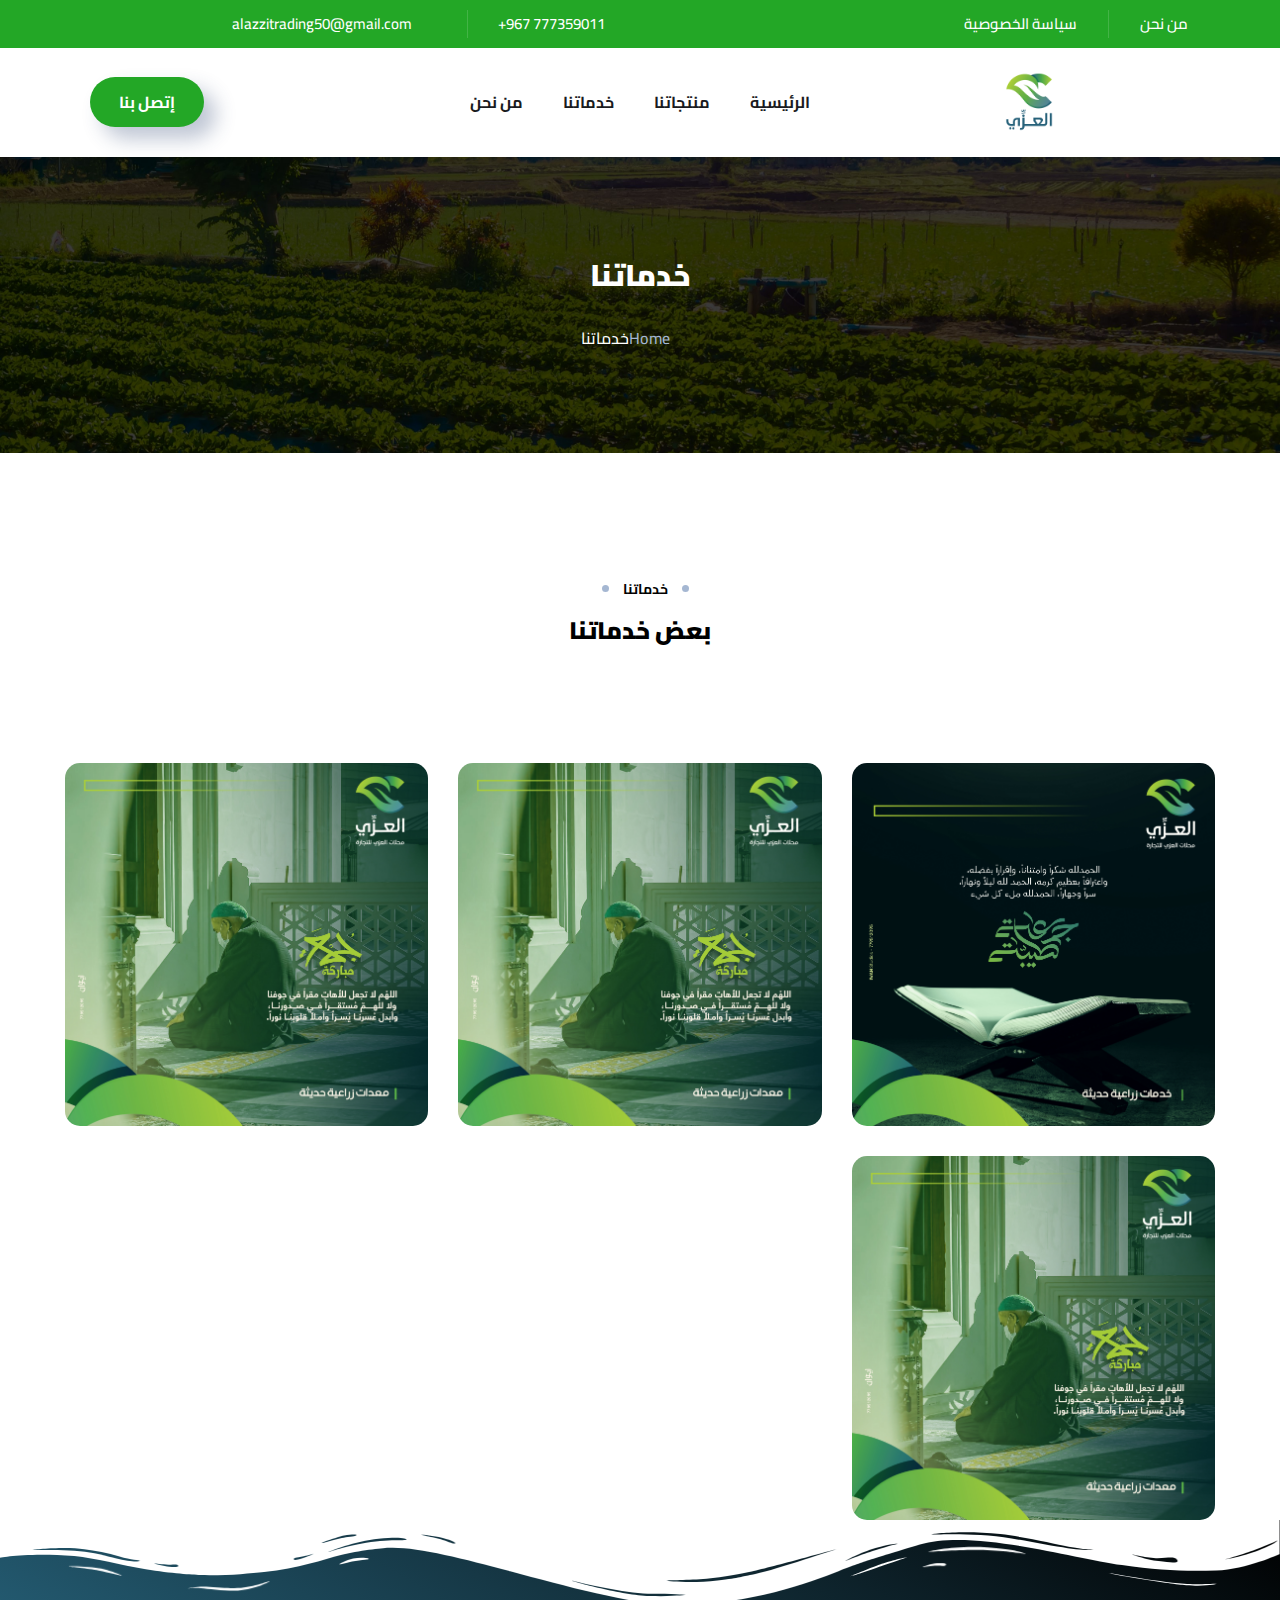
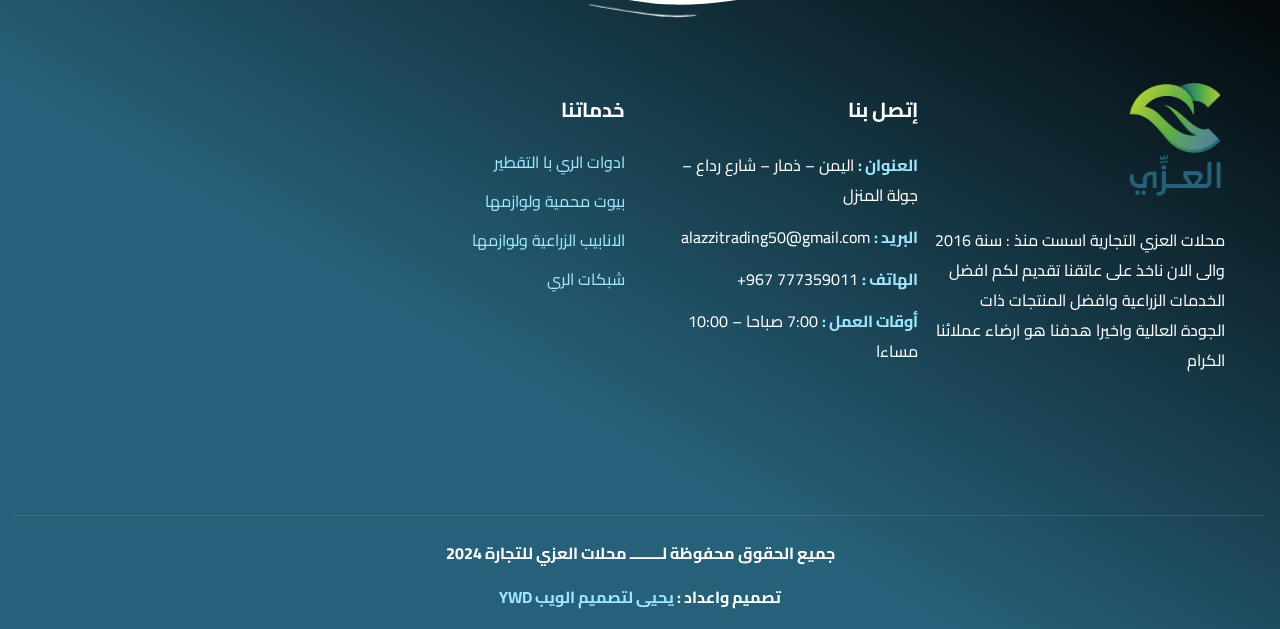
<file: service.html>
<!DOCTYPE html>
<html dir="rtl" lang="ar">
	<title> خدماتنا - محلات العزي للتجارة - جميع المستلزمات الزراعية</title>
<!-- Mirrored from khidmanet.net/ by HTTrack Website Copier/3.x [XR&CO'2014], Thu, 04 Apr 2024 23:44:28 GMT -->
<!-- Added by HTTrack --><meta http-equiv="content-type" content="text/html;charset=UTF-8" /><!-- /Added by HTTrack -->
<head>
	<link href="https://fonts.googleapis.com/css2?family=Cairo&amp;display=swap" rel="stylesheet">
	<meta charset="UTF-8">
	<meta name="viewport" content="width=device-width, initial-scale=1.0" >

<style id='classic-theme-styles-inline-css' type='text/css'>
/*! This file is auto-generated */
.wp-block-button__link{color:#fff;background-color:#32373c;border-radius:9999px;box-shadow:none;text-decoration:none;padding:calc(.667em + 2px) calc(1.333em + 2px);font-size:1.125em}.wp-block-file__button{background:#32373c;color:#fff;text-decoration:none}
</style>
<style id='global-styles-inline-css' type='text/css'>
body{--wp--preset--color--black: #000000;--wp--preset--color--cyan-bluish-gray: #abb8c3;--wp--preset--color--white: #ffffff;--wp--preset--color--pale-pink: #f78da7;--wp--preset--color--vivid-red: #cf2e2e;--wp--preset--color--luminous-vivid-orange: #ff6900;--wp--preset--color--luminous-vivid-amber: #fcb900;--wp--preset--color--light-green-cyan: #7bdcb5;--wp--preset--color--vivid-green-cyan: #00d084;--wp--preset--color--pale-cyan-blue: #8ed1fc;--wp--preset--color--vivid-cyan-blue: #0693e3;--wp--preset--color--vivid-purple: #9b51e0;--wp--preset--gradient--vivid-cyan-blue-to-vivid-purple: linear-gradient(135deg,rgba(6,147,227,1) 0%,rgb(155,81,224) 100%);--wp--preset--gradient--light-green-cyan-to-vivid-green-cyan: linear-gradient(135deg,rgb(122,220,180) 0%,rgb(0,208,130) 100%);--wp--preset--gradient--luminous-vivid-amber-to-luminous-vivid-orange: linear-gradient(135deg,rgba(252,185,0,1) 0%,rgba(255,105,0,1) 100%);--wp--preset--gradient--luminous-vivid-orange-to-vivid-red: linear-gradient(135deg,rgba(255,105,0,1) 0%,rgb(207,46,46) 100%);--wp--preset--gradient--very-light-gray-to-cyan-bluish-gray: linear-gradient(135deg,rgb(238,238,238) 0%,rgb(169,184,195) 100%);--wp--preset--gradient--cool-to-warm-spectrum: linear-gradient(135deg,rgb(74,234,220) 0%,rgb(151,120,209) 20%,rgb(207,42,186) 40%,rgb(238,44,130) 60%,rgb(251,105,98) 80%,rgb(254,248,76) 100%);--wp--preset--gradient--blush-light-purple: linear-gradient(135deg,rgb(255,206,236) 0%,rgb(152,150,240) 100%);--wp--preset--gradient--blush-bordeaux: linear-gradient(135deg,rgb(254,205,165) 0%,rgb(254,45,45) 50%,rgb(107,0,62) 100%);--wp--preset--gradient--luminous-dusk: linear-gradient(135deg,rgb(255,203,112) 0%,rgb(199,81,192) 50%,rgb(65,88,208) 100%);--wp--preset--gradient--pale-ocean: linear-gradient(135deg,rgb(255,245,203) 0%,rgb(182,227,212) 50%,rgb(51,167,181) 100%);--wp--preset--gradient--electric-grass: linear-gradient(135deg,rgb(202,248,128) 0%,rgb(113,206,126) 100%);--wp--preset--gradient--midnight: linear-gradient(135deg,rgb(2,3,129) 0%,rgb(40,116,252) 100%);--wp--preset--font-size--small: 13px;--wp--preset--font-size--medium: 20px;--wp--preset--font-size--large: 36px;--wp--preset--font-size--x-large: 42px;--wp--preset--spacing--20: 0.44rem;--wp--preset--spacing--30: 0.67rem;--wp--preset--spacing--40: 1rem;--wp--preset--spacing--50: 1.5rem;--wp--preset--spacing--60: 2.25rem;--wp--preset--spacing--70: 3.38rem;--wp--preset--spacing--80: 5.06rem;--wp--preset--shadow--natural: 6px 6px 9px rgba(0, 0, 0, 0.2);--wp--preset--shadow--deep: 12px 12px 50px rgba(0, 0, 0, 0.4);--wp--preset--shadow--sharp: 6px 6px 0px rgba(0, 0, 0, 0.2);--wp--preset--shadow--outlined: 6px 6px 0px -3px rgba(255, 255, 255, 1), 6px 6px rgba(0, 0, 0, 1);--wp--preset--shadow--crisp: 6px 6px 0px rgba(0, 0, 0, 1);}:where(.is-layout-flex){gap: 0.5em;}:where(.is-layout-grid){gap: 0.5em;}body .is-layout-flow > .alignleft{float: left;margin-inline-start: 0;margin-inline-end: 2em;}body .is-layout-flow > .alignright{float: right;margin-inline-start: 2em;margin-inline-end: 0;}body .is-layout-flow > .aligncenter{margin-left: auto !important;margin-right: auto !important;}body .is-layout-constrained > .alignleft{float: left;margin-inline-start: 0;margin-inline-end: 2em;}body .is-layout-constrained > .alignright{float: right;margin-inline-start: 2em;margin-inline-end: 0;}body .is-layout-constrained > .aligncenter{margin-left: auto !important;margin-right: auto !important;}body .is-layout-constrained > :where(:not(.alignleft):not(.alignright):not(.alignfull)){max-width: var(--wp--style--global--content-size);margin-left: auto !important;margin-right: auto !important;}body .is-layout-constrained > .alignwide{max-width: var(--wp--style--global--wide-size);}body .is-layout-flex{display: flex;}body .is-layout-flex{flex-wrap: wrap;align-items: center;}body .is-layout-flex > *{margin: 0;}body .is-layout-grid{display: grid;}body .is-layout-grid > *{margin: 0;}:where(.wp-block-columns.is-layout-flex){gap: 2em;}:where(.wp-block-columns.is-layout-grid){gap: 2em;}:where(.wp-block-post-template.is-layout-flex){gap: 1.25em;}:where(.wp-block-post-template.is-layout-grid){gap: 1.25em;}.has-black-color{color: var(--wp--preset--color--black) !important;}.has-cyan-bluish-gray-color{color: var(--wp--preset--color--cyan-bluish-gray) !important;}.has-white-color{color: var(--wp--preset--color--white) !important;}.has-pale-pink-color{color: var(--wp--preset--color--pale-pink) !important;}.has-vivid-red-color{color: var(--wp--preset--color--vivid-red) !important;}.has-luminous-vivid-orange-color{color: var(--wp--preset--color--luminous-vivid-orange) !important;}.has-luminous-vivid-amber-color{color: var(--wp--preset--color--luminous-vivid-amber) !important;}.has-light-green-cyan-color{color: var(--wp--preset--color--light-green-cyan) !important;}.has-vivid-green-cyan-color{color: var(--wp--preset--color--vivid-green-cyan) !important;}.has-pale-cyan-blue-color{color: var(--wp--preset--color--pale-cyan-blue) !important;}.has-vivid-cyan-blue-color{color: var(--wp--preset--color--vivid-cyan-blue) !important;}.has-vivid-purple-color{color: var(--wp--preset--color--vivid-purple) !important;}.has-black-background-color{background-color: var(--wp--preset--color--black) !important;}.has-cyan-bluish-gray-background-color{background-color: var(--wp--preset--color--cyan-bluish-gray) !important;}.has-white-background-color{background-color: var(--wp--preset--color--white) !important;}.has-pale-pink-background-color{background-color: var(--wp--preset--color--pale-pink) !important;}.has-vivid-red-background-color{background-color: var(--wp--preset--color--vivid-red) !important;}.has-luminous-vivid-orange-background-color{background-color: var(--wp--preset--color--luminous-vivid-orange) !important;}.has-luminous-vivid-amber-background-color{background-color: var(--wp--preset--color--luminous-vivid-amber) !important;}.has-light-green-cyan-background-color{background-color: var(--wp--preset--color--light-green-cyan) !important;}.has-vivid-green-cyan-background-color{background-color: var(--wp--preset--color--vivid-green-cyan) !important;}.has-pale-cyan-blue-background-color{background-color: var(--wp--preset--color--pale-cyan-blue) !important;}.has-vivid-cyan-blue-background-color{background-color: var(--wp--preset--color--vivid-cyan-blue) !important;}.has-vivid-purple-background-color{background-color: var(--wp--preset--color--vivid-purple) !important;}.has-black-border-color{border-color: var(--wp--preset--color--black) !important;}.has-cyan-bluish-gray-border-color{border-color: var(--wp--preset--color--cyan-bluish-gray) !important;}.has-white-border-color{border-color: var(--wp--preset--color--white) !important;}.has-pale-pink-border-color{border-color: var(--wp--preset--color--pale-pink) !important;}.has-vivid-red-border-color{border-color: var(--wp--preset--color--vivid-red) !important;}.has-luminous-vivid-orange-border-color{border-color: var(--wp--preset--color--luminous-vivid-orange) !important;}.has-luminous-vivid-amber-border-color{border-color: var(--wp--preset--color--luminous-vivid-amber) !important;}.has-light-green-cyan-border-color{border-color: var(--wp--preset--color--light-green-cyan) !important;}.has-vivid-green-cyan-border-color{border-color: var(--wp--preset--color--vivid-green-cyan) !important;}.has-pale-cyan-blue-border-color{border-color: var(--wp--preset--color--pale-cyan-blue) !important;}.has-vivid-cyan-blue-border-color{border-color: var(--wp--preset--color--vivid-cyan-blue) !important;}.has-vivid-purple-border-color{border-color: var(--wp--preset--color--vivid-purple) !important;}.has-vivid-cyan-blue-to-vivid-purple-gradient-background{background: var(--wp--preset--gradient--vivid-cyan-blue-to-vivid-purple) !important;}.has-light-green-cyan-to-vivid-green-cyan-gradient-background{background: var(--wp--preset--gradient--light-green-cyan-to-vivid-green-cyan) !important;}.has-luminous-vivid-amber-to-luminous-vivid-orange-gradient-background{background: var(--wp--preset--gradient--luminous-vivid-amber-to-luminous-vivid-orange) !important;}.has-luminous-vivid-orange-to-vivid-red-gradient-background{background: var(--wp--preset--gradient--luminous-vivid-orange-to-vivid-red) !important;}.has-very-light-gray-to-cyan-bluish-gray-gradient-background{background: var(--wp--preset--gradient--very-light-gray-to-cyan-bluish-gray) !important;}.has-cool-to-warm-spectrum-gradient-background{background: var(--wp--preset--gradient--cool-to-warm-spectrum) !important;}.has-blush-light-purple-gradient-background{background: var(--wp--preset--gradient--blush-light-purple) !important;}.has-blush-bordeaux-gradient-background{background: var(--wp--preset--gradient--blush-bordeaux) !important;}.has-luminous-dusk-gradient-background{background: var(--wp--preset--gradient--luminous-dusk) !important;}.has-pale-ocean-gradient-background{background: var(--wp--preset--gradient--pale-ocean) !important;}.has-electric-grass-gradient-background{background: var(--wp--preset--gradient--electric-grass) !important;}.has-midnight-gradient-background{background: var(--wp--preset--gradient--midnight) !important;}.has-small-font-size{font-size: var(--wp--preset--font-size--small) !important;}.has-medium-font-size{font-size: var(--wp--preset--font-size--medium) !important;}.has-large-font-size{font-size: var(--wp--preset--font-size--large) !important;}.has-x-large-font-size{font-size: var(--wp--preset--font-size--x-large) !important;}
.wp-block-navigation a:where(:not(.wp-element-button)){color: inherit;}
:where(.wp-block-post-template.is-layout-flex){gap: 1.25em;}:where(.wp-block-post-template.is-layout-grid){gap: 1.25em;}
:where(.wp-block-columns.is-layout-flex){gap: 2em;}:where(.wp-block-columns.is-layout-grid){gap: 2em;}
.wp-block-pullquote{font-size: 1.5em;line-height: 1.6;}
</style>
<style class="optimize_css_2" type="text/css" media="all">.wpcf7 .screen-reader-response{position:absolute;overflow:hidden;clip:rect(1px,1px,1px,1px);clip-path:inset(50%);height:1px;width:1px;margin:-1px;padding:0;border:0;word-wrap:normal!important}.wpcf7 form .wpcf7-response-output{margin:2em .5em 1em;padding:.2em 1em;border:2px solid #00a0d2}.wpcf7 form.init .wpcf7-response-output,.wpcf7 form.resetting .wpcf7-response-output,.wpcf7 form.submitting .wpcf7-response-output{display:none}.wpcf7 form.sent .wpcf7-response-output{border-color:#46b450}.wpcf7 form.failed .wpcf7-response-output,.wpcf7 form.aborted .wpcf7-response-output{border-color:#dc3232}.wpcf7 form.spam .wpcf7-response-output{border-color:#f56e28}.wpcf7 form.invalid .wpcf7-response-output,.wpcf7 form.unaccepted .wpcf7-response-output,.wpcf7 form.payment-required .wpcf7-response-output{border-color:#ffb900}.wpcf7-form-control-wrap{position:relative}.wpcf7-not-valid-tip{color:#dc3232;font-size:1em;font-weight:400;display:block}.use-floating-validation-tip .wpcf7-not-valid-tip{position:relative;top:-2ex;left:1em;z-index:100;border:1px solid #dc3232;background:#fff;padding:.2em .8em;width:24em}.wpcf7-list-item{display:inline-block;margin:0 0 0 1em}.wpcf7-list-item-label::before,.wpcf7-list-item-label::after{content:" "}.wpcf7-spinner{visibility:hidden;display:inline-block;background-color:#23282d;opacity:.75;width:24px;height:24px;border:none;border-radius:100%;padding:0;margin:0 24px;position:relative}form.submitting .wpcf7-spinner{visibility:visible}.wpcf7-spinner::before{content:'';position:absolute;background-color:#fbfbfc;top:4px;left:4px;width:6px;height:6px;border:none;border-radius:100%;transform-origin:8px 8px;animation-name:spin;animation-duration:1000ms;animation-timing-function:linear;animation-iteration-count:infinite}@media (prefers-reduced-motion:reduce){.wpcf7-spinner::before{animation-name:blink;animation-duration:2000ms}}@keyframes spin{from{transform:rotate(0deg)}to{transform:rotate(360deg)}}@keyframes blink{from{opacity:0}50%{opacity:1}to{opacity:0}}.wpcf7 [inert]{opacity:.5}.wpcf7 input[type="file"]{cursor:pointer}.wpcf7 input[type="file"]:disabled{cursor:default}.wpcf7 .wpcf7-submit:disabled{cursor:not-allowed}.wpcf7 input[type="url"],.wpcf7 input[type="email"],.wpcf7 input[type="tel"]{direction:ltr}.wpcf7-reflection>output{display:list-item;list-style:none}.wpcf7-reflection>output[hidden]{display:none}</style>
<style class="optimize_css_2" type="text/css" media="all">.wpcf7-not-valid-tip{direction:rtl}.use-floating-validation-tip .wpcf7-not-valid-tip{right:1em}.wpcf7-list-item{margin:0 1em 0 0}</style>
<style class="optimize_css_2" type="text/css" media="all">/*!
 * Bootstrap v3.3.7 (http://getbootstrap.com)
 * Copyright 2011-2018 Twitter, Inc.
 * Licensed under MIT (https://github.com/twbs/bootstrap/blob/master/LICENSE)
 *//*!
 * Generated using the Bootstrap Customizer (<none>)
 * Config saved to config.json and <none>
 *//*!
 * Bootstrap v3.3.7 (http://getbootstrap.com)
 * Copyright 2011-2016 Twitter, Inc.
 * Licensed under MIT (https://github.com/twbs/bootstrap/blob/master/LICENSE)
 *//*! normalize.css v3.0.3 | MIT License | github.com/necolas/normalize.css */hr,img,legend{border:0}legend,td,th{padding:0}body,figure{margin:0}html{font-family:sans-serif;-ms-text-size-adjust:100%;-webkit-text-size-adjust:100%}article,aside,details,figcaption,figure,footer,header,hgroup,main,menu,nav,section,summary{display:block}audio,canvas,progress,video{display:inline-block;vertical-align:baseline}audio:not([controls]){display:none;height:0}[hidden],template{display:none}a{background-color:transparent;color:#337ab7;text-decoration:none}a:active,a:hover{outline:0}abbr[title]{border-bottom:1px dotted}b,optgroup,strong{font-weight:700}dfn{font-style:italic}h1{font-size:2em;margin:.67em 0}mark{background:#ff0;color:#000}.img-thumbnail,body{background-color:#fff}small{font-size:80%}sub,sup{font-size:75%;line-height:0;position:relative;vertical-align:baseline}sup{top:-.5em}sub{bottom:-.25em}img{vertical-align:middle}svg:not(:root){overflow:hidden}hr{-webkit-box-sizing:content-box;-moz-box-sizing:content-box;box-sizing:content-box;height:0}pre,textarea{overflow:auto}code,kbd,pre,samp{font-family:monospace,monospace;font-size:1em}button,input,optgroup,select,textarea{color:inherit;font:inherit;margin:0}button{overflow:visible}button,select{text-transform:none}button,html input[type=button],input[type=reset],input[type=submit]{-webkit-appearance:button;cursor:pointer}button[disabled],html input[disabled]{cursor:default}button::-moz-focus-inner,input::-moz-focus-inner{border:0;padding:0}input[type=checkbox],input[type=radio]{-webkit-box-sizing:border-box;-moz-box-sizing:border-box;box-sizing:border-box;padding:0}input[type=number]::-webkit-inner-spin-button,input[type=number]::-webkit-outer-spin-button{height:auto}input[type=search]{-webkit-appearance:textfield;-webkit-box-sizing:content-box;-moz-box-sizing:content-box;box-sizing:content-box}input[type=search]::-webkit-search-cancel-button,input[type=search]::-webkit-search-decoration{-webkit-appearance:none}fieldset{border:1px solid silver;margin:0 2px;padding:.35em .625em .75em}table{border-collapse:collapse;border-spacing:0}*,:after,:before{-webkit-box-sizing:border-box;-moz-box-sizing:border-box;box-sizing:border-box}html{font-size:10px;-webkit-tap-highlight-color:transparent}body{font-family:"Helvetica Neue",Helvetica,Arial,sans-serif;font-size:14px;line-height:1.42857143;color:#333}button,input,select,textarea{font-family:inherit;font-size:inherit;line-height:inherit}a:focus,a:hover{color:#23527c;text-decoration:underline}a:focus{outline:-webkit-focus-ring-color auto 5px;outline-offset:-2px}.img-responsive{display:block;max-width:100%;height:auto}.img-rounded{border-radius:6px}.img-thumbnail{padding:4px;line-height:1.42857143;border:1px solid #ddd;border-radius:4px;-webkit-transition:all .2s ease-in-out;-o-transition:all .2s ease-in-out;transition:all .2s ease-in-out;display:inline-block;max-width:100%;height:auto}.img-circle{border-radius:50%}hr{margin-top:20px;margin-bottom:20px;border-top:1px solid #eee}.sr-only{position:absolute;width:1px;height:1px;margin:-1px;padding:0;overflow:hidden;clip:rect(0,0,0,0);border:0}.sr-only-focusable:active,.sr-only-focusable:focus{position:static;width:auto;height:auto;margin:0;overflow:visible;clip:auto}.container,.container-fluid{margin-right:auto;margin-left:auto;padding-left:15px;padding-right:15px}[role=button]{cursor:pointer}@media (min-width:768px){.container{width:750px}}@media (min-width:992px){.container{width:970px}}@media (min-width:1230px){.container{width:1200px}}.row{margin-left:-15px;margin-right:-15px}.col-lg-1,.col-lg-10,.col-lg-11,.col-lg-12,.col-lg-2,.col-lg-3,.col-lg-4,.col-lg-5,.col-lg-6,.col-lg-7,.col-lg-8,.col-lg-9,.col-md-1,.col-md-10,.col-md-11,.col-md-12,.col-md-2,.col-md-3,.col-md-4,.col-md-5,.col-md-6,.col-md-7,.col-md-8,.col-md-9,.col-sm-1,.col-sm-10,.col-sm-11,.col-sm-12,.col-sm-2,.col-sm-3,.col-sm-4,.col-sm-5,.col-sm-6,.col-sm-7,.col-sm-8,.col-sm-9,.col-xs-1,.col-xs-10,.col-xs-11,.col-xs-12,.col-xs-2,.col-xs-3,.col-xs-4,.col-xs-5,.col-xs-6,.col-xs-7,.col-xs-8,.col-xs-9{position:relative;min-height:1px;padding-left:15px;padding-right:15px}.col-xs-1,.col-xs-10,.col-xs-11,.col-xs-12,.col-xs-2,.col-xs-3,.col-xs-4,.col-xs-5,.col-xs-6,.col-xs-7,.col-xs-8,.col-xs-9{float:left}.col-xs-12{width:100%}.col-xs-11{width:91.66666667%}.col-xs-10{width:83.33333333%}.col-xs-9{width:75%}.col-xs-8{width:66.66666667%}.col-xs-7{width:58.33333333%}.col-xs-6{width:50%}.col-xs-5{width:41.66666667%}.col-xs-4{width:33.33333333%}.col-xs-3{width:25%}.col-xs-2{width:16.66666667%}.col-xs-1{width:8.33333333%}.col-xs-pull-12{right:100%}.col-xs-pull-11{right:91.66666667%}.col-xs-pull-10{right:83.33333333%}.col-xs-pull-9{right:75%}.col-xs-pull-8{right:66.66666667%}.col-xs-pull-7{right:58.33333333%}.col-xs-pull-6{right:50%}.col-xs-pull-5{right:41.66666667%}.col-xs-pull-4{right:33.33333333%}.col-xs-pull-3{right:25%}.col-xs-pull-2{right:16.66666667%}.col-xs-pull-1{right:8.33333333%}.col-xs-pull-0{right:auto}.col-xs-push-12{left:100%}.col-xs-push-11{left:91.66666667%}.col-xs-push-10{left:83.33333333%}.col-xs-push-9{left:75%}.col-xs-push-8{left:66.66666667%}.col-xs-push-7{left:58.33333333%}.col-xs-push-6{left:50%}.col-xs-push-5{left:41.66666667%}.col-xs-push-4{left:33.33333333%}.col-xs-push-3{left:25%}.col-xs-push-2{left:16.66666667%}.col-xs-push-1{left:8.33333333%}.col-xs-push-0{left:auto}.col-xs-offset-12{margin-left:100%}.col-xs-offset-11{margin-left:91.66666667%}.col-xs-offset-10{margin-left:83.33333333%}.col-xs-offset-9{margin-left:75%}.col-xs-offset-8{margin-left:66.66666667%}.col-xs-offset-7{margin-left:58.33333333%}.col-xs-offset-6{margin-left:50%}.col-xs-offset-5{margin-left:41.66666667%}.col-xs-offset-4{margin-left:33.33333333%}.col-xs-offset-3{margin-left:25%}.col-xs-offset-2{margin-left:16.66666667%}.col-xs-offset-1{margin-left:8.33333333%}.col-xs-offset-0{margin-left:0}@media (min-width:768px){.col-sm-1,.col-sm-10,.col-sm-11,.col-sm-12,.col-sm-2,.col-sm-3,.col-sm-4,.col-sm-5,.col-sm-6,.col-sm-7,.col-sm-8,.col-sm-9{float:left}.col-sm-12{width:100%}.col-sm-11{width:91.66666667%}.col-sm-10{width:83.33333333%}.col-sm-9{width:75%}.col-sm-8{width:66.66666667%}.col-sm-7{width:58.33333333%}.col-sm-6{width:50%}.col-sm-5{width:41.66666667%}.col-sm-4{width:33.33333333%}.col-sm-3{width:25%}.col-sm-2{width:16.66666667%}.col-sm-1{width:8.33333333%}.col-sm-pull-12{right:100%}.col-sm-pull-11{right:91.66666667%}.col-sm-pull-10{right:83.33333333%}.col-sm-pull-9{right:75%}.col-sm-pull-8{right:66.66666667%}.col-sm-pull-7{right:58.33333333%}.col-sm-pull-6{right:50%}.col-sm-pull-5{right:41.66666667%}.col-sm-pull-4{right:33.33333333%}.col-sm-pull-3{right:25%}.col-sm-pull-2{right:16.66666667%}.col-sm-pull-1{right:8.33333333%}.col-sm-pull-0{right:auto}.col-sm-push-12{left:100%}.col-sm-push-11{left:91.66666667%}.col-sm-push-10{left:83.33333333%}.col-sm-push-9{left:75%}.col-sm-push-8{left:66.66666667%}.col-sm-push-7{left:58.33333333%}.col-sm-push-6{left:50%}.col-sm-push-5{left:41.66666667%}.col-sm-push-4{left:33.33333333%}.col-sm-push-3{left:25%}.col-sm-push-2{left:16.66666667%}.col-sm-push-1{left:8.33333333%}.col-sm-push-0{left:auto}.col-sm-offset-12{margin-left:100%}.col-sm-offset-11{margin-left:91.66666667%}.col-sm-offset-10{margin-left:83.33333333%}.col-sm-offset-9{margin-left:75%}.col-sm-offset-8{margin-left:66.66666667%}.col-sm-offset-7{margin-left:58.33333333%}.col-sm-offset-6{margin-left:50%}.col-sm-offset-5{margin-left:41.66666667%}.col-sm-offset-4{margin-left:33.33333333%}.col-sm-offset-3{margin-left:25%}.col-sm-offset-2{margin-left:16.66666667%}.col-sm-offset-1{margin-left:8.33333333%}.col-sm-offset-0{margin-left:0}}@media (min-width:992px){.col-md-1,.col-md-10,.col-md-11,.col-md-12,.col-md-2,.col-md-3,.col-md-4,.col-md-5,.col-md-6,.col-md-7,.col-md-8,.col-md-9{float:left}.col-md-12{width:100%}.col-md-11{width:91.66666667%}.col-md-10{width:83.33333333%}.col-md-9{width:75%}.col-md-8{width:66.66666667%}.col-md-7{width:58.33333333%}.col-md-6{width:50%}.col-md-5{width:41.66666667%}.col-md-4{width:33.33333333%}.col-md-3{width:25%}.col-md-2{width:16.66666667%}.col-md-1{width:8.33333333%}.col-md-pull-12{right:100%}.col-md-pull-11{right:91.66666667%}.col-md-pull-10{right:83.33333333%}.col-md-pull-9{right:75%}.col-md-pull-8{right:66.66666667%}.col-md-pull-7{right:58.33333333%}.col-md-pull-6{right:50%}.col-md-pull-5{right:41.66666667%}.col-md-pull-4{right:33.33333333%}.col-md-pull-3{right:25%}.col-md-pull-2{right:16.66666667%}.col-md-pull-1{right:8.33333333%}.col-md-pull-0{right:auto}.col-md-push-12{left:100%}.col-md-push-11{left:91.66666667%}.col-md-push-10{left:83.33333333%}.col-md-push-9{left:75%}.col-md-push-8{left:66.66666667%}.col-md-push-7{left:58.33333333%}.col-md-push-6{left:50%}.col-md-push-5{left:41.66666667%}.col-md-push-4{left:33.33333333%}.col-md-push-3{left:25%}.col-md-push-2{left:16.66666667%}.col-md-push-1{left:8.33333333%}.col-md-push-0{left:auto}.col-md-offset-12{margin-left:100%}.col-md-offset-11{margin-left:91.66666667%}.col-md-offset-10{margin-left:83.33333333%}.col-md-offset-9{margin-left:75%}.col-md-offset-8{margin-left:66.66666667%}.col-md-offset-7{margin-left:58.33333333%}.col-md-offset-6{margin-left:50%}.col-md-offset-5{margin-left:41.66666667%}.col-md-offset-4{margin-left:33.33333333%}.col-md-offset-3{margin-left:25%}.col-md-offset-2{margin-left:16.66666667%}.col-md-offset-1{margin-left:8.33333333%}.col-md-offset-0{margin-left:0}}@media (min-width:1200px){.col-lg-1,.col-lg-10,.col-lg-11,.col-lg-12,.col-lg-2,.col-lg-3,.col-lg-4,.col-lg-5,.col-lg-6,.col-lg-7,.col-lg-8,.col-lg-9{float:left}.col-lg-12{width:100%}.col-lg-11{width:91.66666667%}.col-lg-10{width:83.33333333%}.col-lg-9{width:75%}.col-lg-8{width:66.66666667%}.col-lg-7{width:58.33333333%}.col-lg-6{width:50%}.col-lg-5{width:41.66666667%}.col-lg-4{width:33.33333333%}.col-lg-3{width:25%}.col-lg-2{width:16.66666667%}.col-lg-1{width:8.33333333%}.col-lg-pull-12{right:100%}.col-lg-pull-11{right:91.66666667%}.col-lg-pull-10{right:83.33333333%}.col-lg-pull-9{right:75%}.col-lg-pull-8{right:66.66666667%}.col-lg-pull-7{right:58.33333333%}.col-lg-pull-6{right:50%}.col-lg-pull-5{right:41.66666667%}.col-lg-pull-4{right:33.33333333%}.col-lg-pull-3{right:25%}.col-lg-pull-2{right:16.66666667%}.col-lg-pull-1{right:8.33333333%}.col-lg-pull-0{right:auto}.col-lg-push-12{left:100%}.col-lg-push-11{left:91.66666667%}.col-lg-push-10{left:83.33333333%}.col-lg-push-9{left:75%}.col-lg-push-8{left:66.66666667%}.col-lg-push-7{left:58.33333333%}.col-lg-push-6{left:50%}.col-lg-push-5{left:41.66666667%}.col-lg-push-4{left:33.33333333%}.col-lg-push-3{left:25%}.col-lg-push-2{left:16.66666667%}.col-lg-push-1{left:8.33333333%}.col-lg-push-0{left:auto}.col-lg-offset-12{margin-left:100%}.col-lg-offset-11{margin-left:91.66666667%}.col-lg-offset-10{margin-left:83.33333333%}.col-lg-offset-9{margin-left:75%}.col-lg-offset-8{margin-left:66.66666667%}.col-lg-offset-7{margin-left:58.33333333%}.col-lg-offset-6{margin-left:50%}.col-lg-offset-5{margin-left:41.66666667%}.col-lg-offset-4{margin-left:33.33333333%}.col-lg-offset-3{margin-left:25%}.col-lg-offset-2{margin-left:16.66666667%}.col-lg-offset-1{margin-left:8.33333333%}.col-lg-offset-0{margin-left:0}}.clearfix:after,.clearfix:before,.container-fluid:after,.container-fluid:before,.container:after,.container:before,.row:after,.row:before{content:" ";display:table}.clearfix:after,.container-fluid:after,.container:after,.row:after{clear:both}.center-block{display:block;margin-left:auto;margin-right:auto}.pull-right{float:right!important}.pull-left{float:left!important}.hide{display:none!important}.show{display:block!important}.invisible{visibility:hidden}.text-hide{font:0/0 a;color:transparent;text-shadow:none;background-color:transparent;border:0}.hidden{display:none!important}.affix{position:fixed}</style>
<style class="optimize_css_2" type="text/css" media="all">@font-face{font-family:"Flaticon";src:url(wp-content/themes/onum/fonts/Flaticon.eot);src:url(https://khidmanet.net/wp-content/themes/onum/css/../fonts/Flaticon.eot#1712110261) format("embedded-opentype"),url(https://khidmanet.net/wp-content/themes/onum/css/../fonts/Flaticon.woff2) format("woff2"),url(https://khidmanet.net/wp-content/themes/onum/css/../fonts/Flaticon.woff) format("woff"),url(https://khidmanet.net/wp-content/themes/onum/css/../fonts/Flaticon.ttf) format("truetype"),url(https://khidmanet.net/wp-content/themes/onum/css/../fonts/Flaticon.svg#Flaticon) format("svg");font-weight:400;font-style:normal}@media screen and (-webkit-min-device-pixel-ratio:0){@font-face{font-family:"Flaticon";src:url(https://khidmanet.net/wp-content/themes/onum/css/../fonts/Flaticon.svg#Flaticon) format("svg")}}[class^="flaticon-"]:before,[class*=" flaticon-"]:before,[class^="flaticon-"]:after,[class*=" flaticon-"]:after{font-family:Flaticon;font-size:14px;font-style:normal;margin-left:0}.flaticon-arrow-point-to-right:before{content:"\f100"}.flaticon-right-arrow:before{content:"\f101"}.flaticon-placeholder-filled-point:before{content:"\f102"}.flaticon-placeholder:before{content:"\f103"}.flaticon-phone:before{content:"\f104"}.flaticon-clock:before{content:"\f105"}.flaticon-search:before{content:"\f106"}.flaticon-supermarket:before{content:"\f107"}.flaticon-24h:before{content:"\f108"}.flaticon-check:before{content:"\f109"}.flaticon-share:before{content:"\f10a"}.flaticon-share-1:before{content:"\f10b"}.flaticon-arrowhead-thin-outline-to-the-left:before{content:"\f10c"}.flaticon-arrow-down-sign-to-navigate:before{content:"\f10d"}.flaticon-navigate-up-arrow:before{content:"\f10e"}.flaticon-chain:before{content:"\f10f"}.flaticon-heart:before{content:"\f110"}.flaticon-e-commerce-like-heart:before{content:"\f111"}.flaticon-like:before{content:"\f112"}.flaticon-heart-1:before{content:"\f113"}.flaticon-quote:before{content:"\f114"}.flaticon-quotation:before{content:"\f115"}.flaticon-writer:before{content:"\f116"}.flaticon-add:before{content:"\f117"}.flaticon-add-1:before{content:"\f118"}.flaticon-add-2:before{content:"\f119"}.flaticon-delete:before{content:"\f11a"}.flaticon-close-cross:before{content:"\f11b"}.flaticon-close:before{content:"\f11c"}.flaticon-close-button:before{content:"\f11d"}.flaticon-eye-open:before{content:"\f11e"}.flaticon-view:before{content:"\f11f"}.flaticon-left-arrow:before{content:"\f120"}.flaticon-right-arrow-1:before{content:"\f121"}.flaticon-left-arrow-1:before{content:"\f122"}.flaticon-arrow-pointing-to-right:before{content:"\f123"}.flaticon-next:before{content:"\f124"}.flaticon-keyboard-right-arrow-button:before{content:"\f125"}.flaticon-down-arrow:before{content:"\f126"}.flaticon-cart:before{content:"\f127"}.flaticon-graphic:before{content:"\f128"}.flaticon-portfolio:before{content:"\f129"}.flaticon-rocket:before{content:"\f12a"}.flaticon-aim:before{content:"\f12b"}.flaticon-system:before{content:"\f12c"}.flaticon-report:before{content:"\f12d"}.flaticon-globe:before{content:"\f12e"}.flaticon-startup:before{content:"\f12f"}.flaticon-internet:before{content:"\f130"}.flaticon-growth:before{content:"\f131"}.flaticon-pie-chart:before{content:"\f132"}.flaticon-pie-chart-1:before{content:"\f133"}.flaticon-document:before{content:"\f134"}.flaticon-search-1:before{content:"\f135"}.flaticon-coding:before{content:"\f136"}.flaticon-pie-chart-2:before{content:"\f137"}.flaticon-cloud-computing:before{content:"\f138"}.flaticon-pinterest:before{content:"\f139"}.flaticon-arrow-pointing-to-left:before{content:"\f13a"}.flaticon-arrow-pointing-to-down:before{content:"\f13b"}.flaticon-arrow-pointing-to-up:before{content:"\f13c"}.flaticon-world:before{content:"\f13d"}.flaticon-note:before{content:"\f13e"}.flaticon-viber:before{content:"\f13f"}.flaticon-star:before{content:"\f140"}.flaticon-phone-1:before{content:"\f141"}.flaticon-envelope:before{content:"\f142"}.flaticon-cart-1:before{content:"\f143"}.flaticon-user:before{content:"\f144"}.flaticon-send:before{content:"\f145"}.flaticon-analytics:before{content:"\f146"}.flaticon-chart:before{content:"\f147"}.flaticon-chat:before{content:"\f148"}.flaticon-link:before{content:"\f149"}.flaticon-heart-2:before{content:"\f14a"}.flaticon-info:before{content:"\f14b"}.flaticon-close-1:before{content:"\f14c"}.flaticon-check-1:before{content:"\f14d"}.flaticon-check-2:before{content:"\f14e"}.flaticon-exclamation:before{content:"\f14f"}.flaticon-danger:before{content:"\f150"}.flaticon-facebook-logo:before{content:"\f151"}.flaticon-facebook-letter-logo:before{content:"\f152"}.flaticon-twitter:before{content:"\f153"}.flaticon-twitter-black-shape:before{content:"\f154"}.flaticon-twitter-social-logotype:before{content:"\f155"}.flaticon-instagram:before{content:"\f156"}.flaticon-instagram-logo:before{content:"\f157"}.flaticon-instagram-1:before{content:"\f158"}.flaticon-instagram-2:before{content:"\f159"}.flaticon-pinterest-letter-logo:before{content:"\f15a"}.flaticon-pinterest-1:before{content:"\f15b"}</style>
<style class="optimize_css_2" type="text/css" media="all">.slick-slider{position:relative;display:block;box-sizing:border-box;-webkit-user-select:none;-moz-user-select:none;-ms-user-select:none;user-select:none;-webkit-touch-callout:none;-khtml-user-select:none;-ms-touch-action:pan-y;touch-action:pan-y;-webkit-tap-highlight-color:transparent}.slick-list{position:relative;display:block;overflow:hidden;margin:0;padding:0}.slick-list:focus{outline:none}.slick-list.dragging{cursor:pointer;cursor:hand}.slick-slider .slick-track,.slick-slider .slick-list{-webkit-transform:translate3d(0,0,0);-moz-transform:translate3d(0,0,0);-ms-transform:translate3d(0,0,0);-o-transform:translate3d(0,0,0);transform:translate3d(0,0,0)}.slick-track{position:relative;top:0;left:0;display:block;margin-left:auto;margin-right:auto}.slick-track:before,.slick-track:after{display:table;content:''}.slick-track:after{clear:both}.slick-loading .slick-track{visibility:hidden}.slick-slide{display:none;float:left;outline:none;height:100%;min-height:1px}[dir='rtl'] .slick-slide{float:right}.slick-slide img{display:block}.slick-slide.slick-loading img{display:none}.slick-slide.dragging img{pointer-events:none}.slick-initialized .slick-slide{display:block}.slick-loading .slick-slide{visibility:hidden}.slick-vertical .slick-slide{display:block;height:auto;border:1px solid transparent}.slick-arrow.slick-hidden{display:none}</style>
<style class="optimize_css_2" type="text/css" media="all">.slick-prev,.slick-next{font-size:0;line-height:0;position:absolute;top:50%;display:block;width:20px;height:20px;padding:0;-webkit-transform:translate(0,-50%);-ms-transform:translate(0,-50%);transform:translate(0,-50%);cursor:pointer;color:transparent;border:none;outline:none;background:transparent}.slick-prev:hover,.slick-prev:focus,.slick-next:hover,.slick-next:focus{color:transparent;outline:none;background:transparent}.slick-prev:hover:before,.slick-prev:focus:before,.slick-next:hover:before,.slick-next:focus:before{opacity:1}.slick-prev.slick-disabled:before,.slick-next.slick-disabled:before{opacity:.25}.slick-prev:before,.slick-next:before{font-family:'slick';font-size:20px;line-height:1;opacity:.75;color:#fff;-webkit-font-smoothing:antialiased;-moz-osx-font-smoothing:grayscale}.slick-prev{left:-25px}[dir='rtl'] .slick-prev{right:-25px;left:auto}.slick-prev:before{content:'←'}[dir='rtl'] .slick-prev:before{content:'→'}.slick-next{right:-25px}[dir='rtl'] .slick-next{right:auto;left:-25px}.slick-next:before{content:'→'}[dir='rtl'] .slick-next:before{content:'←'}.slick-dotted.slick-slider{margin-bottom:30px}.slick-dots{position:absolute;bottom:-40px;display:block;width:100%;padding:0;margin:0;list-style:none;text-align:center}.slick-dots li{position:relative;display:inline-block;width:20px;height:20px;margin:0 5px;padding:0;cursor:pointer}.slick-dots li button{font-size:0;line-height:0;display:block;width:20px;height:20px;padding:5px;cursor:pointer;color:transparent;border:0;outline:none;background:transparent}.slick-dots li button:hover,.slick-dots li button:focus{outline:none}.slick-dots li button:hover:before,.slick-dots li button:focus:before{opacity:1}.slick-dots li button:before{font-family:'slick';font-size:24px;line-height:20px;position:absolute;top:0;left:0;width:20px;height:20px;content:'•';text-align:center;opacity:.25;color:#000;-webkit-font-smoothing:antialiased;-moz-osx-font-smoothing:grayscale}.slick-dots li.slick-active button:before{opacity:1;color:#000}</style>
<style class="optimize_css_2" type="text/css" media="all">/*! Magnific PopUp CSS*/
.mfp-bg,.mfp-wrap{position:fixed;left:0;top:0}.mfp-bg,.mfp-container,.mfp-wrap{height:100%;width:100%}.mfp-container:before,.mfp-figure:after{content:''}.mfp-bg{z-index:1042;overflow:hidden;background:#0b0b0b;opacity:.8;filter:alpha(opacity=80)}.mfp-wrap{z-index:1043;outline:0!important;-webkit-backface-visibility:hidden}.mfp-container{text-align:center;position:absolute;left:0;top:0;padding:0 8px;-webkit-box-sizing:border-box;-moz-box-sizing:border-box;box-sizing:border-box}.mfp-container:before{display:inline-block;height:100%;vertical-align:middle}.mfp-align-top .mfp-container:before{display:none}.mfp-content{position:relative;display:inline-block;vertical-align:middle;margin:0 auto;text-align:left;z-index:1045}.mfp-close,.mfp-preloader{text-align:center;position:absolute}.mfp-ajax-holder .mfp-content,.mfp-inline-holder .mfp-content{width:100%;cursor:auto}.mfp-ajax-cur{cursor:progress}.mfp-zoom-out-cur,.mfp-zoom-out-cur .mfp-image-holder .mfp-close{cursor:-moz-zoom-out;cursor:-webkit-zoom-out;cursor:zoom-out}.mfp-zoom{cursor:pointer;cursor:-webkit-zoom-in;cursor:-moz-zoom-in;cursor:zoom-in}.mfp-auto-cursor .mfp-content{cursor:auto}.mfp-arrow,.mfp-close,.mfp-counter,.mfp-preloader{-webkit-user-select:none;-moz-user-select:none;user-select:none}.mfp-loading.mfp-figure{display:none}.mfp-hide{display:none!important}.mfp-preloader{color:#ccc;top:50%;width:auto;margin-top:-.8em;left:8px;right:8px;z-index:1044}.mfp-preloader a{color:#ccc}.mfp-close,.mfp-preloader a:hover{color:#fff}.mfp-s-error .mfp-content,.mfp-s-ready .mfp-preloader{display:none}button.mfp-arrow,button.mfp-close{overflow:visible;cursor:pointer;background:0 0;border:0;-webkit-appearance:none;display:block;outline:0;padding:0;z-index:1046;-webkit-box-shadow:none;box-shadow:none}button::-moz-focus-inner{padding:0;border:0}.mfp-close{width:44px;height:44px;line-height:44px;right:0;top:0;text-decoration:none;opacity:.65;filter:alpha(opacity=65);padding:0 0 18px 10px;font-style:normal;font-size:28px;font-family:Arial,Baskerville,monospace}.mfp-close:focus,.mfp-close:hover{opacity:1;filter:alpha(opacity=100)}.mfp-close:active{top:1px}.mfp-close-btn-in .mfp-close{color:#333}.mfp-iframe-holder .mfp-close,.mfp-image-holder .mfp-close{color:#fff;right:-6px;text-align:right;padding-right:6px;width:100%}.mfp-counter{position:absolute;top:0;right:0;color:#ccc;font-size:12px;line-height:18px}.mfp-figure,img.mfp-img{line-height:0}.mfp-arrow{position:absolute;opacity:.65;filter:alpha(opacity=65);margin:-55px 0 0;top:50%;padding:0;width:90px;height:110px;-webkit-tap-highlight-color:transparent}.mfp-arrow:active{margin-top:-54px}.mfp-arrow:focus,.mfp-arrow:hover{opacity:1;filter:alpha(opacity=100)}.mfp-arrow .mfp-a,.mfp-arrow .mfp-b,.mfp-arrow:after,.mfp-arrow:before{content:'';display:block;width:0;height:0;position:absolute;left:0;top:0;margin-top:35px;margin-left:35px;border:inset transparent}.mfp-arrow .mfp-a,.mfp-arrow:after{border-top-width:13px;border-bottom-width:13px;top:8px}.mfp-arrow .mfp-b,.mfp-arrow:before{border-top-width:21px;border-bottom-width:21px;opacity:.7}.mfp-arrow-left{left:0}.mfp-arrow-left .mfp-a,.mfp-arrow-left:after{border-right:17px solid #fff;margin-left:31px}.mfp-arrow-left .mfp-b,.mfp-arrow-left:before{margin-left:25px;border-right:27px solid #3f3f3f}.mfp-arrow-right{right:0}.mfp-arrow-right .mfp-a,.mfp-arrow-right:after{border-left:17px solid #fff;margin-left:39px}.mfp-arrow-right .mfp-b,.mfp-arrow-right:before{border-left:27px solid #3f3f3f}.mfp-iframe-holder{padding-top:40px;padding-bottom:40px}.mfp-iframe-holder .mfp-content{line-height:0;width:100%;max-width:900px}.mfp-image-holder .mfp-content,img.mfp-img{max-width:100%}.mfp-iframe-holder .mfp-close{top:-40px}.mfp-iframe-scaler{width:100%;height:0;overflow:hidden;padding-top:56.25%;box-shadow:0 0 8px rgba(0,0,0,.6)}.mfp-iframe-scaler iframe{position:absolute;display:block;top:0;left:0;width:100%;height:100%;background:#000}.mfp-figure:after,img.mfp-img{width:auto;height:auto;display:block}img.mfp-img{-webkit-box-sizing:border-box;-moz-box-sizing:border-box;box-sizing:border-box;padding:40px 0;margin:0 auto}.mfp-figure:after{position:absolute;left:0;top:40px;bottom:40px;right:0;z-index:-1;box-shadow:0 0 8px rgba(0,0,0,.6);background:#444}.mfp-figure small{color:#bdbdbd;display:block;font-size:12px;line-height:14px}.mfp-figure figure{margin:0}.mfp-bottom-bar{margin-top:-36px;position:absolute;top:100%;left:0;width:100%;cursor:auto}.mfp-title{text-align:left;line-height:18px;color:#f3f3f3;word-wrap:break-word;padding-right:36px}.mfp-gallery .mfp-image-holder .mfp-figure{cursor:pointer}@media screen and (max-width:800px) and (orientation:landscape),screen and (max-height:300px){.mfp-img-mobile .mfp-image-holder{padding-left:0;padding-right:0}.mfp-img-mobile img.mfp-img{padding:0}.mfp-img-mobile .mfp-figure:after{top:0;bottom:0}.mfp-img-mobile .mfp-figure small{display:inline;margin-left:5px}.mfp-img-mobile .mfp-bottom-bar{background:rgba(0,0,0,.6);bottom:0;margin:0;top:auto;padding:3px 5px;position:fixed;-webkit-box-sizing:border-box;-moz-box-sizing:border-box;box-sizing:border-box}.mfp-img-mobile .mfp-bottom-bar:empty{padding:0}.mfp-img-mobile .mfp-counter{right:5px;top:3px}.mfp-img-mobile .mfp-close{top:0;right:0;width:35px;height:35px;line-height:35px;background:rgba(0,0,0,.6);position:fixed;text-align:center;padding:0}}@media all and (max-width:900px){.mfp-arrow{-webkit-transform:scale(.75);transform:scale(.75)}.mfp-arrow-left{-webkit-transform-origin:0;transform-origin:0}.mfp-arrow-right{-webkit-transform-origin:100%;transform-origin:100%}.mfp-container{padding-left:6px;padding-right:6px}}.mfp-ie7 .mfp-img{padding:0}.mfp-ie7 .mfp-bottom-bar{width:600px;left:50%;margin-left:-300px;margin-top:5px;padding-bottom:5px}.mfp-ie7 .mfp-container{padding:0}.mfp-ie7 .mfp-content{padding-top:44px}.mfp-ie7 .mfp-close{top:0;right:0;padding-top:0}.mfp-3d-unfold .mfp-content{perspective:2000px}.mfp-3d-unfold .mfp-with-anim{opacity:0;transition:all .3s ease-in-out;transform-style:preserve-3d;transform:rotateY(-60deg)}.mfp-3d-unfold.mfp-bg{opacity:0;transition:all .5s}.mfp-3d-unfold.mfp-ready .mfp-with-anim{opacity:1;transform:rotateY(0)}.mfp-3d-unfold.mfp-ready.mfp-bg{opacity:.8}.mfp-3d-unfold.mfp-removing .mfp-with-anim{transform:rotateY(60deg);opacity:0}.mfp-3d-unfold.mfp-removing.mfp-bg{opacity:0}</style>
<style class="optimize_css_2" type="text/css" media="all">.sl-wrapper a{border-bottom:0!important;text-decoration:none!important}.sl-button{padding:.375em .625em;font-size:1em;line-height:1;font-weight:400}a.liked{color:#da1b1b}a.liked:hover,a.liked:active,a.liked:focus{color:#666}a.liked span.sl-count,a.liked span.sl-text,.sl-count,.sl-text{color:#666}.sl-icon{margin-right:.3125em;font-family:'Arial Unicode MS',Arial,sans-serif;vertical-align:middle}.sl-icon svg{fill:currentColor;width:1em;height:1em}.sl-icon svg:after{content:"";position:absolute;top:0;right:0;bottom:0;left:0}.sl-count,.sl-text{font-size:.625em;font-family:Arial,'Helvetica Neue',Helvetica,sans-serif;text-transform:uppercase;vertical-align:middle}.loader,.loader:before,.loader:after{background:rgba(0,0,0,.2);-webkit-animation:load-dark 1s infinite ease-in-out;animation:load-dark 1s infinite ease-in-out;width:.2em;height:.6em}.loader:before,.loader:after{position:absolute;top:0;content:''}.loader:before{left:-.375em;-webkit-animation-delay:-0.32s;animation-delay:-0.32s}.loader{text-indent:-999999em;display:inline-block;position:relative;vertical-align:middle;font-size:1em;-webkit-transform:translateZ(0);-ms-transform:translateZ(0);transform:translateZ(0);-webkit-animation-delay:-0.16s;animation-delay:-0.16s}.loader:after{left:.375em}@-webkit-keyframes load-dark{0%,80%,100%{box-shadow:0 0 rgba(0,0,0,.2);height:.6em}40%{box-shadow:0 -.3em rgba(0,0,0,.2);height:1em}}@keyframes load-dark{0%,80%,100%{box-shadow:0 0 rgba(0,0,0,.2);height:.6em}40%{box-shadow:0 -.3em rgba(0,0,0,.2);height:1em}}@-webkit-keyframes load-light{0%,80%,100%{box-shadow:0 0 rgba(255,255,255,.5);height:.6em}40%{box-shadow:0 -.3em rgba(255,255,255,.5);height:1em}}@keyframes load-light{0%,80%,100%{box-shadow:0 0 rgba(255,255,255,.5);height:.6em}40%{box-shadow:0 -.3em rgba(255,255,255,.5);height:1em}}</style>
<style class="optimize_css_2" type="text/css" media="all">/*! elementor-icons - v5.29.0 - 15-02-2024 */
@font-face{font-family:eicons;src:url(wp-content/plugins/elementor/assets/lib/eicons/fonts/eicons.eot#1712110261);src:url(https://khidmanet.net/wp-content/plugins/elementor/assets/lib/eicons/css/../fonts/eicons.eot#1712110261) format("embedded-opentype"),url(https://khidmanet.net/wp-content/plugins/elementor/assets/lib/eicons/css/../fonts/eicons.woff2#1712110261) format("woff2"),url(https://khidmanet.net/wp-content/plugins/elementor/assets/lib/eicons/css/../fonts/eicons.woff#1712110261) format("woff"),url(https://khidmanet.net/wp-content/plugins/elementor/assets/lib/eicons/css/../fonts/eicons.ttf#1712110261) format("truetype"),url(https://khidmanet.net/wp-content/plugins/elementor/assets/lib/eicons/css/../fonts/eicons.svg?5.29.0#eicon) format("svg");font-weight:400;font-style:normal}[class*=" eicon-"],[class^=eicon]{display:inline-block;font-family:eicons;font-size:inherit;font-weight:400;font-style:normal;font-variant:normal;line-height:1;text-rendering:auto;-webkit-font-smoothing:antialiased;-moz-osx-font-smoothing:grayscale}@keyframes a{0%{transform:rotate(0deg)}to{transform:rotate(359deg)}}.eicon-animation-spin{animation:a 2s infinite linear}.eicon-editor-link:before{content:"\e800"}.eicon-editor-unlink:before{content:"\e801"}.eicon-editor-external-link:before{content:"\e802"}.eicon-editor-close:before{content:"\e803"}.eicon-editor-list-ol:before{content:"\e804"}.eicon-editor-list-ul:before{content:"\e805"}.eicon-editor-bold:before{content:"\e806"}.eicon-editor-italic:before{content:"\e807"}.eicon-editor-underline:before{content:"\e808"}.eicon-editor-paragraph:before{content:"\e809"}.eicon-editor-h1:before{content:"\e80a"}.eicon-editor-h2:before{content:"\e80b"}.eicon-editor-h3:before{content:"\e80c"}.eicon-editor-h4:before{content:"\e80d"}.eicon-editor-h5:before{content:"\e80e"}.eicon-editor-h6:before{content:"\e80f"}.eicon-editor-quote:before{content:"\e810"}.eicon-editor-code:before{content:"\e811"}.eicon-elementor:before{content:"\e812"}.eicon-elementor-circle:before{content:"\e813"}.eicon-pojome:before{content:"\e814"}.eicon-plus:before{content:"\e815"}.eicon-menu-bar:before{content:"\e816"}.eicon-apps:before{content:"\e817"}.eicon-accordion:before{content:"\e818"}.eicon-alert:before{content:"\e819"}.eicon-animation-text:before{content:"\e81a"}.eicon-animation:before{content:"\e81b"}.eicon-banner:before{content:"\e81c"}.eicon-blockquote:before{content:"\e81d"}.eicon-button:before{content:"\e81e"}.eicon-call-to-action:before{content:"\e81f"}.eicon-captcha:before{content:"\e820"}.eicon-carousel:before{content:"\e821"}.eicon-checkbox:before{content:"\e822"}.eicon-columns:before{content:"\e823"}.eicon-countdown:before{content:"\e824"}.eicon-counter:before{content:"\e825"}.eicon-date:before{content:"\e826"}.eicon-divider-shape:before{content:"\e827"}.eicon-divider:before{content:"\e828"}.eicon-download-button:before{content:"\e829"}.eicon-dual-button:before{content:"\e82a"}.eicon-email-field:before{content:"\e82b"}.eicon-facebook-comments:before{content:"\e82c"}.eicon-facebook-like-box:before{content:"\e82d"}.eicon-form-horizontal:before{content:"\e82e"}.eicon-form-vertical:before{content:"\e82f"}.eicon-gallery-grid:before{content:"\e830"}.eicon-gallery-group:before{content:"\e831"}.eicon-gallery-justified:before{content:"\e832"}.eicon-gallery-masonry:before{content:"\e833"}.eicon-icon-box:before{content:"\e834"}.eicon-image-before-after:before{content:"\e835"}.eicon-image-box:before{content:"\e836"}.eicon-image-hotspot:before{content:"\e837"}.eicon-image-rollover:before{content:"\e838"}.eicon-info-box:before{content:"\e839"}.eicon-inner-section:before{content:"\e83a"}.eicon-mailchimp:before{content:"\e83b"}.eicon-menu-card:before{content:"\e83c"}.eicon-navigation-horizontal:before{content:"\e83d"}.eicon-nav-menu:before{content:"\e83e"}.eicon-navigation-vertical:before{content:"\e83f"}.eicon-number-field:before{content:"\e840"}.eicon-parallax:before{content:"\e841"}.eicon-php7:before{content:"\e842"}.eicon-post-list:before{content:"\e843"}.eicon-post-slider:before{content:"\e844"}.eicon-post:before{content:"\e845"}.eicon-posts-carousel:before{content:"\e846"}.eicon-posts-grid:before{content:"\e847"}.eicon-posts-group:before{content:"\e848"}.eicon-posts-justified:before{content:"\e849"}.eicon-posts-masonry:before{content:"\e84a"}.eicon-posts-ticker:before{content:"\e84b"}.eicon-price-list:before{content:"\e84c"}.eicon-price-table:before{content:"\e84d"}.eicon-radio:before{content:"\e84e"}.eicon-rtl:before{content:"\e84f"}.eicon-scroll:before{content:"\e850"}.eicon-search:before{content:"\e851"}.eicon-select:before{content:"\e852"}.eicon-share:before{content:"\e853"}.eicon-sidebar:before{content:"\e854"}.eicon-skill-bar:before{content:"\e855"}.eicon-slider-3d:before{content:"\e856"}.eicon-slider-album:before{content:"\e857"}.eicon-slider-device:before{content:"\e858"}.eicon-slider-full-screen:before{content:"\e859"}.eicon-slider-push:before{content:"\e85a"}.eicon-slider-vertical:before{content:"\e85b"}.eicon-slider-video:before{content:"\e85c"}.eicon-slides:before{content:"\e85d"}.eicon-social-icons:before{content:"\e85e"}.eicon-spacer:before{content:"\e85f"}.eicon-table:before{content:"\e860"}.eicon-tabs:before{content:"\e861"}.eicon-tel-field:before{content:"\e862"}.eicon-text-area:before{content:"\e863"}.eicon-text-field:before{content:"\e864"}.eicon-thumbnails-down:before{content:"\e865"}.eicon-thumbnails-half:before{content:"\e866"}.eicon-thumbnails-right:before{content:"\e867"}.eicon-time-line:before{content:"\e868"}.eicon-toggle:before{content:"\e869"}.eicon-url:before{content:"\e86a"}.eicon-t-letter:before{content:"\e86b"}.eicon-wordpress:before{content:"\e86c"}.eicon-text:before{content:"\e86d"}.eicon-anchor:before{content:"\e86e"}.eicon-bullet-list:before{content:"\e86f"}.eicon-code:before{content:"\e870"}.eicon-favorite:before{content:"\e871"}.eicon-google-maps:before{content:"\e872"}.eicon-image:before{content:"\e873"}.eicon-photo-library:before{content:"\e874"}.eicon-woocommerce:before{content:"\e875"}.eicon-youtube:before{content:"\e876"}.eicon-flip-box:before{content:"\e877"}.eicon-settings:before{content:"\e878"}.eicon-headphones:before{content:"\e879"}.eicon-testimonial:before{content:"\e87a"}.eicon-counter-circle:before{content:"\e87b"}.eicon-person:before{content:"\e87c"}.eicon-chevron-right:before{content:"\e87d"}.eicon-chevron-left:before{content:"\e87e"}.eicon-close:before{content:"\e87f"}.eicon-file-download:before{content:"\e880"}.eicon-save:before{content:"\e881"}.eicon-zoom-in:before{content:"\e882"}.eicon-shortcode:before{content:"\e883"}.eicon-nerd:before{content:"\e884"}.eicon-device-desktop:before{content:"\e885"}.eicon-device-tablet:before{content:"\e886"}.eicon-device-mobile:before{content:"\e887"}.eicon-document-file:before{content:"\e888"}.eicon-folder-o:before{content:"\e889"}.eicon-hypster:before{content:"\e88a"}.eicon-h-align-left:before{content:"\e88b"}.eicon-h-align-right:before{content:"\e88c"}.eicon-h-align-center:before{content:"\e88d"}.eicon-h-align-stretch:before{content:"\e88e"}.eicon-v-align-top:before{content:"\e88f"}.eicon-v-align-bottom:before{content:"\e890"}.eicon-v-align-middle:before{content:"\e891"}.eicon-v-align-stretch:before{content:"\e892"}.eicon-pro-icon:before{content:"\e893"}.eicon-mail:before{content:"\e894"}.eicon-lock-user:before{content:"\e895"}.eicon-testimonial-carousel:before{content:"\e896"}.eicon-media-carousel:before{content:"\e897"}.eicon-section:before{content:"\e898"}.eicon-column:before{content:"\e899"}.eicon-edit:before{content:"\e89a"}.eicon-clone:before{content:"\e89b"}.eicon-trash:before{content:"\e89c"}.eicon-play:before{content:"\e89d"}.eicon-angle-right:before{content:"\e89e"}.eicon-angle-left:before{content:"\e89f"}.eicon-animated-headline:before{content:"\e8a0"}.eicon-menu-toggle:before{content:"\e8a1"}.eicon-fb-embed:before{content:"\e8a2"}.eicon-fb-feed:before{content:"\e8a3"}.eicon-twitter-embed:before{content:"\e8a4"}.eicon-twitter-feed:before{content:"\e8a5"}.eicon-sync:before{content:"\e8a6"}.eicon-import-export:before{content:"\e8a7"}.eicon-check-circle:before{content:"\e8a8"}.eicon-library-save:before{content:"\e8a9"}.eicon-library-download:before{content:"\e8aa"}.eicon-insert:before{content:"\e8ab"}.eicon-preview-medium:before{content:"\e8ac"}.eicon-sort-down:before{content:"\e8ad"}.eicon-sort-up:before{content:"\e8ae"}.eicon-heading:before{content:"\e8af"}.eicon-logo:before{content:"\e8b0"}.eicon-meta-data:before{content:"\e8b1"}.eicon-post-content:before{content:"\e8b2"}.eicon-post-excerpt:before{content:"\e8b3"}.eicon-post-navigation:before{content:"\e8b4"}.eicon-yoast:before{content:"\e8b5"}.eicon-nerd-chuckle:before{content:"\e8b6"}.eicon-nerd-wink:before{content:"\e8b7"}.eicon-comments:before{content:"\e8b8"}.eicon-download-circle-o:before{content:"\e8b9"}.eicon-library-upload:before{content:"\e8ba"}.eicon-save-o:before{content:"\e8bb"}.eicon-upload-circle-o:before{content:"\e8bc"}.eicon-ellipsis-h:before{content:"\e8bd"}.eicon-ellipsis-v:before{content:"\e8be"}.eicon-arrow-left:before{content:"\e8bf"}.eicon-arrow-right:before{content:"\e8c0"}.eicon-arrow-up:before{content:"\e8c1"}.eicon-arrow-down:before{content:"\e8c2"}.eicon-play-o:before{content:"\e8c3"}.eicon-archive-posts:before{content:"\e8c4"}.eicon-archive-title:before{content:"\e8c5"}.eicon-featured-image:before{content:"\e8c6"}.eicon-post-info:before{content:"\e8c7"}.eicon-post-title:before{content:"\e8c8"}.eicon-site-logo:before{content:"\e8c9"}.eicon-site-search:before{content:"\e8ca"}.eicon-site-title:before{content:"\e8cb"}.eicon-plus-square:before{content:"\e8cc"}.eicon-minus-square:before{content:"\e8cd"}.eicon-cloud-check:before{content:"\e8ce"}.eicon-drag-n-drop:before{content:"\e8cf"}.eicon-welcome:before{content:"\e8d0"}.eicon-handle:before{content:"\e8d1"}.eicon-cart:before{content:"\e8d2"}.eicon-product-add-to-cart:before{content:"\e8d3"}.eicon-product-breadcrumbs:before{content:"\e8d4"}.eicon-product-categories:before{content:"\e8d5"}.eicon-product-description:before{content:"\e8d6"}.eicon-product-images:before{content:"\e8d7"}.eicon-product-info:before{content:"\e8d8"}.eicon-product-meta:before{content:"\e8d9"}.eicon-product-pages:before{content:"\e8da"}.eicon-product-price:before{content:"\e8db"}.eicon-product-rating:before{content:"\e8dc"}.eicon-product-related:before{content:"\e8dd"}.eicon-product-stock:before{content:"\e8de"}.eicon-product-tabs:before{content:"\e8df"}.eicon-product-title:before{content:"\e8e0"}.eicon-product-upsell:before{content:"\e8e1"}.eicon-products:before{content:"\e8e2"}.eicon-bag-light:before{content:"\e8e3"}.eicon-bag-medium:before{content:"\e8e4"}.eicon-bag-solid:before{content:"\e8e5"}.eicon-basket-light:before{content:"\e8e6"}.eicon-basket-medium:before{content:"\e8e7"}.eicon-basket-solid:before{content:"\e8e8"}.eicon-cart-light:before{content:"\e8e9"}.eicon-cart-medium:before{content:"\e8ea"}.eicon-cart-solid:before{content:"\e8eb"}.eicon-exchange:before{content:"\e8ec"}.eicon-preview-thin:before{content:"\e8ed"}.eicon-device-laptop:before{content:"\e8ee"}.eicon-collapse:before{content:"\e8ef"}.eicon-expand:before{content:"\e8f0"}.eicon-navigator:before{content:"\e8f1"}.eicon-plug:before{content:"\e8f2"}.eicon-dashboard:before{content:"\e8f3"}.eicon-typography:before{content:"\e8f4"}.eicon-info-circle-o:before{content:"\e8f5"}.eicon-integration:before{content:"\e8f6"}.eicon-plus-circle-o:before{content:"\e8f7"}.eicon-rating:before{content:"\e8f8"}.eicon-review:before{content:"\e8f9"}.eicon-tools:before{content:"\e8fa"}.eicon-loading:before{content:"\e8fb"}.eicon-sitemap:before{content:"\e8fc"}.eicon-click:before{content:"\e8fd"}.eicon-clock:before{content:"\e8fe"}.eicon-library-open:before{content:"\e8ff"}.eicon-warning:before{content:"\e900"}.eicon-flow:before{content:"\e901"}.eicon-cursor-move:before{content:"\e902"}.eicon-arrow-circle-left:before{content:"\e903"}.eicon-flash:before{content:"\e904"}.eicon-redo:before{content:"\e905"}.eicon-ban:before{content:"\e906"}.eicon-barcode:before{content:"\e907"}.eicon-calendar:before{content:"\e908"}.eicon-caret-left:before{content:"\e909"}.eicon-caret-right:before{content:"\e90a"}.eicon-caret-up:before{content:"\e90b"}.eicon-chain-broken:before{content:"\e90c"}.eicon-check-circle-o:before{content:"\e90d"}.eicon-check:before{content:"\e90e"}.eicon-chevron-double-left:before{content:"\e90f"}.eicon-chevron-double-right:before{content:"\e910"}.eicon-undo:before{content:"\e911"}.eicon-filter:before{content:"\e912"}.eicon-circle-o:before{content:"\e913"}.eicon-circle:before{content:"\e914"}.eicon-clock-o:before{content:"\e915"}.eicon-cog:before{content:"\e916"}.eicon-cogs:before{content:"\e917"}.eicon-commenting-o:before{content:"\e918"}.eicon-copy:before{content:"\e919"}.eicon-database:before{content:"\e91a"}.eicon-dot-circle-o:before{content:"\e91b"}.eicon-envelope:before{content:"\e91c"}.eicon-external-link-square:before{content:"\e91d"}.eicon-eyedropper:before{content:"\e91e"}.eicon-folder:before{content:"\e91f"}.eicon-font:before{content:"\e920"}.eicon-adjust:before{content:"\e921"}.eicon-lightbox:before{content:"\e922"}.eicon-heart-o:before{content:"\e923"}.eicon-history:before{content:"\e924"}.eicon-image-bold:before{content:"\e925"}.eicon-info-circle:before{content:"\e926"}.eicon-link:before{content:"\e927"}.eicon-long-arrow-left:before{content:"\e928"}.eicon-long-arrow-right:before{content:"\e929"}.eicon-caret-down:before{content:"\e92a"}.eicon-paint-brush:before{content:"\e92b"}.eicon-pencil:before{content:"\e92c"}.eicon-plus-circle:before{content:"\e92d"}.eicon-zoom-in-bold:before{content:"\e92e"}.eicon-sort-amount-desc:before{content:"\e92f"}.eicon-sign-out:before{content:"\e930"}.eicon-spinner:before{content:"\e931"}.eicon-square:before{content:"\e932"}.eicon-star-o:before{content:"\e933"}.eicon-star:before{content:"\e934"}.eicon-text-align-justify:before{content:"\e935"}.eicon-text-align-center:before{content:"\e936"}.eicon-tags:before{content:"\e937"}.eicon-text-align-left:before{content:"\e938"}.eicon-text-align-right:before{content:"\e939"}.eicon-close-circle:before{content:"\e93a"}.eicon-trash-o:before{content:"\e93b"}.eicon-font-awesome:before{content:"\e93c"}.eicon-user-circle-o:before{content:"\e93d"}.eicon-video-camera:before{content:"\e93e"}.eicon-heart:before{content:"\e93f"}.eicon-wrench:before{content:"\e940"}.eicon-help:before{content:"\e941"}.eicon-help-o:before{content:"\e942"}.eicon-zoom-out-bold:before{content:"\e943"}.eicon-plus-square-o:before{content:"\e944"}.eicon-minus-square-o:before{content:"\e945"}.eicon-minus-circle:before{content:"\e946"}.eicon-minus-circle-o:before{content:"\e947"}.eicon-code-bold:before{content:"\e948"}.eicon-cloud-upload:before{content:"\e949"}.eicon-search-bold:before{content:"\e94a"}.eicon-map-pin:before{content:"\e94b"}.eicon-meetup:before{content:"\e94c"}.eicon-slideshow:before{content:"\e94d"}.eicon-t-letter-bold:before{content:"\e94e"}.eicon-preferences:before{content:"\e94f"}.eicon-table-of-contents:before{content:"\e950"}.eicon-tv:before{content:"\e951"}.eicon-upload:before{content:"\e952"}.eicon-instagram-comments:before{content:"\e953"}.eicon-instagram-nested-gallery:before{content:"\e954"}.eicon-instagram-post:before{content:"\e955"}.eicon-instagram-video:before{content:"\e956"}.eicon-instagram-gallery:before{content:"\e957"}.eicon-instagram-likes:before{content:"\e958"}.eicon-facebook:before{content:"\e959"}.eicon-twitter:before{content:"\e95a"}.eicon-pinterest:before{content:"\e95b"}.eicon-frame-expand:before{content:"\e95c"}.eicon-frame-minimize:before{content:"\e95d"}.eicon-archive:before{content:"\e95e"}.eicon-colors-typography:before{content:"\e95f"}.eicon-custom:before{content:"\e960"}.eicon-footer:before{content:"\e961"}.eicon-header:before{content:"\e962"}.eicon-layout-settings:before{content:"\e963"}.eicon-lightbox-expand:before{content:"\e964"}.eicon-error-404:before{content:"\e965"}.eicon-theme-style:before{content:"\e966"}.eicon-search-results:before{content:"\e967"}.eicon-single-post:before{content:"\e968"}.eicon-site-identity:before{content:"\e969"}.eicon-theme-builder:before{content:"\e96a"}.eicon-download-bold:before{content:"\e96b"}.eicon-share-arrow:before{content:"\e96c"}.eicon-global-settings:before{content:"\e96d"}.eicon-user-preferences:before{content:"\e96e"}.eicon-lock:before{content:"\e96f"}.eicon-export-kit:before{content:"\e970"}.eicon-import-kit:before{content:"\e971"}.eicon-lottie:before{content:"\e972"}.eicon-products-archive:before{content:"\e973"}.eicon-single-product:before{content:"\e974"}.eicon-disable-trash-o:before{content:"\e975"}.eicon-single-page:before{content:"\e976"}.eicon-wordpress-light:before{content:"\e977"}.eicon-cogs-check:before{content:"\e978"}.eicon-custom-css:before{content:"\e979"}.eicon-global-colors:before{content:"\e97a"}.eicon-globe:before{content:"\e97b"}.eicon-typography-1:before{content:"\e97c"}.eicon-background:before{content:"\e97d"}.eicon-device-responsive:before{content:"\e97e"}.eicon-device-wide:before{content:"\e97f"}.eicon-code-highlight:before{content:"\e980"}.eicon-video-playlist:before{content:"\e981"}.eicon-download-kit:before{content:"\e982"}.eicon-kit-details:before{content:"\e983"}.eicon-kit-parts:before{content:"\e984"}.eicon-kit-upload:before{content:"\e985"}.eicon-kit-plugins:before{content:"\e986"}.eicon-kit-upload-alt:before{content:"\e987"}.eicon-hotspot:before{content:"\e988"}.eicon-paypal-button:before{content:"\e989"}.eicon-shape:before{content:"\e98a"}.eicon-wordart:before{content:"\e98b"}.eicon-checkout:before{content:"\e98c"}.eicon-container:before{content:"\e98d"}.eicon-flip:before{content:"\e98e"}.eicon-info:before{content:"\e98f"}.eicon-my-account:before{content:"\e990"}.eicon-purchase-summary:before{content:"\e991"}.eicon-page-transition:before{content:"\e992"}.eicon-spotify:before{content:"\e993"}.eicon-stripe-button:before{content:"\e994"}.eicon-woo-settings:before{content:"\e995"}.eicon-woo-cart:before{content:"\e996"}.eicon-grow:before{content:"\e997"}.eicon-order-end:before{content:"\e998"}.eicon-nowrap:before{content:"\e999"}.eicon-order-start:before{content:"\e99a"}.eicon-progress-tracker:before{content:"\e99b"}.eicon-shrink:before{content:"\e99c"}.eicon-wrap:before{content:"\e99d"}.eicon-align-center-h:before{content:"\e99e"}.eicon-align-center-v:before{content:"\e99f"}.eicon-align-end-h:before{content:"\e9a0"}.eicon-align-end-v:before{content:"\e9a1"}.eicon-align-start-h:before{content:"\e9a2"}.eicon-align-start-v:before{content:"\e9a3"}.eicon-align-stretch-h:before{content:"\e9a4"}.eicon-align-stretch-v:before{content:"\e9a5"}.eicon-justify-center-h:before{content:"\e9a6"}.eicon-justify-center-v:before{content:"\e9a7"}.eicon-justify-end-h:before{content:"\e9a8"}.eicon-justify-end-v:before{content:"\e9a9"}.eicon-justify-space-around-h:before{content:"\e9aa"}.eicon-justify-space-around-v:before{content:"\e9ab"}.eicon-justify-space-between-h:before{content:"\e9ac"}.eicon-justify-space-between-v:before{content:"\e9ad"}.eicon-justify-space-evenly-h:before{content:"\e9ae"}.eicon-justify-space-evenly-v:before{content:"\e9af"}.eicon-justify-start-h:before{content:"\e9b0"}.eicon-justify-start-v:before{content:"\e9b1"}.eicon-woocommerce-cross-sells:before{content:"\e9b2"}.eicon-woocommerce-notices:before{content:"\e9b3"}.eicon-inner-container:before{content:"\e9b4"}.eicon-warning-full:before{content:"\e9b5"}.eicon-exit:before{content:"\e9b6"}.eicon-loop-builder:before{content:"\e9b7"}.eicon-notes:before{content:"\e9b8"}.eicon-read:before{content:"\e9b9"}.eicon-unread:before{content:"\e9ba"}.eicon-carousel-loop:before{content:"\e9bb"}.eicon-mega-menu:before{content:"\eb78"}.eicon-nested-carousel:before{content:"\e9bd"}.eicon-ai:before{content:"\e9be"}.eicon-taxonomy-filter:before{content:"\eb7d"}.eicon-container-grid:before{content:"\ef02"}.eicon-upgrade:before{content:"\e9c1"}.eicon-advanced:before{content:"\eb84"}.eicon-notification:before{content:"\e9c3"}.eicon-light-mode:before{content:"\e9c4"}.eicon-dark-mode:before{content:"\e9c5"}.eicon-upgrade-crown:before{content:"\e9c6"}.eicon-eye:before{content:"\e8ac"}.eicon-elementor-square:before{content:"\e813"}</style>
<style class="optimize_css_2" type="text/css" media="all">@font-face{font-family:swiper-icons;src:url('data:application/font-woff;charset=utf-8;base64, [base64]//wADZ2x5ZgAAAywAAADMAAAD2MHtryVoZWFkAAABbAAAADAAAAA2E2+eoWhoZWEAAAGcAAAAHwAAACQC9gDzaG10eAAAAigAAAAZAAAArgJkABFsb2NhAAAC0AAAAFoAAABaFQAUGG1heHAAAAG8AAAAHwAAACAAcABAbmFtZQAAA/gAAAE5AAACXvFdBwlwb3N0AAAFNAAAAGIAAACE5s74hXjaY2BkYGAAYpf5Hu/j+W2+MnAzMYDAzaX6QjD6/4//Bxj5GA8AuRwMYGkAPywL13jaY2BkYGA88P8Agx4j+/8fQDYfA1AEBWgDAIB2BOoAeNpjYGRgYNBh4GdgYgABEMnIABJzYNADCQAACWgAsQB42mNgYfzCOIGBlYGB0YcxjYGBwR1Kf2WQZGhhYGBiYGVmgAFGBiQQkOaawtDAoMBQxXjg/wEGPcYDDA4wNUA2CCgwsAAAO4EL6gAAeNpj2M0gyAACqxgGNWBkZ2D4/wMA+xkDdgAAAHjaY2BgYGaAYBkGRgYQiAHyGMF8FgYHIM3DwMHABGQrMOgyWDLEM1T9/w8UBfEMgLzE////P/5//f/V/xv+r4eaAAeMbAxwIUYmIMHEgKYAYjUcsDAwsLKxc3BycfPw8jEQA/[base64]/uznmfPFBNODM2K7MTQ45YEAZqGP81AmGGcF3iPqOop0r1SPTaTbVkfUe4HXj97wYE+yNwWYxwWu4v1ugWHgo3S1XdZEVqWM7ET0cfnLGxWfkgR42o2PvWrDMBSFj/IHLaF0zKjRgdiVMwScNRAoWUoH78Y2icB/yIY09An6AH2Bdu/UB+yxopYshQiEvnvu0dURgDt8QeC8PDw7Fpji3fEA4z/PEJ6YOB5hKh4dj3EvXhxPqH/SKUY3rJ7srZ4FZnh1PMAtPhwP6fl2PMJMPDgeQ4rY8YT6Gzao0eAEA409DuggmTnFnOcSCiEiLMgxCiTI6Cq5DZUd3Qmp10vO0LaLTd2cjN4fOumlc7lUYbSQcZFkutRG7g6JKZKy0RmdLY680CDnEJ+UMkpFFe1RN7nxdVpXrC4aTtnaurOnYercZg2YVmLN/d/gczfEimrE/fs/bOuq29Zmn8tloORaXgZgGa78yO9/cnXm2BpaGvq25Dv9S4E9+5SIc9PqupJKhYFSSl47+Qcr1mYNAAAAeNptw0cKwkAAAMDZJA8Q7OUJvkLsPfZ6zFVERPy8qHh2YER+3i/BP83vIBLLySsoKimrqKqpa2hp6+jq6RsYGhmbmJqZSy0sraxtbO3sHRydnEMU4uR6yx7JJXveP7WrDycAAAAAAAH//wACeNpjYGRgYOABYhkgZgJCZgZNBkYGLQZtIJsFLMYAAAw3ALgAeNolizEKgDAQBCchRbC2sFER0YD6qVQiBCv/H9ezGI6Z5XBAw8CBK/m5iQQVauVbXLnOrMZv2oLdKFa8Pjuru2hJzGabmOSLzNMzvutpB3N42mNgZGBg4GKQYzBhYMxJLMlj4GBgAYow/P/PAJJhLM6sSoWKfWCAAwDAjgbRAAB42mNgYGBkAIIbCZo5IPrmUn0hGA0AO8EFTQAA');font-weight:400;font-style:normal}:root{--swiper-theme-color:#007aff}.swiper{margin-left:auto;margin-right:auto;position:relative;overflow:hidden;list-style:none;padding:0;z-index:1}.swiper-vertical>.swiper-wrapper{flex-direction:column}.swiper-wrapper{position:relative;width:100%;height:100%;z-index:1;display:flex;transition-property:transform;box-sizing:content-box}.swiper-android .swiper-slide,.swiper-wrapper{transform:translate3d(0,0,0)}.swiper-pointer-events{touch-action:pan-y}.swiper-pointer-events.swiper-vertical{touch-action:pan-x}.swiper-slide{flex-shrink:0;width:100%;height:100%;position:relative;transition-property:transform}.swiper-slide-invisible-blank{visibility:hidden}.swiper-autoheight,.swiper-autoheight .swiper-slide{height:auto}.swiper-autoheight .swiper-wrapper{align-items:flex-start;transition-property:transform,height}.swiper-backface-hidden .swiper-slide{transform:translateZ(0);-webkit-backface-visibility:hidden;backface-visibility:hidden}.swiper-3d,.swiper-3d.swiper-css-mode .swiper-wrapper{perspective:1200px}.swiper-3d .swiper-cube-shadow,.swiper-3d .swiper-slide,.swiper-3d .swiper-slide-shadow,.swiper-3d .swiper-slide-shadow-bottom,.swiper-3d .swiper-slide-shadow-left,.swiper-3d .swiper-slide-shadow-right,.swiper-3d .swiper-slide-shadow-top,.swiper-3d .swiper-wrapper{transform-style:preserve-3d}.swiper-3d .swiper-slide-shadow,.swiper-3d .swiper-slide-shadow-bottom,.swiper-3d .swiper-slide-shadow-left,.swiper-3d .swiper-slide-shadow-right,.swiper-3d .swiper-slide-shadow-top{position:absolute;left:0;top:0;width:100%;height:100%;pointer-events:none;z-index:10}.swiper-3d .swiper-slide-shadow{background:rgba(0,0,0,.15)}.swiper-3d .swiper-slide-shadow-left{background-image:linear-gradient(to left,rgba(0,0,0,.5),rgba(0,0,0,0))}.swiper-3d .swiper-slide-shadow-right{background-image:linear-gradient(to right,rgba(0,0,0,.5),rgba(0,0,0,0))}.swiper-3d .swiper-slide-shadow-top{background-image:linear-gradient(to top,rgba(0,0,0,.5),rgba(0,0,0,0))}.swiper-3d .swiper-slide-shadow-bottom{background-image:linear-gradient(to bottom,rgba(0,0,0,.5),rgba(0,0,0,0))}.swiper-css-mode>.swiper-wrapper{overflow:auto;scrollbar-width:none;-ms-overflow-style:none}.swiper-css-mode>.swiper-wrapper::-webkit-scrollbar{display:none}.swiper-css-mode>.swiper-wrapper>.swiper-slide{scroll-snap-align:start start}.swiper-horizontal.swiper-css-mode>.swiper-wrapper{scroll-snap-type:x mandatory}.swiper-vertical.swiper-css-mode>.swiper-wrapper{scroll-snap-type:y mandatory}.swiper-centered>.swiper-wrapper::before{content:'';flex-shrink:0;order:9999}.swiper-centered.swiper-horizontal>.swiper-wrapper>.swiper-slide:first-child{margin-inline-start:var(--swiper-centered-offset-before)}.swiper-centered.swiper-horizontal>.swiper-wrapper::before{height:100%;min-height:1px;width:var(--swiper-centered-offset-after)}.swiper-centered.swiper-vertical>.swiper-wrapper>.swiper-slide:first-child{margin-block-start:var(--swiper-centered-offset-before)}.swiper-centered.swiper-vertical>.swiper-wrapper::before{width:100%;min-width:1px;height:var(--swiper-centered-offset-after)}.swiper-centered>.swiper-wrapper>.swiper-slide{scroll-snap-align:center center}.swiper-virtual .swiper-slide{-webkit-backface-visibility:hidden;transform:translateZ(0)}.swiper-virtual.swiper-css-mode .swiper-wrapper::after{content:'';position:absolute;left:0;top:0;pointer-events:none}.swiper-virtual.swiper-css-mode.swiper-horizontal .swiper-wrapper::after{height:1px;width:var(--swiper-virtual-size)}.swiper-virtual.swiper-css-mode.swiper-vertical .swiper-wrapper::after{width:1px;height:var(--swiper-virtual-size)}:root{--swiper-navigation-size:44px}.swiper-button-next,.swiper-button-prev{position:absolute;top:50%;width:calc(var(--swiper-navigation-size)/ 44 * 27);height:var(--swiper-navigation-size);margin-top:calc(0px - (var(--swiper-navigation-size)/ 2));z-index:10;cursor:pointer;display:flex;align-items:center;justify-content:center;color:var(--swiper-navigation-color,var(--swiper-theme-color))}.swiper-button-next.swiper-button-disabled,.swiper-button-prev.swiper-button-disabled{opacity:.35;cursor:auto;pointer-events:none}.swiper-button-next.swiper-button-hidden,.swiper-button-prev.swiper-button-hidden{opacity:0;cursor:auto;pointer-events:none}.swiper-navigation-disabled .swiper-button-next,.swiper-navigation-disabled .swiper-button-prev{display:none!important}.swiper-button-next:after,.swiper-button-prev:after{font-family:swiper-icons;font-size:var(--swiper-navigation-size);text-transform:none!important;letter-spacing:0;font-variant:initial;line-height:1}.swiper-button-prev,.swiper-rtl .swiper-button-next{left:10px;right:auto}.swiper-button-prev:after,.swiper-rtl .swiper-button-next:after{content:'prev'}.swiper-button-next,.swiper-rtl .swiper-button-prev{right:10px;left:auto}.swiper-button-next:after,.swiper-rtl .swiper-button-prev:after{content:'next'}.swiper-button-lock{display:none}.swiper-pagination{position:absolute;text-align:center;transition:.3s opacity;transform:translate3d(0,0,0);z-index:10}.swiper-pagination.swiper-pagination-hidden{opacity:0}.swiper-pagination-disabled>.swiper-pagination,.swiper-pagination.swiper-pagination-disabled{display:none!important}.swiper-horizontal>.swiper-pagination-bullets,.swiper-pagination-bullets.swiper-pagination-horizontal,.swiper-pagination-custom,.swiper-pagination-fraction{bottom:10px;left:0;width:100%}.swiper-pagination-bullets-dynamic{overflow:hidden;font-size:0}.swiper-pagination-bullets-dynamic .swiper-pagination-bullet{transform:scale(.33);position:relative}.swiper-pagination-bullets-dynamic .swiper-pagination-bullet-active{transform:scale(1)}.swiper-pagination-bullets-dynamic .swiper-pagination-bullet-active-main{transform:scale(1)}.swiper-pagination-bullets-dynamic .swiper-pagination-bullet-active-prev{transform:scale(.66)}.swiper-pagination-bullets-dynamic .swiper-pagination-bullet-active-prev-prev{transform:scale(.33)}.swiper-pagination-bullets-dynamic .swiper-pagination-bullet-active-next{transform:scale(.66)}.swiper-pagination-bullets-dynamic .swiper-pagination-bullet-active-next-next{transform:scale(.33)}.swiper-pagination-bullet{width:var(--swiper-pagination-bullet-width,var(--swiper-pagination-bullet-size,8px));height:var(--swiper-pagination-bullet-height,var(--swiper-pagination-bullet-size,8px));display:inline-block;border-radius:50%;background:var(--swiper-pagination-bullet-inactive-color,#000);opacity:var(--swiper-pagination-bullet-inactive-opacity,.2)}button.swiper-pagination-bullet{border:none;margin:0;padding:0;box-shadow:none;-webkit-appearance:none;appearance:none}.swiper-pagination-clickable .swiper-pagination-bullet{cursor:pointer}.swiper-pagination-bullet:only-child{display:none!important}.swiper-pagination-bullet-active{opacity:var(--swiper-pagination-bullet-opacity,1);background:var(--swiper-pagination-color,var(--swiper-theme-color))}.swiper-pagination-vertical.swiper-pagination-bullets,.swiper-vertical>.swiper-pagination-bullets{right:10px;top:50%;transform:translate3d(0,-50%,0)}.swiper-pagination-vertical.swiper-pagination-bullets .swiper-pagination-bullet,.swiper-vertical>.swiper-pagination-bullets .swiper-pagination-bullet{margin:var(--swiper-pagination-bullet-vertical-gap,6px) 0;display:block}.swiper-pagination-vertical.swiper-pagination-bullets.swiper-pagination-bullets-dynamic,.swiper-vertical>.swiper-pagination-bullets.swiper-pagination-bullets-dynamic{top:50%;transform:translateY(-50%);width:8px}.swiper-pagination-vertical.swiper-pagination-bullets.swiper-pagination-bullets-dynamic .swiper-pagination-bullet,.swiper-vertical>.swiper-pagination-bullets.swiper-pagination-bullets-dynamic .swiper-pagination-bullet{display:inline-block;transition:.2s transform,.2s top}.swiper-horizontal>.swiper-pagination-bullets .swiper-pagination-bullet,.swiper-pagination-horizontal.swiper-pagination-bullets .swiper-pagination-bullet{margin:0 var(--swiper-pagination-bullet-horizontal-gap,4px)}.swiper-horizontal>.swiper-pagination-bullets.swiper-pagination-bullets-dynamic,.swiper-pagination-horizontal.swiper-pagination-bullets.swiper-pagination-bullets-dynamic{left:50%;transform:translateX(-50%);white-space:nowrap}.swiper-horizontal>.swiper-pagination-bullets.swiper-pagination-bullets-dynamic .swiper-pagination-bullet,.swiper-pagination-horizontal.swiper-pagination-bullets.swiper-pagination-bullets-dynamic .swiper-pagination-bullet{transition:.2s transform,.2s left}.swiper-horizontal.swiper-rtl>.swiper-pagination-bullets-dynamic .swiper-pagination-bullet{transition:.2s transform,.2s right}.swiper-pagination-progressbar{background:rgba(0,0,0,.25);position:absolute}.swiper-pagination-progressbar .swiper-pagination-progressbar-fill{background:var(--swiper-pagination-color,var(--swiper-theme-color));position:absolute;left:0;top:0;width:100%;height:100%;transform:scale(0);transform-origin:left top}.swiper-rtl .swiper-pagination-progressbar .swiper-pagination-progressbar-fill{transform-origin:right top}.swiper-horizontal>.swiper-pagination-progressbar,.swiper-pagination-progressbar.swiper-pagination-horizontal,.swiper-pagination-progressbar.swiper-pagination-vertical.swiper-pagination-progressbar-opposite,.swiper-vertical>.swiper-pagination-progressbar.swiper-pagination-progressbar-opposite{width:100%;height:4px;left:0;top:0}.swiper-horizontal>.swiper-pagination-progressbar.swiper-pagination-progressbar-opposite,.swiper-pagination-progressbar.swiper-pagination-horizontal.swiper-pagination-progressbar-opposite,.swiper-pagination-progressbar.swiper-pagination-vertical,.swiper-vertical>.swiper-pagination-progressbar{width:4px;height:100%;left:0;top:0}.swiper-pagination-lock{display:none}.swiper-scrollbar{border-radius:10px;position:relative;-ms-touch-action:none;background:rgba(0,0,0,.1)}.swiper-scrollbar-disabled>.swiper-scrollbar,.swiper-scrollbar.swiper-scrollbar-disabled{display:none!important}.swiper-horizontal>.swiper-scrollbar,.swiper-scrollbar.swiper-scrollbar-horizontal{position:absolute;left:1%;bottom:3px;z-index:50;height:5px;width:98%}.swiper-scrollbar.swiper-scrollbar-vertical,.swiper-vertical>.swiper-scrollbar{position:absolute;right:3px;top:1%;z-index:50;width:5px;height:98%}.swiper-scrollbar-drag{height:100%;width:100%;position:relative;background:rgba(0,0,0,.5);border-radius:10px;left:0;top:0}.swiper-scrollbar-cursor-drag{cursor:move}.swiper-scrollbar-lock{display:none}.swiper-zoom-container{width:100%;height:100%;display:flex;justify-content:center;align-items:center;text-align:center}.swiper-zoom-container>canvas,.swiper-zoom-container>img,.swiper-zoom-container>svg{max-width:100%;max-height:100%;object-fit:contain}.swiper-slide-zoomed{cursor:move}.swiper-lazy-preloader{width:42px;height:42px;position:absolute;left:50%;top:50%;margin-left:-21px;margin-top:-21px;z-index:10;transform-origin:50%;box-sizing:border-box;border:4px solid var(--swiper-preloader-color,var(--swiper-theme-color));border-radius:50%;border-top-color:transparent}.swiper-watch-progress .swiper-slide-visible .swiper-lazy-preloader,.swiper:not(.swiper-watch-progress) .swiper-lazy-preloader{animation:swiper-preloader-spin 1s infinite linear}.swiper-lazy-preloader-white{--swiper-preloader-color:#fff}.swiper-lazy-preloader-black{--swiper-preloader-color:#000}@keyframes swiper-preloader-spin{0%{transform:rotate(0deg)}100%{transform:rotate(360deg)}}.swiper .swiper-notification{position:absolute;left:0;top:0;pointer-events:none;opacity:0;z-index:-1000}.swiper-free-mode>.swiper-wrapper{transition-timing-function:ease-out;margin:0 auto}.swiper-grid>.swiper-wrapper{flex-wrap:wrap}.swiper-grid-column>.swiper-wrapper{flex-wrap:wrap;flex-direction:column}.swiper-fade.swiper-free-mode .swiper-slide{transition-timing-function:ease-out}.swiper-fade .swiper-slide{pointer-events:none;transition-property:opacity}.swiper-fade .swiper-slide .swiper-slide{pointer-events:none}.swiper-fade .swiper-slide-active,.swiper-fade .swiper-slide-active .swiper-slide-active{pointer-events:auto}.swiper-cube{overflow:visible}.swiper-cube .swiper-slide{pointer-events:none;-webkit-backface-visibility:hidden;backface-visibility:hidden;z-index:1;visibility:hidden;transform-origin:0 0;width:100%;height:100%}.swiper-cube .swiper-slide .swiper-slide{pointer-events:none}.swiper-cube.swiper-rtl .swiper-slide{transform-origin:100% 0}.swiper-cube .swiper-slide-active,.swiper-cube .swiper-slide-active .swiper-slide-active{pointer-events:auto}.swiper-cube .swiper-slide-active,.swiper-cube .swiper-slide-next,.swiper-cube .swiper-slide-next+.swiper-slide,.swiper-cube .swiper-slide-prev{pointer-events:auto;visibility:visible}.swiper-cube .swiper-slide-shadow-bottom,.swiper-cube .swiper-slide-shadow-left,.swiper-cube .swiper-slide-shadow-right,.swiper-cube .swiper-slide-shadow-top{z-index:0;-webkit-backface-visibility:hidden;backface-visibility:hidden}.swiper-cube .swiper-cube-shadow{position:absolute;left:0;bottom:0;width:100%;height:100%;opacity:.6;z-index:0}.swiper-cube .swiper-cube-shadow:before{content:'';background:#000;position:absolute;left:0;top:0;bottom:0;right:0;filter:blur(50px)}.swiper-flip{overflow:visible}.swiper-flip .swiper-slide{pointer-events:none;-webkit-backface-visibility:hidden;backface-visibility:hidden;z-index:1}.swiper-flip .swiper-slide .swiper-slide{pointer-events:none}.swiper-flip .swiper-slide-active,.swiper-flip .swiper-slide-active .swiper-slide-active{pointer-events:auto}.swiper-flip .swiper-slide-shadow-bottom,.swiper-flip .swiper-slide-shadow-left,.swiper-flip .swiper-slide-shadow-right,.swiper-flip .swiper-slide-shadow-top{z-index:0;-webkit-backface-visibility:hidden;backface-visibility:hidden}.swiper-creative .swiper-slide{-webkit-backface-visibility:hidden;backface-visibility:hidden;overflow:hidden;transition-property:transform,opacity,height}.swiper-cards{overflow:visible}.swiper-cards .swiper-slide{transform-origin:center bottom;-webkit-backface-visibility:hidden;backface-visibility:hidden;overflow:hidden}</style>
<style class="optimize_css_2" type="text/css" media="all">/*!
 * Font Awesome Free 5.15.3 by @fontawesome - https://fontawesome.com
 * License - https://fontawesome.com/license/free (Icons: CC BY 4.0, Fonts: SIL OFL 1.1, Code: MIT License)
 */
@font-face{font-family:"Font Awesome 5 Free";font-style:normal;font-weight:900;font-display:block;src:url(wp-content/plugins/elementor/assets/lib/font-awesome/webfonts/fa-solid-900.eot);src:url(https://khidmanet.net/wp-content/plugins/elementor/assets/lib/font-awesome/css/../webfonts/fa-solid-900.eot#1712110261) format("embedded-opentype"),url(https://khidmanet.net/wp-content/plugins/elementor/assets/lib/font-awesome/css/../webfonts/fa-solid-900.woff2) format("woff2"),url(https://khidmanet.net/wp-content/plugins/elementor/assets/lib/font-awesome/css/../webfonts/fa-solid-900.woff) format("woff"),url(https://khidmanet.net/wp-content/plugins/elementor/assets/lib/font-awesome/css/../webfonts/fa-solid-900.ttf) format("truetype"),url(https://khidmanet.net/wp-content/plugins/elementor/assets/lib/font-awesome/css/../webfonts/fa-solid-900.svg#fontawesome) format("svg")}.fa,.fas{font-family:"Font Awesome 5 Free";font-weight:900}</style>
<style class="optimize_css_2" type="text/css" media="all">/*!
 * Font Awesome Free 5.15.3 by @fontawesome - https://fontawesome.com
 * License - https://fontawesome.com/license/free (Icons: CC BY 4.0, Fonts: SIL OFL 1.1, Code: MIT License)
 */
@font-face{font-family:"Font Awesome 5 Free";font-style:normal;font-weight:400;font-display:block;src:url(wp-content/plugins/elementor/assets/lib/font-awesome/webfonts/fa-regular-400.eot);src:url(https://khidmanet.net/wp-content/plugins/elementor/assets/lib/font-awesome/css/../webfonts/fa-regular-400.eot#1712110261) format("embedded-opentype"),url(https://khidmanet.net/wp-content/plugins/elementor/assets/lib/font-awesome/css/../webfonts/fa-regular-400.woff2) format("woff2"),url(https://khidmanet.net/wp-content/plugins/elementor/assets/lib/font-awesome/css/../webfonts/fa-regular-400.woff) format("woff"),url(https://khidmanet.net/wp-content/plugins/elementor/assets/lib/font-awesome/css/../webfonts/fa-regular-400.ttf) format("truetype"),url(https://khidmanet.net/wp-content/plugins/elementor/assets/lib/font-awesome/css/../webfonts/fa-regular-400.svg#fontawesome) format("svg")}.far{font-family:"Font Awesome 5 Free";font-weight:400}</style>
<style class="optimize_css_2" type="text/css" media="all">/*!
 * Font Awesome Free 5.15.3 by @fontawesome - https://fontawesome.com
 * License - https://fontawesome.com/license/free (Icons: CC BY 4.0, Fonts: SIL OFL 1.1, Code: MIT License)
 */
@font-face{font-family:"Font Awesome 5 Brands";font-style:normal;font-weight:400;font-display:block;src:url(wp-content/plugins/elementor/assets/lib/font-awesome/webfonts/fa-brands-400.eot);src:url(https://khidmanet.net/wp-content/plugins/elementor/assets/lib/font-awesome/css/../webfonts/fa-brands-400.eot#1712110261) format("embedded-opentype"),url(https://khidmanet.net/wp-content/plugins/elementor/assets/lib/font-awesome/css/../webfonts/fa-brands-400.woff2) format("woff2"),url(https://khidmanet.net/wp-content/plugins/elementor/assets/lib/font-awesome/css/../webfonts/fa-brands-400.woff) format("woff"),url(https://khidmanet.net/wp-content/plugins/elementor/assets/lib/font-awesome/css/../webfonts/fa-brands-400.ttf) format("truetype"),url(https://khidmanet.net/wp-content/plugins/elementor/assets/lib/font-awesome/css/../webfonts/fa-brands-400.svg#fontawesome) format("svg")}.fab{font-family:"Font Awesome 5 Brands";font-weight:400}</style>
<link rel='stylesheet' id='wpo_min-header-0-css' href='wp-content/cache/wpo-minify/1712110261/assets/wpo-minify-header-75a425c8.min.css' type='text/css' media='all' />
<script type="text/javascript" id="wpo_min-header-0-js-extra">
/* <![CDATA[ */
var simpleLikes = {"ajaxurl":"https:\/\/khidmanet.net\/wp-admin\/admin-ajax.php","like":"Like","unlike":"Unlike"};
/* ]]> */
</script>
<script type="text/javascript" src="wp-content/cache/wpo-minify/1712110261/assets/wpo-minify-header-e90c18c7.min.js" id="wpo_min-header-0-js"></script>
<link rel="https://api.w.org/" href="wp-json/index.html" /><link rel="alternate" type="application/json" href="wp-json/wp/v2/pages/2277.json" /><link rel="EditURI" type="application/rsd+xml" title="RSD" href="xmlrpc0db0.php?rsd" />
<link rel="stylesheet" href="wp-content/themes/onum/rtl.css" type="text/css" media="screen" /><meta name="generator" content="WordPress 6.5" />
<link rel='shortlink' href='index.html' />
<link rel="alternate" type="application/json+oembed" href="wp-json/oembed/1.0/embed1e62.json?url=https%3A%2F%2Fkhidmanet.net%2F" />
<link rel="alternate" type="text/xml+oembed" href="wp-json/oembed/1.0/embed7213?url=https%3A%2F%2Fkhidmanet.net%2F&amp;format=xml" />
<style id="onum-inline-styles" type="text/css">
            .bg-gradient,
            .bg-hover-gradient:hover,
            .author-widget_wrapper,
            .service-box .number-box,
            .service-box .overlay,
            .icon-box.s1 .icon-main, .icon-box.s4 .icon-main,
            .icon-box.s3 .icon-main,
            .icon-box.s3 .bg-s3,
            .icon-box-grid,
            .process-box .number-box,
            .ot-testimonials .testimonial-wrap .bg-block,
            .projects-box .portfolio-info .portfolio-info-inner{ 
                background-color: #3c00ff;
                background-image:-moz-linear-gradient(145deg, #23a726, #23a726);
                background-image:-webkit-linear-gradient(145deg, #23a726, #23a726);
                background-image:linear-gradient(145deg, #23a726, #23a726); 
            }

            /**** Main Color ****/

            	/* Background Color */
                blockquote:before,
                .bg-primary,
                .octf-btn.octf-btn-white i,
                .octf-btn-primary,
                .post-box .post-cat a,
                .blog-post .share-post a,
                .widget-area .widget .widget-title:before,
                .search-form .search-submit i,
                .ot-pricing-table.s3 .title-table,
                .ot-tabs .tab-link,
                .ot-counter h6:before,
                .dc-text.dc-bg-primary .elementor-drop-cap,
                .mc4wp-form-fields .subscribe-inner-form .subscribe-btn-icon i{ background-color: #65ff00; }
    			
    			/* Color */
                .text-primary,
                .octf-btn.octf-btn-white,
                .octf-btn.octf-btn-white:visited, .octf-btn.octf-btn-white:hover, .octf-btn.octf-btn-white:focus,                
                a:hover, a:focus, a:active,
                .header-topbar a:hover,
                .header-overlay .header-topbar a:hover,
                .header_mobile .mobile_nav .mobile_mainmenu li li a:hover,.header_mobile .mobile_nav .mobile_mainmenu ul > li > ul > li.current-menu-ancestor > a,
                .header_mobile .mobile_nav .mobile_mainmenu > li > a:hover, .header_mobile .mobile_nav .mobile_mainmenu > li.current-menu-item > a,.header_mobile .mobile_nav .mobile_mainmenu > li.current-menu-ancestor > a,
                .page-header .breadcrumbs li a:hover,
                .post-box .post-cat a:hover,
                .post-box .entry-meta a:hover i,
                .post-box .entry-title a:hover,
                .blog-post .author-bio .author-info .author-socials a:hover,
                .drop-cap span,
                .sl-wrapper .sl-icon svg,
                .comments-area .comment-item .comment-meta .comment-reply-link:hover,
                .comment-respond .comment-reply-title small a:hover,
                .comment-form .logged-in-as a:hover,
                .icon-box .content-box h5 a:hover,
                .icon-box.s3:hover h5 a:hover, .icon-box.s3:hover p a:hover,
                .icon-box-grid .icon-box .content-box h5 a:hover,
                .ot-pricing-table.s3 h2,
                .ot-tabs .tab-content ul.has-icon li i,
                .ot-counter h6,
                .video-popup a,
                .dc-text .elementor-drop-cap span{ color: #65ff00; }
    			
    		/**** Second Color ****/
            
    		    /* Background Color */
                .bg-second,
                .slick-arrow:not(.slick-disabled):hover,
                .octf-btn-secondary,
                .octf-btn-secondary.octf-btn-white i,
                .main-navigation > ul > li:after,.main-navigation > ul > li:before,
                .main-navigation ul li li a:before,
                .cart-contents .count,
                .post-box .btn-play i:hover,
                .page-pagination li span, .page-pagination li a:hover,
                .blog-post .tagcloud a:hover,
                .widget .tagcloud a:hover,
                .widget-area .widget ul:not(.recent-news) > li a:hover:before,
                .search-form .search-submit i:hover,
                .ot-heading.text-light h6:before, .ot-heading.text-light h6:after,
                .team-wrap .team-social a, .team-wrap .team-social span,
                .ot-progress .progress-bar,
                .ot-pricing-table .title-table,
                .ot-tabs .tab-link.current, .ot-tabs .tab-link:hover,
                .ot-accordions .acc-item .acc-toggle i,
                .slider,
                .video-popup a:hover,
                .dc-text.dc-bg-second .elementor-drop-cap,
                div .custom .tp-bullet:after,
                .grid-lines .line-cleft .g-dot,
                .grid-lines .line-cright .g-dot,
                .project_filters li a:after{ background-color: #23a726; }        

                /* Color */            
                .text-second,
                .slick-arrow,
                .octf-btn-secondary i,
                .octf-btn-secondary.octf-btn-white,
                .octf-btn-secondary.octf-btn-white:visited, .octf-btn-secondary.octf-btn-white:hover, .octf-btn-secondary.octf-btn-white:focus,
                a,
                a:visited,
                .topbar-info li i,
                .main-navigation ul > li > a:hover,
                .main-navigation ul li li a:hover,.main-navigation ul ul li.current-menu-item > a,.main-navigation ul ul li.current-menu-ancestor > a,
                .header-style-1.header-overlay .btn-cta-header a,
                .post-box .link-box a:hover,
                .post-box .link-box i,
                .post-box .quote-box i,
                .post-box .btn-play i,
                .widget-area .widget ul:not(.recent-news) > li a:hover,
                .widget-area .widget ul:not(.recent-news) > li a:hover + span,
                .widget .recent-news h6 a:hover,
                .service-box:hover .number-box,
                .service-box-s2 .number-box,
                .active .service-box .number-box,
                .icon-box.s1:hover .icon-main, .icon-box.s4:hover .icon-main,
                .icon-box.s3:hover .icon-main,
                .active .icon-box.s1 .icon-main,
                .active .icon-box.s3 .icon-main,
                .team-wrap .team-social.active span,
                .ot-pricing-table .inner-table h2,
                .ot-accordions .acc-item .acc-toggle:hover,
                .ot-accordions .acc-item.current .acc-toggle,
                .slick-dots li.slick-active button:before,
                .real-numbers > span.active,
                .real-numbers .chart-boxs .chart-item h2,
                .dc-text.dc-text-second .elementor-drop-cap span,
                .projects-style-2 .projects-box .portfolio-info .portfolio-cates,
                .projects-style-2 .projects-box .portfolio-info .portfolio-cates a,
                .project_filters li a:hover, .project_filters li a.selected,
                .ot-countdown li.seperator,
                #back-to-top{ color: #23a726; }

                /* Border Color */
                .video-popup a:hover span{ border-color: #23a726; }

            /**** Third Color ****/
                
                /* Background Color */
                .bg-third,
                .octf-btn-third,
                .octf-btn-third.octf-btn-white i,
                .ot-pricing-table.s2 .title-table,
                .message-box .icon-main,
                input:checked + .slider,
                .dc-text.dc-bg-third .elementor-drop-cap,
                .grid-lines .g-dot{ background-color: #23a726; }

                /* Color */
                .text-third,
                .octf-btn-third i,
                .octf-btn-third.octf-btn-white,
                .octf-btn-third.octf-btn-white:visited, .octf-btn-third.octf-btn-white:hover, .octf-btn-third.octf-btn-white:focus,
                .post-nav a,
                .post-nav a:hover span,
                .icon-box.s2 .icon-main,
                .icon-box-grid .icon-box:hover .icon-main,
                .ot-pricing-table.s2 h2,
                .tab-titles .title-item:hover .icon-main, .tab-titles .title-item.tab-active .icon-main,
                .real-numbers > span.a-switch.active,
                .dc-text.dc-text-third .elementor-drop-cap span{ color: #23a726; }       

                /* Custom box-shadow when main color change */
                .octf-btn, .octf-btn-primary.octf-btn, .octf-btn-third.octf-btn, .octf-btn-secondary.octf-btn {
                    box-shadow: 12px 12px 20px 0px rgba(42, 67, 113, 0.3);
                  -webkit-box-shadow: 12px 12px 20px 0px rgba(42, 67, 113, 0.3);
                  -moz-box-shadow: 12px 12px 20px 0px rgba(42, 67, 113, 0.3);
                }
                .octf-btn-primary.octf-btn-icon, .octf-btn-third.octf-btn-icon, .octf-btn-secondary.octf-btn-icon {
                    box-shadow: 8px 8px 18px 0px rgba(42, 67, 113, 0.3);
                  -webkit-box-shadow: 8px 8px 18px 0px rgba(42, 67, 113, 0.3);
                  -moz-box-shadow: 8px 8px 18px 0px rgba(42, 67, 113, 0.3);
                }
                .icon-box-grid, .author-widget_wrapper {
                    box-shadow: 30px 30px 65px 0px rgba(42, 67, 113, 0.3);
                    -webkit-box-shadow: 30px 30px 65px 0px rgba(42, 67, 113, 0.3);
                    -moz-box-shadow: 30px 30px 65px 0px rgba(42, 67, 113, 0.3);
                }
                .icon-box.s1 .icon-main, .icon-box.s4 .icon-main {
                    box-shadow: 8px 8px 20px 0px rgba(42, 67, 113, 0.3);
                    -webkit-box-shadow: 8px 8px 20px 0px rgba(42, 67, 113, 0.3);
                    -moz-box-shadow: 8px 8px 20px 0px rgba(42, 67, 113, 0.3);
                }
                .icon-box.s3 .icon-main {
                    box-shadow: 8px 8px 30px 0px rgba(42, 67, 113, 0.3);
                    -webkit-box-shadow: 8px 8px 30px 0px rgba(42, 67, 113, 0.3);
                    -moz-box-shadow: 8px 8px 30px 0px rgba(42, 67, 113, 0.3);
                }
                .ot-testimonials .testimonial-wrap .bg-block {
                    box-shadow: 30px 30px 45px 0px rgba(42, 67, 113, 0.3);
                    -webkit-box-shadow: 30px 30px 45px 0px rgba(42, 67, 113, 0.3);
                    -moz-box-shadow: 30px 30px 45px 0px rgba(42, 67, 113, 0.3);
                }
                .team-wrap .team-social a, .team-wrap .team-social span {
                    box-shadow: 5px 5px 18px 0px rgba(42, 67, 113, 0.3);
                    -webkit-box-shadow: 5px 5px 18px 0px rgba(42, 67, 113, 0.3);
                    -moz-box-shadow: 5px 5px 18px 0px rgba(42, 67, 113, 0.3);
                }
                .process-box .number-box {
                    box-shadow: 10px 10px 30px 0px rgba(42, 67, 113, 0.3);
                    -webkit-box-shadow: 10px 10px 30px 0px rgba(42, 67, 113, 0.3);
                    -moz-box-shadow: 10px 10px 30px 0px rgba(42, 67, 113, 0.3);
                }
                .page-pagination li span, .page-pagination li a:hover {
                    box-shadow: 6px 6px 13px 0px rgba(42, 67, 113, 0.3);
                    -webkit-box-shadow: 6px 6px 13px 0px rgba(42, 67, 113, 0.3);
                    -moz-box-shadow: 6px 6px 13px 0px rgba(42, 67, 113, 0.3);
                }
                .projects-box .portfolio-info.s2 .portfolio-info-inner {
                    background-color: transparent;
                    background-image: -moz-linear-gradient(145deg, transparent, transparent);
                    background-image: -webkit-linear-gradient(145deg, transparent, transparent);
                    background-image: linear-gradient(145deg, transparent, transparent);
                }         
			                 
            /* Page Header Single Post */
            .single-page-header .breadcrumbs li a {color: #a5b7d2;}
            .single-page-header.post-box .sing-page-header-content .entry-meta a {
                color: #ffffff;
            }
            .single-page-header .breadcrumbs li a:hover {color: #65ff00;}
            .single-page-header.post-box .sing-page-header-content .entry-meta a:hover {
                color: #a5b7d2;
            }
            .single-page-header .breadcrumbs li a:active {color: #65ff00;}
            .single-page-header.post-box .sing-page-header-content .entry-meta a:active {
                color: #a5b7d2;
            }
                         
                /* Font Family: Red Hat Text */
                .projects-box .portfolio-info .portfolio-info-title, .elementor-element .elementor-widget-text-editor,
                .elementor-element .elementor-widget-icon-list .elementor-icon-list-item {font-family:Cairo;}
                             
                /* Font Family: Red Hat Display */
                h1, h2, h3, h4, h5, h6,
                div.elementor-widget.elementor-widget-heading .elementor-heading-title,
                .projects-style-3 .projects-box .portfolio-info .portfolio-info-title,
                blockquote,
                .font-second,
                .octf-btn,
                .btn-readmore a,
                .header-topbar,
                .topbar_menu ul li a,
                .topbar_languages select,
                .main-navigation ul,
                .cart-contents .count,
                .header_mobile,
                .page-header,
                .post-box .post-cat a,
                .post-box .entry-meta,
                .post-box .link-box a,
                .page-pagination,
                .blog-post .share-post a,
                .post-nav,
                .sl-wrapper .sl-count, .sl-wrapper .sl-text,
                .comments-area .comment-item .comment-meta .comment-time,
                .comments-area .comment-item .comment-meta .comment-reply-link,
                .comment-form .logged-in-as,
                .widget-area .widget ul:not(.recent-news) > li,
                .widget .recent-news li,
                .service-box .big-number,
                .service-box-s2 .number-box,
                .circle-progress .inner-bar > span,
                .ot-pricing-table .title-table,
                .ot-counter,
                .process-box .number-box,
                .video-popup > span,
                div .custom.tp-bullets .tp-bullet,
                .projects-box .portfolio-info .portfolio-cates,
                .projects-style-2 .projects-box .portfolio-info h5 a,
                .project_filters li a,
                .ot-countdown li span,                
                .site-footer,
                .footer-menu ul li a, .woocommerce ul.products li.product, .woocommerce-page ul.products li.product,
                .woocommerce table.shop_table, .woocommerce .quantity .qty, .cart_totals h2,
                #add_payment_method .cart-collaterals .cart_totals table td, #add_payment_method .cart-collaterals .cart_totals table th,.woocommerce-cart .cart-collaterals .cart_totals table td, .woocommerce-cart .cart-collaterals .cart_totals table th,.woocommerce-checkout .cart-collaterals .cart_totals table td, .woocommerce-checkout .cart-collaterals .cart_totals table th,
                .product-categories > li,
                .woocommerce ul.product_list_widget li a:not(.remove),
                .woocommerce .widget_shopping_cart .cart_list .quantity,
                .woocommerce .widget_shopping_cart .total strong,.woocommerce.widget_shopping_cart .total strong,
                .woocommerce .widget_shopping_cart .total .woocommerce-Price-amount,.woocommerce.widget_shopping_cart .total .woocommerce-Price-amount,
                .woocommerce-mini-cart__buttons a.button.wc-forward,
                .woocommerce .woocommerce-widget-layered-nav-list,
                .woocommerce .widget_price_filter .price_slider_amount,
                .woocommerce .widget_price_filter .price_slider_amount button.button,
                .woocommerce #respond input#submit.disabled, .woocommerce #respond input#submit:disabled,.woocommerce #respond input#submit:disabled[disabled], .woocommerce a.button.disabled,.woocommerce a.button:disabled, .woocommerce a.button:disabled[disabled], .woocommerce button.button.disabled,.woocommerce button.button:disabled, .woocommerce button.button:disabled[disabled],.woocommerce input.button.disabled, .woocommerce input.button:disabled, .woocommerce input.button:disabled[disabled],.woocommerce #respond input#submit, .woocommerce a.button,.woocommerce button.button, .woocommerce input.button,.woocommerce #respond input#submit.alt, .woocommerce a.button.alt,.woocommerce button.button.alt, .woocommerce input.button.alt,
                .product_meta > span,
                .woocommerce-review-link,
                .woocommerce div.product .entry-summary p.price,.woocommerce div.product .entry-summary span.price,
                .woocommerce div.product .woocommerce-tabs ul.tabs li a, .ot-heading .heading__text_stroke {font-family:Cairo; font-weight:regular;}
            </style><meta name="generator" content="Elementor 3.20.2; features: e_optimized_assets_loading, additional_custom_breakpoints, block_editor_assets_optimize, e_image_loading_optimization; settings: css_print_method-internal, google_font-disabled, font_display-auto">
<meta name="generator" content="Powered by Slider Revolution 6.6.20 - responsive, Mobile-Friendly Slider Plugin for WordPress with comfortable drag and drop interface." />
<link rel="icon" href="wp-content/plugins/revslider/public/assets/assets/ezzi 2.png" sizes="32x32" />
<link rel="icon" href="wp-content/plugins/revslider/public/assets/assets/ezzi 2.png" sizes="192x192" />
<link rel="apple-touch-icon" href="wp-content/plugins/revslider/public/assets/assets/ezzi 2.png" />
<meta name="msapplication-TileImage" content="wp-content/plugins/revslider/public/assets/assets/ezzi 2.png" />
<script>function setREVStartSize(e){
			//window.requestAnimationFrame(function() {
				window.RSIW = window.RSIW===undefined ? window.innerWidth : window.RSIW;
				window.RSIH = window.RSIH===undefined ? window.innerHeight : window.RSIH;
				try {
					var pw = document.getElementById(e.c).parentNode.offsetWidth,
						newh;
					pw = pw===0 || isNaN(pw) || (e.l=="fullwidth" || e.layout=="fullwidth") ? window.RSIW : pw;
					e.tabw = e.tabw===undefined ? 0 : parseInt(e.tabw);
					e.thumbw = e.thumbw===undefined ? 0 : parseInt(e.thumbw);
					e.tabh = e.tabh===undefined ? 0 : parseInt(e.tabh);
					e.thumbh = e.thumbh===undefined ? 0 : parseInt(e.thumbh);
					e.tabhide = e.tabhide===undefined ? 0 : parseInt(e.tabhide);
					e.thumbhide = e.thumbhide===undefined ? 0 : parseInt(e.thumbhide);
					e.mh = e.mh===undefined || e.mh=="" || e.mh==="auto" ? 0 : parseInt(e.mh,0);
					if(e.layout==="fullscreen" || e.l==="fullscreen")
						newh = Math.max(e.mh,window.RSIH);
					else{
						e.gw = Array.isArray(e.gw) ? e.gw : [e.gw];
						for (var i in e.rl) if (e.gw[i]===undefined || e.gw[i]===0) e.gw[i] = e.gw[i-1];
						e.gh = e.el===undefined || e.el==="" || (Array.isArray(e.el) && e.el.length==0)? e.gh : e.el;
						e.gh = Array.isArray(e.gh) ? e.gh : [e.gh];
						for (var i in e.rl) if (e.gh[i]===undefined || e.gh[i]===0) e.gh[i] = e.gh[i-1];
											
						var nl = new Array(e.rl.length),
							ix = 0,
							sl;
						e.tabw = e.tabhide>=pw ? 0 : e.tabw;
						e.thumbw = e.thumbhide>=pw ? 0 : e.thumbw;
						e.tabh = e.tabhide>=pw ? 0 : e.tabh;
						e.thumbh = e.thumbhide>=pw ? 0 : e.thumbh;
						for (var i in e.rl) nl[i] = e.rl[i]<window.RSIW ? 0 : e.rl[i];
						sl = nl[0];
						for (var i in nl) if (sl>nl[i] && nl[i]>0) { sl = nl[i]; ix=i;}
						var m = pw>(e.gw[ix]+e.tabw+e.thumbw) ? 1 : (pw-(e.tabw+e.thumbw)) / (e.gw[ix]);
						newh =  (e.gh[ix] * m) + (e.tabh + e.thumbh);
					}
					var el = document.getElementById(e.c);
					if (el!==null && el) el.style.height = newh+"px";
					el = document.getElementById(e.c+"_wrapper");
					if (el!==null && el) {
						el.style.height = newh+"px";
						el.style.display = "block";
					}
				} catch(e){
					console.log("Failure at Presize of Slider:" + e)
				}
			//});
		  };</script>
		<style type="text/css" id="wp-custom-css">
			
h1.entry-title{
	text-align:center;
}

@media screen and (max-width: 768px){
h1, h2, h3, h4, h5, h6{
	line-height:1.5;
	}
}

@media screen and (max-width: 768px){
ul, ol{
	padding-left:18px;
}
	}

.slick-arrow{
	width:48px;
		height:48px;
}



.page-title{
	font-size:30px;
}

@media screen and (max-width: 768px){
.page-title{
	font-size:22px;
}
	}

#img-adlane{
	width:70%;
}

.service-box .content-box{
	padding-right:0px;
}

.service-box .number-box{
	display:none;
}

.main-navigation ul li li a{
	text-align:right;
	font-family: 'cairo';
}

.blog-post .share-post{
	display:none;
}
.blog-post .tagcloud{
	text-align:center;
}

.single-post-inner .entry-media img, .single-post-inner .gallery-post{
	display:none;
}



.entry-meta{
	display:none;
}


.post-cat{
	display:none;
}
.single-page-header.post-box .sing-page-header-content .entry-title{
	padding-left:15px;
		padding-right:15px;
	line-height:1.5;
}

.post-nav{
	padding-left:20px;
	padding-right:20px;
}

.related-posts h2{
	padding-left:20px;
	padding-right:20px;
}

.related-posts{
		padding-left:20px;
	padding-right:20px;
}

.single-page-header .sing-page-header-content{
	padding-top:80px;
}

.blog-post .entry-footer{
	display:none;
}


.projects-style-2 .projects-box .portfolio-info .portfolio-info-inner{
	padding:10px 10px 10px 10px;
}

.single-portfolio-navigation{
	padding-left:40px;
	padding-right:40px;
}



.elementor-widget-icon-list .elementor-icon-list-item > .elementor-icon-list-text, .elementor-widget-icon-list .elementor-icon-list-item > a{
	font-family:cairo;
}		</style>
		<style id="kirki-inline-styles">.page-header{background-image:url("wp-content/uploads/2023/04/bg-page-header.webp");}body{font-family:Cairo;font-size:16px;}h1, .elementor-widget.elementor-widget-heading h1.elementor-heading-title{font-family:Cairo;font-size:30px;}h2, .elementor-widget.elementor-widget-heading h2.elementor-heading-title{font-family:Cairo;font-size:24px;line-height:35px;}h3, .elementor-widget.elementor-widget-heading h3.elementor-heading-title{font-family:Cairo;font-size:20;line-height:35px;}h4, .elementor-widget.elementor-widget-heading h4.elementor-heading-title{font-family:Cairo;font-size:18;}h5, .elementor-widget.elementor-widget-heading h5.elementor-heading-title{font-family:Cairo;}h6, .elementor-widget.elementor-widget-heading h6.elementor-heading-title{font-family:Cairo;}@media (max-width: 767px){}@media (min-width: 768px) and (max-width: 1024px){}@media (min-width: 1024px){}/* arabic */
@font-face {
  font-family: 'Cairo';
  font-style: normal;
  font-weight: 400;
  font-display: swap;
  src: url(wp-content/fonts/cairo/SLXgc1nY6HkvangtZmpQdkhzfH5lkSs2SgRjCAGMQ1z0hOA-a1biLD-H.woff2) format('woff2');
  unicode-range: U+0600-06FF, U+0750-077F, U+0870-088E, U+0890-0891, U+0898-08E1, U+08E3-08FF, U+200C-200E, U+2010-2011, U+204F, U+2E41, U+FB50-FDFF, U+FE70-FE74, U+FE76-FEFC, U+102E0-102FB, U+10E60-10E7E, U+10EFD-10EFF, U+1EE00-1EE03, U+1EE05-1EE1F, U+1EE21-1EE22, U+1EE24, U+1EE27, U+1EE29-1EE32, U+1EE34-1EE37, U+1EE39, U+1EE3B, U+1EE42, U+1EE47, U+1EE49, U+1EE4B, U+1EE4D-1EE4F, U+1EE51-1EE52, U+1EE54, U+1EE57, U+1EE59, U+1EE5B, U+1EE5D, U+1EE5F, U+1EE61-1EE62, U+1EE64, U+1EE67-1EE6A, U+1EE6C-1EE72, U+1EE74-1EE77, U+1EE79-1EE7C, U+1EE7E, U+1EE80-1EE89, U+1EE8B-1EE9B, U+1EEA1-1EEA3, U+1EEA5-1EEA9, U+1EEAB-1EEBB, U+1EEF0-1EEF1;
}
/* latin-ext */
@font-face {
  font-family: 'Cairo';
  font-style: normal;
  font-weight: 400;
  font-display: swap;
  src: url(wp-content/fonts/cairo/SLXgc1nY6HkvangtZmpQdkhzfH5lkSs2SgRjCAGMQ1z0hOA-a13iLD-H.woff2) format('woff2');
  unicode-range: U+0100-02AF, U+0304, U+0308, U+0329, U+1E00-1E9F, U+1EF2-1EFF, U+2020, U+20A0-20AB, U+20AD-20C0, U+2113, U+2C60-2C7F, U+A720-A7FF;
}
/* latin */
@font-face {
  font-family: 'Cairo';
  font-style: normal;
  font-weight: 400;
  font-display: swap;
  src: url(wp-content/fonts/cairo/SLXgc1nY6HkvangtZmpQdkhzfH5lkSs2SgRjCAGMQ1z0hOA-a1PiLA.woff2) format('woff2');
  unicode-range: U+0000-00FF, U+0131, U+0152-0153, U+02BB-02BC, U+02C6, U+02DA, U+02DC, U+0304, U+0308, U+0329, U+2000-206F, U+2074, U+20AC, U+2122, U+2191, U+2193, U+2212, U+2215, U+FEFF, U+FFFD;
}/* cyrillic-ext */
@font-face {
  font-family: 'Roboto';
  font-style: normal;
  font-weight: 400;
  font-display: swap;
  src: url(wp-content/fonts/roboto/KFOmCnqEu92Fr1Mu72xKOzY.woff2) format('woff2');
  unicode-range: U+0460-052F, U+1C80-1C88, U+20B4, U+2DE0-2DFF, U+A640-A69F, U+FE2E-FE2F;
}
/* cyrillic */
@font-face {
  font-family: 'Roboto';
  font-style: normal;
  font-weight: 400;
  font-display: swap;
  src: url(wp-content/fonts/roboto/KFOmCnqEu92Fr1Mu5mxKOzY.woff2) format('woff2');
  unicode-range: U+0301, U+0400-045F, U+0490-0491, U+04B0-04B1, U+2116;
}
/* greek-ext */
@font-face {
  font-family: 'Roboto';
  font-style: normal;
  font-weight: 400;
  font-display: swap;
  src: url(wp-content/fonts/roboto/KFOmCnqEu92Fr1Mu7mxKOzY.woff2) format('woff2');
  unicode-range: U+1F00-1FFF;
}
/* greek */
@font-face {
  font-family: 'Roboto';
  font-style: normal;
  font-weight: 400;
  font-display: swap;
  src: url(wp-content/fonts/roboto/KFOmCnqEu92Fr1Mu4WxKOzY.woff2) format('woff2');
  unicode-range: U+0370-0377, U+037A-037F, U+0384-038A, U+038C, U+038E-03A1, U+03A3-03FF;
}
/* vietnamese */
@font-face {
  font-family: 'Roboto';
  font-style: normal;
  font-weight: 400;
  font-display: swap;
  src: url(wp-content/fonts/roboto/KFOmCnqEu92Fr1Mu7WxKOzY.woff2) format('woff2');
  unicode-range: U+0102-0103, U+0110-0111, U+0128-0129, U+0168-0169, U+01A0-01A1, U+01AF-01B0, U+0300-0301, U+0303-0304, U+0308-0309, U+0323, U+0329, U+1EA0-1EF9, U+20AB;
}
/* latin-ext */
@font-face {
  font-family: 'Roboto';
  font-style: normal;
  font-weight: 400;
  font-display: swap;
  src: url(wp-content/fonts/roboto/KFOmCnqEu92Fr1Mu7GxKOzY.woff2) format('woff2');
  unicode-range: U+0100-02AF, U+0304, U+0308, U+0329, U+1E00-1E9F, U+1EF2-1EFF, U+2020, U+20A0-20AB, U+20AD-20C0, U+2113, U+2C60-2C7F, U+A720-A7FF;
}
/* latin */
@font-face {
  font-family: 'Roboto';
  font-style: normal;
  font-weight: 400;
  font-display: swap;
  src: url(wp-content/fonts/roboto/KFOmCnqEu92Fr1Mu4mxK.woff2) format('woff2');
  unicode-range: U+0000-00FF, U+0131, U+0152-0153, U+02BB-02BC, U+02C6, U+02DA, U+02DC, U+0304, U+0308, U+0329, U+2000-206F, U+2074, U+20AC, U+2122, U+2191, U+2193, U+2212, U+2215, U+FEFF, U+FFFD;
}/* arabic */
@font-face {
  font-family: 'Cairo';
  font-style: normal;
  font-weight: 400;
  font-display: swap;
  src: url(wp-content/fonts/cairo/SLXgc1nY6HkvangtZmpQdkhzfH5lkSs2SgRjCAGMQ1z0hOA-a1biLD-H.woff2) format('woff2');
  unicode-range: U+0600-06FF, U+0750-077F, U+0870-088E, U+0890-0891, U+0898-08E1, U+08E3-08FF, U+200C-200E, U+2010-2011, U+204F, U+2E41, U+FB50-FDFF, U+FE70-FE74, U+FE76-FEFC, U+102E0-102FB, U+10E60-10E7E, U+10EFD-10EFF, U+1EE00-1EE03, U+1EE05-1EE1F, U+1EE21-1EE22, U+1EE24, U+1EE27, U+1EE29-1EE32, U+1EE34-1EE37, U+1EE39, U+1EE3B, U+1EE42, U+1EE47, U+1EE49, U+1EE4B, U+1EE4D-1EE4F, U+1EE51-1EE52, U+1EE54, U+1EE57, U+1EE59, U+1EE5B, U+1EE5D, U+1EE5F, U+1EE61-1EE62, U+1EE64, U+1EE67-1EE6A, U+1EE6C-1EE72, U+1EE74-1EE77, U+1EE79-1EE7C, U+1EE7E, U+1EE80-1EE89, U+1EE8B-1EE9B, U+1EEA1-1EEA3, U+1EEA5-1EEA9, U+1EEAB-1EEBB, U+1EEF0-1EEF1;
}
/* latin-ext */
@font-face {
  font-family: 'Cairo';
  font-style: normal;
  font-weight: 400;
  font-display: swap;
  src: url(wp-content/fonts/cairo/SLXgc1nY6HkvangtZmpQdkhzfH5lkSs2SgRjCAGMQ1z0hOA-a13iLD-H.woff2) format('woff2');
  unicode-range: U+0100-02AF, U+0304, U+0308, U+0329, U+1E00-1E9F, U+1EF2-1EFF, U+2020, U+20A0-20AB, U+20AD-20C0, U+2113, U+2C60-2C7F, U+A720-A7FF;
}
/* latin */
@font-face {
  font-family: 'Cairo';
  font-style: normal;
  font-weight: 400;
  font-display: swap;
  src: url(wp-content/fonts/cairo/SLXgc1nY6HkvangtZmpQdkhzfH5lkSs2SgRjCAGMQ1z0hOA-a1PiLA.woff2) format('woff2');
  unicode-range: U+0000-00FF, U+0131, U+0152-0153, U+02BB-02BC, U+02C6, U+02DA, U+02DC, U+0304, U+0308, U+0329, U+2000-206F, U+2074, U+20AC, U+2122, U+2191, U+2193, U+2212, U+2215, U+FEFF, U+FFFD;
}/* cyrillic-ext */
@font-face {
  font-family: 'Roboto';
  font-style: normal;
  font-weight: 400;
  font-display: swap;
  src: url(wp-content/fonts/roboto/KFOmCnqEu92Fr1Mu72xKOzY.woff2) format('woff2');
  unicode-range: U+0460-052F, U+1C80-1C88, U+20B4, U+2DE0-2DFF, U+A640-A69F, U+FE2E-FE2F;
}
/* cyrillic */
@font-face {
  font-family: 'Roboto';
  font-style: normal;
  font-weight: 400;
  font-display: swap;
  src: url(wp-content/fonts/roboto/KFOmCnqEu92Fr1Mu5mxKOzY.woff2) format('woff2');
  unicode-range: U+0301, U+0400-045F, U+0490-0491, U+04B0-04B1, U+2116;
}
/* greek-ext */
@font-face {
  font-family: 'Roboto';
  font-style: normal;
  font-weight: 400;
  font-display: swap;
  src: url(wp-content/fonts/roboto/KFOmCnqEu92Fr1Mu7mxKOzY.woff2) format('woff2');
  unicode-range: U+1F00-1FFF;
}
/* greek */
@font-face {
  font-family: 'Roboto';
  font-style: normal;
  font-weight: 400;
  font-display: swap;
  src: url(wp-content/fonts/roboto/KFOmCnqEu92Fr1Mu4WxKOzY.woff2) format('woff2');
  unicode-range: U+0370-0377, U+037A-037F, U+0384-038A, U+038C, U+038E-03A1, U+03A3-03FF;
}
/* vietnamese */
@font-face {
  font-family: 'Roboto';
  font-style: normal;
  font-weight: 400;
  font-display: swap;
  src: url(wp-content/fonts/roboto/KFOmCnqEu92Fr1Mu7WxKOzY.woff2) format('woff2');
  unicode-range: U+0102-0103, U+0110-0111, U+0128-0129, U+0168-0169, U+01A0-01A1, U+01AF-01B0, U+0300-0301, U+0303-0304, U+0308-0309, U+0323, U+0329, U+1EA0-1EF9, U+20AB;
}
/* latin-ext */
@font-face {
  font-family: 'Roboto';
  font-style: normal;
  font-weight: 400;
  font-display: swap;
  src: url(wp-content/fonts/roboto/KFOmCnqEu92Fr1Mu7GxKOzY.woff2) format('woff2');
  unicode-range: U+0100-02AF, U+0304, U+0308, U+0329, U+1E00-1E9F, U+1EF2-1EFF, U+2020, U+20A0-20AB, U+20AD-20C0, U+2113, U+2C60-2C7F, U+A720-A7FF;
}
/* latin */
@font-face {
  font-family: 'Roboto';
  font-style: normal;
  font-weight: 400;
  font-display: swap;
  src: url(wp-content/fonts/roboto/KFOmCnqEu92Fr1Mu4mxK.woff2) format('woff2');
  unicode-range: U+0000-00FF, U+0131, U+0152-0153, U+02BB-02BC, U+02C6, U+02DA, U+02DC, U+0304, U+0308, U+0329, U+2000-206F, U+2074, U+20AC, U+2122, U+2191, U+2193, U+2212, U+2215, U+FEFF, U+FFFD;
}/* arabic */
@font-face {
  font-family: 'Cairo';
  font-style: normal;
  font-weight: 400;
  font-display: swap;
  src: url(wp-content/fonts/cairo/SLXgc1nY6HkvangtZmpQdkhzfH5lkSs2SgRjCAGMQ1z0hOA-a1biLD-H.woff2) format('woff2');
  unicode-range: U+0600-06FF, U+0750-077F, U+0870-088E, U+0890-0891, U+0898-08E1, U+08E3-08FF, U+200C-200E, U+2010-2011, U+204F, U+2E41, U+FB50-FDFF, U+FE70-FE74, U+FE76-FEFC, U+102E0-102FB, U+10E60-10E7E, U+10EFD-10EFF, U+1EE00-1EE03, U+1EE05-1EE1F, U+1EE21-1EE22, U+1EE24, U+1EE27, U+1EE29-1EE32, U+1EE34-1EE37, U+1EE39, U+1EE3B, U+1EE42, U+1EE47, U+1EE49, U+1EE4B, U+1EE4D-1EE4F, U+1EE51-1EE52, U+1EE54, U+1EE57, U+1EE59, U+1EE5B, U+1EE5D, U+1EE5F, U+1EE61-1EE62, U+1EE64, U+1EE67-1EE6A, U+1EE6C-1EE72, U+1EE74-1EE77, U+1EE79-1EE7C, U+1EE7E, U+1EE80-1EE89, U+1EE8B-1EE9B, U+1EEA1-1EEA3, U+1EEA5-1EEA9, U+1EEAB-1EEBB, U+1EEF0-1EEF1;
}
/* latin-ext */
@font-face {
  font-family: 'Cairo';
  font-style: normal;
  font-weight: 400;
  font-display: swap;
  src: url(wp-content/fonts/cairo/SLXgc1nY6HkvangtZmpQdkhzfH5lkSs2SgRjCAGMQ1z0hOA-a13iLD-H.woff2) format('woff2');
  unicode-range: U+0100-02AF, U+0304, U+0308, U+0329, U+1E00-1E9F, U+1EF2-1EFF, U+2020, U+20A0-20AB, U+20AD-20C0, U+2113, U+2C60-2C7F, U+A720-A7FF;
}
/* latin */
@font-face {
  font-family: 'Cairo';
  font-style: normal;
  font-weight: 400;
  font-display: swap;
  src: url(wp-content/fonts/cairo/SLXgc1nY6HkvangtZmpQdkhzfH5lkSs2SgRjCAGMQ1z0hOA-a1PiLA.woff2) format('woff2');
  unicode-range: U+0000-00FF, U+0131, U+0152-0153, U+02BB-02BC, U+02C6, U+02DA, U+02DC, U+0304, U+0308, U+0329, U+2000-206F, U+2074, U+20AC, U+2122, U+2191, U+2193, U+2212, U+2215, U+FEFF, U+FFFD;
}/* cyrillic-ext */
@font-face {
  font-family: 'Roboto';
  font-style: normal;
  font-weight: 400;
  font-display: swap;
  src: url(wp-content/fonts/roboto/KFOmCnqEu92Fr1Mu72xKOzY.woff2) format('woff2');
  unicode-range: U+0460-052F, U+1C80-1C88, U+20B4, U+2DE0-2DFF, U+A640-A69F, U+FE2E-FE2F;
}
/* cyrillic */
@font-face {
  font-family: 'Roboto';
  font-style: normal;
  font-weight: 400;
  font-display: swap;
  src: url(wp-content/fonts/roboto/KFOmCnqEu92Fr1Mu5mxKOzY.woff2) format('woff2');
  unicode-range: U+0301, U+0400-045F, U+0490-0491, U+04B0-04B1, U+2116;
}
/* greek-ext */
@font-face {
  font-family: 'Roboto';
  font-style: normal;
  font-weight: 400;
  font-display: swap;
  src: url(wp-content/fonts/roboto/KFOmCnqEu92Fr1Mu7mxKOzY.woff2) format('woff2');
  unicode-range: U+1F00-1FFF;
}
/* greek */
@font-face {
  font-family: 'Roboto';
  font-style: normal;
  font-weight: 400;
  font-display: swap;
  src: url(wp-content/fonts/roboto/KFOmCnqEu92Fr1Mu4WxKOzY.woff2) format('woff2');
  unicode-range: U+0370-0377, U+037A-037F, U+0384-038A, U+038C, U+038E-03A1, U+03A3-03FF;
}
/* vietnamese */
@font-face {
  font-family: 'Roboto';
  font-style: normal;
  font-weight: 400;
  font-display: swap;
  src: url(wp-content/fonts/roboto/KFOmCnqEu92Fr1Mu7WxKOzY.woff2) format('woff2');
  unicode-range: U+0102-0103, U+0110-0111, U+0128-0129, U+0168-0169, U+01A0-01A1, U+01AF-01B0, U+0300-0301, U+0303-0304, U+0308-0309, U+0323, U+0329, U+1EA0-1EF9, U+20AB;
}
/* latin-ext */
@font-face {
  font-family: 'Roboto';
  font-style: normal;
  font-weight: 400;
  font-display: swap;
  src: url(wp-content/fonts/roboto/KFOmCnqEu92Fr1Mu7GxKOzY.woff2) format('woff2');
  unicode-range: U+0100-02AF, U+0304, U+0308, U+0329, U+1E00-1E9F, U+1EF2-1EFF, U+2020, U+20A0-20AB, U+20AD-20C0, U+2113, U+2C60-2C7F, U+A720-A7FF;
}
/* latin */
@font-face {
  font-family: 'Roboto';
  font-style: normal;
  font-weight: 400;
  font-display: swap;
  src: url(wp-content/fonts/roboto/KFOmCnqEu92Fr1Mu4mxK.woff2) format('woff2');
  unicode-range: U+0000-00FF, U+0131, U+0152-0153, U+02BB-02BC, U+02C6, U+02DA, U+02DC, U+0304, U+0308, U+0329, U+2000-206F, U+2074, U+20AC, U+2122, U+2191, U+2193, U+2212, U+2215, U+FEFF, U+FFFD;
}</style></head>

<body class="rtl home page-template-default page page-id-2277 elementor-default elementor-kit-5 elementor-page elementor-page-2277 onum-theme-ver-1.2.16.2 wordpress-version-6.5">
	
<div id="page" class="site">

	<!-- #site-header-open -->
<header id="site-header" class="site-header cd-header" itemscope="itemscope" itemtype="http://schema.org/WPHeader">

    <!-- #header-desktop-open -->
    <div class="header__desktop-builder"><style id="elementor-post-3771">.elementor-3771 .elementor-element.elementor-element-316ba33a:not(.elementor-motion-effects-element-type-background), .elementor-3771 .elementor-element.elementor-element-316ba33a > .elementor-motion-effects-container > .elementor-motion-effects-layer{background-color:#23a726;}.elementor-3771 .elementor-element.elementor-element-316ba33a{transition:background 0.3s, border 0.3s, border-radius 0.3s, box-shadow 0.3s;}.elementor-3771 .elementor-element.elementor-element-316ba33a > .elementor-background-overlay{transition:background 0.3s, border-radius 0.3s, opacity 0.3s;}.elementor-3771 .elementor-element.elementor-element-12ef33e3 > .elementor-element-populated{margin:10px 0px 10px 0px;--e-column-margin-right:0px;--e-column-margin-left:0px;}.elementor-3771 .elementor-element.elementor-element-181d022c .elementor-icon-list-items:not(.elementor-inline-items) .elementor-icon-list-item:not(:last-child){padding-bottom:calc(62px/2);}.elementor-3771 .elementor-element.elementor-element-181d022c .elementor-icon-list-items:not(.elementor-inline-items) .elementor-icon-list-item:not(:first-child){margin-top:calc(62px/2);}.elementor-3771 .elementor-element.elementor-element-181d022c .elementor-icon-list-items.elementor-inline-items .elementor-icon-list-item{margin-right:calc(62px/2);margin-left:calc(62px/2);}.elementor-3771 .elementor-element.elementor-element-181d022c .elementor-icon-list-items.elementor-inline-items{margin-right:calc(-62px/2);margin-left:calc(-62px/2);}body.rtl .elementor-3771 .elementor-element.elementor-element-181d022c .elementor-icon-list-items.elementor-inline-items .elementor-icon-list-item:after{left:calc(-62px/2);}body:not(.rtl) .elementor-3771 .elementor-element.elementor-element-181d022c .elementor-icon-list-items.elementor-inline-items .elementor-icon-list-item:after{right:calc(-62px/2);}.elementor-3771 .elementor-element.elementor-element-181d022c .elementor-icon-list-item:not(:last-child):after{content:"";border-color:#FFFFFF26;}.elementor-3771 .elementor-element.elementor-element-181d022c .elementor-icon-list-items:not(.elementor-inline-items) .elementor-icon-list-item:not(:last-child):after{border-top-style:solid;border-top-width:1px;}.elementor-3771 .elementor-element.elementor-element-181d022c .elementor-icon-list-items.elementor-inline-items .elementor-icon-list-item:not(:last-child):after{border-left-style:solid;}.elementor-3771 .elementor-element.elementor-element-181d022c .elementor-inline-items .elementor-icon-list-item:not(:last-child):after{border-left-width:1px;}.elementor-3771 .elementor-element.elementor-element-181d022c .elementor-icon-list-icon i{transition:color 0.3s;}.elementor-3771 .elementor-element.elementor-element-181d022c .elementor-icon-list-icon svg{transition:fill 0.3s;}.elementor-3771 .elementor-element.elementor-element-181d022c{--e-icon-list-icon-size:14px;--icon-vertical-offset:0px;}.elementor-3771 .elementor-element.elementor-element-181d022c .elementor-icon-list-item > .elementor-icon-list-text, .elementor-3771 .elementor-element.elementor-element-181d022c .elementor-icon-list-item > a{font-family:"Cairo", Sans-serif;font-size:15px;font-weight:500;}.elementor-3771 .elementor-element.elementor-element-181d022c .elementor-icon-list-text{color:#FFFFFF;transition:color 0.3s;}.elementor-3771 .elementor-element.elementor-element-181d022c .elementor-icon-list-item:hover .elementor-icon-list-text{color:#65ff00;}.elementor-3771 .elementor-element.elementor-element-181d022c > .elementor-widget-container{padding:0px 32px 0px 0px;}.elementor-3771 .elementor-element.elementor-element-2e4ff14c > .elementor-element-populated{margin:10px 0px 10px 0px;--e-column-margin-right:0px;--e-column-margin-left:0px;}.elementor-3771 .elementor-element.elementor-element-4f193ef1 .elementor-icon-list-items:not(.elementor-inline-items) .elementor-icon-list-item:not(:last-child){padding-bottom:calc(60px/2);}.elementor-3771 .elementor-element.elementor-element-4f193ef1 .elementor-icon-list-items:not(.elementor-inline-items) .elementor-icon-list-item:not(:first-child){margin-top:calc(60px/2);}.elementor-3771 .elementor-element.elementor-element-4f193ef1 .elementor-icon-list-items.elementor-inline-items .elementor-icon-list-item{margin-right:calc(60px/2);margin-left:calc(60px/2);}.elementor-3771 .elementor-element.elementor-element-4f193ef1 .elementor-icon-list-items.elementor-inline-items{margin-right:calc(-60px/2);margin-left:calc(-60px/2);}body.rtl .elementor-3771 .elementor-element.elementor-element-4f193ef1 .elementor-icon-list-items.elementor-inline-items .elementor-icon-list-item:after{left:calc(-60px/2);}body:not(.rtl) .elementor-3771 .elementor-element.elementor-element-4f193ef1 .elementor-icon-list-items.elementor-inline-items .elementor-icon-list-item:after{right:calc(-60px/2);}.elementor-3771 .elementor-element.elementor-element-4f193ef1 .elementor-icon-list-item:not(:last-child):after{content:"";border-color:#FFFFFF26;}.elementor-3771 .elementor-element.elementor-element-4f193ef1 .elementor-icon-list-items:not(.elementor-inline-items) .elementor-icon-list-item:not(:last-child):after{border-top-style:solid;border-top-width:1px;}.elementor-3771 .elementor-element.elementor-element-4f193ef1 .elementor-icon-list-items.elementor-inline-items .elementor-icon-list-item:not(:last-child):after{border-left-style:solid;}.elementor-3771 .elementor-element.elementor-element-4f193ef1 .elementor-inline-items .elementor-icon-list-item:not(:last-child):after{border-left-width:1px;}.elementor-3771 .elementor-element.elementor-element-4f193ef1 .elementor-icon-list-icon i{color:#FFFFFF;transition:color 0.3s;}.elementor-3771 .elementor-element.elementor-element-4f193ef1 .elementor-icon-list-icon svg{fill:#FFFFFF;transition:fill 0.3s;}.elementor-3771 .elementor-element.elementor-element-4f193ef1{--e-icon-list-icon-size:16px;--icon-vertical-offset:0px;}.elementor-3771 .elementor-element.elementor-element-4f193ef1 .elementor-icon-list-item > .elementor-icon-list-text, .elementor-3771 .elementor-element.elementor-element-4f193ef1 .elementor-icon-list-item > a{font-family:"Cairo", Sans-serif;font-size:15px;font-weight:500;}.elementor-3771 .elementor-element.elementor-element-4f193ef1 .elementor-icon-list-text{color:#FFFFFF;transition:color 0.3s;}.elementor-3771 .elementor-element.elementor-element-73102202:not(.elementor-motion-effects-element-type-background), .elementor-3771 .elementor-element.elementor-element-73102202 > .elementor-motion-effects-container > .elementor-motion-effects-layer{background-color:#FFFFFF;}.elementor-3771 .elementor-element.elementor-element-73102202{border-style:solid;border-width:0px 0px 1px 0px;border-color:rgba(255, 255, 255, 0.2);transition:background 0.3s, border 0.3s, border-radius 0.3s, box-shadow 0.3s;}.elementor-3771 .elementor-element.elementor-element-73102202 > .elementor-background-overlay{transition:background 0.3s, border-radius 0.3s, opacity 0.3s;}.elementor-3771 .elementor-element.elementor-element-73102202.is-header-sticky{background:#FFFFFF;box-shadow:4px 4px 30px 0px rgba(42, 67, 113, 0.15);}.elementor-3771 .elementor-element.elementor-element-341de89b .site__logo{text-align:left;}.elementor-3771 .elementor-element.elementor-element-341de89b .site__logo img{width:50px;}.elementor-3771 .elementor-element.elementor-element-341de89b > .elementor-widget-container{margin:24px 0px 24px 0px;}.elementor-3771 .elementor-element.elementor-element-7c2bc4e.elementor-column > .elementor-widget-wrap{justify-content:center;}.elementor-3771 .elementor-element.elementor-element-552c61e4 .main-navigation ul{font-family:"Cairo", Sans-serif;font-size:16px;}.elementor-3771 .elementor-element.elementor-element-743da13e.elementor-column > .elementor-widget-wrap{justify-content:flex-end;}.elementor-3771 .elementor-element.elementor-element-49d296d8 > .elementor-widget-container{margin:0px 0px 0px 30px;}@media(min-width:768px){.elementor-3771 .elementor-element.elementor-element-46627a30{width:20%;}.elementor-3771 .elementor-element.elementor-element-7c2bc4e{width:60%;}.elementor-3771 .elementor-element.elementor-element-743da13e{width:19.961%;}}</style>		<div data-elementor-type="wp-post" data-elementor-id="3771" class="elementor elementor-3771">
						<section class="elementor-section elementor-top-section elementor-element elementor-element-316ba33a elementor-section-full_width elementor-hidden-tablet elementor-hidden-mobile octf-area-wrap topbar__off elementor-section-height-default elementor-section-height-default" data-id="316ba33a" data-element_type="section" id="iori-h1" data-settings="{&quot;background_background&quot;:&quot;classic&quot;}">
						<div class="elementor-container elementor-column-gap-default">
					<div class="elementor-column elementor-col-50 elementor-top-column elementor-element elementor-element-12ef33e3 ot-flex-column-horizontal" data-id="12ef33e3" data-element_type="column">
			<div class="elementor-widget-wrap elementor-element-populated">
						<div class="elementor-element elementor-element-181d022c elementor-icon-list--layout-inline elementor-list-item-link-full_width elementor-widget elementor-widget-icon-list" data-id="181d022c" data-element_type="widget" data-widget_type="icon-list.default">
				<div class="elementor-widget-container">
					<ul class="elementor-icon-list-items elementor-inline-items">
							<li class="elementor-icon-list-item elementor-inline-item">
											<a href="about.html">

											<span class="elementor-icon-list-text">من نحن</span>
											</a>
									</li>
								<li class="elementor-icon-list-item elementor-inline-item">
											<a href="#">

											<span class="elementor-icon-list-text">سياسة الخصوصية</span>
											</a>
									</li>
						</ul>
				</div>
				</div>
					</div>
		</div>
				<div class="elementor-column elementor-col-50 elementor-top-column elementor-element elementor-element-2e4ff14c ot-flex-column-vertical" data-id="2e4ff14c" data-element_type="column">
			<div class="elementor-widget-wrap elementor-element-populated">
						<div class="elementor-element elementor-element-4f193ef1 elementor-icon-list--layout-inline elementor-align-right elementor-list-item-link-full_width elementor-widget elementor-widget-icon-list" data-id="4f193ef1" data-element_type="widget" data-widget_type="icon-list.default">
				<div class="elementor-widget-container">
					<ul class="elementor-icon-list-items elementor-inline-items">
							<li class="elementor-icon-list-item elementor-inline-item">
											<a href="#">

												<span class="elementor-icon-list-icon">
							<i aria-hidden="true" class="fas fa-phone-alt"></i>						</span>
										<span class="elementor-icon-list-text">777359011 967+</span>
											</a>
									</li>
								<li class="elementor-icon-list-item elementor-inline-item">
											<a href="#">

												<span class="elementor-icon-list-icon">
							<i aria-hidden="true" class="fas fa-envelope"></i>						</span>
										<span class="elementor-icon-list-text">alazzitrading50@gmail.com</span>
											</a>
									</li>
						</ul>
				</div>
				</div>
					</div>
		</div>
					</div>
		</section>
				<section class="elementor-section elementor-top-section elementor-element elementor-element-73102202 elementor-section-stretched header__sticky elementor-section-full_width elementor-hidden-tablet elementor-hidden-mobile octf-area-wrap elementor-section-height-default elementor-section-height-default" data-id="73102202" data-element_type="section" id="iori-h2" data-settings="{&quot;stretch_section&quot;:&quot;section-stretched&quot;,&quot;background_background&quot;:&quot;classic&quot;}">
						<div class="elementor-container elementor-column-gap-default">
					<div class="elementor-column elementor-col-25 elementor-top-column elementor-element elementor-element-46627a30 ot-flex-column-vertical" data-id="46627a30" data-element_type="column">
			<div class="elementor-widget-wrap elementor-element-populated">
						<div class="elementor-element elementor-element-341de89b elementor-widget elementor-widget-ilogo" data-id="341de89b" data-element_type="widget" data-widget_type="ilogo.default">
				<div class="elementor-widget-container">
						
		<div class="site__logo">
			<a href="index.html">
				<img src="wp-content/plugins/revslider/public/assets/assets/ezzi 3.png" class="" alt=""  />									
			</a>		
		</div>
		    
	    		</div>
				</div>
					</div>
		</div>
				<div class="elementor-column elementor-col-50 elementor-top-column elementor-element elementor-element-7c2bc4e ot-flex-column-horizontal" data-id="7c2bc4e" data-element_type="column">
			<div class="elementor-widget-wrap elementor-element-populated">
						<div class="elementor-element elementor-element-552c61e4 elementor-widget elementor-widget-imenu" data-id="552c61e4" data-element_type="widget" data-widget_type="imenu.default">
				<div class="elementor-widget-container">
						
	    	<nav id="site-navigation" class="main-navigation ">	
				<ul id="primary-menu" class="menu"><li id="" class="menu-item menu-item-type-custom menu-item-object-custom menu-item-4575"><a href="index.html"  class="active">الرئيسية</a></li>
<li id="menu-item-5509" class="menu-item menu-item-type-custom menu-item-object-custom menu-item-5509"><a href="product.html">منتجاتنا</a></li>
<li id="menu-item-4576" class="menu-item menu-item-type-custom menu-item-object-custom menu-item-4576"><a href="service.html">خدماتنا</a></li>
<li id="menu-item-4577" class="menu-item menu-item-type-custom menu-item-object-custom menu-item-4577"><a href="about.html">من نحن</a></li>
</ul>			</nav>
	    		</div>
				</div>
					</div>
		</div>
				<div class="elementor-column elementor-col-25 elementor-top-column elementor-element elementor-element-743da13e ot-flex-column-horizontal" data-id="743da13e" data-element_type="column">
			<div class="elementor-widget-wrap elementor-element-populated">
						<div class="elementor-element elementor-element-49d296d8 elementor-widget elementor-widget-ibutton" data-id="49d296d8" data-element_type="widget" data-widget_type="ibutton.default">
				<div class="elementor-widget-container">
					<div class="ot-button">
			<a href="tel:+967 777359011" class="octf-btn octf-btn-third octf-btn-no-icon"><span>إتصل بنا</span> 
							</a>
	    </div>
	    		</div>
				</div>
					</div>
		</div>
					</div>
		</section>
				</div>
		</div>    <!-- #header-desktop-close -->

    <!-- #header-mobile-open -->
    <div class="header__mobile-builder"><style id="elementor-post-3058">.elementor-3058 .elementor-element.elementor-element-6a35a44:not(.elementor-motion-effects-element-type-background), .elementor-3058 .elementor-element.elementor-element-6a35a44 > .elementor-motion-effects-container > .elementor-motion-effects-layer{background-color:#FFFFFF;}.elementor-3058 .elementor-element.elementor-element-6a35a44{box-shadow:2px 2px 15px 0px rgba(41.999999999999986, 67.00000000000004, 113, 0.15);transition:background 0.3s, border 0.3s, border-radius 0.3s, box-shadow 0.3s;padding:10px 0px 10px 0px;}.elementor-3058 .elementor-element.elementor-element-6a35a44 > .elementor-background-overlay{transition:background 0.3s, border-radius 0.3s, opacity 0.3s;}.elementor-3058 .elementor-element.elementor-element-049a96d .site__logo img{width:50px;}.elementor-3058 .elementor-element.elementor-element-733d633.elementor-column > .elementor-widget-wrap{justify-content:flex-end;}.elementor-3058 .elementor-element.elementor-element-7c72311 .mmenu-wrapper .mobile_mainmenu li a{font-family:"Cairo", Sans-serif;font-size:16px;font-weight:600;}@media(max-width:1024px){.elementor-3058 .elementor-element.elementor-element-733d633.elementor-column > .elementor-widget-wrap{justify-content:flex-end;}}@media(min-width:768px){.elementor-3058 .elementor-element.elementor-element-667b467{width:91.966%;}.elementor-3058 .elementor-element.elementor-element-733d633{width:7.992%;}}@media(max-width:767px){.elementor-3058 .elementor-element.elementor-element-667b467{width:50%;}.elementor-3058 .elementor-element.elementor-element-049a96d .site__logo img{width:50px;}.elementor-3058 .elementor-element.elementor-element-733d633{width:50%;}.elementor-3058 .elementor-element.elementor-element-7c72311 .mmenu-wrapper .mobile_mainmenu li a{font-size:18px;}}</style>		<div data-elementor-type="wp-post" data-elementor-id="3058" class="elementor elementor-3058">
						<section class="elementor-section elementor-top-section elementor-element elementor-element-6a35a44 elementor-section-boxed elementor-section-height-default elementor-section-height-default" data-id="6a35a44" data-element_type="section" data-settings="{&quot;background_background&quot;:&quot;classic&quot;}">
						<div class="elementor-container elementor-column-gap-default">
					<div class="elementor-column elementor-col-50 elementor-top-column elementor-element elementor-element-667b467 ot-flex-column-vertical" data-id="667b467" data-element_type="column">
			<div class="elementor-widget-wrap elementor-element-populated">
						<div class="elementor-element elementor-element-049a96d elementor-widget elementor-widget-ilogo" data-id="049a96d" data-element_type="widget" data-widget_type="ilogo.default">
				<div class="elementor-widget-container">
						
		<div class="site__logo">
			<a href="index.html">
				<img src="wp-content/plugins/revslider/public/assets/assets/ezzi 3.png" class="" alt="" />									
			</a>		
		</div>
		    
	    		</div>
				</div>
					</div>
		</div>
				<div class="elementor-column elementor-col-50 elementor-top-column elementor-element elementor-element-733d633 ot-flex-column-horizontal" data-id="733d633" data-element_type="column">
			<div class="elementor-widget-wrap elementor-element-populated">
						<div class="elementor-element elementor-element-7c72311 elementor-widget elementor-widget-imenu_mobile" data-id="7c72311" data-element_type="widget" data-widget_type="imenu_mobile.default">
				<div class="elementor-widget-container">
						
	    	<div class="octf-menu-mobile octf-cta-header">
				<div id="mmenu-toggle" class="mmenu_toggle">
					<button>
				        <svg version="1.1" id="Capa_1" xmlns="http://www.w3.org/2000/svg" xmlns:xlink="http://www.w3.org/1999/xlink" x="0px" y="0px"  viewBox="0 0 24.75 24.75" style="enable-background:new 0 0 24.75 24.75;" xml:space="preserve" >
						<g>
							<path d="M0,3.875c0-1.104,0.896-2,2-2h20.75c1.104,0,2,0.896,2,2s-0.896,2-2,2H2C0.896,5.875,0,4.979,0,3.875z M22.75,10.375H2
								c-1.104,0-2,0.896-2,2c0,1.104,0.896,2,2,2h20.75c1.104,0,2-0.896,2-2C24.75,11.271,23.855,10.375,22.75,10.375z M22.75,18.875H2
								c-1.104,0-2,0.896-2,2s0.896,2,2,2h20.75c1.104,0,2-0.896,2-2S23.855,18.875,22.75,18.875z"/>
						</g>
						</svg>
					</button>
				</div>
				<div class="site-overlay mmenu-overlay"></div>
				<div id="mmenu-wrapper" class="mmenu-wrapper on-right">
					<div class="mmenu-inner">
						<a class="mmenu-close" href="#"><i class="flaticon-close"></i></a>
						<div class="mobile_nav">
							<ul id="menu-main-menu" class="mobile_mainmenu"><li class="menu-item menu-item-type-custom menu-item-object-custom menu-item-4575"><a href="index.html">الرئيسية</a></li>
<li class="menu-item menu-item-type-custom menu-item-object-custom menu-item-5509"><a href="product.html">منتجاتنا</a></li>
<li class="menu-item menu-item-type-custom menu-item-object-custom menu-item-4576"><a href="service.html">خدماتنا</a></li>
<li class="menu-item menu-item-type-custom menu-item-object-custom menu-item-4577"><a href="about.html">من نحن</a></li>
</ul>						</div>   	
					</div>   	
				</div>
			</div>
	    		</div>
				</div>
					</div>
		</div>
					</div>
		</section>
				</div>
		</div>    <!-- #header-mobile-close -->

</header>
<!-- #site-header-close -->

<!-- #side-panel-open -->
    <div class="site-overlay panel-overlay"></div>
    <div id="side-panel" class="side-panel ">
        <a href="#" class="side-panel-close"><i class="flaticon-close"></i></a>
        <div class="side-panel-block">
            	
        </div>
    </div>
<!-- #side-panel-close -->
	



<!-- #content -->
<div id="content" class="site-content">
	        
  <div class="page-header dtable text-center"  style="background-image: url(wp-content/plugins/revslider/public/assets/assets/desktop.jpg);" >
      <div class="dcell">
          <div class="container">
                                          <h1 class="page-title" style="color: white!important;">خدماتنا</h1>
              <ul id="breadcrumbs" class="breadcrumbs"><li><a href="index.html">  Home  </a></li><li class="active" style="color: white!important;">خدماتنا   </li></ul>                    </div>
      </div>
  </div>

<br>
<br>
<br>
<br>
<div data-elementor-type="wp-page" data-elementor-id="1400" class="elementor elementor-1400">
  <section class="elementor-section elementor-top-section elementor-element elementor-element-299da94 elementor-section-boxed elementor-section-height-default elementor-section-height-default" data-id="299da94" data-element_type="section">
  <div class="elementor-container elementor-column-gap-default">
<div class="elementor-column elementor-col-100 elementor-top-column elementor-element elementor-element-35eeb16 ot-flex-column-vertical" data-id="35eeb16" data-element_type="column">
<div class="elementor-widget-wrap elementor-element-populated">
  <div class="elementor-element elementor-element-5af367e elementor-widget elementor-widget-iheading" data-id="5af367e" data-element_type="widget" data-widget_type="iheading.default">
<div class="elementor-widget-container">
<center>
  <div class="ot-heading center-align">



    <h6 class="sub-heading" style="color: black!important;"><span>خدماتنا</span></h6>


  <h2 class="main-heading" style="color: black!important;">بعض خدماتنا <br>
</h2>
</div>
</center>

<br><br><br>
</div>
</div>
</div>
</div>
</div>
</section>
<section class="elementor-section elementor-top-section elementor-element elementor-element-399017e elementor-section-boxed elementor-section-height-default elementor-section-height-default" data-id="399017e" data-element_type="section">
  <div class="elementor-container elementor-column-gap-default">
<div class="elementor-column elementor-col-100 elementor-top-column elementor-element elementor-element-6bce373 ot-flex-column-vertical" data-id="6bce373" data-element_type="column">
<div class="elementor-widget-wrap elementor-element-populated">
  <div class="elementor-element elementor-element-60fa0ee elementor-widget elementor-widget-ipfilter" data-id="60fa0ee" data-element_type="widget" data-widget_type="ipfilter.default">
<div class="elementor-widget-container">

<div class="project-filter-wrapper">

<div class="projects-grid projects-style-1 ">
  <div class="project-grid-sizer"></div>
    
      <div class="project-item category-41 ">
  <div class="projects-box">
    <div class="projects-thumbnail">
      <a href="#">
        <img decoding="async" width="768" height="960" src="wp-content/plugins/revslider/public/assets/assets/1.jpg" class="attachment-medium_large size-medium_large wp-post-image" alt="" />								
      </a>
    </div>
    <div class="portfolio-info s1">
      <div class="portfolio-info-inner">
        <h5 class="portfolio-info-title"><a href="#">ادوات البناء</a></h5>

      </div>
    </div>
  </div>
</div>

    
      <div class="project-item category-42 ">
  <div class="projects-box">
    <div class="projects-thumbnail">
      <a href="#">
        <img decoding="async" width="768" height="904" src="wp-content/plugins/revslider/public/assets/assets/2.jpg" class="attachment-medium_large size-medium_large wp-post-image" alt=""  />								
      </a>
    </div>
    <div class="portfolio-info s1">
      <div class="portfolio-info-inner">
        <h5 class="portfolio-info-title"><a href="#">جميع انواع الانابيب والليات</a></h5>
         
      </div>
    </div>
  </div>
</div>

<div class="project-item category-42 ">
  <div class="projects-box">
    <div class="projects-thumbnail">
      <a href="#">
        <img decoding="async" width="768" height="904" src="wp-content/plugins/revslider/public/assets/assets/2.jpg" class="attachment-medium_large size-medium_large wp-post-image" alt=""  />								
      </a>
    </div>
    <div class="portfolio-info s1">
      <div class="portfolio-info-inner">
        <h5 class="portfolio-info-title"><a href="#">جميع انواع الانابيب والليات</a></h5>
         
      </div>
    </div>
  </div>
</div>


<div class="project-item category-42 ">
  <div class="projects-box">
    <div class="projects-thumbnail">
      <a href="#">
        <img decoding="async" width="768" height="904" src="wp-content/plugins/revslider/public/assets/assets/2.jpg" class="attachment-medium_large size-medium_large wp-post-image" alt=""  />								
      </a>
    </div>
    <div class="portfolio-info s1">
      <div class="portfolio-info-inner">
        <h5 class="portfolio-info-title"><a href="#">جميع انواع الانابيب والليات</a></h5>
         
      </div>
    </div>
  </div>
</div>
              </div>
</div>

</div>
</div>
</div>
</div>
</div>
</section>
</div>


</div><!-- #content -->





	<footer id="site-footer" class="site-footer" itemscope="itemscope" itemtype="http://schema.org/WPFooter"><style id="elementor-post-2349">.elementor-2349 .elementor-element.elementor-element-1682ed1:not(.elementor-motion-effects-element-type-background), .elementor-2349 .elementor-element.elementor-element-1682ed1 > .elementor-motion-effects-container > .elementor-motion-effects-layer{background-color:transparent;background-image:linear-gradient(210deg, #000 0%, #266179 62%);}.elementor-2349 .elementor-element.elementor-element-1682ed1{transition:background 0.3s, border 0.3s, border-radius 0.3s, box-shadow 0.3s;}.elementor-2349 .elementor-element.elementor-element-1682ed1 > .elementor-background-overlay{transition:background 0.3s, border-radius 0.3s, opacity 0.3s;}.elementor-2349 .elementor-element.elementor-element-1682ed1 > .elementor-shape-top svg{height:100px;}.elementor-2349 .elementor-element.elementor-element-37985af{padding:130px 0px 110px 0px;}.elementor-2349 .elementor-element.elementor-element-b79549b > .elementor-element-populated{margin:30px 0px 0px 0px;--e-column-margin-right:0px;--e-column-margin-left:0px;padding:0px 0px 0px 0px;}.elementor-2349 .elementor-element.elementor-element-9949d43{text-align:right;}.elementor-2349 .elementor-element.elementor-element-9949d43 > .elementor-widget-container{margin:0px 0px 25px 0px;}.elementor-2349 .elementor-element.elementor-element-487328c{text-align:left;color:#ffffff;font-family:"Cairo", Sans-serif;line-height:30px;}.elementor-2349 .elementor-element.elementor-element-487328c > .elementor-widget-container{margin:0px 0px 0px 0px;padding:0px 0px 10px 0px;}.elementor-2349 .elementor-element.elementor-element-0dd2533 > .elementor-element-populated{margin:30px 0px 0px 0px;--e-column-margin-right:0px;--e-column-margin-left:0px;}.elementor-2349 .elementor-element.elementor-element-e422446 .elementor-heading-title{color:#ffffff;font-family:"Cairo", Sans-serif;font-size:20px;font-weight:700;}.elementor-2349 .elementor-element.elementor-element-e422446 > .elementor-widget-container{margin:20px 0px 30px 0px;}.elementor-2349 .elementor-element.elementor-element-768c833{color:#ffffff;}.elementor-2349 .elementor-element.elementor-element-768c833 > .elementor-widget-container{margin:0px 0px 0px 0px;padding:0px 0px 0px 0px;}.elementor-2349 .elementor-element.elementor-element-d6f30e8 > .elementor-element-populated{margin:30px 0px 0px 0px;--e-column-margin-right:0px;--e-column-margin-left:0px;}.elementor-2349 .elementor-element.elementor-element-0bb1735 .elementor-heading-title{color:#ffffff;font-family:"Cairo", Sans-serif;font-size:20px;font-weight:700;}.elementor-2349 .elementor-element.elementor-element-0bb1735 > .elementor-widget-container{margin:20px 0px 30px 0px;}.elementor-2349 .elementor-element.elementor-element-f70ccc5 .elementor-icon-list-items:not(.elementor-inline-items) .elementor-icon-list-item:not(:last-child){padding-bottom:calc(6px/2);}.elementor-2349 .elementor-element.elementor-element-f70ccc5 .elementor-icon-list-items:not(.elementor-inline-items) .elementor-icon-list-item:not(:first-child){margin-top:calc(6px/2);}.elementor-2349 .elementor-element.elementor-element-f70ccc5 .elementor-icon-list-items.elementor-inline-items .elementor-icon-list-item{margin-right:calc(6px/2);margin-left:calc(6px/2);}.elementor-2349 .elementor-element.elementor-element-f70ccc5 .elementor-icon-list-items.elementor-inline-items{margin-right:calc(-6px/2);margin-left:calc(-6px/2);}body.rtl .elementor-2349 .elementor-element.elementor-element-f70ccc5 .elementor-icon-list-items.elementor-inline-items .elementor-icon-list-item:after{left:calc(-6px/2);}body:not(.rtl) .elementor-2349 .elementor-element.elementor-element-f70ccc5 .elementor-icon-list-items.elementor-inline-items .elementor-icon-list-item:after{right:calc(-6px/2);}.elementor-2349 .elementor-element.elementor-element-f70ccc5 .elementor-icon-list-icon i{transition:color 0.3s;}.elementor-2349 .elementor-element.elementor-element-f70ccc5 .elementor-icon-list-icon svg{transition:fill 0.3s;}.elementor-2349 .elementor-element.elementor-element-f70ccc5{--e-icon-list-icon-size:14px;--icon-vertical-offset:0px;}.elementor-2349 .elementor-element.elementor-element-f70ccc5 .elementor-icon-list-item > .elementor-icon-list-text, .elementor-2349 .elementor-element.elementor-element-f70ccc5 .elementor-icon-list-item > a{font-family:"Cairo", Sans-serif;}.elementor-2349 .elementor-element.elementor-element-f70ccc5 .elementor-icon-list-text{color:#9ee8ff;transition:color 0.3s;}.elementor-2349 .elementor-element.elementor-element-f70ccc5 .elementor-icon-list-item:hover .elementor-icon-list-text{color:#ffffff;}.elementor-2349 .elementor-element.elementor-element-6c60712 > .elementor-element-populated{margin:30px 0px 0px 0px;--e-column-margin-right:0px;--e-column-margin-left:0px;}.elementor-2349 .elementor-element.elementor-element-5962e78 .elementor-heading-title{color:#ffffff;font-family:"Cairo", Sans-serif;font-size:20px;font-weight:700;}.elementor-2349 .elementor-element.elementor-element-5962e78 > .elementor-widget-container{margin:20px 0px 30px 0px;}.elementor-2349 .elementor-element.elementor-element-e98a507{border-style:solid;border-width:1px 0px 0px 0px;border-color:rgba(255,255,255,0.1);transition:background 0.3s, border 0.3s, border-radius 0.3s, box-shadow 0.3s;margin-top:0px;margin-bottom:0px;padding:25px 0px 0px 0px;}.elementor-2349 .elementor-element.elementor-element-e98a507 > .elementor-background-overlay{transition:background 0.3s, border-radius 0.3s, opacity 0.3s;}.elementor-2349 .elementor-element.elementor-element-49717c6{text-align:center;color:#FFFFFF;font-size:16px;font-weight:700;}.elementor-2349 .elementor-element.elementor-element-49717c6 > .elementor-widget-container{margin:0px 0px 20px 0px;}@media(max-width:1024px){.elementor-2349 .elementor-element.elementor-element-0bb1735 > .elementor-widget-container{margin:40px 0px 0px 0px;}.elementor-2349 .elementor-element.elementor-element-5962e78 > .elementor-widget-container{margin:40px 0px 0px 0px;}}@media(max-width:767px){.elementor-2349 .elementor-element.elementor-element-1682ed1 > .elementor-shape-top svg{height:66px;}.elementor-2349 .elementor-element.elementor-element-37985af{padding:60px 0px 60px 0px;}.elementor-2349 .elementor-element.elementor-element-0bb1735 > .elementor-widget-container{margin:0px 0px 30px 0px;}.elementor-2349 .elementor-element.elementor-element-5962e78 > .elementor-widget-container{margin:0px 0px 30px 0px;}}@media(max-width:1024px) and (min-width:768px){.elementor-2349 .elementor-element.elementor-element-b79549b{width:50%;}.elementor-2349 .elementor-element.elementor-element-0dd2533{width:50%;}.elementor-2349 .elementor-element.elementor-element-d6f30e8{width:50%;}.elementor-2349 .elementor-element.elementor-element-6c60712{width:50%;}}</style>		<div data-elementor-type="wp-post" data-elementor-id="2349" class="elementor elementor-2349">
						<section class="elementor-section elementor-top-section elementor-element elementor-element-1682ed1 elementor-section-full_width elementor-section-height-default elementor-section-height-default" data-id="1682ed1" data-element_type="section" data-settings="{&quot;background_background&quot;:&quot;gradient&quot;,&quot;shape_divider_top&quot;:&quot;wave-brush&quot;}">
					<div class="elementor-shape elementor-shape-top" data-negative="false">
			<svg xmlns="http://www.w3.org/2000/svg" viewBox="0 0 283.5 27.8" preserveAspectRatio="none">
	<path class="elementor-shape-fill" d="M283.5,9.7c0,0-7.3,4.3-14,4.6c-6.8,0.3-12.6,0-20.9-1.5c-11.3-2-33.1-10.1-44.7-5.7	s-12.1,4.6-18,7.4c-6.6,3.2-20,9.6-36.6,9.3C131.6,23.5,99.5,7.2,86.3,8c-1.4,0.1-6.6,0.8-10.5,2c-3.8,1.2-9.4,3.8-17,4.7	c-3.2,0.4-8.3,1.1-14.2,0.9c-1.5-0.1-6.3-0.4-12-1.6c-5.7-1.2-11-3.1-15.8-3.7C6.5,9.2,0,10.8,0,10.8V0h283.5V9.7z M260.8,11.3	c-0.7-1-2-0.4-4.3-0.4c-2.3,0-6.1-1.2-5.8-1.1c0.3,0.1,3.1,1.5,6,1.9C259.7,12.2,261.4,12.3,260.8,11.3z M242.4,8.6	c0,0-2.4-0.2-5.6-0.9c-3.2-0.8-10.3-2.8-15.1-3.5c-8.2-1.1-15.8,0-15.1,0.1c0.8,0.1,9.6-0.6,17.6,1.1c3.3,0.7,9.3,2.2,12.4,2.7	C239.9,8.7,242.4,8.6,242.4,8.6z M185.2,8.5c1.7-0.7-13.3,4.7-18.5,6.1c-2.1,0.6-6.2,1.6-10,2c-3.9,0.4-8.9,0.4-8.8,0.5	c0,0.2,5.8,0.8,11.2,0c5.4-0.8,5.2-1.1,7.6-1.6C170.5,14.7,183.5,9.2,185.2,8.5z M199.1,6.9c0.2,0-0.8-0.4-4.8,1.1	c-4,1.5-6.7,3.5-6.9,3.7c-0.2,0.1,3.5-1.8,6.6-3C197,7.5,199,6.9,199.1,6.9z M283,6c-0.1,0.1-1.9,1.1-4.8,2.5s-6.9,2.8-6.7,2.7	c0.2,0,3.5-0.6,7.4-2.5C282.8,6.8,283.1,5.9,283,6z M31.3,11.6c0.1-0.2-1.9-0.2-4.5-1.2s-5.4-1.6-7.8-2C15,7.6,7.3,8.5,7.7,8.6	C8,8.7,15.9,8.3,20.2,9.3c2.2,0.5,2.4,0.5,5.7,1.6S31.2,11.9,31.3,11.6z M73,9.2c0.4-0.1,3.5-1.6,8.4-2.6c4.9-1.1,8.9-0.5,8.9-0.8	c0-0.3-1-0.9-6.2-0.3S72.6,9.3,73,9.2z M71.6,6.7C71.8,6.8,75,5.4,77.3,5c2.3-0.3,1.9-0.5,1.9-0.6c0-0.1-1.1-0.2-2.7,0.2	C74.8,5.1,71.4,6.6,71.6,6.7z M93.6,4.4c0.1,0.2,3.5,0.8,5.6,1.8c2.1,1,1.8,0.6,1.9,0.5c0.1-0.1-0.8-0.8-2.4-1.3	C97.1,4.8,93.5,4.2,93.6,4.4z M65.4,11.1c-0.1,0.3,0.3,0.5,1.9-0.2s2.6-1.3,2.2-1.2s-0.9,0.4-2.5,0.8C65.3,10.9,65.5,10.8,65.4,11.1	z M34.5,12.4c-0.2,0,2.1,0.8,3.3,0.9c1.2,0.1,2,0.1,2-0.2c0-0.3-0.1-0.5-1.6-0.4C36.6,12.8,34.7,12.4,34.5,12.4z M152.2,21.1	c-0.1,0.1-2.4-0.3-7.5-0.3c-5,0-13.6-2.4-17.2-3.5c-3.6-1.1,10,3.9,16.5,4.1C150.5,21.6,152.3,21,152.2,21.1z"/>
	<path class="elementor-shape-fill" d="M269.6,18c-0.1-0.1-4.6,0.3-7.2,0c-7.3-0.7-17-3.2-16.6-2.9c0.4,0.3,13.7,3.1,17,3.3	C267.7,18.8,269.7,18,269.6,18z"/>
	<path class="elementor-shape-fill" d="M227.4,9.8c-0.2-0.1-4.5-1-9.5-1.2c-5-0.2-12.7,0.6-12.3,0.5c0.3-0.1,5.9-1.8,13.3-1.2	S227.6,9.9,227.4,9.8z"/>
	<path class="elementor-shape-fill" d="M204.5,13.4c-0.1-0.1,2-1,3.2-1.1c1.2-0.1,2,0,2,0.3c0,0.3-0.1,0.5-1.6,0.4	C206.4,12.9,204.6,13.5,204.5,13.4z"/>
	<path class="elementor-shape-fill" d="M201,10.6c0-0.1-4.4,1.2-6.3,2.2c-1.9,0.9-6.2,3.1-6.1,3.1c0.1,0.1,4.2-1.6,6.3-2.6	S201,10.7,201,10.6z"/>
	<path class="elementor-shape-fill" d="M154.5,26.7c-0.1-0.1-4.6,0.3-7.2,0c-7.3-0.7-17-3.2-16.6-2.9c0.4,0.3,13.7,3.1,17,3.3	C152.6,27.5,154.6,26.8,154.5,26.7z"/>
	<path class="elementor-shape-fill" d="M41.9,19.3c0,0,1.2-0.3,2.9-0.1c1.7,0.2,5.8,0.9,8.2,0.7c4.2-0.4,7.4-2.7,7-2.6	c-0.4,0-4.3,2.2-8.6,1.9c-1.8-0.1-5.1-0.5-6.7-0.4S41.9,19.3,41.9,19.3z"/>
	<path class="elementor-shape-fill" d="M75.5,12.6c0.2,0.1,2-0.8,4.3-1.1c2.3-0.2,2.1-0.3,2.1-0.5c0-0.1-1.8-0.4-3.4,0	C76.9,11.5,75.3,12.5,75.5,12.6z"/>
	<path class="elementor-shape-fill" d="M15.6,13.2c0-0.1,4.3,0,6.7,0.5c2.4,0.5,5,1.9,5,2c0,0.1-2.7-0.8-5.1-1.4	C19.9,13.7,15.7,13.3,15.6,13.2z"/>
</svg>		</div>
					<div class="elementor-container elementor-column-gap-extended">
					<div class="elementor-column elementor-col-100 elementor-top-column elementor-element elementor-element-58e409f ot-flex-column-vertical" data-id="58e409f" data-element_type="column">
			<div class="elementor-widget-wrap elementor-element-populated">
						<section class="elementor-section elementor-inner-section elementor-element elementor-element-37985af elementor-section-boxed elementor-section-height-default elementor-section-height-default" data-id="37985af" data-element_type="section">
						<div class="elementor-container elementor-column-gap-extended">
					<div class="elementor-column elementor-col-25 elementor-inner-column elementor-element elementor-element-b79549b ot-flex-column-vertical" data-id="b79549b" data-element_type="column">
			<div class="elementor-widget-wrap elementor-element-populated">
						<div class="elementor-element elementor-element-9949d43 elementor-widget elementor-widget-image" data-id="9949d43" data-element_type="widget" id="img-adlane" data-widget_type="image.default">
				<div class="elementor-widget-container">
					<img width="100" src="wp-content/plugins/revslider/public/assets/assets/ezzi 3.png" class="attachment-full size-full wp-image-4880" alt="محلات العزي للتجارة"/>													</div>
				</div>
				<div class="elementor-element elementor-element-487328c elementor-widget elementor-widget-text-editor" data-id="487328c" data-element_type="widget" data-widget_type="text-editor.default">
				<div class="elementor-widget-container">
							<p style="text-align: right;">محلات العزي التجارية اسست منذ : سنة 2016 والى الان ناخذ على عاتقنا تقديم لكم افضل الخدمات الزراعية وافضل المنتجات ذات الجودة العالية واخيرا هدفنا هو ارضاء عملائنا الكرام </p>						</div>
				</div>
					</div>
		</div>
				<div class="elementor-column elementor-col-25 elementor-inner-column elementor-element elementor-element-0dd2533 ot-flex-column-vertical" data-id="0dd2533" data-element_type="column">
			<div class="elementor-widget-wrap elementor-element-populated">
						<div class="elementor-element elementor-element-e422446 elementor-widget elementor-widget-heading" data-id="e422446" data-element_type="widget" data-widget_type="heading.default">
				<div class="elementor-widget-container">
			<div class="elementor-heading-title elementor-size-default">إتصل بنا</div>		</div>
				</div>
				<div class="elementor-element elementor-element-768c833 footer-contact-info elementor-widget elementor-widget-text-editor" data-id="768c833" data-element_type="widget" data-widget_type="text-editor.default">
				<div class="elementor-widget-container">
							<ul class="font-second"><li><strong>العنوان :</strong> اليمن &#8211; ذمار &#8211; شارع رداع &#8211; جولة المنزل </li><li><strong>البريد :</strong> alazzitrading50@gmail.com</li><li><strong>الهاتف :</strong> 777359011 967+ </li><li><strong>أوقات العمل :</strong> 7:00 صباحا &#8211; 10:00 مساءا</li></ul>						</div>
				</div>
					</div>
		</div>
				<div class="elementor-column elementor-col-25 elementor-inner-column elementor-element elementor-element-d6f30e8 ot-flex-column-vertical" data-id="d6f30e8" data-element_type="column">
			<div class="elementor-widget-wrap elementor-element-populated">
						<div class="elementor-element elementor-element-0bb1735 elementor-widget elementor-widget-heading" data-id="0bb1735" data-element_type="widget" data-widget_type="heading.default">
				<div class="elementor-widget-container">
			<div class="elementor-heading-title elementor-size-default">خدماتنا</div>		</div>
				</div>
				<div class="elementor-element elementor-element-f70ccc5 elementor-icon-list--layout-traditional elementor-list-item-link-full_width elementor-widget elementor-widget-icon-list" data-id="f70ccc5" data-element_type="widget" data-widget_type="icon-list.default">
				<div class="elementor-widget-container">
					<ul class="elementor-icon-list-items">
							<li class="elementor-icon-list-item">
											<a href="#">

											<span class="elementor-icon-list-text">ادوات الري با التقطير</span>
											</a>
									</li>
								<li class="elementor-icon-list-item">
											<a href="#">

											<span class="elementor-icon-list-text">بيوت محمية ولوازمها</span>
											</a>
									</li>
								<li class="elementor-icon-list-item">
											<a href="#">

											<span class="elementor-icon-list-text">الانابيب الزراعية ولوازمها</span>
											</a>
									</li>
								<li class="elementor-icon-list-item">
											<a href="#">

											<span class="elementor-icon-list-text">شبكات الري</span>
											</a>
									</li>
						</ul>
				</div>
				</div>
					</div>
		</div>
				
					</div>
		</section>
				<section class="elementor-section elementor-inner-section elementor-element elementor-element-e98a507 elementor-section-full_width elementor-section-height-default elementor-section-height-default" data-id="e98a507" data-element_type="section">
						<div class="elementor-container elementor-column-gap-extended">
					<div class="elementor-column elementor-col-100 elementor-inner-column elementor-element elementor-element-959a07e ot-flex-column-vertical" data-id="959a07e" data-element_type="column">
			<div class="elementor-widget-wrap elementor-element-populated">
						<div class="elementor-element elementor-element-49717c6 elementor-widget elementor-widget-text-editor" data-id="49717c6" data-element_type="widget" data-widget_type="text-editor.default">
				<div class="elementor-widget-container">
							<p>جميع الحقوق محفوظة لــــــــ محلات العزي للتجارة 2024</p>						</div>
				</div>
				<div class="elementor-element elementor-element-49717c6 elementor-widget elementor-widget-text-editor" data-id="49717c6" data-element_type="widget" data-widget_type="text-editor.default">
					<div class="elementor-widget-container">
								<p>تصميم واعداد :  <a href="tel:+967 774502826"> يحيى لتصميم الويب YWD</a> </p>						</div>
					</div>
					</div>

					
		</div>
					</div>
		</section>
					</div>
		</div>
					</div>
		</section>
				</div>
		</footer></div><!-- #page -->

		<script>
			window.RS_MODULES = window.RS_MODULES || {};
			window.RS_MODULES.modules = window.RS_MODULES.modules || {};
			window.RS_MODULES.waiting = window.RS_MODULES.waiting || [];
			window.RS_MODULES.defered = true;
			window.RS_MODULES.moduleWaiting = window.RS_MODULES.moduleWaiting || {};
			window.RS_MODULES.type = 'compiled';
		</script>
		<link href="https://fonts.googleapis.com/css?family=Cairo:900%2C400%7CRoboto:400&amp;display=swap" rel="stylesheet" property="stylesheet" media="all" type="text/css" >

<script>
		if(typeof revslider_showDoubleJqueryError === "undefined") {function revslider_showDoubleJqueryError(sliderID) {console.log("You have some jquery.js library include that comes after the Slider Revolution files js inclusion.");console.log("To fix this, you can:");console.log("1. Set 'Module General Options' -> 'Advanced' -> 'jQuery & OutPut Filters' -> 'Put JS to Body' to on");console.log("2. Find the double jQuery.js inclusion and remove it");return "Double Included jQuery Library";}}
</script>
<link rel='stylesheet' id='wpo_min-footer-0-css' href='wp-content/cache/wpo-minify/1712110261/assets/wpo-minify-footer-1fb2110d.min.css' type='text/css' media='all' />
<script type="text/javascript" id="wpo_min-footer-0-js-extra">
/* <![CDATA[ */
var wpcf7 = {"api":{"root":"https:\/\/khidmanet.net\/wp-json\/","namespace":"contact-form-7\/v1"},"cached":"1"};
/* ]]> */
</script>
<script type="text/javascript" src="wp-content/cache/wpo-minify/1712110261/assets/wpo-minify-footer-34817a4a.min.js" id="wpo_min-footer-0-js"></script>
<script type="text/javascript" src="wp-content/cache/wpo-minify/1712110261/assets/wpo-minify-footer-75c6087c.min.js" id="wpo_min-footer-1-js"></script>
<script id="rs-initialisation-scripts">
		var	tpj = jQuery;

		var	revapi3;

		if(window.RS_MODULES === undefined) window.RS_MODULES = {};
		if(RS_MODULES.modules === undefined) RS_MODULES.modules = {};
		RS_MODULES.modules["revslider31"] = {once: RS_MODULES.modules["revslider31"]!==undefined ? RS_MODULES.modules["revslider31"].once : undefined, init:function() {
			window.revapi3 = window.revapi3===undefined || window.revapi3===null || window.revapi3.length===0  ? document.getElementById("rev_slider_3_1") : window.revapi3;
			if(window.revapi3 === null || window.revapi3 === undefined || window.revapi3.length==0) { window.revapi3initTry = window.revapi3initTry ===undefined ? 0 : window.revapi3initTry+1; if (window.revapi3initTry<20) requestAnimationFrame(function() {RS_MODULES.modules["revslider31"].init()}); return;}
			window.revapi3 = jQuery(window.revapi3);
			if(window.revapi3.revolution==undefined){ revslider_showDoubleJqueryError("rev_slider_3_1"); return;}
			revapi3.revolutionInit({
					revapi:"revapi3",
					DPR:"dpr",
					sliderLayout:"fullwidth",
					visibilityLevels:"1240,1024,778,480",
					gridwidth:"1920,1024,778,480",
					gridheight:"800,600,630,600",
					lazyType:"smart",
					spinner:"spinner0",
					perspective:600,
					perspectiveType:"local",
					editorheight:"800,600,630,600",
					responsiveLevels:"1240,1024,778,480",
					progressBar:{disableProgressBar:true},
					navigation: {
						onHoverStop:false
					},
					viewPort: {
						global:true,
						globalDist:"-200px",
						enable:false
					},
					fallbacks: {
						allowHTML5AutoPlayOnAndroid:true
					},
			});
			
		}} // End of RevInitScript

		if (window.RS_MODULES.checkMinimal!==undefined) { window.RS_MODULES.checkMinimal();};
	</script>
<script>!function(e){"use strict";var t=function(t,n,o,r){function i(e){return l.body?e():void setTimeout(function(){i(e)})}function d(){s.addEventListener&&s.removeEventListener("load",d),s.media=o||"all"}var a,l=e.document,s=l.createElement("link");if(n)a=n;else{var f=(l.body||l.getElementsByTagName("head")[0]).childNodes;a=f[f.length-1]}var u=l.styleSheets;if(r)for(var c in r)r.hasOwnProperty(c)&&s.setAttribute(c,r[c]);s.rel="stylesheet",s.href=t,s.media="only x",i(function(){a.parentNode.insertBefore(s,n?a:a.nextSibling)});var v=function(e){for(var t=s.href,n=u.length;n--;)if(u[n].href===t)return e();setTimeout(function(){v(e)})};return s.addEventListener&&s.addEventListener("load",d),s.onloadcssdefined=v,v(d),s};"undefined"!=typeof exports?exports.loadCSS=t:e.loadCSS=t}("undefined"!=typeof global?global:this);</script>
</body>

<!-- Mirrored from khidmanet.net/ by HTTrack Website Copier/3.x [XR&CO'2014], Thu, 04 Apr 2024 23:45:04 GMT -->
</html>
<!-- Cached by WP-Optimize (gzip) - https://getwpo.com - Last modified: April 8, 2024 4:32 am (UTC:0) -->
</file>
<file: wp-content/themes/onum/rtl.css>
/*
Theme Name: Onum
Description: Adding support for languages written in a Right To Left (RTL) direction is easy -
it's just a matter of overwriting all the horizontal positioning attributes
of your CSS stylesheet in a separate stylesheet file named rtl.css.

See: https://codex.wordpress.org/Right_to_Left_Language_Support
*/

body, div, button, input, select, optgroup, textarea {
	direction: rtl!important;
	unicode-bidi: embed;
}

/* header */
.header_mobile .mobile_nav .mobile_mainmenu, .post-nav {direction: ltr;}
.main-navigation ul > li.menu-item-has-children > a {
    padding-right: 0px;
    padding-left: 17px;
}
.main-navigation ul > li.menu-item-has-children > a:after {
    right: auto;
    left: 0px;
}
.octf-btn-cta .btn-cta-group {
    margin-left: 0px;
    margin-right: 30px;
}
.octf-btn:before{
    right: 0;
    left: auto;
    -webkit-transform: translate(105%, 0);
    transform: translate(105%, 0);
}
.topbar_menu {
    float: right;
    margin-right: 0px;
    margin-left: 30px;
}
.topbar_menu ul li {border-left: 1px solid #e5e5e5;border-right: 0px solid #e5e5e5;}
.topbar_menu ul li:first-child {
    padding-left: 31px;
}
.topbar_menu ul li:last-child {padding-right: 0px;}
.header-overlay .header-topbar .topbar_menu ul li:first-child {
    padding-left: 20px;
}
.header-overlay .header-topbar .topbar_menu ul li:last-child {
    padding-right: 0px;
}
.topbar-info {float: left;}
.social-list {float: right;}
.topbar-info li i {
	margin-right: 0px;
	margin-left: 5px;
}
.header-overlay .header-topbar .topbar-info li:first-child, .topbar-info li:first-child {
	padding-left: 0px;
}
.cart-contents .count {
	left: auto;
	right: -7px;
}
.social-list li:first-child {
    margin-left: 10px;
    margin-right: 0px;
}
.site-header-cart {
    right: auto;
    left: -30px;
    direction: ltr;
}
.site-header-cart .woocommerce-mini-cart__buttons a.button.wc-forward {margin-right: 0px;}
.main-navigation ul li li a{
    text-align: right;
}
.main-navigation ul li li a:before{
    right: -15px;
    left: auto;
}
.main-navigation ul li li a:hover, .main-navigation ul ul li.current-menu-item > a, .main-navigation ul ul li.current-menu-ancestor > a{
    padding-left: 0;
    padding-right: 15px;
}
.main-navigation ul li li a:hover:before, .main-navigation ul ul li.current-menu-item > a:before, .main-navigation ul ul li.current-menu-ancestor > a:before{
    right: 0;
    left: auto;
}
.main-navigation ul > li li.menu-item-has-children > a:after{
    left: 0;
    right: auto;
    transform: rotate(180deg);
}
.main-navigation ul li ul.sub-menu ul.sub-menu{
    right: 100%;
    left: auto;
}
.mobile_nav .mobile_mainmenu > li.menu-item-has-children .arrow{
    text-align: left;
    left: 0;
    right: auto;
}
.mobile_nav .mobile_mainmenu > li.menu-item-has-children .arrow i{
    transform: rotate(180deg);
}
.contact-info i,
.contact-info img, 
.contact-info svg{
    float: right;
}
.contact-info .info-text{
    padding-right: 50px;
    padding-left: 0;
}
.widget ol{
    padding-left: 0;
    padding-right: 0;
}
.post-box.post-item .post-cat{
    right: 30px;
    left: auto;
}
.post-nav .post-prev{
    float: right;
}
.post-nav .post-next {
    float: left;
}
/* blog post */
.sl-wrapper {float: left;}
.single-page-header.post-box .sing-page-header-content .entry-meta > span:not(.sl-wrapper){
	margin-right: 0px;
	margin-left: 15px;
}
.post-box .entry-meta > span:not(.sl-wrapper) {
    margin-right: 0px;
    margin-left: 10px;
}
blockquote:before {
    left: auto;
    right: 0;
}
.post-box .entry-meta a {
    display: inline-flex;
}
.post-box .entry-meta > span:not(.sl-wrapper) i {
    margin-right: 0px;
    margin-left: 4px;
}
.widget-area .widget .widget-title {
	padding-left: 0px;
	padding-right: 17px;
}
.widget-area .widget .widget-title:before{
	left: auto;
	right: 0;
}
.sl-wrapper .sl-text {
    margin-left: 0px;
    margin-right: 4px;
}
.sl-wrapper .sl-icon {
    margin-right: 0px;
    margin-left: 6px;
}
.sl-wrapper .sl-icon svg {margin-top: 0px;}
.widget ul {padding-right: 0px;}
.widget-area .widget ul:not(.recent-news) > li a:hover {
    padding-right: 22px;
    padding-left: 0px;
}
.widget-area .widget ul:not(.recent-news) > li a:before {left: auto;right: 0px;}
.search-form .search-field {padding: 0 20px 0 48px;}
.search-form .search-submit {right: auto;left: 0;}
.comments-area .comment-item .comment-content:not(.pingback) {
    padding-left: 0px;
    padding-right: 105px;
}
.comments-area ul.children {
    padding-left: 0px;
    padding-right: 60px;
}
.comments-area .comment-item .gravatar {float: right;}
.comments-area ol, .comments-area ul {
    padding-right: 0px;
}
.comments-area .comment-item .comment-meta .comment-reply-link {
	left: 0;
	right: auto;
}
.blog-post .author-bio .author-image {
    float: right;
    margin-right: 0px;
    margin-left: 50px;
}
.page-header .breadcrumbs, .breadcrumbs{
    padding: 0;
}
.page-header .breadcrumbs li:before,
.page-header .breadcrumbs li:last-child:after {
  display: none;
}
.page-header .breadcrumbs li:after{
    content: "\f122";
    font-family: "Flaticon";
    font-size: 11px;
    color: #a5b7d2;
    margin: 0 8px;
}

/* elements */
.octf-btn-icon {padding: 5px 28px 5px 5px;}
.octf-btn-icon i {margin-left: 0px;margin-right: 14px;transform: rotate(180deg);}
.ot-pricing-table .inner-table h2 sup {
    margin-left: 0px;
    margin-right: -25px;
}
.ot-accordions .acc-item .acc-toggle {padding: 13px 25px 13px 10px;}
.ot-accordions .acc-item .acc-toggle i {float: left;}
.one-line-form:not(.seo-score, .cs-form) button {padding: 5px 5px 5px 28px;}
.one-line-form button{
    left: 5px;
    right: auto;
}
.one-line-form:not(.seo-score, .cs-form) button i {margin-left: 14px;margin-right: 0px;transform: rotate(0deg);}
.testicustom-slider-nav {
    direction: ltr;
    text-align: right;
}
.ot-testimonials .testimonial-wrap{
    padding-left: 0;
    padding-right: 70px;
}
.ot-testimonials .testimonial-wrap .bg-block{
    right: 0;
    left: auto;
    background-image: linear-gradient(190deg, #0039e4, #04dbf1);
}
.one-line-form > p > *, .one-line-form > *{
    float: right;
}
.mc4wp-form-fields .subscribe-inner-form .subscribe-btn-icon{
    left: 0;
    right: auto;
}
.service-box-s2 .number-box {float: right;}
.service-box-s2 .content-box {
    padding-left: 0px;
    padding-right: 70px;
}
.service-box .content-box {
    padding-left: 0px;
    padding-right: 75px;
}
.service-box .big-number {left: 35px;right: auto;}
.service-box .number-box {float: right;}
.unstyle {padding-right: 0px;}
.ot-tabs .tab-content ul.has-icon li {
    padding-left: 0px;
    padding-right: 40px;
}
.ot-tabs .tab-content ul.has-icon li i {
    left: auto;
    right: 0;
}
.ot-pricing-table .title-table {
    left: auto;
    right: 0px;
    border-top-left-radius: 17px;
    border-top-right-radius: 0px;
    border-bottom-right-radius: 0px;
    border-bottom-left-radius: 17px;
    -webkit-border-top-left-radius: 17px;
    -webkit-border-top-right-radius: 0px;
    -webkit-border-bottom-right-radius: 0px;
    -webkit-border-bottom-left-radius: 17px;
    -moz-border-radius-topleft: 17px;
    -moz-border-radius-topright: 0px;
    -moz-border-radius-bottomright: 0px;
    -moz-border-radius-bottomleft: 17px;
}
.fright {float: left;}
.fleft {float: right;}
.icon-box.s1 .icon-main, .icon-box.s4 .icon-main {float: right;}
.icon-box.s1 .content-box, .icon-box.s4 .content-box {
    padding-left: 0px;
    padding-right: 85px;
}
.message-box .icon-main {float: right;}
.message-box .content-box {
    padding-left: 0px;
    padding-right: 66px;
}
.message-box > i {
    left: 20px;
    right: auto;
}
.ot-counter h6 {
    padding-left: 0px;
    padding-right: 20px;
}
.ot-counter h6:before {   
    left: auto;    
    right: 0px;
}
.style-home4 .service-box .big-number {
    right: auto;
    left: 20px;
} 
@media (max-width: 767px){
    .one-line-form.seo-score > span, .one-line-form.seo-score > p > span{
        width: 100%;
        padding: 5px;
    }
    .one-line-form.seo-score button{
        left: 0;
    }
}
.ot_switchs_button{
    display: flex;
    justify-content: center;
}
.ot_switchs_button .switch_slider:before{
    left: auto;
    right: 1px;
}
.switch_slider:before{
    right: 5px;
    left: auto;
}
.ot_switchs_button .ot__switch input:checked + .switch_slider:before{
    -webkit-transform: translateX(-30px);
    -ms-transform: translateX(-30px);
    transform: translateX(-30px);
}
.ot__switch input:checked + .switch_slider:before{
    -webkit-transform: translateX(-29px);
    -ms-transform: translateX(-29px);
    transform: translateX(-29px);
}
.testicustom-slider-nav{
    direction: ltr!important;
}
.icon-box.s1 .icon-main i, .icon-box.s1 .icon-main span:before, .icon-box.s4 .icon-main i, .icon-box.s4 .icon-main span:before{
    vertical-align: middle;
}
@media only screen and (max-width: 480px){
    .ot-testimonials .testimonial-wrap{
        padding-right: 0;
    }
}
@media only screen and (min-width: 768px){
    .wpcf7 .one-line-form input.wpcf7-tel,
    .wpcf7 .one-line-form input.wpcf7-email {
        border-radius: 0px;
        border-right: 1px solid #e6e6e6;
        margin: 9px 0px;
        padding: 0 20px;
    }
}
</file>
<file: wp-content/cache/wpo-minify/1712110261/assets/wpo-minify-footer-1fb2110d.min.css>
.rs-p-wp-fix{display:none!important;margin:0!important;height:0px!important}.wp-block-themepunch-revslider{position:relative}rs-modal{position:fixed!important;z-index:9999999!important;pointer-events:none!important}rs-modal.rs-modal-auto{top:auto;bottom:auto;left:auto;right:auto}rs-modal.rs-modal-fullwidth,rs-modal.rs-modal-fullscreen{top:0;left:0;width:100%;height:100%}rs-modal rs-fullwidth-wrap{position:absolute;top:0;left:0;height:100%}rs-module-wrap.rs-modal{display:none;max-height:100%!important;overflow:auto!important;pointer-events:auto!important}rs-module-wrap.hideallscrollbars.rs-modal{overflow:hidden!important;max-width:100%!important}rs-modal-cover{width:100%;height:100%;z-index:0;background:transparent;position:absolute;top:0;left:0;cursor:pointer;pointer-events:auto}body>rs-modal-cover{position:fixed;z-index:9999995!important}rs-sbg-px{pointer-events:none}.rs-forceuntouchable,.rs-forceuntouchable *{pointer-events:none!important}.rs-forcehidden *{visibility:hidden!important}.rs_splitted_lines{display:block;white-space:nowrap!important}.rs-go-fullscreen{position:fixed!important;width:100%!important;height:100%!important;top:0px!important;left:0px!important;z-index:9999999!important;background:#fff}.rtl{direction:rtl}@font-face{font-family:'revicons';src:url(../../../../plugins/revslider/public/assets/fonts/revicons/revicons.eot#1712110261);src:url(https://khidmanet.net/wp-content/plugins/revslider/public/assets/css/../fonts/revicons/revicons.eot#1712110261) format('embedded-opentype'),url(https://khidmanet.net/wp-content/plugins/revslider/public/assets/css/../fonts/revicons/revicons.woff#1712110261) format('woff'),url(https://khidmanet.net/wp-content/plugins/revslider/public/assets/css/../fonts/revicons/revicons.ttf#1712110261) format('truetype'),url(https://khidmanet.net/wp-content/plugins/revslider/public/assets/css/../fonts/revicons/revicons.svg?5510888#revicons) format('svg');font-weight:400;font-style:normal;font-display:swap}[class^="revicon-"]:before,[class*=" revicon-"]:before{font-family:"revicons";font-style:normal;font-weight:400;speak:never;speak-as:spell-out;display:inline-block;text-decoration:inherit;width:1em;margin-right:.2em;text-align:center;font-variant:normal;text-transform:none;line-height:1em;margin-left:.2em}rs-module i[class^="fa-"],rs-module i[class*=" fa-"],.rb-modal-wrapper i[class^="fa-"],.rb-modal-wrapper i[class*=" fa-"],#waitaminute i[class^="fa-"],#waitaminute i[class*=" fa-"],#objectlibrary i[class^="fa-"],#objectlibrary i[class*=" fa-"],#rs_overview i[class^="fa-"],#rs_overview i[class*=" fa-"],#rs_overview_menu i[class^="fa-"],#rs_overview_menu i[class*=" fa-"],#builderView i[class^="fa-"],#builderView i[class*=" fa-"]{display:inline-block;font:normal normal normal 14px/1 FontAwesome;font-size:inherit;text-rendering:auto;-webkit-font-smoothing:antialiased;-moz-osx-font-smoothing:grayscale}rs-module [class^="fa-"]:before,rs-module [class*=" fa-"]:before,.rb-modal-wrapper [class^="fa-"]:before,.rb-modal-wrapper [class*=" fa-"]:before,#rs_overview [class^="fa-"]:before,#rs_overview [class*=" fa-"]:before,#objectlibrary [class^="fa-"]:before,#objectlibrary [class*=" fa-"]:before,#waitaminute [class^="fa-"]:before,#waitaminute [class*=" fa-"]:before,#rs_overview_menu [class^="fa-"]:before,#rs_overview_menu [class*=" fa-"]:before,#builderView [class^="fa-"]:before,#builderView [class*=" fa-"]:before{font-family:FontAwesome;font-style:normal;font-weight:400;speak:never;speak-as:spell-out;display:inline-block;text-decoration:inherit;width:auto;margin-right:0;text-align:center;font-variant:normal;text-transform:none;line-height:inherit;margin-left:0}rs-module .sr-only,#objectlibrary .sr-only,#waitaminute .sr-only,#rs_overview .sr-only,#rs_overview_menu .sr-only,.rb-modal-wrapper .sr-only,#builderView .sr-only{position:absolute;width:1px;height:1px;padding:0;margin:-1px;overflow:hidden;clip:rect(0,0,0,0);border:0}rs-module .sr-only-focusable:active,rs-module .sr-only-focusable:focus,#waitaminute .sr-only-focusable:active,#waitaminute .sr-only-focusable:focus,#objectlibrary .sr-only-focusable:active,#objectlibrary .sr-only-focusable:focus,#rs_overview .sr-only-focusable:active,#rs_overview .sr-only-focusable:focus,#rs_overview_menu .sr-only-focusable:active,#rs_overview_menu .sr-only-focusable:focus,.rb-modal-wrapper .sr-only-focusable:active,.rb-modal-wrapper .sr-only-focusable:focus,#builderView .sr-only-focusable:active,#builderView .sr-only-focusable:focus{position:static;width:auto;height:auto;margin:0;overflow:visible;clip:auto}.revicon-search-1:before{content:'\e802'}.revicon-pencil-1:before{content:'\e831'}.revicon-picture-1:before{content:'\e803'}.revicon-cancel:before{content:'\e80a'}.revicon-info-circled:before{content:'\e80f'}.revicon-trash:before{content:'\e801'}.revicon-left-dir:before{content:'\e817'}.revicon-right-dir:before{content:'\e818'}.revicon-down-open:before{content:'\e83b'}.revicon-left-open:before{content:'\e819'}.revicon-right-open:before{content:'\e81a'}.revicon-angle-left:before{content:'\e820'}.revicon-angle-right:before{content:'\e81d'}.revicon-left-big:before{content:'\e81f'}.revicon-right-big:before{content:'\e81e'}.revicon-magic:before{content:'\e807'}.revicon-picture:before{content:'\e800'}.revicon-export:before{content:'\e80b'}.revicon-cog:before{content:'\e832'}.revicon-login:before{content:'\e833'}.revicon-logout:before{content:'\e834'}.revicon-video:before{content:'\e805'}.revicon-arrow-combo:before{content:'\e827'}.revicon-left-open-1:before{content:'\e82a'}.revicon-right-open-1:before{content:'\e82b'}.revicon-left-open-mini:before{content:'\e822'}.revicon-right-open-mini:before{content:'\e823'}.revicon-left-open-big:before{content:'\e824'}.revicon-right-open-big:before{content:'\e825'}.revicon-left:before{content:'\e836'}.revicon-right:before{content:'\e826'}.revicon-ccw:before{content:'\e808'}.revicon-arrows-ccw:before{content:'\e806'}.revicon-palette:before{content:'\e829'}.revicon-list-add:before{content:'\e80c'}.revicon-doc:before{content:'\e809'}.revicon-left-open-outline:before{content:'\e82e'}.revicon-left-open-2:before{content:'\e82c'}.revicon-right-open-outline:before{content:'\e82f'}.revicon-right-open-2:before{content:'\e82d'}.revicon-equalizer:before{content:'\e83a'}.revicon-layers-alt:before{content:'\e804'}.revicon-popup:before{content:'\e828'}.tp-fullwidth-forcer{z-index:0;pointer-events:none}rs-module-wrap{visibility:hidden}rs-module-wrap,rs-module-wrap *{box-sizing:border-box;-webkit-tap-highlight-color:rgba(0,0,0,0)}rs-module-wrap{position:relative;z-index:1;width:100%;display:block}.rs-fixedscrollon rs-module-wrap{position:fixed!important;top:0px!important;z-index:1000;left:0!important}.rs-stickyscrollon rs-module-wrap{position:sticky!important;top:0;z-index:1000}.rs-stickyscrollon{overflow:visible!important}rs-fw-forcer{display:block;width:100%;pointer-events:none}rs-module{position:relative;overflow:hidden;display:block}rs-module.disableVerticalScroll{-ms-touch-action:pan-x;touch-action:pan-x}rs-pzimg-wrap,rs-sbg-effectwrap,rs-sbg{display:block;pointer-events:none}rs-sbg-effectwrap{position:absolute;top:0;left:0;width:100%;height:100%}rs-carousel-wrap rs-column rs-layer img{width:0;height:0}rs-sbg-px,rs-sbg-wrap{position:absolute;top:0;left:0;z-index:0;width:100%;height:100%;display:block}a.rs-layer,a.rs-layer:-webkit-any-link{text-decoration:none}a[x-apple-data-detectors]{color:inherit!important;text-decoration:none!important;font-size:inherit!important;font-family:inherit!important;font-weight:inherit!important;line-height:inherit!important}.entry-content rs-module a,rs-module a{box-shadow:none}.rs-ov-hidden{overflow:hidden!important}.rs-forceoverflow,.rs-forceoverflow rs-module-wrap,.rs-forceoverflow rs-module,.rs-forceoverflow rs-slides,.rs-forceoverflow rs-slide{overflow:visible!important}.rs-parallax-hidden-of rs-slide{overflow:hidden!important}.tp-simpleresponsive img,rs-module img{max-width:none!important;transition:none;margin:0;padding:0;border:none}rs-module .no-slides-text{font-weight:700;text-align:center;padding-top:80px}rs-slides,rs-slide,rs-slide:before{position:absolute;text-indent:0em;top:0;left:0}rs-slide,rs-slide:before{display:block;visibility:hidden}.rs-layer .rs-untoggled-content{display:block}.rs-layer .rs-toggled-content{display:none}.rs-tc-active.rs-layer>.rs-toggled-content{display:block}.rs-tc-active.rs-layer>.rs-untoggled-content{display:none}.rs-layer-video{overflow:hidden}.rs_html5vidbasicstyles{position:relative;top:0;left:0;width:100%;height:100%;overflow:hidden}rs-module rs-layer,rs-module .rs-layer{opacity:0;position:relative;visibility:hidden;display:block;-webkit-font-smoothing:antialiased!important;-webkit-tap-highlight-color:rgba(0,0,0,0);-moz-osx-font-smoothing:grayscale;z-index:1;font-display:swap}rs-layer-wrap,rs-mask,rs-module-wrap,rs-module .rs-layer,rs-module img{user-select:none}rs-module rs-mask-wrap .rs-layer,rs-module rs-mask-wrap *:last-child,.wpb_text_column rs-module rs-mask-wrap .rs-layer,.wpb_text_column rs-module rs-mask-wrap *:last-child{margin-bottom:0}.rs-svg svg{width:100%;height:100%;position:relative;vertical-align:top}rs-layer:not(.rs-wtbindex),.rs-layer:not(.rs-wtbindex),rs-alyer *:not(.rs-wtbindex),.rs-layer *:not(.rs-wtbindex){outline:none!important}rs-carousel-wrap{cursor:url(https://khidmanet.net/wp-content/plugins/revslider/public/assets/css/openhand.cur),move}rs-carousel-wrap.dragged{cursor:url(https://khidmanet.net/wp-content/plugins/revslider/public/assets/css/closedhand.cur),move}rs-carousel-wrap.noswipe{cursor:default}rs-carousel-wrap{position:absolute;overflow:hidden;width:100%;height:100%;top:0;left:0}rs-carousel-space{clear:both;display:block;width:100%;height:0;position:relative}.tp_inner_padding{box-sizing:border-box;max-height:none!important}.rs-layer.rs-selectable{user-select:text}rs-px-mask{overflow:hidden;display:block;width:100%;height:100%;position:relative}rs-module embed,rs-module iframe,rs-module object,rs-module audio,rs-module video{max-width:none!important;border:none}rs-bg-elem{position:absolute;top:0;left:0;width:100%;height:100%;z-index:0;display:block;pointer-events:none}.tp-blockmask,.tp-blockmask_in,.tp-blockmask_out{position:absolute;top:0;left:0;width:100%;height:100%;background:#fff;z-index:1000;transform:scaleX(0) scaleY(0)}rs-zone{position:absolute;width:100%;left:0;box-sizing:border-box;min-height:50px;font-size:0;pointer-events:none}rs-row-wrap,rs-column,rs-cbg-mask-wrap{display:block;visibility:hidden}rs-layer-wrap,rs-parallax-wrap,rs-loop-wrap,rs-mask-wrap{display:block}rs-column-wrap>rs-mask-wrap,rs-column-wrap>rs-loop-wrap{z-index:1}rs-layer-wrap,rs-mask-wrap,rs-cbg-mask-wrap{transform-style:flat}@media screen and (min-color-index:0) and(-webkit-min-device-pixel-ratio:0){rs-carousel-wrap rs-layer-wrap,rs-carousel-wrap rs-loop-wrap{backface-visibility:hidden;transform-style:preserve-3d}}.safarifix rs-layer-wrap{perspective:1000000}@-moz-document url-prefix(){rs-layer-wrap,rs-mask-wrap,rs-cbg-mask-wrap{perspective:none}}rs-mask-wrap{overflow:hidden}rs-fullwidth-wrap{position:relative;width:100%;height:auto;display:block;overflow:visible;max-width:none!important}.rev_row_zone_top{top:0}.rev_row_zone_bottom{bottom:0}.rev_row_zone_middle{top:0}rs-column-wrap .rs-parallax-wrap{vertical-align:top}.rs-layer img,rs-layer img{vertical-align:top}rs-row,rs-row.rs-layer{display:table;position:relative;width:100%!important;table-layout:fixed;box-sizing:border-box;vertical-align:top;height:auto;font-size:0}.rs-layer.rs-waction.iospermaccwait.permanenthidden{display:none!important;visibility:hidden!important;pointer-events:none!important}rs-column-wrap{display:table-cell;position:relative;vertical-align:top;height:auto;box-sizing:border-box;font-size:0}rs-column{box-sizing:border-box;display:block;position:relative;width:100%!important;height:auto!important;white-space:normal!important}rs-cbg-mask-wrap{position:absolute;z-index:0;box-sizing:border-box}rs-column-wrap rs-cbg-mask-wrap{top:0;left:0;bottom:0;right:0}rs-column-bg{position:absolute;z-index:0;box-sizing:border-box;width:100%;height:100%}.rs-pelock *{pointer-events:none!important}rs-column .rs-parallax-wrap,rs-column rs-loop-wrap,rs-column rs-mask-wrap{text-align:inherit}rs-column rs-mask-wrap{display:inline-block}rs-column .rs-parallax-wrap rs-loop-wrap,rs-column .rs-parallax-wrap rs-mask-wrap,rs-column .rs-parallax-wrap{position:relative;left:auto;top:auto;line-height:0}rs-column .rs-parallax-wrap rs-loop-wrap,rs-column .rs-parallax-wrap rs-mask-wrap,rs-column .rs-parallax-wrap,rs-column .rev_layer_in_column{vertical-align:top}.rev_break_columns{display:block!important}.rev_break_columns rs-column-wrap.rs-parallax-wrap{display:block!important;width:100%!important}.rev_break_columns rs-column-wrap.rs-parallax-wrap.rs-layer-hidden,.tp-forcenotvisible,.tp-hide-revslider,rs-row-wrap.rs-layer-hidden,rs-column-wrap.rs-layer-hidden,.rs-layer.rs-layer-hidden,.rs-layer-audio.rs-layer-hidden,.rs-parallax-wrap.rs-layer-hidden{visibility:hidden!important;display:none!important}a.rs-layer.rs-nointeraction>.div,rs-layer.rs-nointeraction:not(a),.rs-layer.rs-nointeraction:not(a){pointer-events:none!important}rs-static-layers{position:absolute;z-index:101;top:0;left:0;display:block;width:100%;height:100%;pointer-events:none;overflow:hidden}rs-static-layers.rs-stl-back{z-index:0}.rs-stl-visible{overflow:visible!important}.rs-layer rs-fcr{width:0;height:0;border-left:40px solid transparent;border-right:0 solid transparent;border-bottom-width:0!important;border-top:40px solid #00A8FF;position:absolute;right:100%;top:0}.rs-layer rs-fcrt{width:0;height:0;border-left:40px solid transparent;border-right:0 solid transparent;border-top-width:0!important;border-bottom:40px solid #00A8FF;position:absolute;right:100%;top:0}.rs-layer rs-bcr{width:0;height:0;border-left:0 solid transparent;border-right:40px solid transparent;border-bottom:40px solid #00A8FF;border-top-width:0!important;position:absolute;left:100%;top:0}.rs-layer rs-bcrt{width:0;height:0;border-left:0 solid transparent;border-right:40px solid transparent;border-top:40px solid #00A8FF;border-bottom-width:0!important;position:absolute;left:100%;top:0}.tp-layer-inner-rotation{position:relative!important}img.tp-slider-alternative-image{width:100%;height:auto}.noFilterClass{filter:none!important}rs-bgvideo{position:absolute;top:0;left:0;width:100%;height:100%;z-index:0;display:block}.rs-layer.rs-fsv{top:0;left:0;position:absolute;width:100%;height:100%}.rs-layer.rs-fsv audio,.rs-layer.rs-fsv video,.rs-layer.rs-fsv iframe,.rs-layer.rs-fsv iframe audio,.rs-layer.rs-fsv iframe video{width:100%;height:100%}.rs-fsv video{background:#000}.fullcoveredvideo rs-poster{background-position:center center;background-size:cover;width:100%;height:100%;top:0;left:0}.videoisplaying .html5vid rs-poster{display:none}.tp-video-play-button{background:#000;background:rgba(0,0,0,.3);border-radius:5px;position:absolute;top:50%;left:50%;color:#FFF;z-index:3;margin-top:-25px;margin-left:-25px;line-height:50px!important;text-align:center;cursor:pointer;width:50px;height:50px;box-sizing:border-box;display:inline-block;vertical-align:top;z-index:4;opacity:0;transition:opacity 300ms ease-out!important}.rs-ISM .tp-video-play-button{opacity:1;transition:none!important;z-index:6}.rs-audio .tp-video-play-button{display:none!important}.rs-layer .html5vid{width:100%!important;height:100%!important}.tp-video-play-button i{width:50px;height:50px;display:inline-block;text-align:center!important;vertical-align:top;line-height:50px!important;font-size:30px!important}.rs-layer:hover .tp-video-play-button{opacity:1;display:block;z-index:6}.rs-layer .tp-revstop{display:none;width:15px;border-right:5px solid #fff!important;border-left:5px solid #fff!important;transform:translateX(50%) translateY(50%);height:20px;margin-left:11px!important;margin-top:5px!important}.videoisplaying .revicon-right-dir{display:none}.videoisplaying .tp-revstop{display:block}.videoisplaying .tp-video-play-button{display:none}.fullcoveredvideo .tp-video-play-button{display:none!important}.rs-fsv .rs-fsv audio{object-fit:contain!important}.rs-fsv .rs-fsv video{object-fit:contain!important}.rs-layer-video .html5vid.hidefullscreen video::-webkit-media-controls-fullscreen-button{display:none}@supports not (-ms-high-contrast:none){.rs-fsv .fullcoveredvideo audio{object-fit:cover!important}.rs-fsv .fullcoveredvideo video{object-fit:cover!important}}.rs-fullvideo-cover{width:100%;height:100%;top:0;left:0;position:absolute;background:transparent;z-index:5}.rs-nolc .tp-video-play-button,rs-bgvideo video::-webkit-media-controls-start-playback-button,rs-bgvideo video::-webkit-media-controls,rs-bgvideo audio::-webkit-media-controls{display:none!important}.rs-audio .tp-video-controls{opacity:1!important;visibility:visible!important}rs-module h1.rs-layer,rs-module h2.rs-layer,rs-module h3.rs-layer,rs-module h4.rs-layer,rs-module h5.rs-layer,rs-module h6.rs-layer,rs-module div.rs-layer,rs-module span.rs-layer,rs-module p.rs-layer{margin:0;padding:0;margin-block-start:0;margin-block-end:0;margin-inline-start:0;margin-inline-end:0}rs-module h1.rs-layer:before,rs-module h2.rs-layer:before,rs-module h3.rs-layer:before,rs-module h4.rs-layer:before,rs-module h5.rs-layer:before,rs-module h6.rs-layer:before{content:none}rs-dotted{background-repeat:repeat;width:100%;height:100%;position:absolute;top:0;left:0;z-index:3;display:block;pointer-events:none}rs-sbg-wrap rs-dotted{z-index:31}rs-dotted.twoxtwo{background:url(https://khidmanet.net/wp-content/plugins/revslider/public/assets/css/../assets/gridtile.png)}rs-dotted.twoxtwowhite{background:url(https://khidmanet.net/wp-content/plugins/revslider/public/assets/css/../assets/gridtile_white.png)}rs-dotted.threexthree{background:url(https://khidmanet.net/wp-content/plugins/revslider/public/assets/css/../assets/gridtile_3x3.png)}rs-dotted.threexthreewhite{background:url(https://khidmanet.net/wp-content/plugins/revslider/public/assets/css/../assets/gridtile_3x3_white.png)}.tp-shadowcover{width:100%;height:100%;top:0;left:0;background:#fff;position:absolute;z-index:-1}.tp-shadow1{box-shadow:0 10px 6px -6px rgba(0,0,0,.8)}.tp-shadow2:before,.tp-shadow2:after,.tp-shadow3:before,.tp-shadow4:after{z-index:-2;position:absolute;content:"";bottom:10px;left:10px;width:50%;top:85%;max-width:300px;background:transparent;box-shadow:0 15px 10px rgba(0,0,0,.8);transform:rotate(-3deg)}.tp-shadow2:after,.tp-shadow4:after{transform:rotate(3deg);right:10px;left:auto}.tp-shadow5{position:relative;box-shadow:0 1px 4px rgba(0,0,0,.3),0 0 40px rgba(0,0,0,.1) inset}.tp-shadow5:before,.tp-shadow5:after{content:"";position:absolute;z-index:-2;box-shadow:0 0 25px 0 rgba(0,0,0,.6);top:30%;bottom:0;left:20px;right:20px;border-radius:100px / 20px}.rev-btn,.rev-btn:visited{outline:none!important;box-shadow:none;text-decoration:none!important;box-sizing:border-box;cursor:pointer}.rev-btn.rev-uppercase,.rev-btn.rev-uppercase:visited{text-transform:uppercase}.rev-btn i{font-size:inherit;font-weight:400;position:relative;top:0;transition:opacity 0.2s ease-out,margin 0.2s ease-out;margin-left:0;line-height:inherit}.rev-btn.rev-hiddenicon i{font-size:inherit;font-weight:400;position:relative;top:0;transition:opacity 0.2s ease-out,margin 0.2s ease-out;opacity:0;margin-left:0px!important;width:0px!important}.rev-btn.rev-hiddenicon:hover i{opacity:1!important;margin-left:10px!important;width:auto!important}.rev-burger{position:relative;box-sizing:border-box;padding:22px 14px 22px 14px;border-radius:50%;border:1px solid rgba(51,51,51,.25);-webkit-tap-highlight-color:rgba(0,0,0,0);-webkit-tap-highlight-color:transparent;cursor:pointer}.rev-burger span{display:block;width:30px;height:3px;background:#333;transition:.7s;pointer-events:none;transform-style:flat!important}.rev-burger span:nth-child(2){margin:3px 0}.quick_style_example_wrap .rev-burger:hover :first-child,#dialog_addbutton .rev-burger:hover :first-child,.open .rev-burger :first-child,.open.rev-burger :first-child{transform:translateY(6px) rotate(-45deg)}.quick_style_example_wrap .rev-burger:hover :nth-child(2),#dialog_addbutton .rev-burger:hover :nth-child(2),.open .rev-burger :nth-child(2),.open.rev-burger :nth-child(2){transform:rotate(-45deg);opacity:0}.quick_style_example_wrap .rev-burger:hover :last-child,#dialog_addbutton .rev-burger:hover :last-child,.open .rev-burger :last-child,.open.rev-burger :last-child{transform:translateY(-6px) rotate(-135deg)}.rev-burger.revb-white{border:2px solid rgba(255,255,255,.2)}.rev-b-span-light span,.rev-burger.revb-white span{background:#fff}.rev-burger.revb-whitenoborder{border:0}.rev-burger.revb-whitenoborder span{background:#fff}.rev-burger.revb-darknoborder{border:0}.rev-b-span-dark span,.rev-burger.revb-darknoborder span{background:#333}.rev-burger.revb-whitefull{background:#fff;border:none}.rev-burger.revb-whitefull span{background:#333}.rev-burger.revb-darkfull{background:#333;border:none}.rev-burger.revb-darkfull span{background:#fff}@keyframes rev-ani-mouse{0%{opacity:1;top:29%}15%{opacity:1;top:70%}50%{opacity:0;top:70%}100%{opacity:0;top:29%}}.rev-scroll-btn{display:inline-block;position:relative;left:0;right:0;text-align:center;cursor:pointer;width:35px;height:55px;box-sizing:border-box;border:3px solid #fff;border-radius:23px}.rev-scroll-btn>*{display:inline-block;line-height:18px;font-size:13px;font-weight:400;color:#7f8c8d;color:#fff;font-family:"proxima-nova","Helvetica Neue",Helvetica,Arial,sans-serif;letter-spacing:2px}.rev-scroll-btn>*:hover,.rev-scroll-btn>*:focus,.rev-scroll-btn>*.active{color:#fff}.rev-scroll-btn>*:hover,.rev-scroll-btn>*:focus,.rev-scroll-btn>*:active,.rev-scroll-btn>*.active{opacity:.8}.rev-scroll-btn.revs-fullwhite{background:#fff}.rev-scroll-btn.revs-fullwhite span{background:#333}.rev-scroll-btn.revs-fulldark{background:#333;border:none}.rev-scroll-btn.revs-fulldark span{background:#fff}.rev-scroll-btn span{position:absolute;display:block;top:29%;left:50%;width:8px;height:8px;margin:-4px 0 0 -4px;border-radius:50%;animation:rev-ani-mouse 2.5s linear infinite;background:#fff}.rev-scroll-btn.rev-b-span-dark{border-color:#333}.rev-scroll-btn.rev-b-span-dark span,.rev-scroll-btn.revs-dark span{background:#333}.rev-control-btn{position:relative;display:inline-block;z-index:5;color:#FFF;font-size:20px;line-height:60px;font-weight:400;font-style:normal;font-family:Raleway;text-decoration:none;text-align:center;background-color:#000;border-radius:50px;text-shadow:none;background-color:rgba(0,0,0,.5);width:60px;height:60px;box-sizing:border-box;cursor:pointer}.rev-cbutton-dark-sr{border-radius:3px}.rev-cbutton-light{color:#333;background-color:rgba(255,255,255,.75)}.rev-cbutton-light-sr{color:#333;border-radius:3px;background-color:rgba(255,255,255,.75)}.rev-sbutton{line-height:37px;width:37px;height:37px}.rev-sbutton-blue{background-color:#3B5998}.rev-sbutton-lightblue{background-color:#00A0D1}.rev-sbutton-red{background-color:#DD4B39}rs-progress{visibility:hidden;position:absolute;z-index:200;width:100%;height:100%}rs-progress-bar,.rs-progress-bar{display:block;z-index:20;box-sizing:border-box;background-clip:content-box;position:absolute;line-height:0;width:100%;height:100%}rs-progress-bgs{display:block;z-index:15;box-sizing:border-box;width:100%;position:absolute;height:100%;top:0;left:0}rs-progress-bg{display:block;background-clip:content-box;position:absolute;width:100%;height:100%}rs-progress-gap{display:block;background-clip:content-box;position:absolute;width:100%;height:100%}rs-progress-vis{display:block;width:100%;height:100%;position:absolute;top:0;left:0}.rs-layer img{background:transparent;-ms-filter:"progid:DXImageTransform.Microsoft.gradient(startColorstr=#00FFFFFF,endColorstr=#00FFFFFF)";filter:progid:DXImageTransform.Microsoft.gradient(startColorstr=#00FFFFFF,endColorstr=#00FFFFFF)}.rs-layer.slidelink{cursor:pointer;width:100%;height:100%}.rs-layer.slidelink a{width:100%;height:100%;display:block}.rs-layer.slidelink a div{width:3000px;height:1500px;background:url(https://khidmanet.net/wp-content/plugins/revslider/public/assets/css/../assets/coloredbg.png) repeat}.rs-layer.slidelink a span{background:url(https://khidmanet.net/wp-content/plugins/revslider/public/assets/css/../assets/coloredbg.png) repeat;width:100%;height:100%;display:block}.rs-layer .rs-starring{display:inline-block}.rs-layer .rs-starring .star-rating{float:none;display:inline-block;vertical-align:top;color:#FFC321!important}.rs-layer .rs-starring .star-rating,.rs-layer .rs-starring-page .star-rating{position:relative;height:1em;width:5.4em;font-family:star;font-size:1em!important}.rs-layer .rs-starring .star-rating:before,.rs-layer .rs-starring-page .star-rating:before{content:"\73\73\73\73\73";color:#E0DADF;float:left;top:0;left:0;position:absolute}.rs-layer .rs-starring .star-rating span{overflow:hidden;float:left;top:0;left:0;position:absolute;padding-top:1.5em;font-size:1em!important}.rs-layer .rs-starring .star-rating span:before,.rs-layer .rs-starring .star-rating span:before{content:"\53\53\53\53\53";top:0;position:absolute;left:0}rs-loader{top:50%;left:50%;z-index:10000;position:absolute}rs-loader.off{display:none!important}rs-loader.spinner0{width:40px;height:40px;background-color:#fff;background-image:url(https://khidmanet.net/wp-content/plugins/revslider/public/assets/css/../assets/loader.gif);background-repeat:no-repeat;background-position:center center;box-shadow:0 0 20px 0 rgba(0,0,0,.15);margin-top:-20px;margin-left:-20px;animation:tp-rotateplane 1.2s infinite ease-in-out;border-radius:3px}rs-loader.spinner1{width:40px;height:40px;background-color:#fff;box-shadow:0 0 20px 0 rgba(0,0,0,.15);margin-top:-20px;margin-left:-20px;animation:tp-rotateplane 1.2s infinite ease-in-out;border-radius:3px}rs-loader.spinner5{background-image:url(https://khidmanet.net/wp-content/plugins/revslider/public/assets/css/../assets/loader.gif);background-repeat:no-repeat;background-position:10px 10px;background-color:#fff;margin:-22px -22px;width:44px;height:44px;border-radius:3px}@keyframes tp-rotateplane{0%{transform:perspective(120px) rotateX(0deg) rotateY(0deg)}50%{transform:perspective(120px) rotateX(-180.1deg) rotateY(0deg)}100%{transform:perspective(120px) rotateX(-180deg) rotateY(-179.9deg)}}rs-loader.spinner2{width:40px;height:40px;margin-top:-20px;margin-left:-20px;background-color:red;box-shadow:0 0 20px 0 rgba(0,0,0,.15);border-radius:100%;animation:tp-scaleout 1.0s infinite ease-in-out}@keyframes tp-scaleout{0%{transform:scale(0)}100%{transform:scale(1);opacity:0}}rs-loader.spinner3{margin:-9px 0 0 -35px;width:70px;text-align:center}rs-loader.spinner3 .bounce1,rs-loader.spinner3 .bounce2,rs-loader.spinner3 .bounce3{width:18px;height:18px;background-color:#fff;box-shadow:0 0 20px 0 rgba(0,0,0,.15);border-radius:100%;display:inline-block;animation:tp-bouncedelay 1.4s infinite ease-in-out;animation-fill-mode:both}rs-loader.spinner3 .bounce1{animation-delay:-0.32s}rs-loader.spinner3 .bounce2{animation-delay:-0.16s}@keyframes tp-bouncedelay{0%,80%,100%{transform:scale(0)}40%{transform:scale(1)}}rs-loader.spinner4{margin:-20px 0 0 -20px;width:40px;height:40px;text-align:center;animation:tp-rotate 2.0s infinite linear}rs-loader.spinner4 .dot1,rs-loader.spinner4 .dot2{width:60%;height:60%;display:inline-block;position:absolute;top:0;background-color:#fff;border-radius:100%;animation:tp-bounce 2.0s infinite ease-in-out;box-shadow:0 0 20px 0 rgba(0,0,0,.15)}rs-loader.spinner4 .dot2{top:auto;bottom:0;animation-delay:-1.0s}@keyframes tp-rotate{100%{transform:rotate(360deg)}}@keyframes tp-bounce{0%,100%{transform:scale(0)}50%{transform:scale(1)}}rs-layer iframe{visibility:hidden}rs-layer.rs-ii-o iframe{visibility:visible}rs-layer input[type="text"],rs-layer input[type="email"],rs-layer input[type="url"],rs-layer input[type="password"],rs-layer input[type="search"],rs-layer input[type="number"],rs-layer input[type="tel"],rs-layer input[type="range"],rs-layer input[type="date"],rs-layer input[type="month"],rs-layer input[type="week"],rs-layer input[type="time"],rs-layer input[type="datetime"],rs-layer input[type="datetime-local"]{display:inline-block}rs-layer input::placeholder{vertical-align:middle;line-height:inherit!important}a.rs-layer{transition:none}rs-thumbs-wrap,rs-tabs-wrap,rs-thumbs,rs-thumb,rs-tab,rs-bullet,rs-bullets,rs-navmask,rs-tabs,rs-arrow{display:block;pointer-events:all}.tp-thumbs.navbar,.tp-bullets.navbar,.tp-tabs.navbar{border:none;min-height:0;margin:0;border-radius:0}.tp-tabs,.tp-thumbs,.tp-bullets{position:absolute;display:block;z-index:1000;top:0;left:0}.tp-tab,.tp-thumb{cursor:pointer;position:absolute;opacity:.5;box-sizing:border-box}.tp-arr-imgholder,rs-poster,.tp-thumb-image,.tp-tab-image{background-position:center center;background-size:cover;width:100%;height:100%;display:block;position:absolute;top:0;left:0}rs-poster{cursor:pointer;z-index:3}.tp-tab.rs-touchhover,.tp-tab.selected,.tp-thumb.rs-touchhover,.tp-thumb.selected{opacity:1}.tp-tab-mask,.tp-thumb-mask{box-sizing:border-box!important}.tp-tabs,.tp-thumbs{box-sizing:content-box!important}.tp-bullet{width:15px;height:15px;position:absolute;background:#fff;background:rgba(255,255,255,.3);cursor:pointer}.tp-bullet.selected,.tp-bullet.rs-touchhover{background:#fff}.tparrows{cursor:pointer;background:#000;background:rgba(0,0,0,.5);width:40px;height:40px;position:absolute;display:block;z-index:1000}.tparrows.rs-touchhover{background:#000}.tparrows:before{font-family:"revicons";font-size:15px;color:#fff;display:block;line-height:40px;text-align:center}.tparrows.tp-leftarrow:before{content:'\e824'}.tparrows.tp-rightarrow:before{content:'\e825'}.rs-layer [class^="pe-7s-"]:before,.rs-layer [class*=" pe-7s-"]:before,.rs-layer [class^="pe-7s-"],.rs-layer [class*=" pe-7s-"]{width:auto;margin:0;line-height:inherit;box-sizing:inherit}rs-pzimg-wrap{display:block}body.rtl .rs-pzimg{left:0!important}.rs_fake_cube{transform-style:preserve-3d}.rs_fake_cube,.rs_fake_cube_wall{position:absolute;-webkit-backface-visibility:hidden;backface-visibility:hidden;left:0;top:0;z-index:0}.rs-builder-mode rs-sbg-wrap canvas,rs-sbg canvas{overflow:hidden;z-index:5;-webkit-backface-visibility:hidden;backface-visibility:hidden}.dddwrappershadow{box-shadow:0 45px 100px rgba(0,0,0,.4)}.dddwrapper{transform-style:flat;perspective:10000px}.rs_error_message_box{background:#111;width:800px;margin:40px auto;padding:40px 20px;text-align:center;font-family:"Open Sans",sans-serif}.rs_error_message_oops{margin:0 0 20px;line-height:60px;font-size:34px;color:#FFF}.rs_error_message_content{margin:0 0 20px;line-height:25px;font-size:17px;color:#FFF}.rs_error_message_button{color:#fff!important;background:#333;display:inline-block;padding:10px 15px;text-align:right;border-radius:5px;cursor:pointer;text-decoration:none!important}.rs_error_message_button:hover{background:#5e35b1}.hglayerinfo{position:fixed;bottom:0;left:0;color:#FFF;font-size:12px;line-height:20px;font-weight:600;background:rgba(0,0,0,.75);padding:5px 10px;z-index:2000;white-space:normal}.hginfo{position:absolute;top:-2px;left:-2px;color:#e74c3c;font-size:12px;font-weight:600;background:#000;padding:2px 5px}.indebugmode .rs-layer:hover{border:1px dashed #c0392b!important}.helpgrid{border:2px dashed #c0392b;position:absolute;top:0;left:0;z-index:0}#revsliderlogloglog{padding:15px;color:#fff;position:fixed;top:0;left:0;width:200px;height:150px;background:rgba(0,0,0,.7);z-index:100000;font-size:10px;overflow:scroll}.aden{filter:hue-rotate(-20deg) contrast(.9) saturate(.85) brightness(1.2)}.aden::after{background:linear-gradient(to right,rgba(66,10,14,.2),transparent);mix-blend-mode:darken}.perpetua::after,.reyes::after{mix-blend-mode:soft-light;opacity:.5}.inkwell{filter:sepia(.3) contrast(1.1) brightness(1.1) grayscale(1)}.perpetua::after{background:linear-gradient(to bottom,#005b9a,#e6c13d)}.reyes{filter:sepia(.22) brightness(1.1) contrast(.85) saturate(.75)}.reyes::after{background:#efcdad}.gingham{filter:brightness(1.05) hue-rotate(-10deg)}.gingham::after{background:linear-gradient(to right,rgba(66,10,14,.2),transparent);mix-blend-mode:darken}.toaster{filter:contrast(1.5) brightness(.9)}.toaster::after{background:radial-gradient(circle,#804e0f,#3b003b);mix-blend-mode:screen}.walden{filter:brightness(1.1) hue-rotate(-10deg) sepia(.3) saturate(1.6)}.walden::after{background:#04c;mix-blend-mode:screen;opacity:.3}.hudson{filter:brightness(1.2) contrast(.9) saturate(1.1)}.hudson::after{background:radial-gradient(circle,#a6b1ff 50%,#342134);mix-blend-mode:multiply;opacity:.5}.earlybird{filter:contrast(.9) sepia(.2)}.earlybird::after{background:radial-gradient(circle,#d0ba8e 20%,#360309 85%,#1d0210 100%);mix-blend-mode:overlay}.mayfair{filter:contrast(1.1) saturate(1.1)}.mayfair::after{background:radial-gradient(circle at 40% 40%,rgba(255,255,255,.8),rgba(255,200,200,.6),#111 60%);mix-blend-mode:overlay;opacity:.4}.lofi{filter:saturate(1.1) contrast(1.5)}.lofi::after{background:radial-gradient(circle,transparent 70%,#222 150%);mix-blend-mode:multiply}._1977{filter:contrast(1.1) brightness(1.1) saturate(1.3)}._1977:after{background:rgba(243,106,188,.3);mix-blend-mode:screen}.brooklyn{filter:contrast(.9) brightness(1.1)}.brooklyn::after{background:radial-gradient(circle,rgba(168,223,193,.4) 70%,#c4b7c8);mix-blend-mode:overlay}.xpro2{filter:sepia(.3)}.xpro2::after{background:radial-gradient(circle,#e6e7e0 40%,rgba(43,42,161,.6) 110%);mix-blend-mode:color-burn}.nashville{filter:sepia(.2) contrast(1.2) brightness(1.05) saturate(1.2)}.nashville::after{background:rgba(0,70,150,.4);mix-blend-mode:lighten}.nashville::before{background:rgba(247,176,153,.56);mix-blend-mode:darken}.lark{filter:contrast(.9)}.lark::after{background:rgba(242,242,242,.8);mix-blend-mode:darken}.lark::before{background:#22253f;mix-blend-mode:color-dodge}.moon{filter:grayscale(1) contrast(1.1) brightness(1.1)}.moon::before{background:#a0a0a0;mix-blend-mode:soft-light}.moon::after{background:#383838;mix-blend-mode:lighten}.clarendon{filter:contrast(1.2) saturate(1.35)}.clarendon:before{background:rgba(127,187,227,.2);mix-blend-mode:overlay}.willow{filter:grayscale(.5) contrast(.95) brightness(.9)}.willow::before{background-image:radial-gradient(circle,40%,#d4a9af 55%,#000 150%);mix-blend-mode:overlay}.rise{filter:brightness(1.05) sepia(.2) contrast(.9) saturate(.9)}.rise::after{background:radial-gradient(circle,rgba(232,197,152,.8),transparent 90%);mix-blend-mode:overlay;opacity:.6}.rise::before{background:radial-gradient(circle,rgba(236,205,169,.15) 55%,rgba(50,30,7,.4));mix-blend-mode:multiply}._1977:after,._1977:before,rs-pzimg-wrap.aden:after,.aden:before,.brooklyn:after,.brooklyn:before,.clarendon:after,.clarendon:before,.earlybird:after,.earlybird:before,.gingham:after,.gingham:before,.hudson:after,.hudson:before,.inkwell:after,.inkwell:before,.lark:after,.lark:before,.lofi:after,.lofi:before,.mayfair:after,.mayfair:before,.moon:after,.moon:before,.nashville:after,.nashville:before,.perpetua:after,.perpetua:before,.reyes:after,.reyes:before,.rise:after,.rise:before,.slumber:after,.slumber:before,.toaster:after,.toaster:before,.walden:after,.walden:before,.willow:after,.willow:before,.xpro2:after,.xpro2:before{content:'';display:block;height:100%;width:100%;top:0;left:0;position:absolute;pointer-events:none}._1977,.aden,.brooklyn,.clarendon,.earlybird,.gingham,.hudson,.inkwell,.lark,.lofi,.mayfair,.moon,.nashville,.perpetua,.reyes,.rise,.slumber,.toaster,.walden,.willow,.xpro2{position:absolute}._1977:before,.aden:before,.brooklyn:before,.clarendon:before,.earlybird:before,.gingham:before,.hudson:before,.inkwell:before,.lark:before,.lofi:before,.mayfair:before,.moon:before,.nashville:before,.perpetua:before,.reyes:before,.rise:before,.slumber:before,.toaster:before,.walden:before,.willow:before,.xpro2:before{z-index:30}._1977:after,.aden:after,.brooklyn:after,.clarendon:after,.earlybird:after,.gingham:after,.hudson:after,.inkwell:after,.lark:after,.lofi:after,.mayfair:after,.moon:after,.nashville:after,.perpetua:after,.reyes:after,.rise:after,.slumber:after,.toaster:after,.walden:after,.willow:after,.xpro2:after{z-index:40}.slumber{filter:saturate(.66) brightness(1.05)}.slumber::after{background:rgba(125,105,24,.5);mix-blend-mode:soft-light}.slumber::before{background:rgba(69,41,12,.4);mix-blend-mode:lighten}.willow::after{background-color:#d8cdcb;mix-blend-mode:color}.rs-safari .willow:after{background-color:rgba(100,0,0,.2)}@media not all and (min-resolution:.001dpcm){@supports (-webkit-appearance:none){.willow{filter:grayscale(1) contrast(.95) brightness(.9)}.willow::after{background-color:transparent}}}rs-pzimg-wrap.perpetua:before,rs-pzimg-wrap.perpetua:after,rs-pzimg-wrap.nashville:before,rs-pzimg-wrap.nashville:after,rs-pzimg-wrap.xpro2:before,rs-pzimg-wrap.xpro2:after,rs-pzimg-wrap._1977:after,rs-pzimg-wrap._1977:before,rs-pzimg-wrap.aden:after,rs-pzimg-wrap.aden:before,rs-pzimg-wrap.brooklyn:after,rs-pzimg-wrap.brooklyn:before,rs-pzimg-wrap.clarendon:after,rs-pzimg-wrap.clarendon:before,rs-pzimg-wrap.earlybird:after,rs-pzimg-wrap.earlybird:before,rs-pzimg-wrap.gingham:after,rs-pzimg-wrap.gingham:before,rs-pzimg-wrap.hudson:after,rs-pzimg-wrap.hudson:before,rs-pzimg-wrap.inkwell:after,rs-pzimg-wrap.inkwell:before,rs-pzimg-wrap.lark:after,rs-pzimg-wrap.lark:before,rs-pzimg-wrap.lofi:after,rs-pzimg-wrap.lofi:before,rs-pzimg-wrap.mayfair:after,rs-pzimg-wrap.mayfair:before,rs-pzimg-wrap.moon:after,rs-pzimg-wrap.moon:before,rs-pzimg-wrap.reyes:after,rs-pzimg-wrap.reyes:before,rs-pzimg-wrap.rise:after,rs-pzimg-wrap.rise:before,rs-pzimg-wrap.slumber:after,rs-pzimg-wrap.slumber:before,rs-pzimg-wrap.toaster:after,rs-pzimg-wrap.toaster:before,rs-pzimg-wrap.walden:after,rs-pzimg-wrap.walden:before,rs-pzimg-wrap.willow:after,rs-pzimg-wrap.willow:before,rs-pzimg-wrap:before,rs-pzimg-wrap:after{height:500%;width:500%}rs-loader.spinner6{width:40px;height:40px;-webkit-transform:translate(-50%,-50%);transform:translate(-50%,-50%)}rs-loader.spinner6 .rs-spinner-inner{width:100%;height:100%;display:inline-block;-webkit-animation:rs-revealer-6 1.4s linear infinite;animation:rs-revealer-6 1.4s linear infinite}rs-loader.spinner6 .rs-spinner-inner span{position:absolute;vertical-align:top;border-radius:100%;display:inline-block;width:8px;height:8px;margin-left:16px;transform-origin:center 20px;-webkit-transform-origin:center 20px}rs-loader.spinner6 .rs-spinner-inner span:nth-child(2){transform:rotate(36deg);-webkit-transform:rotate(36deg);opacity:.1}rs-loader.spinner6 .rs-spinner-inner span:nth-child(3){transform:rotate(72deg);-webkit-transform:rotate(72deg);opacity:.2}rs-loader.spinner6 .rs-spinner-inner span:nth-child(4){transform:rotate(108deg);-webkit-transform:rotate(108deg);opacity:.3}rs-loader.spinner6 .rs-spinner-inner span:nth-child(5){transform:rotate(144deg);-webkit-transform:rotate(144deg);opacity:.4}rs-loader.spinner6 .rs-spinner-inner span:nth-child(6){transform:rotate(180deg);-webkit-transform:rotate(180deg);opacity:.5}rs-loader.spinner6 .rs-spinner-inner span:nth-child(7){transform:rotate(216deg);-webkit-transform:rotate(216deg);opacity:.6}rs-loader.spinner6 .rs-spinner-inner span:nth-child(8){transform:rotate(252deg);-webkit-transform:rotate(252deg);opacity:.7}rs-loader.spinner6 .rs-spinner-inner span:nth-child(9){transform:rotate(288deg);-webkit-transform:rotate(288deg);opacity:.8}rs-loader.spinner6 .rs-spinner-inner span:nth-child(10){transform:rotate(324deg);-webkit-transform:rotate(324deg);opacity:.9}@keyframes rs-revealer-6{from{transform:rotate(0)}to{transform:rotate(360deg)}}@-webkit-keyframes rs-revealer-6{from{-webkit-transform:rotate(0)}to{-webkit-transform:rotate(360deg)}}rs-loader.spinner7{width:35px;height:35px;-webkit-transform:translate(-50%,-50%);transform:translate(-50%,-50%)}rs-loader.spinner7 .rs-spinner-inner{width:100%;height:100%;display:inline-block;padding:0;border-radius:100%;border:2px solid;-webkit-animation:rs-revealer-7 .8s linear infinite;animation:rs-revealer-7 .8s linear infinite}@keyframes rs-revealer-7{from{transform:rotate(0)}to{transform:rotate(360deg)}}@-webkit-keyframes rs-revealer-7{from{-webkit-transform:rotate(0)}to{-webkit-transform:rotate(360deg)}}rs-loader.spinner8{width:50px;height:50px;-webkit-transform:translate(-50%,-50%);transform:translate(-50%,-50%)}rs-loader.spinner8 .rs-spinner-inner{width:100%;height:100%;display:inline-block;padding:0;text-align:left}rs-loader.spinner8 .rs-spinner-inner span{position:absolute;display:inline-block;width:100%;height:100%;border-radius:100%;-webkit-animation:rs-revealer-8 1.6s linear infinite;animation:rs-revealer-8 1.6s linear infinite}rs-loader.spinner8 .rs-spinner-inner span:last-child{animation-delay:-.8s;-webkit-animation-delay:-.8s}@keyframes rs-revealer-8{0%{transform:scale(0,0);opacity:.5}100%{transform:scale(1,1);opacity:0}}@-webkit-keyframes rs-revealer-8{0%{-webkit-transform:scale(0,0);opacity:.5}100%{-webkit-transform:scale(1,1);opacity:0}}rs-loader.spinner9{width:40px;height:40px;-webkit-transform:translate(-50%,-50%);transform:translate(-50%,-50%)}rs-loader.spinner9 .rs-spinner-inner span{display:block;width:100%;height:100%;border-radius:50%;opacity:.6;position:absolute;top:0;left:0;-webkit-animation:rs-revealer-9 2s infinite ease-in-out;animation:rs-revealer-9 2s infinite ease-in-out}rs-loader.spinner9 .rs-spinner-inner span:last-child{-webkit-animation-delay:-1s;animation-delay:-1s}@-webkit-keyframes rs-revealer-9{0%,100%{-webkit-transform:scale(0)}50%{-webkit-transform:scale(1)}}@keyframes rs-revealer-9{0%,100%{transform:scale(0);-webkit-transform:scale(0)}50%{transform:scale(1);-webkit-transform:scale(1)}}rs-loader.spinner10{width:54px;height:40px;-webkit-transform:translate(-50%,-50%);transform:translate(-50%,-50%)}rs-loader.spinner10 .rs-spinner-inner{width:100%;height:100%;text-align:center;font-size:10px}rs-loader.spinner10 .rs-spinner-inner span{display:block;height:100%;width:6px;display:inline-block;-webkit-animation:rs-revealer-10 1.2s infinite ease-in-out;animation:rs-revealer-10 1.2s infinite ease-in-out}rs-loader.spinner10 .rs-spinner-inner span:nth-child(2){-webkit-animation-delay:-1.1s;animation-delay:-1.1s}rs-loader.spinner10 .rs-spinner-inner span:nth-child(3){-webkit-animation-delay:-1s;animation-delay:-1s}rs-loader.spinner10 .rs-spinner-inner span:nth-child(4){-webkit-animation-delay:-.9s;animation-delay:-.9s}rs-loader.spinner10 .rs-spinner-inner span:nth-child(5){-webkit-animation-delay:-.8s;animation-delay:-.8s}@-webkit-keyframes rs-revealer-10{0%,100%,40%{-webkit-transform:scaleY(.4)}20%{-webkit-transform:scaleY(1)}}@keyframes rs-revealer-10{0%,100%,40%{transform:scaleY(.4);-webkit-transform:scaleY(.4)}20%{transform:scaleY(1);-webkit-transform:scaleY(1)}}rs-loader.spinner11{width:40px;height:40px;-webkit-transform:translate(-50%,-50%);transform:translate(-50%,-50%)}rs-loader.spinner11 .rs-spinner-inner{width:100%;height:100%}rs-loader.spinner11 .rs-spinner-inner span{display:block;width:33%;height:33%;background-color:#333;float:left;-webkit-animation:rs-revealer-11 1.3s infinite ease-in-out;animation:rs-revealer-11 1.3s infinite ease-in-out}rs-loader.spinner11 .rs-spinner-inner span:nth-child(1){-webkit-animation-delay:.2s;animation-delay:.2s}rs-loader.spinner11 .rs-spinner-inner span:nth-child(2){-webkit-animation-delay:.3s;animation-delay:.3s}rs-loader.spinner11 .rs-spinner-inner span:nth-child(3){-webkit-animation-delay:.4s;animation-delay:.4s}rs-loader.spinner11 .rs-spinner-inner span:nth-child(4){-webkit-animation-delay:.1s;animation-delay:.1s}rs-loader.spinner11 .rs-spinner-inner span:nth-child(5){-webkit-animation-delay:.2s;animation-delay:.2s}rs-loader.spinner11 .rs-spinner-inner span:nth-child(6){-webkit-animation-delay:.3s;animation-delay:.3s}rs-loader.spinner11 .rs-spinner-inner span:nth-child(7){-webkit-animation-delay:0s;animation-delay:0s}rs-loader.spinner11 .rs-spinner-inner span:nth-child(8){-webkit-animation-delay:.1s;animation-delay:.1s}rs-loader.spinner11 .rs-spinner-inner span:nth-child(9){-webkit-animation-delay:.2s;animation-delay:.2s}@-webkit-keyframes rs-revealer-11{0%,100%,70%{-webkit-transform:scale3D(1,1,1);transform:scale3D(1,1,1)}35%{-webkit-transform:scale3D(0,0,1);transform:scale3D(0,0,1)}}@keyframes rs-revealer-11{0%,100%,70%{-webkit-transform:scale3D(1,1,1);transform:scale3D(1,1,1)}35%{-webkit-transform:scale3D(0,0,1);transform:scale3D(0,0,1)}}rs-loader.spinner12{width:35px;height:35px;-webkit-transform:translate(-50%,-50%);transform:translate(-50%,-50%)}rs-loader.spinner12 .rs-spinner-inner{width:100%;height:100%;-webkit-animation:rs-revealer-12 1s infinite linear;animation:rs-revealer-12 1s infinite linear}@-webkit-keyframes rs-revealer-12{0%{-webkit-transform:rotate(0)}100%{-webkit-transform:rotate(360deg)}}@keyframes rs-revealer-12{0%{transform:rotate(0)}100%{transform:rotate(360deg)}}rs-loader.spinner13{width:40px;height:40px;-webkit-transform:translate(-50%,-50%);transform:translate(-50%,-50%)}rs-loader.spinner13 .rs-spinner-inner{width:100%;height:100%}rs-loader.spinner13 .rs-spinner-inner span{display:block;width:40%;height:40%;position:absolute;border-radius:50%;-webkit-animation:rs-revealer-13 2s ease infinite;animation:rs-revealer-13 2s ease infinite}rs-loader.spinner13 .rs-spinner-inner span:nth-child(1){animation-delay:-1.5s;-webkit-animation-delay:-1.5s}rs-loader.spinner13 .rs-spinner-inner span:nth-child(2){animation-delay:-1s;-webkit-animation-delay:-1s}rs-loader.spinner13 .rs-spinner-inner span:nth-child(3){animation-delay:-.5s;-webkit-animation-delay:-.5s}@keyframes rs-revealer-13{0%,100%{transform:translate(0)}25%{transform:translate(160%)}50%{transform:translate(160%,160%)}75%{transform:translate(0,160%)}}@-webkit-keyframes rs-revealer-13{0%,100%{-webkit-transform:translate(0)}25%{-webkit-transform:translate(160%)}50%{-webkit-transform:translate(160%,160%)}75%{-webkit-transform:translate(0,160%)}}rs-loader.spinner14{width:40px;height:40px;-webkit-transform:translate(-50%,-50%);transform:translate(-50%,-50%)}rs-loader.spinner14 .rs-spinner-inner{width:100%;height:100%;animation:rs-revealer-14 1s infinite linear}rs-loader.spinner14 .rs-spinner-inner span{display:block;position:absolute;top:50%;left:50%;width:16px;height:16px;border-radius:50%;margin:-8px}rs-loader.spinner14 .rs-spinner-inner span:nth-child(1){-webkit-animation:rs-revealer-14-1 2s infinite;animation:rs-revealer-14-1 2s infinite}rs-loader.spinner14 .rs-spinner-inner span:nth-child(2){-webkit-animation:rs-revealer-14-2 2s infinite;animation:rs-revealer-14-2 2s infinite}rs-loader.spinner14 .rs-spinner-inner span:nth-child(3){-webkit-animation:rs-revealer-14-3 2s infinite;animation:rs-revealer-14-3 2s infinite}rs-loader.spinner14 .rs-spinner-inner span:nth-child(4){-webkit-animation:rs-revealer-14-4 2s infinite;animation:rs-revealer-14-4 2s infinite}@-webkit-keyframes rs-revealer-14-1{0%{-webkit-transform:rotate3d(0,0,1,0deg) translate3d(0,0,0)}20%{-webkit-transform:rotate3d(0,0,1,0deg) translate3d(80%,80%,0)}80%{-webkit-transform:rotate3d(0,0,1,360deg) translate3d(80%,80%,0)}100%{-webkit-transform:rotate3d(0,0,1,360deg) translate3d(0,0,0)}}@-webkit-keyframes rs-revealer-14-2{0%{-webkit-transform:rotate3d(0,0,1,0deg) translate3d(0,0,0)}20%{-webkit-transform:rotate3d(0,0,1,0deg) translate3d(80%,-80%,0)}80%{-webkit-transform:rotate3d(0,0,1,360deg) translate3d(80%,-80%,0)}100%{-webkit-transform:rotate3d(0,0,1,360deg) translate3d(0,0,0)}}@-webkit-keyframes rs-revealer-14-3{0%{-webkit-transform:rotate3d(0,0,1,0deg) translate3d(0,0,0)}20%{-webkit-transform:rotate3d(0,0,1,0deg) translate3d(-80%,-80%,0)}80%{-webkit-transform:rotate3d(0,0,1,360deg) translate3d(-80%,-80%,0)}100%{-webkit-transform:rotate3d(0,0,1,360deg) translate3d(0,0,0)}}@-webkit-keyframes rs-revealer-14-4{0%{-webkit-transform:rotate3d(0,0,1,0deg) translate3d(0,0,0)}20%{-webkit-transform:rotate3d(0,0,1,0deg) translate3d(-80%,80%,0)}80%{-webkit-transform:rotate3d(0,0,1,360deg) translate3d(-80%,80%,0)}100%{-webkit-transform:rotate3d(0,0,1,360deg) translate3d(0,0,0)}}@keyframes rs-revealer-14-1{0%{transform:rotate3d(0,0,1,0deg) translate3d(0,0,0)}20%{transform:rotate3d(0,0,1,0deg) translate3d(80%,80%,0)}80%{transform:rotate3d(0,0,1,360deg) translate3d(80%,80%,0)}100%{transform:rotate3d(0,0,1,360deg) translate3d(0,0,0)}}@keyframes rs-revealer-14-2{0%{transform:rotate3d(0,0,1,0deg) translate3d(0,0,0)}20%{transform:rotate3d(0,0,1,0deg) translate3d(80%,-80%,0)}80%{transform:rotate3d(0,0,1,360deg) translate3d(80%,-80%,0)}100%{transform:rotate3d(0,0,1,360deg) translate3d(0,0,0)}}@keyframes rs-revealer-14-3{0%{transform:rotate3d(0,0,1,0deg) translate3d(0,0,0)}20%{transform:rotate3d(0,0,1,0deg) translate3d(-80%,-80%,0)}80%{transform:rotate3d(0,0,1,360deg) translate3d(-80%,-80%,0)}100%{transform:rotate3d(0,0,1,360deg) translate3d(0,0,0)}}@keyframes rs-revealer-14-4{0%{transform:rotate3d(0,0,1,0deg) translate3d(0,0,0)}20%{transform:rotate3d(0,0,1,0deg) translate3d(-80%,80%,0)}80%{transform:rotate3d(0,0,1,360deg) translate3d(-80%,80%,0)}100%{transform:rotate3d(0,0,1,360deg) translate3d(0,0,0)}}rs-loader.spinner15{width:40px;height:40px;margin-top:-4px;-webkit-transform:translate(-50%,-50%);transform:translate(-50%,-50%)}rs-loader.spinner15 .rs-spinner-inner{width:100%;height:100%}rs-loader.spinner15 .rs-spinner-inner span{display:block;width:20px;height:20px;position:absolute;top:0;left:0;-webkit-animation:rs-revealer-15 1.8s infinite ease-in-out;animation:rs-revealer-15 1.8s infinite ease-in-out}rs-loader.spinner15 .rs-spinner-inner:last-child{-webkit-animation-delay:-.9s;animation-delay:-.9s}@-webkit-keyframes rs-revealer-15{25%{-webkit-transform:translateX(30px) rotate(-90deg) scale(.5)}50%{-webkit-transform:translateX(30px) translateY(30px) rotate(-180deg)}75%{-webkit-transform:translateX(0) translateY(30px) rotate(-270deg) scale(.5)}100%{-webkit-transform:rotate(-360deg)}}@keyframes rs-revealer-15{25%{transform:translateX(30px) rotate(-90deg) scale(.5);-webkit-transform:translateX(30px) rotate(-90deg) scale(.5)}50%{transform:translateX(30px) translateY(30px) rotate(-179deg);-webkit-transform:translateX(30px) translateY(30px) rotate(-179deg)}50.1%{transform:translateX(30px) translateY(30px) rotate(-180deg);-webkit-transform:translateX(30px) translateY(30px) rotate(-180deg)}75%{transform:translateX(0) translateY(30px) rotate(-270deg) scale(.5);-webkit-transform:translateX(0) translateY(30px) rotate(-270deg) scale(.5)}100%{transform:rotate(-360deg);-webkit-transform:rotate(-360deg)}}.bgcanvas{display:none;position:absolute;overflow:hidden}.RSscrollbar-measure{width:100px;height:100px;overflow:scroll;position:absolute;top:-9999px}.avada-has-rev-slider-styles .rev_slider_wrapper{transform:none}
</file>
